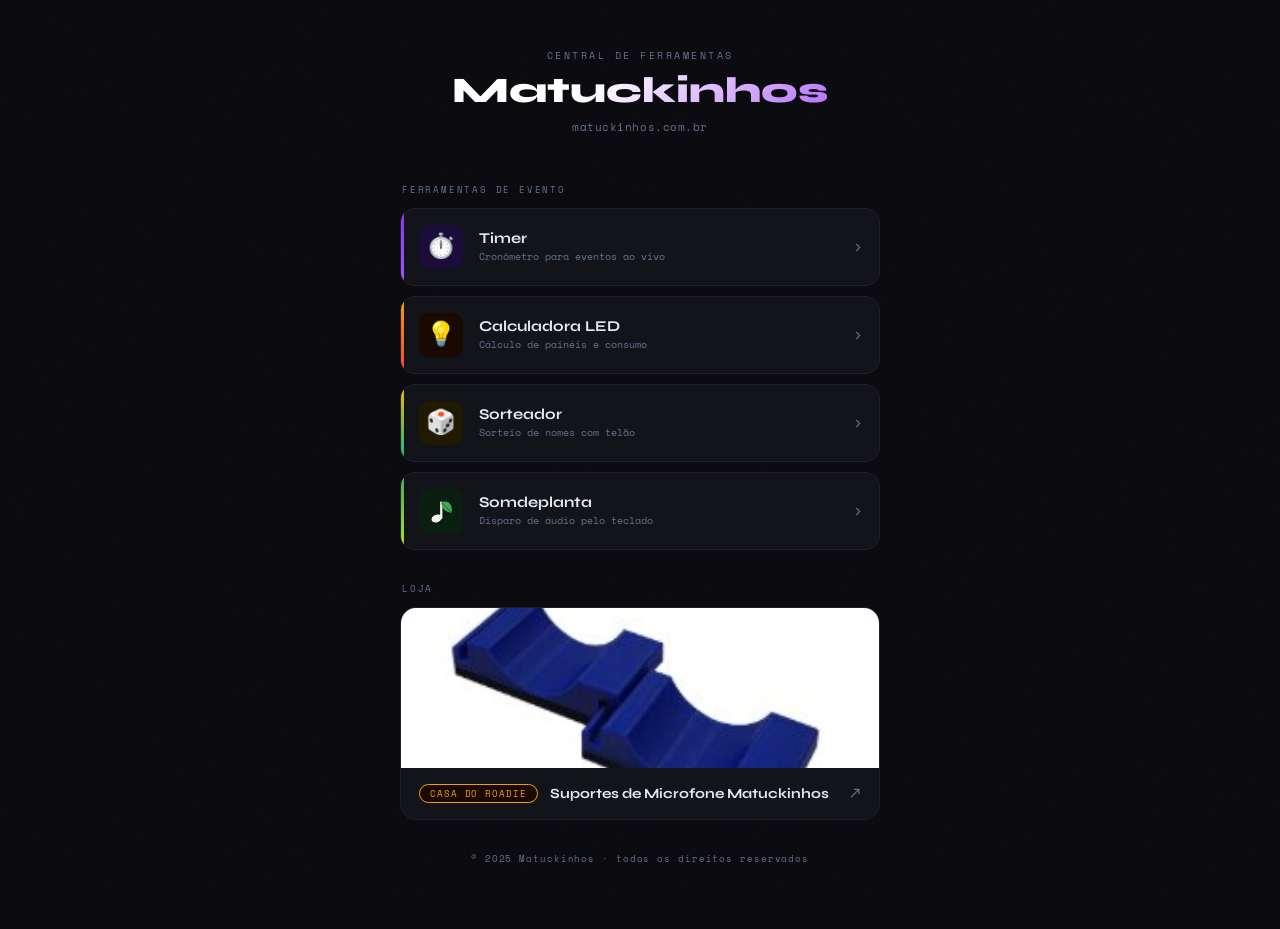
<file: index.html>
<!DOCTYPE html>
<html lang="pt-BR">
<head>
<meta charset="UTF-8">
<meta name="viewport" content="width=device-width, initial-scale=1.0">
<title>Matuckinhos</title>
<link href="https://fonts.googleapis.com/css2?family=Space+Mono:wght@400;700&family=Syne:wght@400;700;800&display=swap" rel="stylesheet">
<style>
  :root {
    --bg:#0a0a0f; --surface:#13131a; --border:#1e1e2e;
    --accent:#7c3aed; --accent2:#a855f7;
    --teal:#0d9488; --teal2:#2dd4bf;
    --text:#e2e8f0; --muted:#64748b;
  }
  *{box-sizing:border-box;margin:0;padding:0;}
  body{background:var(--bg);color:var(--text);font-family:'Syne',sans-serif;min-height:100vh;display:flex;flex-direction:column;align-items:center;padding:48px 20px 64px;}
  .noise{position:fixed;inset:0;pointer-events:none;z-index:0;opacity:.4;background-image:url("data:image/svg+xml,%3Csvg viewBox='0 0 256 256' xmlns='http://www.w3.org/2000/svg'%3E%3Cfilter id='noise'%3E%3CfeTurbulence type='fractalNoise' baseFrequency='0.9' numOctaves='4' stitchTiles='stitch'/%3E%3C/filter%3E%3Crect width='100%25' height='100%25' filter='url(%23noise)' opacity='0.04'/%3E%3C/svg%3E");}
  .wrap{width:100%;max-width:480px;position:relative;z-index:1;}

  /* HEADER */
  .header{margin-bottom:48px;text-align:center;}
  .header-label{font-family:'Space Mono',monospace;font-size:10px;letter-spacing:.25em;color:var(--muted);text-transform:uppercase;margin-bottom:8px;}
  .header-title{font-size:36px;font-weight:800;background:linear-gradient(135deg,#fff 40%,var(--accent2));-webkit-background-clip:text;-webkit-text-fill-color:transparent;line-height:1.1;cursor:default;user-select:none;}
  .header-sub{font-family:'Space Mono',monospace;font-size:11px;color:var(--muted);margin-top:8px;letter-spacing:.05em;}

  /* SECTION LABEL */
  .section-label{font-family:'Space Mono',monospace;font-size:9px;letter-spacing:.2em;color:var(--muted);text-transform:uppercase;margin-bottom:12px;padding-left:2px;}

  /* CARDS */
  .cards{display:flex;flex-direction:column;gap:10px;margin-bottom:32px;}
  .card{display:flex;align-items:center;gap:16px;background:var(--surface);border:1px solid var(--border);border-radius:14px;padding:16px 18px;text-decoration:none;color:var(--text);transition:all .2s;position:relative;overflow:hidden;}
  .card::before{content:'';position:absolute;top:0;left:0;bottom:0;width:3px;}
  .card.timer::before{background:linear-gradient(180deg,var(--accent),var(--accent2));}
  .card.timer:hover{border-color:var(--accent);transform:translateX(3px);}
  .card.led::before{background:linear-gradient(180deg,#f59e0b,#ef4444);}
  .card.led:hover{border-color:#f59e0b;transform:translateX(3px);}
  .card.sorteio::before{background:linear-gradient(180deg,#f5b700,#10b981);}
  .card.sorteio:hover{border-color:#f5b700;transform:translateX(3px);}
  .card.somdeplanta::before{background:linear-gradient(180deg,#46a758,#a3e635);}
  .card.somdeplanta:hover{border-color:#46a758;transform:translateX(3px);}
  .card.remedios::before{background:linear-gradient(180deg,var(--teal),var(--teal2));}
  .card.remedios:hover{border-color:var(--teal);transform:translateX(3px);}
  .card-icon{font-size:24px;flex-shrink:0;width:44px;height:44px;border-radius:10px;display:flex;align-items:center;justify-content:center;}
  .icon-timer{background:#1a0d3a;}
  .icon-led{background:#1a0900;}
  .icon-remedios{background:#042f2e;}
  .icon-sorteio{background:#1f1a00;}
  .icon-somdeplanta{background:#0b1f10;}
  .card-body{flex:1;}
  .card-title{font-size:15px;font-weight:700;margin-bottom:2px;}
  .card-sub{font-family:'Space Mono',monospace;font-size:10px;color:var(--muted);}
  .card-arrow{font-size:16px;color:var(--muted);flex-shrink:0;}

  /* SUPORTE CARD */
  .card-suporte{display:flex;flex-direction:column;background:var(--surface);border:1px solid var(--border);border-radius:16px;text-decoration:none;color:var(--text);transition:all .2s;overflow:hidden;}
  .card-suporte:hover{border-color:#f59e0b;transform:translateY(-2px);box-shadow:0 8px 32px rgba(245,158,11,.15);}
  .suporte-img{width:100%;height:160px;object-fit:cover;object-position:center;display:block;background:#111;}
  .suporte-body{padding:16px 18px;display:flex;align-items:center;gap:12px;}
  .suporte-badge{background:#1a0900;border:1px solid #f59e0b;border-radius:99px;padding:2px 10px;font-family:'Space Mono',monospace;font-size:9px;color:#f59e0b;letter-spacing:.1em;text-transform:uppercase;flex-shrink:0;}
  .suporte-title{font-size:14px;font-weight:700;flex:1;}
  .suporte-arrow{font-size:16px;color:var(--muted);}

  /* SEÇÃO PESSOAL — escondida por padrão */
  .section-pessoal{display:none;margin-bottom:32px;}
  .section-pessoal.visible{display:block;}

  /* LOCK OVERLAY */
  .lock-overlay{display:none;position:fixed;inset:0;z-index:500;background:rgba(0,0,0,.85);backdrop-filter:blur(8px);align-items:center;justify-content:center;padding:32px;}
  .lock-overlay.visible{display:flex;}
  .lock-box{background:var(--surface);border:1px solid var(--border);border-radius:20px;padding:32px 24px;width:100%;max-width:300px;text-align:center;}
  .lock-icon{font-size:32px;margin-bottom:12px;}
  .lock-title{font-size:16px;font-weight:800;margin-bottom:4px;}
  .lock-sub{font-family:'Space Mono',monospace;font-size:9px;color:var(--muted);letter-spacing:.15em;text-transform:uppercase;margin-bottom:24px;}
  .lock-input{background:var(--bg);border:1px solid var(--border);border-radius:10px;padding:12px 16px;font-family:'Space Mono',monospace;font-size:20px;color:var(--text);width:100%;text-align:center;letter-spacing:.3em;outline:none;transition:border-color .2s;margin-bottom:8px;}
  .lock-input:focus{border-color:var(--accent);}
  .lock-input.shake{border-color:#ef4444;animation:shake .3s ease;}
  @keyframes shake{0%,100%{transform:translateX(0)}25%{transform:translateX(-8px)}75%{transform:translateX(8px)}}
  .lock-error{font-family:'Space Mono',monospace;font-size:10px;color:#ef4444;min-height:14px;margin-bottom:16px;}
  .lock-cancel{background:none;border:1px solid var(--border);border-radius:8px;padding:8px 20px;color:var(--muted);font-family:'Syne',sans-serif;font-size:12px;font-weight:700;cursor:pointer;}
  .lock-cancel:hover{border-color:var(--accent);color:var(--text);}

  .footer{font-family:'Space Mono',monospace;font-size:9px;color:var(--muted);text-align:center;margin-top:8px;letter-spacing:.1em;}
</style>
</head>
<body>
<div class="noise"></div>

<!-- LOCK OVERLAY -->
<div class="lock-overlay" id="lockOverlay">
  <div class="lock-box">
    <div class="lock-icon">🔐</div>
    <div class="lock-title">Área pessoal</div>
    <div class="lock-sub">Acesso restrito</div>
    <input class="lock-input" id="lockInput" type="password" placeholder="••••••" maxlength="10">
    <div class="lock-error" id="lockError"></div>
    <button class="lock-cancel" onclick="closeLock()">Cancelar</button>
  </div>
</div>

<div class="wrap">
  <div class="header">
    <div class="header-label">Central de ferramentas</div>
    <div class="header-title" id="mainTitle">Matuckinhos</div>
    <div class="header-sub">matuckinhos.com.br</div>
  </div>

  <div class="section-label">Ferramentas de evento</div>
  <div class="cards">
    <a class="card timer" href="/timer">
      <div class="card-icon icon-timer">⏱️</div>
      <div class="card-body">
        <div class="card-title">Timer</div>
        <div class="card-sub">Cronômetro para eventos ao vivo</div>
      </div>
      <div class="card-arrow">›</div>
    </a>
    <a class="card led" href="/ledcalc">
      <div class="card-icon icon-led">💡</div>
      <div class="card-body">
        <div class="card-title">Calculadora LED</div>
        <div class="card-sub">Cálculo de painéis e consumo</div>
      </div>
      <div class="card-arrow">›</div>
    </a>
    <a class="card sorteio" href="/sorteio">
      <div class="card-icon icon-sorteio">🎲</div>
      <div class="card-body">
        <div class="card-title">Sorteador</div>
        <div class="card-sub">Sorteio de nomes com telão</div>
      </div>
      <div class="card-arrow">›</div>
    </a>
    <a class="card somdeplanta" href="/somdeplanta/">
      <div class="card-icon icon-somdeplanta">
        <svg width="28" height="28" viewBox="0 0 32 32" aria-hidden="true">
          <ellipse cx="11" cy="24.5" rx="6" ry="4.3" transform="rotate(-22 11 24.5)" fill="#f2f2f2"/>
          <rect x="15" y="5" width="2.6" height="20" rx="1.3" fill="#f2f2f2"/>
          <path d="M16.3 6 C 24 3, 30 9, 28 18 C 21.5 17.5, 16.5 13, 16.3 6 Z" fill="#46a758"/>
          <path d="M17.5 7.5 Q 22 11, 27 17" stroke="#0b1f10" stroke-width="1.1" fill="none" stroke-linecap="round" opacity=".55"/>
        </svg>
      </div>
      <div class="card-body">
        <div class="card-title">Somdeplanta</div>
        <div class="card-sub">Disparo de áudio pelo teclado</div>
      </div>
      <div class="card-arrow">›</div>
    </a>
  </div>

  <!-- SEÇÃO PESSOAL — revelada após senha -->
  <div class="section-pessoal" id="secaoPessoal">
    <div class="section-label">Pessoal</div>
    <div class="cards">
      <a class="card remedios" href="/remedios">
        <div class="card-icon icon-remedios">💊</div>
        <div class="card-body">
          <div class="card-title">Tracker de Remédios</div>
          <div class="card-sub">Attenta · Desvenlafaxina · aderência</div>
        </div>
        <div class="card-arrow">›</div>
      </a>
    </div>
  </div>

  <div class="section-label">Loja</div>
  <a class="card-suporte" href="https://www.casadoroadie.com.br/busca?q=matuckinhos" target="_blank" rel="noopener">
    <img class="suporte-img" src="[data-uri]" alt="Suportes de Microfone Matuckinhos">
    <div class="suporte-body">
      <span class="suporte-badge">Casa do Roadie</span>
      <span class="suporte-title">Suportes de Microfone Matuckinhos</span>
      <span class="suporte-arrow">↗</span>
    </div>
  </a>

  <div class="footer" style="margin-top:32px">© 2025 Matuckinhos · todos os direitos reservados</div>
</div>

<script>
const SENHA = '134679';
let clickCount = 0;
let clickTimer = null;

// Triplo clique no título
document.getElementById('mainTitle').addEventListener('click', function() {
  clickCount++;
  clearTimeout(clickTimer);
  clickTimer = setTimeout(function() { clickCount = 0; }, 500);
  if (clickCount >= 3) {
    clickCount = 0;
    clearTimeout(clickTimer);
    openLock();
  }
});

function openLock() {
  document.getElementById('lockOverlay').classList.add('visible');
  setTimeout(function() { document.getElementById('lockInput').focus(); }, 100);
}

function closeLock() {
  document.getElementById('lockOverlay').classList.remove('visible');
  document.getElementById('lockInput').value = '';
  document.getElementById('lockError').textContent = '';
}

document.getElementById('lockInput').addEventListener('keydown', function(e) {
  if (e.key === 'Enter') tryUnlock();
});

function tryUnlock() {
  var input = document.getElementById('lockInput');
  var err = document.getElementById('lockError');
  if (input.value === SENHA) {
    sessionStorage.setItem('pessoal_auth', '1');
    closeLock();
    document.getElementById('secaoPessoal').classList.add('visible');
  } else {
    input.classList.add('shake');
    err.textContent = 'senha incorreta';
    input.value = '';
    setTimeout(function() {
      input.classList.remove('shake');
      err.textContent = '';
    }, 800);
  }
}

// Se já autenticado nesta sessão, mostrar seção pessoal direto
if (sessionStorage.getItem('pessoal_auth') === '1') {
  document.getElementById('secaoPessoal').classList.add('visible');
}
</script>
</body>
</html>
</file>
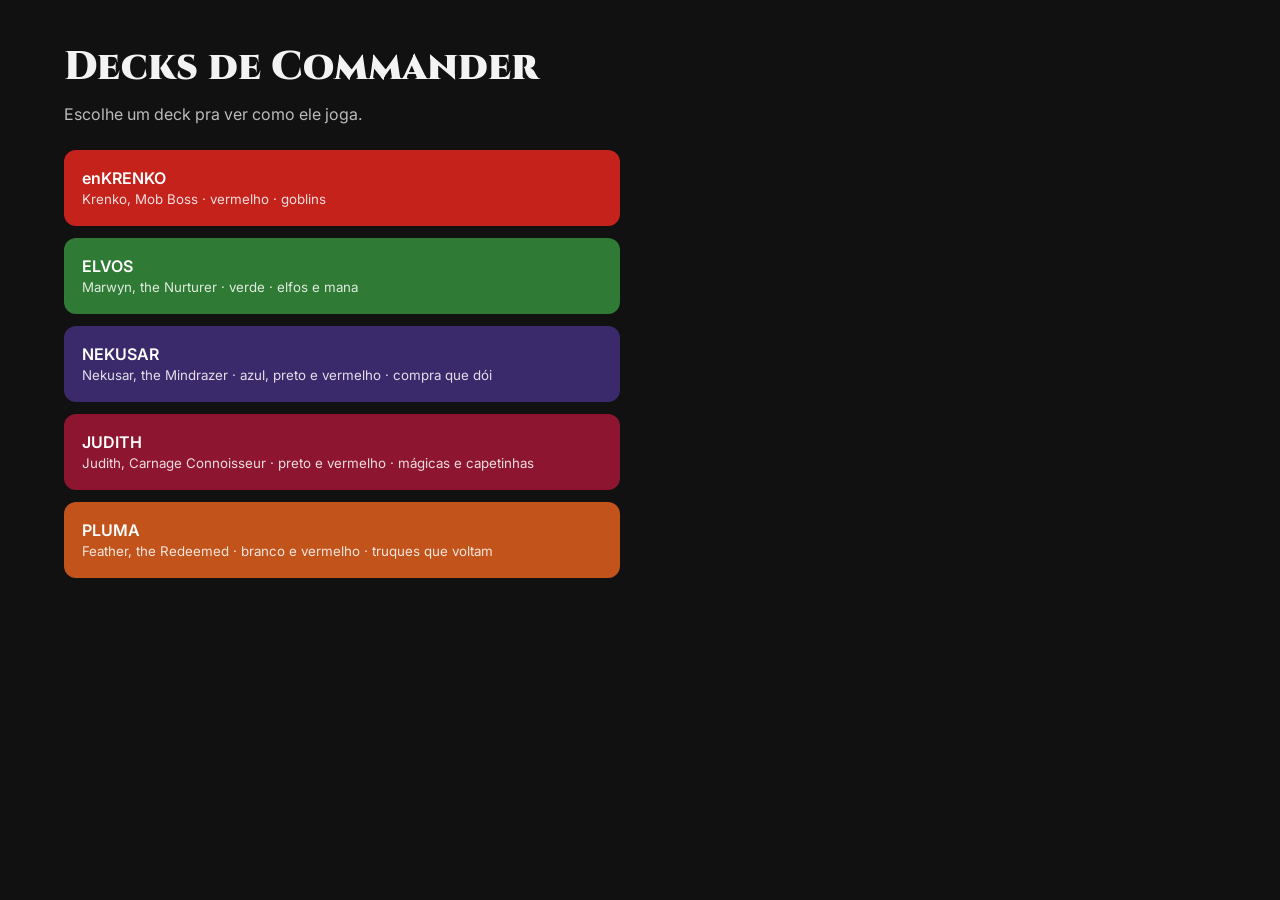
<file: decks/index.html>
<!DOCTYPE html><html lang="pt-BR"><head><meta charset="utf-8"><meta name="viewport" content="width=device-width, initial-scale=1"><title>Decks do João</title>
<link href="https://fonts.googleapis.com/css2?family=Cinzel:wght@900&family=Inter:wght@400;600&display=swap" rel="stylesheet">
<style>body{margin:0;font:16px/1.5 Inter,sans-serif;background:#111;color:#f3f3f3;padding:40px max(5vw,18px)}h1{font:900 40px Cinzel,serif;margin:0 0 8px}p{color:#bbb;margin:0 0 24px}a{display:block;color:#fff;text-decoration:none;font-weight:600;padding:16px 18px;border-radius:12px;margin-bottom:12px;max-width:520px}a small{display:block;font-weight:400;opacity:.85}</style></head>
<body><h1>Decks de Commander</h1><p>Escolhe um deck pra ver como ele joga.</p>
<a href="krenko/" style="background:#c4221b">enKRENKO<small>Krenko, Mob Boss · vermelho · goblins</small></a>
<a href="elvos/" style="background:#2f7a34">ELVOS<small>Marwyn, the Nurturer · verde · elfos e mana</small></a>
<a href="nekusar/" style="background:#3b2a6b">NEKUSAR<small>Nekusar, the Mindrazer · azul, preto e vermelho · compra que dói</small></a>
<a href="judith/" style="background:#8e1530">JUDITH<small>Judith, Carnage Connoisseur · preto e vermelho · mágicas e capetinhas</small></a>
<a href="pluma/" style="background:#c2541b">PLUMA<small>Feather, the Redeemed · branco e vermelho · truques que voltam</small></a>
</body></html>
</file>
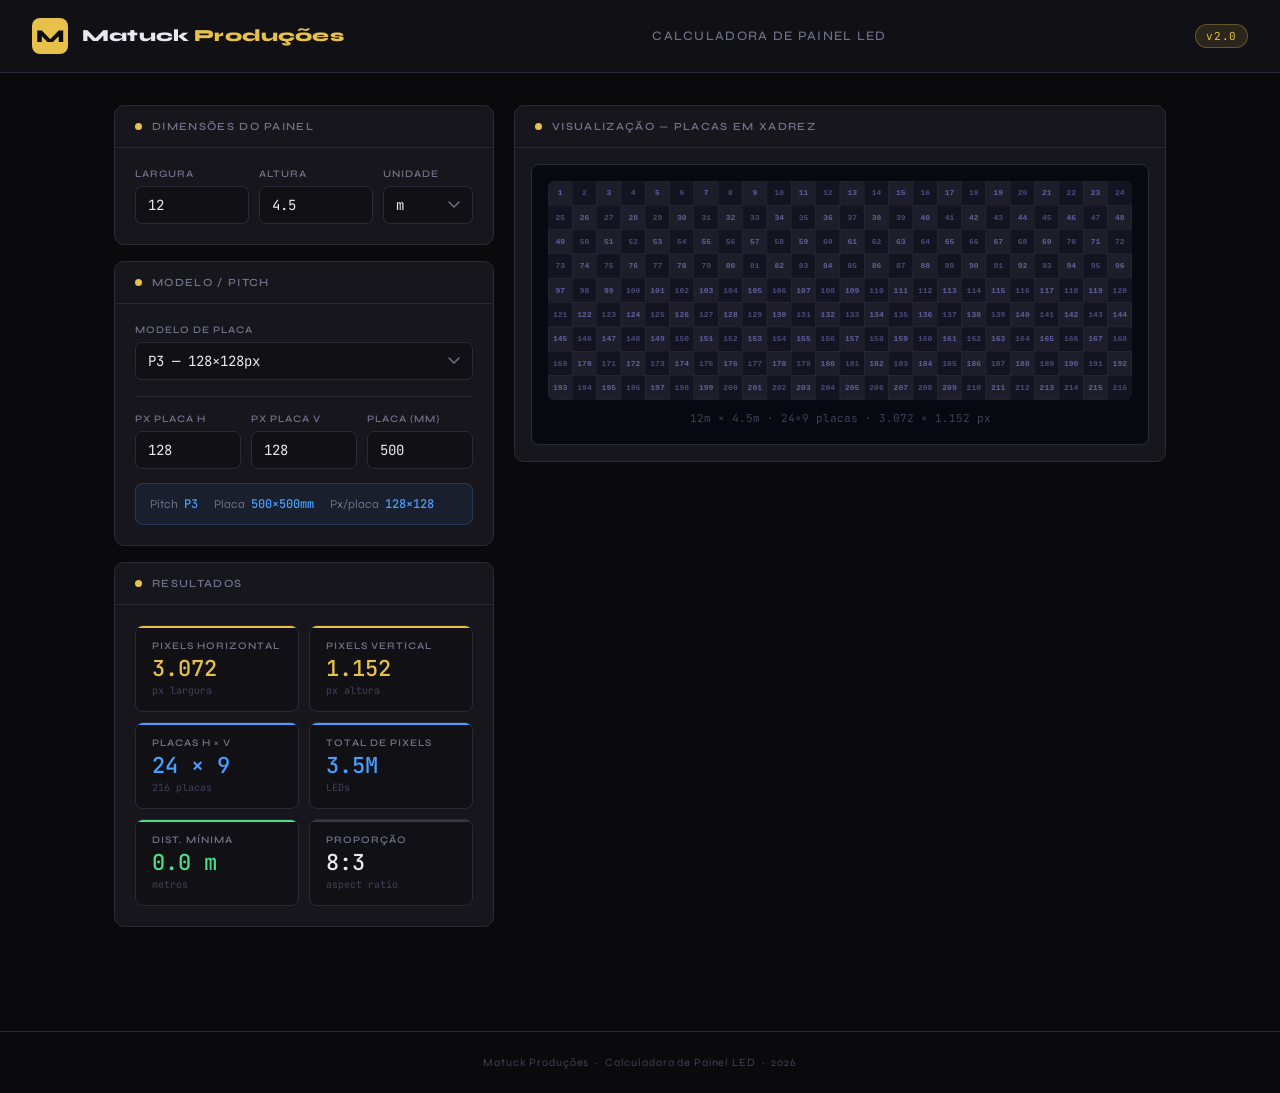
<file: ledcalc/index.html>
<!DOCTYPE html>
<html lang="pt-BR">
<head>
<meta charset="UTF-8"/>
<meta name="viewport" content="width=device-width, initial-scale=1.0"/>
<title>Calculadora de Painel LED — Matuck Produções</title>
<link href="https://fonts.googleapis.com/css2?family=Syne:wght@400;500;600;700;800&family=JetBrains+Mono:wght@400;500&display=swap" rel="stylesheet"/>
<style>
  :root {
    --bg:       #0a0a0c;
    --surface:  #111115;
    --panel:    #16161c;
    --border:   #2a2a35;
    --border2:  #3a3a48;
    --accent:   #e8c14a;
    --accent2:  #f5d76e;
    --text:     #e8e8f0;
    --muted:    #7070888;
    --muted:    #707088;
    --dim:      #404058;
    --info:     #4a9eff;
    --success:  #4adf8a;
    --radius:   10px;
    --mono:     'JetBrains Mono', monospace;
    --sans:     'Syne', sans-serif;
  }

  *, *::before, *::after { box-sizing: border-box; margin: 0; padding: 0; }

  body {
    background: var(--bg);
    color: var(--text);
    font-family: var(--sans);
    min-height: 100vh;
    padding: 0;
  }

  /* ── HEADER ── */
  header {
    display: flex;
    align-items: center;
    justify-content: space-between;
    padding: 18px 32px;
    border-bottom: 1px solid var(--border);
    background: var(--surface);
    position: sticky;
    top: 0;
    z-index: 100;
  }

  .logo-wrap {
    display: flex;
    align-items: center;
    gap: 14px;
  }

  .logo-mark {
    width: 36px;
    height: 36px;
    border-radius: 8px;
    background: var(--accent);
    display: flex;
    align-items: center;
    justify-content: center;
    font-size: 18px;
    font-weight: 800;
    color: #0a0a0c;
    flex-shrink: 0;
  }

  .logo-text {
    display: flex;
    flex-direction: column;
    line-height: 1.15;
  }

  .logo-text strong {
    font-size: 17px;
    font-weight: 800;
    color: var(--text);
    letter-spacing: 0.01em;
  }

  .logo-text strong em {
    font-style: normal;
    color: var(--accent);
  }

  .logo-text span {
    font-size: 10px;
    color: var(--muted);
    font-weight: 500;
    letter-spacing: 0.18em;
    text-transform: uppercase;
  }

  .header-title {
    font-size: 13px;
    font-weight: 500;
    color: var(--muted);
    letter-spacing: 0.1em;
    text-transform: uppercase;
  }

  .header-badge {
    font-family: var(--mono);
    font-size: 11px;
    padding: 4px 10px;
    background: rgba(232,193,74,0.12);
    border: 1px solid rgba(232,193,74,0.3);
    border-radius: 20px;
    color: var(--accent);
    letter-spacing: 0.06em;
  }

  /* ── LAYOUT ── */
  .container {
    max-width: 1100px;
    margin: 0 auto;
    padding: 32px 24px 64px;
  }

  .grid-2 {
    display: grid;
    grid-template-columns: 380px 1fr;
    gap: 20px;
    align-items: start;
  }

  .col-left { display: flex; flex-direction: column; gap: 16px; }
  .col-right { display: flex; flex-direction: column; gap: 16px; }

  /* ── CARDS ── */
  .card {
    background: var(--panel);
    border: 1px solid var(--border);
    border-radius: var(--radius);
    overflow: hidden;
  }

  .card-head {
    padding: 14px 20px;
    border-bottom: 1px solid var(--border);
    display: flex;
    align-items: center;
    gap: 10px;
  }

  .card-head-dot {
    width: 7px; height: 7px;
    border-radius: 50%;
    background: var(--accent);
    flex-shrink: 0;
  }

  .card-head h2 {
    font-size: 11px;
    font-weight: 600;
    letter-spacing: 0.12em;
    text-transform: uppercase;
    color: var(--muted);
  }

  .card-body { padding: 20px; }

  /* ── FORM FIELDS ── */
  .field-group {
    display: flex;
    gap: 10px;
    margin-bottom: 14px;
  }

  .field-group:last-child { margin-bottom: 0; }

  .field {
    display: flex;
    flex-direction: column;
    gap: 6px;
    flex: 1;
  }

  .field label {
    font-size: 10px;
    font-weight: 600;
    letter-spacing: 0.1em;
    text-transform: uppercase;
    color: var(--muted);
  }

  .field input,
  .field select {
    background: var(--surface);
    border: 1px solid var(--border);
    border-radius: 7px;
    color: var(--text);
    font-family: var(--mono);
    font-size: 14px;
    padding: 9px 12px;
    width: 100%;
    transition: border-color 0.15s;
    outline: none;
    -webkit-appearance: none;
    appearance: none;
  }

  .field select {
    background-image: url("data:image/svg+xml,%3Csvg xmlns='http://www.w3.org/2000/svg' width='12' height='8' fill='none'%3E%3Cpath d='M1 1l5 5 5-5' stroke='%23707088' stroke-width='1.5' stroke-linecap='round'/%3E%3C/svg%3E");
    background-repeat: no-repeat;
    background-position: right 12px center;
    padding-right: 32px;
    cursor: pointer;
  }

  .field input:focus,
  .field select:focus {
    border-color: var(--accent);
    box-shadow: 0 0 0 3px rgba(232,193,74,0.1);
  }

  .field select option {
    background: #1a1a22;
    color: var(--text);
  }

  .divider {
    border: none;
    border-top: 1px solid var(--border);
    margin: 16px 0;
  }

  /* ── INFO BAND ── */
  .info-band {
    background: rgba(74,158,255,0.07);
    border: 1px solid rgba(74,158,255,0.2);
    border-radius: 8px;
    padding: 12px 14px;
    display: flex;
    flex-wrap: wrap;
    gap: 8px 16px;
    margin-top: 14px;
  }

  .info-band-item {
    display: flex;
    align-items: center;
    gap: 6px;
    font-size: 12px;
  }

  .info-band-label { color: var(--muted); }
  .info-band-val { font-family: var(--mono); color: var(--info); font-weight: 500; }

  /* ── METRICS ── */
  .metrics-grid {
    display: grid;
    grid-template-columns: 1fr 1fr;
    gap: 10px;
  }

  .metric {
    background: var(--surface);
    border: 1px solid var(--border);
    border-radius: 8px;
    padding: 14px 16px;
    position: relative;
    overflow: hidden;
  }

  .metric::before {
    content: '';
    position: absolute;
    top: 0; left: 0; right: 0;
    height: 2px;
    background: var(--border2);
  }

  .metric.hi::before { background: var(--accent); }
  .metric.info-m::before { background: var(--info); }
  .metric.green::before { background: var(--success); }

  .metric-label {
    font-size: 10px;
    font-weight: 600;
    letter-spacing: 0.1em;
    text-transform: uppercase;
    color: var(--muted);
    margin-bottom: 6px;
  }

  .metric-value {
    font-family: var(--mono);
    font-size: 22px;
    font-weight: 500;
    color: var(--text);
    line-height: 1;
  }

  .metric.hi .metric-value { color: var(--accent); }
  .metric.info-m .metric-value { color: var(--info); }
  .metric.green .metric-value { color: var(--success); }

  .metric-sub {
    font-size: 10px;
    color: var(--dim);
    margin-top: 4px;
    font-family: var(--mono);
  }

  /* ── PREVIEW ── */
  .preview-shell {
    background: #080810;
    border: 1px solid var(--border);
    border-radius: 8px;
    padding: 16px;
    display: flex;
    flex-direction: column;
    align-items: center;
    gap: 10px;
    min-height: 200px;
  }

  #preview-svg-wrap {
    display: flex;
    align-items: center;
    justify-content: center;
    width: 100%;
  }

  .preview-legend {
    font-family: var(--mono);
    font-size: 11px;
    color: var(--dim);
    text-align: center;
    line-height: 1.6;
  }

  /* ── WARNING ── */
  .warn-box {
    background: rgba(255,160,50,0.08);
    border: 1px solid rgba(255,160,50,0.25);
    border-radius: 7px;
    padding: 10px 14px;
    font-size: 12px;
    color: #f5a040;
    margin-top: 12px;
    display: none;
  }

  /* ── FOOTER ── */
  footer {
    text-align: center;
    padding: 24px;
    color: var(--dim);
    font-size: 11px;
    letter-spacing: 0.08em;
    border-top: 1px solid var(--border);
    margin-top: 40px;
  }

  /* ── SCROLLBAR ── */
  ::-webkit-scrollbar { width: 6px; }
  ::-webkit-scrollbar-track { background: var(--bg); }
  ::-webkit-scrollbar-thumb { background: var(--border2); border-radius: 3px; }

  @media (max-width: 780px) {
    .grid-2 { grid-template-columns: 1fr; }
    header { padding: 14px 18px; }
    .container { padding: 20px 14px 48px; }
    .metrics-grid { grid-template-columns: 1fr 1fr; }
    .header-title { display: none; }
  }
</style>
</head>
<body>

<header>
  <div class="logo-wrap">
    <div class="logo-mark">M</div>
    <div class="logo-text">
      <strong>Matuck <em>Produções</em></strong>
    </div>
  </div>

  <span class="header-title">Calculadora de Painel LED</span>
  <span class="header-badge">v2.0</span>
</header>

<div class="container">
  <div class="grid-2">

    <!-- COL ESQUERDA: inputs -->
    <div class="col-left">

      <div class="card">
        <div class="card-head">
          <div class="card-head-dot"></div>
          <h2>Dimensões do painel</h2>
        </div>
        <div class="card-body">
          <div class="field-group">
            <div class="field">
              <label>Largura</label>
              <input type="number" id="w" value="12" min="0.1" step="0.1"/>
            </div>
            <div class="field">
              <label>Altura</label>
              <input type="number" id="h" value="4.5" min="0.1" step="0.1"/>
            </div>
            <div class="field" style="max-width:90px">
              <label>Unidade</label>
              <select id="unit">
                <option value="m">m</option>
                <option value="cm">cm</option>
                <option value="mm">mm</option>
              </select>
            </div>
          </div>
        </div>
      </div>

      <div class="card">
        <div class="card-head">
          <div class="card-head-dot"></div>
          <h2>Modelo / Pitch</h2>
        </div>
        <div class="card-body">
          <div class="field-group">
            <div class="field">
              <label>Modelo de placa</label>
              <select id="pitch-preset">
                <option value="1.25:500:400:400">P1.25 — 400×400px</option>
                <option value="1.5:500:333:333">P1.5 — 333×333px</option>
                <option value="1.9:500:256:256">P1.9 — 256×256px</option>
                <option value="2.5:500:200:200">P2.5 — 200×200px</option>
                <option value="2.6:500:192:192">P2.6 — 192×192px</option>
                <option value="2.9:500:168:168">P2.9 — 168×168px</option>
                <option value="3:500:128:128" selected>P3 — 128×128px</option>
                <option value="3.91:500:128:128">P3.91 — 128×128px</option>
                <option value="4:500:125:125">P4 — 125×125px</option>
                <option value="4.81:500:104:104">P4.81 — 104×104px</option>
                <option value="5:500:100:100">P5 — 100×100px</option>
                <option value="6:500:84:84">P6 — 84×84px</option>
                <option value="8:500:62:62">P8 — 62×62px</option>
                <option value="10:500:50:50">P10 — 50×50px</option>
                <option value="custom:500:0:0">— personalizado —</option>
              </select>
            </div>
          </div>
          <hr class="divider"/>
          <div class="field-group">
            <div class="field">
              <label>Px placa H</label>
              <input type="number" id="ppw" value="128" min="1"/>
            </div>
            <div class="field">
              <label>Px placa V</label>
              <input type="number" id="pph" value="128" min="1"/>
            </div>
            <div class="field">
              <label>Placa (mm)</label>
              <input type="number" id="pmm" value="500" min="1"/>
            </div>
          </div>

          <div class="info-band">
            <div class="info-band-item">
              <span class="info-band-label">Pitch</span>
              <span class="info-band-val" id="ii-pitch">P3</span>
            </div>
            <div class="info-band-item">
              <span class="info-band-label">Placa</span>
              <span class="info-band-val" id="ii-mm">500×500mm</span>
            </div>
            <div class="info-band-item">
              <span class="info-band-label">Px/placa</span>
              <span class="info-band-val" id="ii-px">128×128</span>
            </div>
          </div>

          <div class="warn-box" id="warn"></div>
        </div>
      </div>

      <!-- Resultados numéricos -->
      <div class="card">
        <div class="card-head">
          <div class="card-head-dot"></div>
          <h2>Resultados</h2>
        </div>
        <div class="card-body">
          <div class="metrics-grid">
            <div class="metric hi">
              <div class="metric-label">Pixels horizontal</div>
              <div class="metric-value" id="r-pxw">—</div>
              <div class="metric-sub">px largura</div>
            </div>
            <div class="metric hi">
              <div class="metric-label">Pixels vertical</div>
              <div class="metric-value" id="r-pxh">—</div>
              <div class="metric-sub">px altura</div>
            </div>
            <div class="metric info-m">
              <div class="metric-label">Placas H × V</div>
              <div class="metric-value" id="r-phv">—</div>
              <div class="metric-sub" id="r-ptot">— placas</div>
            </div>
            <div class="metric info-m">
              <div class="metric-label">Total de pixels</div>
              <div class="metric-value" id="r-total">—</div>
              <div class="metric-sub">LEDs</div>
            </div>
            <div class="metric green">
              <div class="metric-label">Dist. mínima</div>
              <div class="metric-value" id="r-dist">—</div>
              <div class="metric-sub">metros</div>
            </div>
            <div class="metric">
              <div class="metric-label">Proporção</div>
              <div class="metric-value" id="r-ratio">—</div>
              <div class="metric-sub">aspect ratio</div>
            </div>
          </div>
        </div>
      </div>

    </div><!-- /col-left -->

    <!-- COL DIREITA: preview -->
    <div class="col-right">
      <div class="card" style="height:100%">
        <div class="card-head">
          <div class="card-head-dot"></div>
          <h2>Visualização — placas em xadrez</h2>
        </div>
        <div class="card-body" style="padding:16px">
          <div class="preview-shell">
            <div id="preview-svg-wrap"></div>
            <div class="preview-legend" id="preview-legend">—</div>
          </div>
        </div>
      </div>
    </div>

  </div><!-- /grid-2 -->
</div>

<footer>
  Matuck Produções &nbsp;·&nbsp; Calculadora de Painel LED &nbsp;·&nbsp; <span id="yr"></span>
</footer>

<script>
document.getElementById('yr').textContent = new Date().getFullYear();

const toMM = { m:1000, cm:10, mm:1 };

function gcd(a,b){ return b===0?a:gcd(b,a%b); }

function fmtN(n){
  if(n>=1000000) return (n/1000000).toFixed(1)+'M';
  if(n>=10000) return Math.round(n/1000)+'k';
  return Math.round(n).toLocaleString('pt-BR');
}

function getPitch(){
  return document.getElementById('pitch-preset').value.split(':')[0];
}

function calc(){
  const wVal = parseFloat(document.getElementById('w').value)||0;
  const hVal = parseFloat(document.getElementById('h').value)||0;
  const unit = document.getElementById('unit').value;
  const ppw  = parseInt(document.getElementById('ppw').value)||1;
  const pph  = parseInt(document.getElementById('pph').value)||1;
  const pmm  = parseInt(document.getElementById('pmm').value)||500;
  const pitch = getPitch();

  const wMM = wVal * toMM[unit];
  const hMM = hVal * toMM[unit];

  const plH = Math.round(wMM / pmm);
  const plV = Math.round(hMM / pmm);
  const pxW = plH * ppw;
  const pxH = plV * pph;
  const tot = pxW * pxH;
  const totPl = plH * plV;
  const dist = (parseFloat(pitch) * 3 / 1000).toFixed(1);

  const g = gcd(pxW, pxH);
  const rW = g ? pxW/g : pxW;
  const rH = g ? pxH/g : pxH;
  const ratio = rW > 30 ? `${pxW}:${pxH}` : `${rW}:${rH}`;

  document.getElementById('r-pxw').textContent   = pxW.toLocaleString('pt-BR');
  document.getElementById('r-pxh').textContent   = pxH.toLocaleString('pt-BR');
  document.getElementById('r-phv').textContent   = `${plH} × ${plV}`;
  document.getElementById('r-ptot').textContent  = totPl + ' placas';
  document.getElementById('r-total').textContent = fmtN(tot);
  document.getElementById('r-dist').textContent  = dist + ' m';
  document.getElementById('r-ratio').textContent = ratio;
  document.getElementById('ii-pitch').textContent = 'P' + pitch;
  document.getElementById('ii-mm').textContent   = `${pmm}×${pmm}mm`;
  document.getElementById('ii-px').textContent   = `${ppw}×${pph}`;

  const unitL = { m:'m', cm:'cm', mm:'mm' };
  document.getElementById('preview-legend').textContent =
    `${wVal}${unitL[unit]} × ${hVal}${unitL[unit]}  ·  ${plH}×${plV} placas  ·  ${pxW.toLocaleString('pt-BR')} × ${pxH.toLocaleString('pt-BR')} px`;

  const warn = document.getElementById('warn');
  if(plH<1||plV<1){ warn.style.display='block'; warn.textContent='⚠ Painel menor que uma placa. Verifique as dimensões.'; }
  else if(totPl>800){ warn.style.display='block'; warn.textContent='⚠ Número muito alto de placas — confira os valores.'; }
  else { warn.style.display='none'; }

  drawGrid(plH, plV, ppw, pph);
}

function drawGrid(cols, rows, ppw, pph){
  const wrap = document.getElementById('preview-svg-wrap');
  if(cols<1||rows<1){ wrap.innerHTML=''; return; }

  const MAX_W = (wrap.offsetWidth||600);
  const MAX_H = 480;
  const aspect = cols/rows;
  let sW, sH;
  if(aspect > MAX_W/MAX_H){ sW=MAX_W; sH=Math.round(MAX_W/aspect); }
  else { sH=MAX_H; sW=Math.round(MAX_H*aspect); }
  sW=Math.max(sW,60); sH=Math.max(sH,40);

  const cW = sW/cols;
  const cH = sH/rows;
  const fills = ['#1e1e2a','#141420'];
  const strokes = ['#2e2e42','#22222e'];
  const numC = ['#6060a0','#4a4a7a'];
  const subC = ['#404060','#363650'];

  const showNum = cW>22 && cH>14;
  const showPx  = cW>54 && cH>30;
  const nFs = Math.max(8, Math.min(13, cW*0.18));
  const sFs = Math.max(7, Math.min(10, cW*0.13));

  let s = `<svg width="${sW}" height="${sH}" xmlns="http://www.w3.org/2000/svg" style="display:block;border-radius:6px;">`;
  let n=1;
  for(let r=0;r<rows;r++){
    for(let c=0;c<cols;c++){
      const x=(c*cW).toFixed(2), y=(r*cH).toFixed(2);
      const ci=(r+c)%2;
      s+=`<rect x="${x}" y="${y}" width="${cW.toFixed(2)}" height="${cH.toFixed(2)}" fill="${fills[ci]}" stroke="${strokes[ci]}" stroke-width="0.5"/>`;
      const cx=(c*cW+cW/2).toFixed(1);
      if(showNum && showPx){
        const ny=(r*cH+cH/2-sFs*0.9).toFixed(1);
        const sy=(r*cH+cH/2+nFs*0.55).toFixed(1);
        s+=`<text x="${cx}" y="${ny}" text-anchor="middle" dominant-baseline="middle" font-size="${nFs}" fill="${numC[ci]}" font-family="monospace" font-weight="600">${n}</text>`;
        s+=`<text x="${cx}" y="${sy}" text-anchor="middle" dominant-baseline="middle" font-size="${sFs}" fill="${subC[ci]}" font-family="monospace">${ppw}×${pph}</text>`;
      } else if(showNum){
        const ny=(r*cH+cH/2).toFixed(1);
        s+=`<text x="${cx}" y="${ny}" text-anchor="middle" dominant-baseline="middle" font-size="${nFs}" fill="${numC[ci]}" font-family="monospace" font-weight="600">${n}</text>`;
      }
      n++;
    }
  }
  s+='</svg>';
  wrap.innerHTML=s;
}

document.getElementById('pitch-preset').addEventListener('change', function(){
  const p = this.value.split(':');
  if(p[0]==='custom') return;
  document.getElementById('pmm').value = p[1];
  document.getElementById('ppw').value = p[2];
  document.getElementById('pph').value = p[3];
  calc();
});

['w','h','unit','ppw','pph','pmm'].forEach(id=>{
  document.getElementById(id).addEventListener('input', calc);
});

window.addEventListener('resize', ()=>{ calc(); });
calc();
</script>
</body>
</html>
</file>
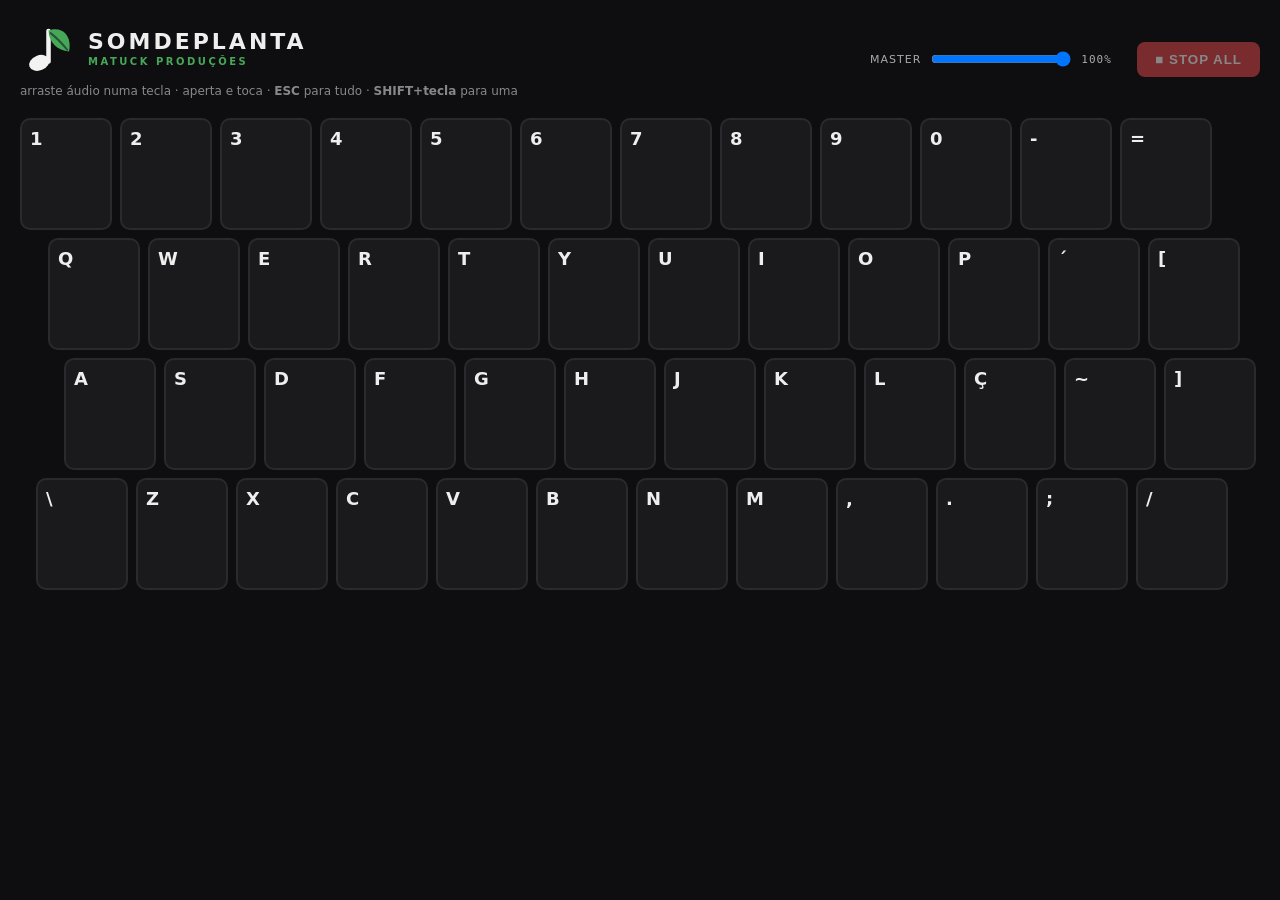
<file: somdeplanta/index.html>
<!doctype html><html lang="pt-BR"><head><meta charset="utf-8"><meta name="viewport" content="width=device-width,initial-scale=1"><title>Somdeplanta · Matuckinhos</title><link rel="icon" type="image/svg+xml" href="data:image/svg+xml,%3Csvg%20xmlns%3D%22http%3A//www.w3.org/2000/svg%22%20viewBox%3D%220%200%2032%2032%22%3E%20%20%3Cellipse%20cx%3D%2211%22%20cy%3D%2224.5%22%20rx%3D%226%22%20ry%3D%224.3%22%20transform%3D%22rotate%28-22%2011%2024.5%29%22%20fill%3D%22%23f2f2f2%22/%3E%20%20%3Crect%20x%3D%2215%22%20y%3D%225%22%20width%3D%222.6%22%20height%3D%2220%22%20rx%3D%221.3%22%20fill%3D%22%23f2f2f2%22/%3E%20%20%3Cpath%20d%3D%22M16.3%206%20C%2024%203%2C%2030%209%2C%2028%2018%20C%2021.5%2017.5%2C%2016.5%2013%2C%2016.3%206%20Z%22%20fill%3D%22%2346a758%22/%3E%20%20%3Cpath%20d%3D%22M17.5%207.5%20Q%2022%2011%2C%2027%2017%22%20stroke%3D%22%230e0e10%22%20stroke-width%3D%221.1%22%20fill%3D%22none%22%20stroke-linecap%3D%22round%22%20opacity%3D%22.55%22/%3E%3C/svg%3E"><style>body{margin:0;background:#0e0e10}</style></head><body><div id="root"></div><script>
(()=>{var df=Object.create;var ku=Object.defineProperty;var pf=Object.getOwnPropertyDescriptor;var mf=Object.getOwnPropertyNames;var hf=Object.getPrototypeOf,vf=Object.prototype.hasOwnProperty;var Je=(e,t)=>()=>{try{return t||e((t={exports:{}}).exports,t),t.exports}catch(n){throw t=0,n}};var yf=(e,t,n,r)=>{if(t&&typeof t=="object"||typeof t=="function")for(let l of mf(t))!vf.call(e,l)&&l!==n&&ku(e,l,{get:()=>t[l],enumerable:!(r=pf(t,l))||r.enumerable});return e};var Rt=(e,t,n)=>(n=e!=null?df(hf(e)):{},yf(t||!e||!e.__esModule?ku(n,"default",{value:e,enumerable:!0}):n,e));var Mu=Je(F=>{"use strict";var Pn=Symbol.for("react.element"),gf=Symbol.for("react.portal"),wf=Symbol.for("react.fragment"),kf=Symbol.for("react.strict_mode"),Sf=Symbol.for("react.profiler"),xf=Symbol.for("react.provider"),Ef=Symbol.for("react.context"),Cf=Symbol.for("react.forward_ref"),_f=Symbol.for("react.suspense"),Pf=Symbol.for("react.memo"),Nf=Symbol.for("react.lazy"),Su=Symbol.iterator;function Tf(e){return e===null||typeof e!="object"?null:(e=Su&&e[Su]||e["@@iterator"],typeof e=="function"?e:null)}var Cu={isMounted:function(){return!1},enqueueForceUpdate:function(){},enqueueReplaceState:function(){},enqueueSetState:function(){}},_u=Object.assign,Pu={};function Gt(e,t,n){this.props=e,this.context=t,this.refs=Pu,this.updater=n||Cu}Gt.prototype.isReactComponent={};Gt.prototype.setState=function(e,t){if(typeof e!="object"&&typeof e!="function"&&e!=null)throw Error("setState(...): takes an object of state variables to update or a function which returns an object of state variables.");this.updater.enqueueSetState(this,e,t,"setState")};Gt.prototype.forceUpdate=function(e){this.updater.enqueueForceUpdate(this,e,"forceUpdate")};function Nu(){}Nu.prototype=Gt.prototype;function Gl(e,t,n){this.props=e,this.context=t,this.refs=Pu,this.updater=n||Cu}var Zl=Gl.prototype=new Nu;Zl.constructor=Gl;_u(Zl,Gt.prototype);Zl.isPureReactComponent=!0;var xu=Array.isArray,Tu=Object.prototype.hasOwnProperty,Jl={current:null},zu={key:!0,ref:!0,__self:!0,__source:!0};function Lu(e,t,n){var r,l={},o=null,i=null;if(t!=null)for(r in t.ref!==void 0&&(i=t.ref),t.key!==void 0&&(o=""+t.key),t)Tu.call(t,r)&&!zu.hasOwnProperty(r)&&(l[r]=t[r]);var u=arguments.length-2;if(u===1)l.children=n;else if(1<u){for(var s=Array(u),c=0;c<u;c++)s[c]=arguments[c+2];l.children=s}if(e&&e.defaultProps)for(r in u=e.defaultProps,u)l[r]===void 0&&(l[r]=u[r]);return{$$typeof:Pn,type:e,key:o,ref:i,props:l,_owner:Jl.current}}function zf(e,t){return{$$typeof:Pn,type:e.type,key:t,ref:e.ref,props:e.props,_owner:e._owner}}function ql(e){return typeof e=="object"&&e!==null&&e.$$typeof===Pn}function Lf(e){var t={"=":"=0",":":"=2"};return"$"+e.replace(/[=:]/g,function(n){return t[n]})}var Eu=/\/+/g;function Xl(e,t){return typeof e=="object"&&e!==null&&e.key!=null?Lf(""+e.key):t.toString(36)}function Sr(e,t,n,r,l){var o=typeof e;(o==="undefined"||o==="boolean")&&(e=null);var i=!1;if(e===null)i=!0;else switch(o){case"string":case"number":i=!0;break;case"object":switch(e.$$typeof){case Pn:case gf:i=!0}}if(i)return i=e,l=l(i),e=r===""?"."+Xl(i,0):r,xu(l)?(n="",e!=null&&(n=e.replace(Eu,"$&/")+"/"),Sr(l,t,n,"",function(c){return c})):l!=null&&(ql(l)&&(l=zf(l,n+(!l.key||i&&i.key===l.key?"":(""+l.key).replace(Eu,"$&/")+"/")+e)),t.push(l)),1;if(i=0,r=r===""?".":r+":",xu(e))for(var u=0;u<e.length;u++){o=e[u];var s=r+Xl(o,u);i+=Sr(o,t,n,s,l)}else if(s=Tf(e),typeof s=="function")for(e=s.call(e),u=0;!(o=e.next()).done;)o=o.value,s=r+Xl(o,u++),i+=Sr(o,t,n,s,l);else if(o==="object")throw t=String(e),Error("Objects are not valid as a React child (found: "+(t==="[object Object]"?"object with keys {"+Object.keys(e).join(", ")+"}":t)+"). If you meant to render a collection of children, use an array instead.");return i}function kr(e,t,n){if(e==null)return e;var r=[],l=0;return Sr(e,r,"","",function(o){return t.call(n,o,l++)}),r}function Rf(e){if(e._status===-1){var t=e._result;t=t(),t.then(function(n){(e._status===0||e._status===-1)&&(e._status=1,e._result=n)},function(n){(e._status===0||e._status===-1)&&(e._status=2,e._result=n)}),e._status===-1&&(e._status=0,e._result=t)}if(e._status===1)return e._result.default;throw e._result}var pe={current:null},xr={transition:null},Mf={ReactCurrentDispatcher:pe,ReactCurrentBatchConfig:xr,ReactCurrentOwner:Jl};function Ru(){throw Error("act(...) is not supported in production builds of React.")}F.Children={map:kr,forEach:function(e,t,n){kr(e,function(){t.apply(this,arguments)},n)},count:function(e){var t=0;return kr(e,function(){t++}),t},toArray:function(e){return kr(e,function(t){return t})||[]},only:function(e){if(!ql(e))throw Error("React.Children.only expected to receive a single React element child.");return e}};F.Component=Gt;F.Fragment=wf;F.Profiler=Sf;F.PureComponent=Gl;F.StrictMode=kf;F.Suspense=_f;F.__SECRET_INTERNALS_DO_NOT_USE_OR_YOU_WILL_BE_FIRED=Mf;F.act=Ru;F.cloneElement=function(e,t,n){if(e==null)throw Error("React.cloneElement(...): The argument must be a React element, but you passed "+e+".");var r=_u({},e.props),l=e.key,o=e.ref,i=e._owner;if(t!=null){if(t.ref!==void 0&&(o=t.ref,i=Jl.current),t.key!==void 0&&(l=""+t.key),e.type&&e.type.defaultProps)var u=e.type.defaultProps;for(s in t)Tu.call(t,s)&&!zu.hasOwnProperty(s)&&(r[s]=t[s]===void 0&&u!==void 0?u[s]:t[s])}var s=arguments.length-2;if(s===1)r.children=n;else if(1<s){u=Array(s);for(var c=0;c<s;c++)u[c]=arguments[c+2];r.children=u}return{$$typeof:Pn,type:e.type,key:l,ref:o,props:r,_owner:i}};F.createContext=function(e){return e={$$typeof:Ef,_currentValue:e,_currentValue2:e,_threadCount:0,Provider:null,Consumer:null,_defaultValue:null,_globalName:null},e.Provider={$$typeof:xf,_context:e},e.Consumer=e};F.createElement=Lu;F.createFactory=function(e){var t=Lu.bind(null,e);return t.type=e,t};F.createRef=function(){return{current:null}};F.forwardRef=function(e){return{$$typeof:Cf,render:e}};F.isValidElement=ql;F.lazy=function(e){return{$$typeof:Nf,_payload:{_status:-1,_result:e},_init:Rf}};F.memo=function(e,t){return{$$typeof:Pf,type:e,compare:t===void 0?null:t}};F.startTransition=function(e){var t=xr.transition;xr.transition={};try{e()}finally{xr.transition=t}};F.unstable_act=Ru;F.useCallback=function(e,t){return pe.current.useCallback(e,t)};F.useContext=function(e){return pe.current.useContext(e)};F.useDebugValue=function(){};F.useDeferredValue=function(e){return pe.current.useDeferredValue(e)};F.useEffect=function(e,t){return pe.current.useEffect(e,t)};F.useId=function(){return pe.current.useId()};F.useImperativeHandle=function(e,t,n){return pe.current.useImperativeHandle(e,t,n)};F.useInsertionEffect=function(e,t){return pe.current.useInsertionEffect(e,t)};F.useLayoutEffect=function(e,t){return pe.current.useLayoutEffect(e,t)};F.useMemo=function(e,t){return pe.current.useMemo(e,t)};F.useReducer=function(e,t,n){return pe.current.useReducer(e,t,n)};F.useRef=function(e){return pe.current.useRef(e)};F.useState=function(e){return pe.current.useState(e)};F.useSyncExternalStore=function(e,t,n){return pe.current.useSyncExternalStore(e,t,n)};F.useTransition=function(){return pe.current.useTransition()};F.version="18.3.1"});var Nn=Je((bp,Ou)=>{"use strict";Ou.exports=Mu()});var Wu=Je(W=>{"use strict";function no(e,t){var n=e.length;e.push(t);e:for(;0<n;){var r=n-1>>>1,l=e[r];if(0<Er(l,t))e[r]=t,e[n]=l,n=r;else break e}}function je(e){return e.length===0?null:e[0]}function _r(e){if(e.length===0)return null;var t=e[0],n=e.pop();if(n!==t){e[0]=n;e:for(var r=0,l=e.length,o=l>>>1;r<o;){var i=2*(r+1)-1,u=e[i],s=i+1,c=e[s];if(0>Er(u,n))s<l&&0>Er(c,u)?(e[r]=c,e[s]=n,r=s):(e[r]=u,e[i]=n,r=i);else if(s<l&&0>Er(c,n))e[r]=c,e[s]=n,r=s;else break e}}return t}function Er(e,t){var n=e.sortIndex-t.sortIndex;return n!==0?n:e.id-t.id}typeof performance=="object"&&typeof performance.now=="function"?(Du=performance,W.unstable_now=function(){return Du.now()}):(bl=Date,Iu=bl.now(),W.unstable_now=function(){return bl.now()-Iu});var Du,bl,Iu,Ke=[],at=[],Of=1,Le=null,se=3,Pr=!1,Mt=!1,zn=!1,Uu=typeof setTimeout=="function"?setTimeout:null,Au=typeof clearTimeout=="function"?clearTimeout:null,Fu=typeof setImmediate<"u"?setImmediate:null;typeof navigator<"u"&&navigator.scheduling!==void 0&&navigator.scheduling.isInputPending!==void 0&&navigator.scheduling.isInputPending.bind(navigator.scheduling);function ro(e){for(var t=je(at);t!==null;){if(t.callback===null)_r(at);else if(t.startTime<=e)_r(at),t.sortIndex=t.expirationTime,no(Ke,t);else break;t=je(at)}}function lo(e){if(zn=!1,ro(e),!Mt)if(je(Ke)!==null)Mt=!0,io(oo);else{var t=je(at);t!==null&&uo(lo,t.startTime-e)}}function oo(e,t){Mt=!1,zn&&(zn=!1,Au(Ln),Ln=-1),Pr=!0;var n=se;try{for(ro(t),Le=je(Ke);Le!==null&&(!(Le.expirationTime>t)||e&&!Vu());){var r=Le.callback;if(typeof r=="function"){Le.callback=null,se=Le.priorityLevel;var l=r(Le.expirationTime<=t);t=W.unstable_now(),typeof l=="function"?Le.callback=l:Le===je(Ke)&&_r(Ke),ro(t)}else _r(Ke);Le=je(Ke)}if(Le!==null)var o=!0;else{var i=je(at);i!==null&&uo(lo,i.startTime-t),o=!1}return o}finally{Le=null,se=n,Pr=!1}}var Nr=!1,Cr=null,Ln=-1,Bu=5,$u=-1;function Vu(){return!(W.unstable_now()-$u<Bu)}function eo(){if(Cr!==null){var e=W.unstable_now();$u=e;var t=!0;try{t=Cr(!0,e)}finally{t?Tn():(Nr=!1,Cr=null)}}else Nr=!1}var Tn;typeof Fu=="function"?Tn=function(){Fu(eo)}:typeof MessageChannel<"u"?(to=new MessageChannel,ju=to.port2,to.port1.onmessage=eo,Tn=function(){ju.postMessage(null)}):Tn=function(){Uu(eo,0)};var to,ju;function io(e){Cr=e,Nr||(Nr=!0,Tn())}function uo(e,t){Ln=Uu(function(){e(W.unstable_now())},t)}W.unstable_IdlePriority=5;W.unstable_ImmediatePriority=1;W.unstable_LowPriority=4;W.unstable_NormalPriority=3;W.unstable_Profiling=null;W.unstable_UserBlockingPriority=2;W.unstable_cancelCallback=function(e){e.callback=null};W.unstable_continueExecution=function(){Mt||Pr||(Mt=!0,io(oo))};W.unstable_forceFrameRate=function(e){0>e||125<e?console.error("forceFrameRate takes a positive int between 0 and 125, forcing frame rates higher than 125 fps is not supported"):Bu=0<e?Math.floor(1e3/e):5};W.unstable_getCurrentPriorityLevel=function(){return se};W.unstable_getFirstCallbackNode=function(){return je(Ke)};W.unstable_next=function(e){switch(se){case 1:case 2:case 3:var t=3;break;default:t=se}var n=se;se=t;try{return e()}finally{se=n}};W.unstable_pauseExecution=function(){};W.unstable_requestPaint=function(){};W.unstable_runWithPriority=function(e,t){switch(e){case 1:case 2:case 3:case 4:case 5:break;default:e=3}var n=se;se=e;try{return t()}finally{se=n}};W.unstable_scheduleCallback=function(e,t,n){var r=W.unstable_now();switch(typeof n=="object"&&n!==null?(n=n.delay,n=typeof n=="number"&&0<n?r+n:r):n=r,e){case 1:var l=-1;break;case 2:l=250;break;case 5:l=1073741823;break;case 4:l=1e4;break;default:l=5e3}return l=n+l,e={id:Of++,callback:t,priorityLevel:e,startTime:n,expirationTime:l,sortIndex:-1},n>r?(e.sortIndex=n,no(at,e),je(Ke)===null&&e===je(at)&&(zn?(Au(Ln),Ln=-1):zn=!0,uo(lo,n-r))):(e.sortIndex=l,no(Ke,e),Mt||Pr||(Mt=!0,io(oo))),e};W.unstable_shouldYield=Vu;W.unstable_wrapCallback=function(e){var t=se;return function(){var n=se;se=t;try{return e.apply(this,arguments)}finally{se=n}}}});var Ku=Je((tm,Hu)=>{"use strict";Hu.exports=Wu()});var Gc=Je(Te=>{"use strict";var Df=Nn(),Pe=Ku();function w(e){for(var t="https://reactjs.org/docs/error-decoder.html?invariant="+e,n=1;n<arguments.length;n++)t+="&args[]="+encodeURIComponent(arguments[n]);return"Minified React error #"+e+"; visit "+t+" for the full message or use the non-minified dev environment for full errors and additional helpful warnings."}var qs=new Set,qn={};function Kt(e,t){yn(e,t),yn(e+"Capture",t)}function yn(e,t){for(qn[e]=t,e=0;e<t.length;e++)qs.add(t[e])}var rt=!(typeof window>"u"||typeof window.document>"u"||typeof window.document.createElement>"u"),Ro=Object.prototype.hasOwnProperty,If=/^[:A-Z_a-z\u00C0-\u00D6\u00D8-\u00F6\u00F8-\u02FF\u0370-\u037D\u037F-\u1FFF\u200C-\u200D\u2070-\u218F\u2C00-\u2FEF\u3001-\uD7FF\uF900-\uFDCF\uFDF0-\uFFFD][:A-Z_a-z\u00C0-\u00D6\u00D8-\u00F6\u00F8-\u02FF\u0370-\u037D\u037F-\u1FFF\u200C-\u200D\u2070-\u218F\u2C00-\u2FEF\u3001-\uD7FF\uF900-\uFDCF\uFDF0-\uFFFD\-.0-9\u00B7\u0300-\u036F\u203F-\u2040]*$/,Qu={},Yu={};function Ff(e){return Ro.call(Yu,e)?!0:Ro.call(Qu,e)?!1:If.test(e)?Yu[e]=!0:(Qu[e]=!0,!1)}function jf(e,t,n,r){if(n!==null&&n.type===0)return!1;switch(typeof t){case"function":case"symbol":return!0;case"boolean":return r?!1:n!==null?!n.acceptsBooleans:(e=e.toLowerCase().slice(0,5),e!=="data-"&&e!=="aria-");default:return!1}}function Uf(e,t,n,r){if(t===null||typeof t>"u"||jf(e,t,n,r))return!0;if(r)return!1;if(n!==null)switch(n.type){case 3:return!t;case 4:return t===!1;case 5:return isNaN(t);case 6:return isNaN(t)||1>t}return!1}function ve(e,t,n,r,l,o,i){this.acceptsBooleans=t===2||t===3||t===4,this.attributeName=r,this.attributeNamespace=l,this.mustUseProperty=n,this.propertyName=e,this.type=t,this.sanitizeURL=o,this.removeEmptyString=i}var ue={};"children dangerouslySetInnerHTML defaultValue defaultChecked innerHTML suppressContentEditableWarning suppressHydrationWarning style".split(" ").forEach(function(e){ue[e]=new ve(e,0,!1,e,null,!1,!1)});[["acceptCharset","accept-charset"],["className","class"],["htmlFor","for"],["httpEquiv","http-equiv"]].forEach(function(e){var t=e[0];ue[t]=new ve(t,1,!1,e[1],null,!1,!1)});["contentEditable","draggable","spellCheck","value"].forEach(function(e){ue[e]=new ve(e,2,!1,e.toLowerCase(),null,!1,!1)});["autoReverse","externalResourcesRequired","focusable","preserveAlpha"].forEach(function(e){ue[e]=new ve(e,2,!1,e,null,!1,!1)});"allowFullScreen async autoFocus autoPlay controls default defer disabled disablePictureInPicture disableRemotePlayback formNoValidate hidden loop noModule noValidate open playsInline readOnly required reversed scoped seamless itemScope".split(" ").forEach(function(e){ue[e]=new ve(e,3,!1,e.toLowerCase(),null,!1,!1)});["checked","multiple","muted","selected"].forEach(function(e){ue[e]=new ve(e,3,!0,e,null,!1,!1)});["capture","download"].forEach(function(e){ue[e]=new ve(e,4,!1,e,null,!1,!1)});["cols","rows","size","span"].forEach(function(e){ue[e]=new ve(e,6,!1,e,null,!1,!1)});["rowSpan","start"].forEach(function(e){ue[e]=new ve(e,5,!1,e.toLowerCase(),null,!1,!1)});var Ei=/[\-:]([a-z])/g;function Ci(e){return e[1].toUpperCase()}"accent-height alignment-baseline arabic-form baseline-shift cap-height clip-path clip-rule color-interpolation color-interpolation-filters color-profile color-rendering dominant-baseline enable-background fill-opacity fill-rule flood-color flood-opacity font-family font-size font-size-adjust font-stretch font-style font-variant font-weight glyph-name glyph-orientation-horizontal glyph-orientation-vertical horiz-adv-x horiz-origin-x image-rendering letter-spacing lighting-color marker-end marker-mid marker-start overline-position overline-thickness paint-order panose-1 pointer-events rendering-intent shape-rendering stop-color stop-opacity strikethrough-position strikethrough-thickness stroke-dasharray stroke-dashoffset stroke-linecap stroke-linejoin stroke-miterlimit stroke-opacity stroke-width text-anchor text-decoration text-rendering underline-position underline-thickness unicode-bidi unicode-range units-per-em v-alphabetic v-hanging v-ideographic v-mathematical vector-effect vert-adv-y vert-origin-x vert-origin-y word-spacing writing-mode xmlns:xlink x-height".split(" ").forEach(function(e){var t=e.replace(Ei,Ci);ue[t]=new ve(t,1,!1,e,null,!1,!1)});"xlink:actuate xlink:arcrole xlink:role xlink:show xlink:title xlink:type".split(" ").forEach(function(e){var t=e.replace(Ei,Ci);ue[t]=new ve(t,1,!1,e,"http://www.w3.org/1999/xlink",!1,!1)});["xml:base","xml:lang","xml:space"].forEach(function(e){var t=e.replace(Ei,Ci);ue[t]=new ve(t,1,!1,e,"http://www.w3.org/XML/1998/namespace",!1,!1)});["tabIndex","crossOrigin"].forEach(function(e){ue[e]=new ve(e,1,!1,e.toLowerCase(),null,!1,!1)});ue.xlinkHref=new ve("xlinkHref",1,!1,"xlink:href","http://www.w3.org/1999/xlink",!0,!1);["src","href","action","formAction"].forEach(function(e){ue[e]=new ve(e,1,!1,e.toLowerCase(),null,!0,!0)});function _i(e,t,n,r){var l=ue.hasOwnProperty(t)?ue[t]:null;(l!==null?l.type!==0:r||!(2<t.length)||t[0]!=="o"&&t[0]!=="O"||t[1]!=="n"&&t[1]!=="N")&&(Uf(t,n,l,r)&&(n=null),r||l===null?Ff(t)&&(n===null?e.removeAttribute(t):e.setAttribute(t,""+n)):l.mustUseProperty?e[l.propertyName]=n===null?l.type===3?!1:"":n:(t=l.attributeName,r=l.attributeNamespace,n===null?e.removeAttribute(t):(l=l.type,n=l===3||l===4&&n===!0?"":""+n,r?e.setAttributeNS(r,t,n):e.setAttribute(t,n))))}var ut=Df.__SECRET_INTERNALS_DO_NOT_USE_OR_YOU_WILL_BE_FIRED,Tr=Symbol.for("react.element"),qt=Symbol.for("react.portal"),bt=Symbol.for("react.fragment"),Pi=Symbol.for("react.strict_mode"),Mo=Symbol.for("react.profiler"),bs=Symbol.for("react.provider"),ea=Symbol.for("react.context"),Ni=Symbol.for("react.forward_ref"),Oo=Symbol.for("react.suspense"),Do=Symbol.for("react.suspense_list"),Ti=Symbol.for("react.memo"),ft=Symbol.for("react.lazy"),ta=Symbol.for("react.offscreen"),Xu=Symbol.iterator;function Rn(e){return e===null||typeof e!="object"?null:(e=Xu&&e[Xu]||e["@@iterator"],typeof e=="function"?e:null)}var Z=Object.assign,so;function An(e){if(so===void 0)try{throw Error()}catch(n){var t=n.stack.trim().match(/\n( *(at )?)/);so=t&&t[1]||""}return`
`+so+e}var ao=!1;function co(e,t){if(!e||ao)return"";ao=!0;var n=Error.prepareStackTrace;Error.prepareStackTrace=void 0;try{if(t)if(t=function(){throw Error()},Object.defineProperty(t.prototype,"props",{set:function(){throw Error()}}),typeof Reflect=="object"&&Reflect.construct){try{Reflect.construct(t,[])}catch(c){var r=c}Reflect.construct(e,[],t)}else{try{t.call()}catch(c){r=c}e.call(t.prototype)}else{try{throw Error()}catch(c){r=c}e()}}catch(c){if(c&&r&&typeof c.stack=="string"){for(var l=c.stack.split(`
`),o=r.stack.split(`
`),i=l.length-1,u=o.length-1;1<=i&&0<=u&&l[i]!==o[u];)u--;for(;1<=i&&0<=u;i--,u--)if(l[i]!==o[u]){if(i!==1||u!==1)do if(i--,u--,0>u||l[i]!==o[u]){var s=`
`+l[i].replace(" at new "," at ");return e.displayName&&s.includes("<anonymous>")&&(s=s.replace("<anonymous>",e.displayName)),s}while(1<=i&&0<=u);break}}}finally{ao=!1,Error.prepareStackTrace=n}return(e=e?e.displayName||e.name:"")?An(e):""}function Af(e){switch(e.tag){case 5:return An(e.type);case 16:return An("Lazy");case 13:return An("Suspense");case 19:return An("SuspenseList");case 0:case 2:case 15:return e=co(e.type,!1),e;case 11:return e=co(e.type.render,!1),e;case 1:return e=co(e.type,!0),e;default:return""}}function Io(e){if(e==null)return null;if(typeof e=="function")return e.displayName||e.name||null;if(typeof e=="string")return e;switch(e){case bt:return"Fragment";case qt:return"Portal";case Mo:return"Profiler";case Pi:return"StrictMode";case Oo:return"Suspense";case Do:return"SuspenseList"}if(typeof e=="object")switch(e.$$typeof){case ea:return(e.displayName||"Context")+".Consumer";case bs:return(e._context.displayName||"Context")+".Provider";case Ni:var t=e.render;return e=e.displayName,e||(e=t.displayName||t.name||"",e=e!==""?"ForwardRef("+e+")":"ForwardRef"),e;case Ti:return t=e.displayName||null,t!==null?t:Io(e.type)||"Memo";case ft:t=e._payload,e=e._init;try{return Io(e(t))}catch{}}return null}function Bf(e){var t=e.type;switch(e.tag){case 24:return"Cache";case 9:return(t.displayName||"Context")+".Consumer";case 10:return(t._context.displayName||"Context")+".Provider";case 18:return"DehydratedFragment";case 11:return e=t.render,e=e.displayName||e.name||"",t.displayName||(e!==""?"ForwardRef("+e+")":"ForwardRef");case 7:return"Fragment";case 5:return t;case 4:return"Portal";case 3:return"Root";case 6:return"Text";case 16:return Io(t);case 8:return t===Pi?"StrictMode":"Mode";case 22:return"Offscreen";case 12:return"Profiler";case 21:return"Scope";case 13:return"Suspense";case 19:return"SuspenseList";case 25:return"TracingMarker";case 1:case 0:case 17:case 2:case 14:case 15:if(typeof t=="function")return t.displayName||t.name||null;if(typeof t=="string")return t}return null}function _t(e){switch(typeof e){case"boolean":case"number":case"string":case"undefined":return e;case"object":return e;default:return""}}function na(e){var t=e.type;return(e=e.nodeName)&&e.toLowerCase()==="input"&&(t==="checkbox"||t==="radio")}function $f(e){var t=na(e)?"checked":"value",n=Object.getOwnPropertyDescriptor(e.constructor.prototype,t),r=""+e[t];if(!e.hasOwnProperty(t)&&typeof n<"u"&&typeof n.get=="function"&&typeof n.set=="function"){var l=n.get,o=n.set;return Object.defineProperty(e,t,{configurable:!0,get:function(){return l.call(this)},set:function(i){r=""+i,o.call(this,i)}}),Object.defineProperty(e,t,{enumerable:n.enumerable}),{getValue:function(){return r},setValue:function(i){r=""+i},stopTracking:function(){e._valueTracker=null,delete e[t]}}}}function zr(e){e._valueTracker||(e._valueTracker=$f(e))}function ra(e){if(!e)return!1;var t=e._valueTracker;if(!t)return!0;var n=t.getValue(),r="";return e&&(r=na(e)?e.checked?"true":"false":e.value),e=r,e!==n?(t.setValue(e),!0):!1}function rl(e){if(e=e||(typeof document<"u"?document:void 0),typeof e>"u")return null;try{return e.activeElement||e.body}catch{return e.body}}function Fo(e,t){var n=t.checked;return Z({},t,{defaultChecked:void 0,defaultValue:void 0,value:void 0,checked:n??e._wrapperState.initialChecked})}function Gu(e,t){var n=t.defaultValue==null?"":t.defaultValue,r=t.checked!=null?t.checked:t.defaultChecked;n=_t(t.value!=null?t.value:n),e._wrapperState={initialChecked:r,initialValue:n,controlled:t.type==="checkbox"||t.type==="radio"?t.checked!=null:t.value!=null}}function la(e,t){t=t.checked,t!=null&&_i(e,"checked",t,!1)}function jo(e,t){la(e,t);var n=_t(t.value),r=t.type;if(n!=null)r==="number"?(n===0&&e.value===""||e.value!=n)&&(e.value=""+n):e.value!==""+n&&(e.value=""+n);else if(r==="submit"||r==="reset"){e.removeAttribute("value");return}t.hasOwnProperty("value")?Uo(e,t.type,n):t.hasOwnProperty("defaultValue")&&Uo(e,t.type,_t(t.defaultValue)),t.checked==null&&t.defaultChecked!=null&&(e.defaultChecked=!!t.defaultChecked)}function Zu(e,t,n){if(t.hasOwnProperty("value")||t.hasOwnProperty("defaultValue")){var r=t.type;if(!(r!=="submit"&&r!=="reset"||t.value!==void 0&&t.value!==null))return;t=""+e._wrapperState.initialValue,n||t===e.value||(e.value=t),e.defaultValue=t}n=e.name,n!==""&&(e.name=""),e.defaultChecked=!!e._wrapperState.initialChecked,n!==""&&(e.name=n)}function Uo(e,t,n){(t!=="number"||rl(e.ownerDocument)!==e)&&(n==null?e.defaultValue=""+e._wrapperState.initialValue:e.defaultValue!==""+n&&(e.defaultValue=""+n))}var Bn=Array.isArray;function fn(e,t,n,r){if(e=e.options,t){t={};for(var l=0;l<n.length;l++)t["$"+n[l]]=!0;for(n=0;n<e.length;n++)l=t.hasOwnProperty("$"+e[n].value),e[n].selected!==l&&(e[n].selected=l),l&&r&&(e[n].defaultSelected=!0)}else{for(n=""+_t(n),t=null,l=0;l<e.length;l++){if(e[l].value===n){e[l].selected=!0,r&&(e[l].defaultSelected=!0);return}t!==null||e[l].disabled||(t=e[l])}t!==null&&(t.selected=!0)}}function Ao(e,t){if(t.dangerouslySetInnerHTML!=null)throw Error(w(91));return Z({},t,{value:void 0,defaultValue:void 0,children:""+e._wrapperState.initialValue})}function Ju(e,t){var n=t.value;if(n==null){if(n=t.children,t=t.defaultValue,n!=null){if(t!=null)throw Error(w(92));if(Bn(n)){if(1<n.length)throw Error(w(93));n=n[0]}t=n}t==null&&(t=""),n=t}e._wrapperState={initialValue:_t(n)}}function oa(e,t){var n=_t(t.value),r=_t(t.defaultValue);n!=null&&(n=""+n,n!==e.value&&(e.value=n),t.defaultValue==null&&e.defaultValue!==n&&(e.defaultValue=n)),r!=null&&(e.defaultValue=""+r)}function qu(e){var t=e.textContent;t===e._wrapperState.initialValue&&t!==""&&t!==null&&(e.value=t)}function ia(e){switch(e){case"svg":return"http://www.w3.org/2000/svg";case"math":return"http://www.w3.org/1998/Math/MathML";default:return"http://www.w3.org/1999/xhtml"}}function Bo(e,t){return e==null||e==="http://www.w3.org/1999/xhtml"?ia(t):e==="http://www.w3.org/2000/svg"&&t==="foreignObject"?"http://www.w3.org/1999/xhtml":e}var Lr,ua=(function(e){return typeof MSApp<"u"&&MSApp.execUnsafeLocalFunction?function(t,n,r,l){MSApp.execUnsafeLocalFunction(function(){return e(t,n,r,l)})}:e})(function(e,t){if(e.namespaceURI!=="http://www.w3.org/2000/svg"||"innerHTML"in e)e.innerHTML=t;else{for(Lr=Lr||document.createElement("div"),Lr.innerHTML="<svg>"+t.valueOf().toString()+"</svg>",t=Lr.firstChild;e.firstChild;)e.removeChild(e.firstChild);for(;t.firstChild;)e.appendChild(t.firstChild)}});function bn(e,t){if(t){var n=e.firstChild;if(n&&n===e.lastChild&&n.nodeType===3){n.nodeValue=t;return}}e.textContent=t}var Wn={animationIterationCount:!0,aspectRatio:!0,borderImageOutset:!0,borderImageSlice:!0,borderImageWidth:!0,boxFlex:!0,boxFlexGroup:!0,boxOrdinalGroup:!0,columnCount:!0,columns:!0,flex:!0,flexGrow:!0,flexPositive:!0,flexShrink:!0,flexNegative:!0,flexOrder:!0,gridArea:!0,gridRow:!0,gridRowEnd:!0,gridRowSpan:!0,gridRowStart:!0,gridColumn:!0,gridColumnEnd:!0,gridColumnSpan:!0,gridColumnStart:!0,fontWeight:!0,lineClamp:!0,lineHeight:!0,opacity:!0,order:!0,orphans:!0,tabSize:!0,widows:!0,zIndex:!0,zoom:!0,fillOpacity:!0,floodOpacity:!0,stopOpacity:!0,strokeDasharray:!0,strokeDashoffset:!0,strokeMiterlimit:!0,strokeOpacity:!0,strokeWidth:!0},Vf=["Webkit","ms","Moz","O"];Object.keys(Wn).forEach(function(e){Vf.forEach(function(t){t=t+e.charAt(0).toUpperCase()+e.substring(1),Wn[t]=Wn[e]})});function sa(e,t,n){return t==null||typeof t=="boolean"||t===""?"":n||typeof t!="number"||t===0||Wn.hasOwnProperty(e)&&Wn[e]?(""+t).trim():t+"px"}function aa(e,t){e=e.style;for(var n in t)if(t.hasOwnProperty(n)){var r=n.indexOf("--")===0,l=sa(n,t[n],r);n==="float"&&(n="cssFloat"),r?e.setProperty(n,l):e[n]=l}}var Wf=Z({menuitem:!0},{area:!0,base:!0,br:!0,col:!0,embed:!0,hr:!0,img:!0,input:!0,keygen:!0,link:!0,meta:!0,param:!0,source:!0,track:!0,wbr:!0});function $o(e,t){if(t){if(Wf[e]&&(t.children!=null||t.dangerouslySetInnerHTML!=null))throw Error(w(137,e));if(t.dangerouslySetInnerHTML!=null){if(t.children!=null)throw Error(w(60));if(typeof t.dangerouslySetInnerHTML!="object"||!("__html"in t.dangerouslySetInnerHTML))throw Error(w(61))}if(t.style!=null&&typeof t.style!="object")throw Error(w(62))}}function Vo(e,t){if(e.indexOf("-")===-1)return typeof t.is=="string";switch(e){case"annotation-xml":case"color-profile":case"font-face":case"font-face-src":case"font-face-uri":case"font-face-format":case"font-face-name":case"missing-glyph":return!1;default:return!0}}var Wo=null;function zi(e){return e=e.target||e.srcElement||window,e.correspondingUseElement&&(e=e.correspondingUseElement),e.nodeType===3?e.parentNode:e}var Ho=null,dn=null,pn=null;function bu(e){if(e=yr(e)){if(typeof Ho!="function")throw Error(w(280));var t=e.stateNode;t&&(t=Rl(t),Ho(e.stateNode,e.type,t))}}function ca(e){dn?pn?pn.push(e):pn=[e]:dn=e}function fa(){if(dn){var e=dn,t=pn;if(pn=dn=null,bu(e),t)for(e=0;e<t.length;e++)bu(t[e])}}function da(e,t){return e(t)}function pa(){}var fo=!1;function ma(e,t,n){if(fo)return e(t,n);fo=!0;try{return da(e,t,n)}finally{fo=!1,(dn!==null||pn!==null)&&(pa(),fa())}}function er(e,t){var n=e.stateNode;if(n===null)return null;var r=Rl(n);if(r===null)return null;n=r[t];e:switch(t){case"onClick":case"onClickCapture":case"onDoubleClick":case"onDoubleClickCapture":case"onMouseDown":case"onMouseDownCapture":case"onMouseMove":case"onMouseMoveCapture":case"onMouseUp":case"onMouseUpCapture":case"onMouseEnter":(r=!r.disabled)||(e=e.type,r=!(e==="button"||e==="input"||e==="select"||e==="textarea")),e=!r;break e;default:e=!1}if(e)return null;if(n&&typeof n!="function")throw Error(w(231,t,typeof n));return n}var Ko=!1;if(rt)try{Zt={},Object.defineProperty(Zt,"passive",{get:function(){Ko=!0}}),window.addEventListener("test",Zt,Zt),window.removeEventListener("test",Zt,Zt)}catch{Ko=!1}var Zt;function Hf(e,t,n,r,l,o,i,u,s){var c=Array.prototype.slice.call(arguments,3);try{t.apply(n,c)}catch(p){this.onError(p)}}var Hn=!1,ll=null,ol=!1,Qo=null,Kf={onError:function(e){Hn=!0,ll=e}};function Qf(e,t,n,r,l,o,i,u,s){Hn=!1,ll=null,Hf.apply(Kf,arguments)}function Yf(e,t,n,r,l,o,i,u,s){if(Qf.apply(this,arguments),Hn){if(Hn){var c=ll;Hn=!1,ll=null}else throw Error(w(198));ol||(ol=!0,Qo=c)}}function Qt(e){var t=e,n=e;if(e.alternate)for(;t.return;)t=t.return;else{e=t;do t=e,(t.flags&4098)!==0&&(n=t.return),e=t.return;while(e)}return t.tag===3?n:null}function ha(e){if(e.tag===13){var t=e.memoizedState;if(t===null&&(e=e.alternate,e!==null&&(t=e.memoizedState)),t!==null)return t.dehydrated}return null}function es(e){if(Qt(e)!==e)throw Error(w(188))}function Xf(e){var t=e.alternate;if(!t){if(t=Qt(e),t===null)throw Error(w(188));return t!==e?null:e}for(var n=e,r=t;;){var l=n.return;if(l===null)break;var o=l.alternate;if(o===null){if(r=l.return,r!==null){n=r;continue}break}if(l.child===o.child){for(o=l.child;o;){if(o===n)return es(l),e;if(o===r)return es(l),t;o=o.sibling}throw Error(w(188))}if(n.return!==r.return)n=l,r=o;else{for(var i=!1,u=l.child;u;){if(u===n){i=!0,n=l,r=o;break}if(u===r){i=!0,r=l,n=o;break}u=u.sibling}if(!i){for(u=o.child;u;){if(u===n){i=!0,n=o,r=l;break}if(u===r){i=!0,r=o,n=l;break}u=u.sibling}if(!i)throw Error(w(189))}}if(n.alternate!==r)throw Error(w(190))}if(n.tag!==3)throw Error(w(188));return n.stateNode.current===n?e:t}function va(e){return e=Xf(e),e!==null?ya(e):null}function ya(e){if(e.tag===5||e.tag===6)return e;for(e=e.child;e!==null;){var t=ya(e);if(t!==null)return t;e=e.sibling}return null}var ga=Pe.unstable_scheduleCallback,ts=Pe.unstable_cancelCallback,Gf=Pe.unstable_shouldYield,Zf=Pe.unstable_requestPaint,q=Pe.unstable_now,Jf=Pe.unstable_getCurrentPriorityLevel,Li=Pe.unstable_ImmediatePriority,wa=Pe.unstable_UserBlockingPriority,il=Pe.unstable_NormalPriority,qf=Pe.unstable_LowPriority,ka=Pe.unstable_IdlePriority,Nl=null,Ge=null;function bf(e){if(Ge&&typeof Ge.onCommitFiberRoot=="function")try{Ge.onCommitFiberRoot(Nl,e,void 0,(e.current.flags&128)===128)}catch{}}var Ve=Math.clz32?Math.clz32:nd,ed=Math.log,td=Math.LN2;function nd(e){return e>>>=0,e===0?32:31-(ed(e)/td|0)|0}var Rr=64,Mr=4194304;function $n(e){switch(e&-e){case 1:return 1;case 2:return 2;case 4:return 4;case 8:return 8;case 16:return 16;case 32:return 32;case 64:case 128:case 256:case 512:case 1024:case 2048:case 4096:case 8192:case 16384:case 32768:case 65536:case 131072:case 262144:case 524288:case 1048576:case 2097152:return e&4194240;case 4194304:case 8388608:case 16777216:case 33554432:case 67108864:return e&130023424;case 134217728:return 134217728;case 268435456:return 268435456;case 536870912:return 536870912;case 1073741824:return 1073741824;default:return e}}function ul(e,t){var n=e.pendingLanes;if(n===0)return 0;var r=0,l=e.suspendedLanes,o=e.pingedLanes,i=n&268435455;if(i!==0){var u=i&~l;u!==0?r=$n(u):(o&=i,o!==0&&(r=$n(o)))}else i=n&~l,i!==0?r=$n(i):o!==0&&(r=$n(o));if(r===0)return 0;if(t!==0&&t!==r&&(t&l)===0&&(l=r&-r,o=t&-t,l>=o||l===16&&(o&4194240)!==0))return t;if((r&4)!==0&&(r|=n&16),t=e.entangledLanes,t!==0)for(e=e.entanglements,t&=r;0<t;)n=31-Ve(t),l=1<<n,r|=e[n],t&=~l;return r}function rd(e,t){switch(e){case 1:case 2:case 4:return t+250;case 8:case 16:case 32:case 64:case 128:case 256:case 512:case 1024:case 2048:case 4096:case 8192:case 16384:case 32768:case 65536:case 131072:case 262144:case 524288:case 1048576:case 2097152:return t+5e3;case 4194304:case 8388608:case 16777216:case 33554432:case 67108864:return-1;case 134217728:case 268435456:case 536870912:case 1073741824:return-1;default:return-1}}function ld(e,t){for(var n=e.suspendedLanes,r=e.pingedLanes,l=e.expirationTimes,o=e.pendingLanes;0<o;){var i=31-Ve(o),u=1<<i,s=l[i];s===-1?((u&n)===0||(u&r)!==0)&&(l[i]=rd(u,t)):s<=t&&(e.expiredLanes|=u),o&=~u}}function Yo(e){return e=e.pendingLanes&-1073741825,e!==0?e:e&1073741824?1073741824:0}function Sa(){var e=Rr;return Rr<<=1,(Rr&4194240)===0&&(Rr=64),e}function po(e){for(var t=[],n=0;31>n;n++)t.push(e);return t}function hr(e,t,n){e.pendingLanes|=t,t!==536870912&&(e.suspendedLanes=0,e.pingedLanes=0),e=e.eventTimes,t=31-Ve(t),e[t]=n}function od(e,t){var n=e.pendingLanes&~t;e.pendingLanes=t,e.suspendedLanes=0,e.pingedLanes=0,e.expiredLanes&=t,e.mutableReadLanes&=t,e.entangledLanes&=t,t=e.entanglements;var r=e.eventTimes;for(e=e.expirationTimes;0<n;){var l=31-Ve(n),o=1<<l;t[l]=0,r[l]=-1,e[l]=-1,n&=~o}}function Ri(e,t){var n=e.entangledLanes|=t;for(e=e.entanglements;n;){var r=31-Ve(n),l=1<<r;l&t|e[r]&t&&(e[r]|=t),n&=~l}}var B=0;function xa(e){return e&=-e,1<e?4<e?(e&268435455)!==0?16:536870912:4:1}var Ea,Mi,Ca,_a,Pa,Xo=!1,Or=[],yt=null,gt=null,wt=null,tr=new Map,nr=new Map,pt=[],id="mousedown mouseup touchcancel touchend touchstart auxclick dblclick pointercancel pointerdown pointerup dragend dragstart drop compositionend compositionstart keydown keypress keyup input textInput copy cut paste click change contextmenu reset submit".split(" ");function ns(e,t){switch(e){case"focusin":case"focusout":yt=null;break;case"dragenter":case"dragleave":gt=null;break;case"mouseover":case"mouseout":wt=null;break;case"pointerover":case"pointerout":tr.delete(t.pointerId);break;case"gotpointercapture":case"lostpointercapture":nr.delete(t.pointerId)}}function Mn(e,t,n,r,l,o){return e===null||e.nativeEvent!==o?(e={blockedOn:t,domEventName:n,eventSystemFlags:r,nativeEvent:o,targetContainers:[l]},t!==null&&(t=yr(t),t!==null&&Mi(t)),e):(e.eventSystemFlags|=r,t=e.targetContainers,l!==null&&t.indexOf(l)===-1&&t.push(l),e)}function ud(e,t,n,r,l){switch(t){case"focusin":return yt=Mn(yt,e,t,n,r,l),!0;case"dragenter":return gt=Mn(gt,e,t,n,r,l),!0;case"mouseover":return wt=Mn(wt,e,t,n,r,l),!0;case"pointerover":var o=l.pointerId;return tr.set(o,Mn(tr.get(o)||null,e,t,n,r,l)),!0;case"gotpointercapture":return o=l.pointerId,nr.set(o,Mn(nr.get(o)||null,e,t,n,r,l)),!0}return!1}function Na(e){var t=It(e.target);if(t!==null){var n=Qt(t);if(n!==null){if(t=n.tag,t===13){if(t=ha(n),t!==null){e.blockedOn=t,Pa(e.priority,function(){Ca(n)});return}}else if(t===3&&n.stateNode.current.memoizedState.isDehydrated){e.blockedOn=n.tag===3?n.stateNode.containerInfo:null;return}}}e.blockedOn=null}function Yr(e){if(e.blockedOn!==null)return!1;for(var t=e.targetContainers;0<t.length;){var n=Go(e.domEventName,e.eventSystemFlags,t[0],e.nativeEvent);if(n===null){n=e.nativeEvent;var r=new n.constructor(n.type,n);Wo=r,n.target.dispatchEvent(r),Wo=null}else return t=yr(n),t!==null&&Mi(t),e.blockedOn=n,!1;t.shift()}return!0}function rs(e,t,n){Yr(e)&&n.delete(t)}function sd(){Xo=!1,yt!==null&&Yr(yt)&&(yt=null),gt!==null&&Yr(gt)&&(gt=null),wt!==null&&Yr(wt)&&(wt=null),tr.forEach(rs),nr.forEach(rs)}function On(e,t){e.blockedOn===t&&(e.blockedOn=null,Xo||(Xo=!0,Pe.unstable_scheduleCallback(Pe.unstable_NormalPriority,sd)))}function rr(e){function t(l){return On(l,e)}if(0<Or.length){On(Or[0],e);for(var n=1;n<Or.length;n++){var r=Or[n];r.blockedOn===e&&(r.blockedOn=null)}}for(yt!==null&&On(yt,e),gt!==null&&On(gt,e),wt!==null&&On(wt,e),tr.forEach(t),nr.forEach(t),n=0;n<pt.length;n++)r=pt[n],r.blockedOn===e&&(r.blockedOn=null);for(;0<pt.length&&(n=pt[0],n.blockedOn===null);)Na(n),n.blockedOn===null&&pt.shift()}var mn=ut.ReactCurrentBatchConfig,sl=!0;function ad(e,t,n,r){var l=B,o=mn.transition;mn.transition=null;try{B=1,Oi(e,t,n,r)}finally{B=l,mn.transition=o}}function cd(e,t,n,r){var l=B,o=mn.transition;mn.transition=null;try{B=4,Oi(e,t,n,r)}finally{B=l,mn.transition=o}}function Oi(e,t,n,r){if(sl){var l=Go(e,t,n,r);if(l===null)ko(e,t,r,al,n),ns(e,r);else if(ud(l,e,t,n,r))r.stopPropagation();else if(ns(e,r),t&4&&-1<id.indexOf(e)){for(;l!==null;){var o=yr(l);if(o!==null&&Ea(o),o=Go(e,t,n,r),o===null&&ko(e,t,r,al,n),o===l)break;l=o}l!==null&&r.stopPropagation()}else ko(e,t,r,null,n)}}var al=null;function Go(e,t,n,r){if(al=null,e=zi(r),e=It(e),e!==null)if(t=Qt(e),t===null)e=null;else if(n=t.tag,n===13){if(e=ha(t),e!==null)return e;e=null}else if(n===3){if(t.stateNode.current.memoizedState.isDehydrated)return t.tag===3?t.stateNode.containerInfo:null;e=null}else t!==e&&(e=null);return al=e,null}function Ta(e){switch(e){case"cancel":case"click":case"close":case"contextmenu":case"copy":case"cut":case"auxclick":case"dblclick":case"dragend":case"dragstart":case"drop":case"focusin":case"focusout":case"input":case"invalid":case"keydown":case"keypress":case"keyup":case"mousedown":case"mouseup":case"paste":case"pause":case"play":case"pointercancel":case"pointerdown":case"pointerup":case"ratechange":case"reset":case"resize":case"seeked":case"submit":case"touchcancel":case"touchend":case"touchstart":case"volumechange":case"change":case"selectionchange":case"textInput":case"compositionstart":case"compositionend":case"compositionupdate":case"beforeblur":case"afterblur":case"beforeinput":case"blur":case"fullscreenchange":case"focus":case"hashchange":case"popstate":case"select":case"selectstart":return 1;case"drag":case"dragenter":case"dragexit":case"dragleave":case"dragover":case"mousemove":case"mouseout":case"mouseover":case"pointermove":case"pointerout":case"pointerover":case"scroll":case"toggle":case"touchmove":case"wheel":case"mouseenter":case"mouseleave":case"pointerenter":case"pointerleave":return 4;case"message":switch(Jf()){case Li:return 1;case wa:return 4;case il:case qf:return 16;case ka:return 536870912;default:return 16}default:return 16}}var ht=null,Di=null,Xr=null;function za(){if(Xr)return Xr;var e,t=Di,n=t.length,r,l="value"in ht?ht.value:ht.textContent,o=l.length;for(e=0;e<n&&t[e]===l[e];e++);var i=n-e;for(r=1;r<=i&&t[n-r]===l[o-r];r++);return Xr=l.slice(e,1<r?1-r:void 0)}function Gr(e){var t=e.keyCode;return"charCode"in e?(e=e.charCode,e===0&&t===13&&(e=13)):e=t,e===10&&(e=13),32<=e||e===13?e:0}function Dr(){return!0}function ls(){return!1}function Ne(e){function t(n,r,l,o,i){this._reactName=n,this._targetInst=l,this.type=r,this.nativeEvent=o,this.target=i,this.currentTarget=null;for(var u in e)e.hasOwnProperty(u)&&(n=e[u],this[u]=n?n(o):o[u]);return this.isDefaultPrevented=(o.defaultPrevented!=null?o.defaultPrevented:o.returnValue===!1)?Dr:ls,this.isPropagationStopped=ls,this}return Z(t.prototype,{preventDefault:function(){this.defaultPrevented=!0;var n=this.nativeEvent;n&&(n.preventDefault?n.preventDefault():typeof n.returnValue!="unknown"&&(n.returnValue=!1),this.isDefaultPrevented=Dr)},stopPropagation:function(){var n=this.nativeEvent;n&&(n.stopPropagation?n.stopPropagation():typeof n.cancelBubble!="unknown"&&(n.cancelBubble=!0),this.isPropagationStopped=Dr)},persist:function(){},isPersistent:Dr}),t}var Cn={eventPhase:0,bubbles:0,cancelable:0,timeStamp:function(e){return e.timeStamp||Date.now()},defaultPrevented:0,isTrusted:0},Ii=Ne(Cn),vr=Z({},Cn,{view:0,detail:0}),fd=Ne(vr),mo,ho,Dn,Tl=Z({},vr,{screenX:0,screenY:0,clientX:0,clientY:0,pageX:0,pageY:0,ctrlKey:0,shiftKey:0,altKey:0,metaKey:0,getModifierState:Fi,button:0,buttons:0,relatedTarget:function(e){return e.relatedTarget===void 0?e.fromElement===e.srcElement?e.toElement:e.fromElement:e.relatedTarget},movementX:function(e){return"movementX"in e?e.movementX:(e!==Dn&&(Dn&&e.type==="mousemove"?(mo=e.screenX-Dn.screenX,ho=e.screenY-Dn.screenY):ho=mo=0,Dn=e),mo)},movementY:function(e){return"movementY"in e?e.movementY:ho}}),os=Ne(Tl),dd=Z({},Tl,{dataTransfer:0}),pd=Ne(dd),md=Z({},vr,{relatedTarget:0}),vo=Ne(md),hd=Z({},Cn,{animationName:0,elapsedTime:0,pseudoElement:0}),vd=Ne(hd),yd=Z({},Cn,{clipboardData:function(e){return"clipboardData"in e?e.clipboardData:window.clipboardData}}),gd=Ne(yd),wd=Z({},Cn,{data:0}),is=Ne(wd),kd={Esc:"Escape",Spacebar:" ",Left:"ArrowLeft",Up:"ArrowUp",Right:"ArrowRight",Down:"ArrowDown",Del:"Delete",Win:"OS",Menu:"ContextMenu",Apps:"ContextMenu",Scroll:"ScrollLock",MozPrintableKey:"Unidentified"},Sd={8:"Backspace",9:"Tab",12:"Clear",13:"Enter",16:"Shift",17:"Control",18:"Alt",19:"Pause",20:"CapsLock",27:"Escape",32:" ",33:"PageUp",34:"PageDown",35:"End",36:"Home",37:"ArrowLeft",38:"ArrowUp",39:"ArrowRight",40:"ArrowDown",45:"Insert",46:"Delete",112:"F1",113:"F2",114:"F3",115:"F4",116:"F5",117:"F6",118:"F7",119:"F8",120:"F9",121:"F10",122:"F11",123:"F12",144:"NumLock",145:"ScrollLock",224:"Meta"},xd={Alt:"altKey",Control:"ctrlKey",Meta:"metaKey",Shift:"shiftKey"};function Ed(e){var t=this.nativeEvent;return t.getModifierState?t.getModifierState(e):(e=xd[e])?!!t[e]:!1}function Fi(){return Ed}var Cd=Z({},vr,{key:function(e){if(e.key){var t=kd[e.key]||e.key;if(t!=="Unidentified")return t}return e.type==="keypress"?(e=Gr(e),e===13?"Enter":String.fromCharCode(e)):e.type==="keydown"||e.type==="keyup"?Sd[e.keyCode]||"Unidentified":""},code:0,location:0,ctrlKey:0,shiftKey:0,altKey:0,metaKey:0,repeat:0,locale:0,getModifierState:Fi,charCode:function(e){return e.type==="keypress"?Gr(e):0},keyCode:function(e){return e.type==="keydown"||e.type==="keyup"?e.keyCode:0},which:function(e){return e.type==="keypress"?Gr(e):e.type==="keydown"||e.type==="keyup"?e.keyCode:0}}),_d=Ne(Cd),Pd=Z({},Tl,{pointerId:0,width:0,height:0,pressure:0,tangentialPressure:0,tiltX:0,tiltY:0,twist:0,pointerType:0,isPrimary:0}),us=Ne(Pd),Nd=Z({},vr,{touches:0,targetTouches:0,changedTouches:0,altKey:0,metaKey:0,ctrlKey:0,shiftKey:0,getModifierState:Fi}),Td=Ne(Nd),zd=Z({},Cn,{propertyName:0,elapsedTime:0,pseudoElement:0}),Ld=Ne(zd),Rd=Z({},Tl,{deltaX:function(e){return"deltaX"in e?e.deltaX:"wheelDeltaX"in e?-e.wheelDeltaX:0},deltaY:function(e){return"deltaY"in e?e.deltaY:"wheelDeltaY"in e?-e.wheelDeltaY:"wheelDelta"in e?-e.wheelDelta:0},deltaZ:0,deltaMode:0}),Md=Ne(Rd),Od=[9,13,27,32],ji=rt&&"CompositionEvent"in window,Kn=null;rt&&"documentMode"in document&&(Kn=document.documentMode);var Dd=rt&&"TextEvent"in window&&!Kn,La=rt&&(!ji||Kn&&8<Kn&&11>=Kn),ss=" ",as=!1;function Ra(e,t){switch(e){case"keyup":return Od.indexOf(t.keyCode)!==-1;case"keydown":return t.keyCode!==229;case"keypress":case"mousedown":case"focusout":return!0;default:return!1}}function Ma(e){return e=e.detail,typeof e=="object"&&"data"in e?e.data:null}var en=!1;function Id(e,t){switch(e){case"compositionend":return Ma(t);case"keypress":return t.which!==32?null:(as=!0,ss);case"textInput":return e=t.data,e===ss&&as?null:e;default:return null}}function Fd(e,t){if(en)return e==="compositionend"||!ji&&Ra(e,t)?(e=za(),Xr=Di=ht=null,en=!1,e):null;switch(e){case"paste":return null;case"keypress":if(!(t.ctrlKey||t.altKey||t.metaKey)||t.ctrlKey&&t.altKey){if(t.char&&1<t.char.length)return t.char;if(t.which)return String.fromCharCode(t.which)}return null;case"compositionend":return La&&t.locale!=="ko"?null:t.data;default:return null}}var jd={color:!0,date:!0,datetime:!0,"datetime-local":!0,email:!0,month:!0,number:!0,password:!0,range:!0,search:!0,tel:!0,text:!0,time:!0,url:!0,week:!0};function cs(e){var t=e&&e.nodeName&&e.nodeName.toLowerCase();return t==="input"?!!jd[e.type]:t==="textarea"}function Oa(e,t,n,r){ca(r),t=cl(t,"onChange"),0<t.length&&(n=new Ii("onChange","change",null,n,r),e.push({event:n,listeners:t}))}var Qn=null,lr=null;function Ud(e){Ha(e,0)}function zl(e){var t=rn(e);if(ra(t))return e}function Ad(e,t){if(e==="change")return t}var Da=!1;rt&&(rt?(Fr="oninput"in document,Fr||(yo=document.createElement("div"),yo.setAttribute("oninput","return;"),Fr=typeof yo.oninput=="function"),Ir=Fr):Ir=!1,Da=Ir&&(!document.documentMode||9<document.documentMode));var Ir,Fr,yo;function fs(){Qn&&(Qn.detachEvent("onpropertychange",Ia),lr=Qn=null)}function Ia(e){if(e.propertyName==="value"&&zl(lr)){var t=[];Oa(t,lr,e,zi(e)),ma(Ud,t)}}function Bd(e,t,n){e==="focusin"?(fs(),Qn=t,lr=n,Qn.attachEvent("onpropertychange",Ia)):e==="focusout"&&fs()}function $d(e){if(e==="selectionchange"||e==="keyup"||e==="keydown")return zl(lr)}function Vd(e,t){if(e==="click")return zl(t)}function Wd(e,t){if(e==="input"||e==="change")return zl(t)}function Hd(e,t){return e===t&&(e!==0||1/e===1/t)||e!==e&&t!==t}var He=typeof Object.is=="function"?Object.is:Hd;function or(e,t){if(He(e,t))return!0;if(typeof e!="object"||e===null||typeof t!="object"||t===null)return!1;var n=Object.keys(e),r=Object.keys(t);if(n.length!==r.length)return!1;for(r=0;r<n.length;r++){var l=n[r];if(!Ro.call(t,l)||!He(e[l],t[l]))return!1}return!0}function ds(e){for(;e&&e.firstChild;)e=e.firstChild;return e}function ps(e,t){var n=ds(e);e=0;for(var r;n;){if(n.nodeType===3){if(r=e+n.textContent.length,e<=t&&r>=t)return{node:n,offset:t-e};e=r}e:{for(;n;){if(n.nextSibling){n=n.nextSibling;break e}n=n.parentNode}n=void 0}n=ds(n)}}function Fa(e,t){return e&&t?e===t?!0:e&&e.nodeType===3?!1:t&&t.nodeType===3?Fa(e,t.parentNode):"contains"in e?e.contains(t):e.compareDocumentPosition?!!(e.compareDocumentPosition(t)&16):!1:!1}function ja(){for(var e=window,t=rl();t instanceof e.HTMLIFrameElement;){try{var n=typeof t.contentWindow.location.href=="string"}catch{n=!1}if(n)e=t.contentWindow;else break;t=rl(e.document)}return t}function Ui(e){var t=e&&e.nodeName&&e.nodeName.toLowerCase();return t&&(t==="input"&&(e.type==="text"||e.type==="search"||e.type==="tel"||e.type==="url"||e.type==="password")||t==="textarea"||e.contentEditable==="true")}function Kd(e){var t=ja(),n=e.focusedElem,r=e.selectionRange;if(t!==n&&n&&n.ownerDocument&&Fa(n.ownerDocument.documentElement,n)){if(r!==null&&Ui(n)){if(t=r.start,e=r.end,e===void 0&&(e=t),"selectionStart"in n)n.selectionStart=t,n.selectionEnd=Math.min(e,n.value.length);else if(e=(t=n.ownerDocument||document)&&t.defaultView||window,e.getSelection){e=e.getSelection();var l=n.textContent.length,o=Math.min(r.start,l);r=r.end===void 0?o:Math.min(r.end,l),!e.extend&&o>r&&(l=r,r=o,o=l),l=ps(n,o);var i=ps(n,r);l&&i&&(e.rangeCount!==1||e.anchorNode!==l.node||e.anchorOffset!==l.offset||e.focusNode!==i.node||e.focusOffset!==i.offset)&&(t=t.createRange(),t.setStart(l.node,l.offset),e.removeAllRanges(),o>r?(e.addRange(t),e.extend(i.node,i.offset)):(t.setEnd(i.node,i.offset),e.addRange(t)))}}for(t=[],e=n;e=e.parentNode;)e.nodeType===1&&t.push({element:e,left:e.scrollLeft,top:e.scrollTop});for(typeof n.focus=="function"&&n.focus(),n=0;n<t.length;n++)e=t[n],e.element.scrollLeft=e.left,e.element.scrollTop=e.top}}var Qd=rt&&"documentMode"in document&&11>=document.documentMode,tn=null,Zo=null,Yn=null,Jo=!1;function ms(e,t,n){var r=n.window===n?n.document:n.nodeType===9?n:n.ownerDocument;Jo||tn==null||tn!==rl(r)||(r=tn,"selectionStart"in r&&Ui(r)?r={start:r.selectionStart,end:r.selectionEnd}:(r=(r.ownerDocument&&r.ownerDocument.defaultView||window).getSelection(),r={anchorNode:r.anchorNode,anchorOffset:r.anchorOffset,focusNode:r.focusNode,focusOffset:r.focusOffset}),Yn&&or(Yn,r)||(Yn=r,r=cl(Zo,"onSelect"),0<r.length&&(t=new Ii("onSelect","select",null,t,n),e.push({event:t,listeners:r}),t.target=tn)))}function jr(e,t){var n={};return n[e.toLowerCase()]=t.toLowerCase(),n["Webkit"+e]="webkit"+t,n["Moz"+e]="moz"+t,n}var nn={animationend:jr("Animation","AnimationEnd"),animationiteration:jr("Animation","AnimationIteration"),animationstart:jr("Animation","AnimationStart"),transitionend:jr("Transition","TransitionEnd")},go={},Ua={};rt&&(Ua=document.createElement("div").style,"AnimationEvent"in window||(delete nn.animationend.animation,delete nn.animationiteration.animation,delete nn.animationstart.animation),"TransitionEvent"in window||delete nn.transitionend.transition);function Ll(e){if(go[e])return go[e];if(!nn[e])return e;var t=nn[e],n;for(n in t)if(t.hasOwnProperty(n)&&n in Ua)return go[e]=t[n];return e}var Aa=Ll("animationend"),Ba=Ll("animationiteration"),$a=Ll("animationstart"),Va=Ll("transitionend"),Wa=new Map,hs="abort auxClick cancel canPlay canPlayThrough click close contextMenu copy cut drag dragEnd dragEnter dragExit dragLeave dragOver dragStart drop durationChange emptied encrypted ended error gotPointerCapture input invalid keyDown keyPress keyUp load loadedData loadedMetadata loadStart lostPointerCapture mouseDown mouseMove mouseOut mouseOver mouseUp paste pause play playing pointerCancel pointerDown pointerMove pointerOut pointerOver pointerUp progress rateChange reset resize seeked seeking stalled submit suspend timeUpdate touchCancel touchEnd touchStart volumeChange scroll toggle touchMove waiting wheel".split(" ");function Nt(e,t){Wa.set(e,t),Kt(t,[e])}for(Ur=0;Ur<hs.length;Ur++)Ar=hs[Ur],vs=Ar.toLowerCase(),ys=Ar[0].toUpperCase()+Ar.slice(1),Nt(vs,"on"+ys);var Ar,vs,ys,Ur;Nt(Aa,"onAnimationEnd");Nt(Ba,"onAnimationIteration");Nt($a,"onAnimationStart");Nt("dblclick","onDoubleClick");Nt("focusin","onFocus");Nt("focusout","onBlur");Nt(Va,"onTransitionEnd");yn("onMouseEnter",["mouseout","mouseover"]);yn("onMouseLeave",["mouseout","mouseover"]);yn("onPointerEnter",["pointerout","pointerover"]);yn("onPointerLeave",["pointerout","pointerover"]);Kt("onChange","change click focusin focusout input keydown keyup selectionchange".split(" "));Kt("onSelect","focusout contextmenu dragend focusin keydown keyup mousedown mouseup selectionchange".split(" "));Kt("onBeforeInput",["compositionend","keypress","textInput","paste"]);Kt("onCompositionEnd","compositionend focusout keydown keypress keyup mousedown".split(" "));Kt("onCompositionStart","compositionstart focusout keydown keypress keyup mousedown".split(" "));Kt("onCompositionUpdate","compositionupdate focusout keydown keypress keyup mousedown".split(" "));var Vn="abort canplay canplaythrough durationchange emptied encrypted ended error loadeddata loadedmetadata loadstart pause play playing progress ratechange resize seeked seeking stalled suspend timeupdate volumechange waiting".split(" "),Yd=new Set("cancel close invalid load scroll toggle".split(" ").concat(Vn));function gs(e,t,n){var r=e.type||"unknown-event";e.currentTarget=n,Yf(r,t,void 0,e),e.currentTarget=null}function Ha(e,t){t=(t&4)!==0;for(var n=0;n<e.length;n++){var r=e[n],l=r.event;r=r.listeners;e:{var o=void 0;if(t)for(var i=r.length-1;0<=i;i--){var u=r[i],s=u.instance,c=u.currentTarget;if(u=u.listener,s!==o&&l.isPropagationStopped())break e;gs(l,u,c),o=s}else for(i=0;i<r.length;i++){if(u=r[i],s=u.instance,c=u.currentTarget,u=u.listener,s!==o&&l.isPropagationStopped())break e;gs(l,u,c),o=s}}}if(ol)throw e=Qo,ol=!1,Qo=null,e}function K(e,t){var n=t[ni];n===void 0&&(n=t[ni]=new Set);var r=e+"__bubble";n.has(r)||(Ka(t,e,2,!1),n.add(r))}function wo(e,t,n){var r=0;t&&(r|=4),Ka(n,e,r,t)}var Br="_reactListening"+Math.random().toString(36).slice(2);function ir(e){if(!e[Br]){e[Br]=!0,qs.forEach(function(n){n!=="selectionchange"&&(Yd.has(n)||wo(n,!1,e),wo(n,!0,e))});var t=e.nodeType===9?e:e.ownerDocument;t===null||t[Br]||(t[Br]=!0,wo("selectionchange",!1,t))}}function Ka(e,t,n,r){switch(Ta(t)){case 1:var l=ad;break;case 4:l=cd;break;default:l=Oi}n=l.bind(null,t,n,e),l=void 0,!Ko||t!=="touchstart"&&t!=="touchmove"&&t!=="wheel"||(l=!0),r?l!==void 0?e.addEventListener(t,n,{capture:!0,passive:l}):e.addEventListener(t,n,!0):l!==void 0?e.addEventListener(t,n,{passive:l}):e.addEventListener(t,n,!1)}function ko(e,t,n,r,l){var o=r;if((t&1)===0&&(t&2)===0&&r!==null)e:for(;;){if(r===null)return;var i=r.tag;if(i===3||i===4){var u=r.stateNode.containerInfo;if(u===l||u.nodeType===8&&u.parentNode===l)break;if(i===4)for(i=r.return;i!==null;){var s=i.tag;if((s===3||s===4)&&(s=i.stateNode.containerInfo,s===l||s.nodeType===8&&s.parentNode===l))return;i=i.return}for(;u!==null;){if(i=It(u),i===null)return;if(s=i.tag,s===5||s===6){r=o=i;continue e}u=u.parentNode}}r=r.return}ma(function(){var c=o,p=zi(n),h=[];e:{var m=Wa.get(e);if(m!==void 0){var k=Ii,x=e;switch(e){case"keypress":if(Gr(n)===0)break e;case"keydown":case"keyup":k=_d;break;case"focusin":x="focus",k=vo;break;case"focusout":x="blur",k=vo;break;case"beforeblur":case"afterblur":k=vo;break;case"click":if(n.button===2)break e;case"auxclick":case"dblclick":case"mousedown":case"mousemove":case"mouseup":case"mouseout":case"mouseover":case"contextmenu":k=os;break;case"drag":case"dragend":case"dragenter":case"dragexit":case"dragleave":case"dragover":case"dragstart":case"drop":k=pd;break;case"touchcancel":case"touchend":case"touchmove":case"touchstart":k=Td;break;case Aa:case Ba:case $a:k=vd;break;case Va:k=Ld;break;case"scroll":k=fd;break;case"wheel":k=Md;break;case"copy":case"cut":case"paste":k=gd;break;case"gotpointercapture":case"lostpointercapture":case"pointercancel":case"pointerdown":case"pointermove":case"pointerout":case"pointerover":case"pointerup":k=us}var E=(t&4)!==0,V=!E&&e==="scroll",f=E?m!==null?m+"Capture":null:m;E=[];for(var a=c,d;a!==null;){d=a;var y=d.stateNode;if(d.tag===5&&y!==null&&(d=y,f!==null&&(y=er(a,f),y!=null&&E.push(ur(a,y,d)))),V)break;a=a.return}0<E.length&&(m=new k(m,x,null,n,p),h.push({event:m,listeners:E}))}}if((t&7)===0){e:{if(m=e==="mouseover"||e==="pointerover",k=e==="mouseout"||e==="pointerout",m&&n!==Wo&&(x=n.relatedTarget||n.fromElement)&&(It(x)||x[lt]))break e;if((k||m)&&(m=p.window===p?p:(m=p.ownerDocument)?m.defaultView||m.parentWindow:window,k?(x=n.relatedTarget||n.toElement,k=c,x=x?It(x):null,x!==null&&(V=Qt(x),x!==V||x.tag!==5&&x.tag!==6)&&(x=null)):(k=null,x=c),k!==x)){if(E=os,y="onMouseLeave",f="onMouseEnter",a="mouse",(e==="pointerout"||e==="pointerover")&&(E=us,y="onPointerLeave",f="onPointerEnter",a="pointer"),V=k==null?m:rn(k),d=x==null?m:rn(x),m=new E(y,a+"leave",k,n,p),m.target=V,m.relatedTarget=d,y=null,It(p)===c&&(E=new E(f,a+"enter",x,n,p),E.target=d,E.relatedTarget=V,y=E),V=y,k&&x)t:{for(E=k,f=x,a=0,d=E;d;d=Jt(d))a++;for(d=0,y=f;y;y=Jt(y))d++;for(;0<a-d;)E=Jt(E),a--;for(;0<d-a;)f=Jt(f),d--;for(;a--;){if(E===f||f!==null&&E===f.alternate)break t;E=Jt(E),f=Jt(f)}E=null}else E=null;k!==null&&ws(h,m,k,E,!1),x!==null&&V!==null&&ws(h,V,x,E,!0)}}e:{if(m=c?rn(c):window,k=m.nodeName&&m.nodeName.toLowerCase(),k==="select"||k==="input"&&m.type==="file")var S=Ad;else if(cs(m))if(Da)S=Wd;else{S=$d;var N=Bd}else(k=m.nodeName)&&k.toLowerCase()==="input"&&(m.type==="checkbox"||m.type==="radio")&&(S=Vd);if(S&&(S=S(e,c))){Oa(h,S,n,p);break e}N&&N(e,m,c),e==="focusout"&&(N=m._wrapperState)&&N.controlled&&m.type==="number"&&Uo(m,"number",m.value)}switch(N=c?rn(c):window,e){case"focusin":(cs(N)||N.contentEditable==="true")&&(tn=N,Zo=c,Yn=null);break;case"focusout":Yn=Zo=tn=null;break;case"mousedown":Jo=!0;break;case"contextmenu":case"mouseup":case"dragend":Jo=!1,ms(h,n,p);break;case"selectionchange":if(Qd)break;case"keydown":case"keyup":ms(h,n,p)}var T;if(ji)e:{switch(e){case"compositionstart":var _="onCompositionStart";break e;case"compositionend":_="onCompositionEnd";break e;case"compositionupdate":_="onCompositionUpdate";break e}_=void 0}else en?Ra(e,n)&&(_="onCompositionEnd"):e==="keydown"&&n.keyCode===229&&(_="onCompositionStart");_&&(La&&n.locale!=="ko"&&(en||_!=="onCompositionStart"?_==="onCompositionEnd"&&en&&(T=za()):(ht=p,Di="value"in ht?ht.value:ht.textContent,en=!0)),N=cl(c,_),0<N.length&&(_=new is(_,e,null,n,p),h.push({event:_,listeners:N}),T?_.data=T:(T=Ma(n),T!==null&&(_.data=T)))),(T=Dd?Id(e,n):Fd(e,n))&&(c=cl(c,"onBeforeInput"),0<c.length&&(p=new is("onBeforeInput","beforeinput",null,n,p),h.push({event:p,listeners:c}),p.data=T))}Ha(h,t)})}function ur(e,t,n){return{instance:e,listener:t,currentTarget:n}}function cl(e,t){for(var n=t+"Capture",r=[];e!==null;){var l=e,o=l.stateNode;l.tag===5&&o!==null&&(l=o,o=er(e,n),o!=null&&r.unshift(ur(e,o,l)),o=er(e,t),o!=null&&r.push(ur(e,o,l))),e=e.return}return r}function Jt(e){if(e===null)return null;do e=e.return;while(e&&e.tag!==5);return e||null}function ws(e,t,n,r,l){for(var o=t._reactName,i=[];n!==null&&n!==r;){var u=n,s=u.alternate,c=u.stateNode;if(s!==null&&s===r)break;u.tag===5&&c!==null&&(u=c,l?(s=er(n,o),s!=null&&i.unshift(ur(n,s,u))):l||(s=er(n,o),s!=null&&i.push(ur(n,s,u)))),n=n.return}i.length!==0&&e.push({event:t,listeners:i})}var Xd=/\r\n?/g,Gd=/\u0000|\uFFFD/g;function ks(e){return(typeof e=="string"?e:""+e).replace(Xd,`
`).replace(Gd,"")}function $r(e,t,n){if(t=ks(t),ks(e)!==t&&n)throw Error(w(425))}function fl(){}var qo=null,bo=null;function ei(e,t){return e==="textarea"||e==="noscript"||typeof t.children=="string"||typeof t.children=="number"||typeof t.dangerouslySetInnerHTML=="object"&&t.dangerouslySetInnerHTML!==null&&t.dangerouslySetInnerHTML.__html!=null}var ti=typeof setTimeout=="function"?setTimeout:void 0,Zd=typeof clearTimeout=="function"?clearTimeout:void 0,Ss=typeof Promise=="function"?Promise:void 0,Jd=typeof queueMicrotask=="function"?queueMicrotask:typeof Ss<"u"?function(e){return Ss.resolve(null).then(e).catch(qd)}:ti;function qd(e){setTimeout(function(){throw e})}function So(e,t){var n=t,r=0;do{var l=n.nextSibling;if(e.removeChild(n),l&&l.nodeType===8)if(n=l.data,n==="/$"){if(r===0){e.removeChild(l),rr(t);return}r--}else n!=="$"&&n!=="$?"&&n!=="$!"||r++;n=l}while(n);rr(t)}function kt(e){for(;e!=null;e=e.nextSibling){var t=e.nodeType;if(t===1||t===3)break;if(t===8){if(t=e.data,t==="$"||t==="$!"||t==="$?")break;if(t==="/$")return null}}return e}function xs(e){e=e.previousSibling;for(var t=0;e;){if(e.nodeType===8){var n=e.data;if(n==="$"||n==="$!"||n==="$?"){if(t===0)return e;t--}else n==="/$"&&t++}e=e.previousSibling}return null}var _n=Math.random().toString(36).slice(2),Xe="__reactFiber$"+_n,sr="__reactProps$"+_n,lt="__reactContainer$"+_n,ni="__reactEvents$"+_n,bd="__reactListeners$"+_n,ep="__reactHandles$"+_n;function It(e){var t=e[Xe];if(t)return t;for(var n=e.parentNode;n;){if(t=n[lt]||n[Xe]){if(n=t.alternate,t.child!==null||n!==null&&n.child!==null)for(e=xs(e);e!==null;){if(n=e[Xe])return n;e=xs(e)}return t}e=n,n=e.parentNode}return null}function yr(e){return e=e[Xe]||e[lt],!e||e.tag!==5&&e.tag!==6&&e.tag!==13&&e.tag!==3?null:e}function rn(e){if(e.tag===5||e.tag===6)return e.stateNode;throw Error(w(33))}function Rl(e){return e[sr]||null}var ri=[],ln=-1;function Tt(e){return{current:e}}function Q(e){0>ln||(e.current=ri[ln],ri[ln]=null,ln--)}function H(e,t){ln++,ri[ln]=e.current,e.current=t}var Pt={},de=Tt(Pt),ke=Tt(!1),Bt=Pt;function gn(e,t){var n=e.type.contextTypes;if(!n)return Pt;var r=e.stateNode;if(r&&r.__reactInternalMemoizedUnmaskedChildContext===t)return r.__reactInternalMemoizedMaskedChildContext;var l={},o;for(o in n)l[o]=t[o];return r&&(e=e.stateNode,e.__reactInternalMemoizedUnmaskedChildContext=t,e.__reactInternalMemoizedMaskedChildContext=l),l}function Se(e){return e=e.childContextTypes,e!=null}function dl(){Q(ke),Q(de)}function Es(e,t,n){if(de.current!==Pt)throw Error(w(168));H(de,t),H(ke,n)}function Qa(e,t,n){var r=e.stateNode;if(t=t.childContextTypes,typeof r.getChildContext!="function")return n;r=r.getChildContext();for(var l in r)if(!(l in t))throw Error(w(108,Bf(e)||"Unknown",l));return Z({},n,r)}function pl(e){return e=(e=e.stateNode)&&e.__reactInternalMemoizedMergedChildContext||Pt,Bt=de.current,H(de,e),H(ke,ke.current),!0}function Cs(e,t,n){var r=e.stateNode;if(!r)throw Error(w(169));n?(e=Qa(e,t,Bt),r.__reactInternalMemoizedMergedChildContext=e,Q(ke),Q(de),H(de,e)):Q(ke),H(ke,n)}var be=null,Ml=!1,xo=!1;function Ya(e){be===null?be=[e]:be.push(e)}function tp(e){Ml=!0,Ya(e)}function zt(){if(!xo&&be!==null){xo=!0;var e=0,t=B;try{var n=be;for(B=1;e<n.length;e++){var r=n[e];do r=r(!0);while(r!==null)}be=null,Ml=!1}catch(l){throw be!==null&&(be=be.slice(e+1)),ga(Li,zt),l}finally{B=t,xo=!1}}return null}var on=[],un=0,ml=null,hl=0,Re=[],Me=0,$t=null,et=1,tt="";function Ot(e,t){on[un++]=hl,on[un++]=ml,ml=e,hl=t}function Xa(e,t,n){Re[Me++]=et,Re[Me++]=tt,Re[Me++]=$t,$t=e;var r=et;e=tt;var l=32-Ve(r)-1;r&=~(1<<l),n+=1;var o=32-Ve(t)+l;if(30<o){var i=l-l%5;o=(r&(1<<i)-1).toString(32),r>>=i,l-=i,et=1<<32-Ve(t)+l|n<<l|r,tt=o+e}else et=1<<o|n<<l|r,tt=e}function Ai(e){e.return!==null&&(Ot(e,1),Xa(e,1,0))}function Bi(e){for(;e===ml;)ml=on[--un],on[un]=null,hl=on[--un],on[un]=null;for(;e===$t;)$t=Re[--Me],Re[Me]=null,tt=Re[--Me],Re[Me]=null,et=Re[--Me],Re[Me]=null}var _e=null,Ce=null,Y=!1,$e=null;function Ga(e,t){var n=Oe(5,null,null,0);n.elementType="DELETED",n.stateNode=t,n.return=e,t=e.deletions,t===null?(e.deletions=[n],e.flags|=16):t.push(n)}function _s(e,t){switch(e.tag){case 5:var n=e.type;return t=t.nodeType!==1||n.toLowerCase()!==t.nodeName.toLowerCase()?null:t,t!==null?(e.stateNode=t,_e=e,Ce=kt(t.firstChild),!0):!1;case 6:return t=e.pendingProps===""||t.nodeType!==3?null:t,t!==null?(e.stateNode=t,_e=e,Ce=null,!0):!1;case 13:return t=t.nodeType!==8?null:t,t!==null?(n=$t!==null?{id:et,overflow:tt}:null,e.memoizedState={dehydrated:t,treeContext:n,retryLane:1073741824},n=Oe(18,null,null,0),n.stateNode=t,n.return=e,e.child=n,_e=e,Ce=null,!0):!1;default:return!1}}function li(e){return(e.mode&1)!==0&&(e.flags&128)===0}function oi(e){if(Y){var t=Ce;if(t){var n=t;if(!_s(e,t)){if(li(e))throw Error(w(418));t=kt(n.nextSibling);var r=_e;t&&_s(e,t)?Ga(r,n):(e.flags=e.flags&-4097|2,Y=!1,_e=e)}}else{if(li(e))throw Error(w(418));e.flags=e.flags&-4097|2,Y=!1,_e=e}}}function Ps(e){for(e=e.return;e!==null&&e.tag!==5&&e.tag!==3&&e.tag!==13;)e=e.return;_e=e}function Vr(e){if(e!==_e)return!1;if(!Y)return Ps(e),Y=!0,!1;var t;if((t=e.tag!==3)&&!(t=e.tag!==5)&&(t=e.type,t=t!=="head"&&t!=="body"&&!ei(e.type,e.memoizedProps)),t&&(t=Ce)){if(li(e))throw Za(),Error(w(418));for(;t;)Ga(e,t),t=kt(t.nextSibling)}if(Ps(e),e.tag===13){if(e=e.memoizedState,e=e!==null?e.dehydrated:null,!e)throw Error(w(317));e:{for(e=e.nextSibling,t=0;e;){if(e.nodeType===8){var n=e.data;if(n==="/$"){if(t===0){Ce=kt(e.nextSibling);break e}t--}else n!=="$"&&n!=="$!"&&n!=="$?"||t++}e=e.nextSibling}Ce=null}}else Ce=_e?kt(e.stateNode.nextSibling):null;return!0}function Za(){for(var e=Ce;e;)e=kt(e.nextSibling)}function wn(){Ce=_e=null,Y=!1}function $i(e){$e===null?$e=[e]:$e.push(e)}var np=ut.ReactCurrentBatchConfig;function In(e,t,n){if(e=n.ref,e!==null&&typeof e!="function"&&typeof e!="object"){if(n._owner){if(n=n._owner,n){if(n.tag!==1)throw Error(w(309));var r=n.stateNode}if(!r)throw Error(w(147,e));var l=r,o=""+e;return t!==null&&t.ref!==null&&typeof t.ref=="function"&&t.ref._stringRef===o?t.ref:(t=function(i){var u=l.refs;i===null?delete u[o]:u[o]=i},t._stringRef=o,t)}if(typeof e!="string")throw Error(w(284));if(!n._owner)throw Error(w(290,e))}return e}function Wr(e,t){throw e=Object.prototype.toString.call(t),Error(w(31,e==="[object Object]"?"object with keys {"+Object.keys(t).join(", ")+"}":e))}function Ns(e){var t=e._init;return t(e._payload)}function Ja(e){function t(f,a){if(e){var d=f.deletions;d===null?(f.deletions=[a],f.flags|=16):d.push(a)}}function n(f,a){if(!e)return null;for(;a!==null;)t(f,a),a=a.sibling;return null}function r(f,a){for(f=new Map;a!==null;)a.key!==null?f.set(a.key,a):f.set(a.index,a),a=a.sibling;return f}function l(f,a){return f=Ct(f,a),f.index=0,f.sibling=null,f}function o(f,a,d){return f.index=d,e?(d=f.alternate,d!==null?(d=d.index,d<a?(f.flags|=2,a):d):(f.flags|=2,a)):(f.flags|=1048576,a)}function i(f){return e&&f.alternate===null&&(f.flags|=2),f}function u(f,a,d,y){return a===null||a.tag!==6?(a=zo(d,f.mode,y),a.return=f,a):(a=l(a,d),a.return=f,a)}function s(f,a,d,y){var S=d.type;return S===bt?p(f,a,d.props.children,y,d.key):a!==null&&(a.elementType===S||typeof S=="object"&&S!==null&&S.$$typeof===ft&&Ns(S)===a.type)?(y=l(a,d.props),y.ref=In(f,a,d),y.return=f,y):(y=nl(d.type,d.key,d.props,null,f.mode,y),y.ref=In(f,a,d),y.return=f,y)}function c(f,a,d,y){return a===null||a.tag!==4||a.stateNode.containerInfo!==d.containerInfo||a.stateNode.implementation!==d.implementation?(a=Lo(d,f.mode,y),a.return=f,a):(a=l(a,d.children||[]),a.return=f,a)}function p(f,a,d,y,S){return a===null||a.tag!==7?(a=At(d,f.mode,y,S),a.return=f,a):(a=l(a,d),a.return=f,a)}function h(f,a,d){if(typeof a=="string"&&a!==""||typeof a=="number")return a=zo(""+a,f.mode,d),a.return=f,a;if(typeof a=="object"&&a!==null){switch(a.$$typeof){case Tr:return d=nl(a.type,a.key,a.props,null,f.mode,d),d.ref=In(f,null,a),d.return=f,d;case qt:return a=Lo(a,f.mode,d),a.return=f,a;case ft:var y=a._init;return h(f,y(a._payload),d)}if(Bn(a)||Rn(a))return a=At(a,f.mode,d,null),a.return=f,a;Wr(f,a)}return null}function m(f,a,d,y){var S=a!==null?a.key:null;if(typeof d=="string"&&d!==""||typeof d=="number")return S!==null?null:u(f,a,""+d,y);if(typeof d=="object"&&d!==null){switch(d.$$typeof){case Tr:return d.key===S?s(f,a,d,y):null;case qt:return d.key===S?c(f,a,d,y):null;case ft:return S=d._init,m(f,a,S(d._payload),y)}if(Bn(d)||Rn(d))return S!==null?null:p(f,a,d,y,null);Wr(f,d)}return null}function k(f,a,d,y,S){if(typeof y=="string"&&y!==""||typeof y=="number")return f=f.get(d)||null,u(a,f,""+y,S);if(typeof y=="object"&&y!==null){switch(y.$$typeof){case Tr:return f=f.get(y.key===null?d:y.key)||null,s(a,f,y,S);case qt:return f=f.get(y.key===null?d:y.key)||null,c(a,f,y,S);case ft:var N=y._init;return k(f,a,d,N(y._payload),S)}if(Bn(y)||Rn(y))return f=f.get(d)||null,p(a,f,y,S,null);Wr(a,y)}return null}function x(f,a,d,y){for(var S=null,N=null,T=a,_=a=0,L=null;T!==null&&_<d.length;_++){T.index>_?(L=T,T=null):L=T.sibling;var R=m(f,T,d[_],y);if(R===null){T===null&&(T=L);break}e&&T&&R.alternate===null&&t(f,T),a=o(R,a,_),N===null?S=R:N.sibling=R,N=R,T=L}if(_===d.length)return n(f,T),Y&&Ot(f,_),S;if(T===null){for(;_<d.length;_++)T=h(f,d[_],y),T!==null&&(a=o(T,a,_),N===null?S=T:N.sibling=T,N=T);return Y&&Ot(f,_),S}for(T=r(f,T);_<d.length;_++)L=k(T,f,_,d[_],y),L!==null&&(e&&L.alternate!==null&&T.delete(L.key===null?_:L.key),a=o(L,a,_),N===null?S=L:N.sibling=L,N=L);return e&&T.forEach(function(le){return t(f,le)}),Y&&Ot(f,_),S}function E(f,a,d,y){var S=Rn(d);if(typeof S!="function")throw Error(w(150));if(d=S.call(d),d==null)throw Error(w(151));for(var N=S=null,T=a,_=a=0,L=null,R=d.next();T!==null&&!R.done;_++,R=d.next()){T.index>_?(L=T,T=null):L=T.sibling;var le=m(f,T,R.value,y);if(le===null){T===null&&(T=L);break}e&&T&&le.alternate===null&&t(f,T),a=o(le,a,_),N===null?S=le:N.sibling=le,N=le,T=L}if(R.done)return n(f,T),Y&&Ot(f,_),S;if(T===null){for(;!R.done;_++,R=d.next())R=h(f,R.value,y),R!==null&&(a=o(R,a,_),N===null?S=R:N.sibling=R,N=R);return Y&&Ot(f,_),S}for(T=r(f,T);!R.done;_++,R=d.next())R=k(T,f,_,R.value,y),R!==null&&(e&&R.alternate!==null&&T.delete(R.key===null?_:R.key),a=o(R,a,_),N===null?S=R:N.sibling=R,N=R);return e&&T.forEach(function(Xt){return t(f,Xt)}),Y&&Ot(f,_),S}function V(f,a,d,y){if(typeof d=="object"&&d!==null&&d.type===bt&&d.key===null&&(d=d.props.children),typeof d=="object"&&d!==null){switch(d.$$typeof){case Tr:e:{for(var S=d.key,N=a;N!==null;){if(N.key===S){if(S=d.type,S===bt){if(N.tag===7){n(f,N.sibling),a=l(N,d.props.children),a.return=f,f=a;break e}}else if(N.elementType===S||typeof S=="object"&&S!==null&&S.$$typeof===ft&&Ns(S)===N.type){n(f,N.sibling),a=l(N,d.props),a.ref=In(f,N,d),a.return=f,f=a;break e}n(f,N);break}else t(f,N);N=N.sibling}d.type===bt?(a=At(d.props.children,f.mode,y,d.key),a.return=f,f=a):(y=nl(d.type,d.key,d.props,null,f.mode,y),y.ref=In(f,a,d),y.return=f,f=y)}return i(f);case qt:e:{for(N=d.key;a!==null;){if(a.key===N)if(a.tag===4&&a.stateNode.containerInfo===d.containerInfo&&a.stateNode.implementation===d.implementation){n(f,a.sibling),a=l(a,d.children||[]),a.return=f,f=a;break e}else{n(f,a);break}else t(f,a);a=a.sibling}a=Lo(d,f.mode,y),a.return=f,f=a}return i(f);case ft:return N=d._init,V(f,a,N(d._payload),y)}if(Bn(d))return x(f,a,d,y);if(Rn(d))return E(f,a,d,y);Wr(f,d)}return typeof d=="string"&&d!==""||typeof d=="number"?(d=""+d,a!==null&&a.tag===6?(n(f,a.sibling),a=l(a,d),a.return=f,f=a):(n(f,a),a=zo(d,f.mode,y),a.return=f,f=a),i(f)):n(f,a)}return V}var kn=Ja(!0),qa=Ja(!1),vl=Tt(null),yl=null,sn=null,Vi=null;function Wi(){Vi=sn=yl=null}function Hi(e){var t=vl.current;Q(vl),e._currentValue=t}function ii(e,t,n){for(;e!==null;){var r=e.alternate;if((e.childLanes&t)!==t?(e.childLanes|=t,r!==null&&(r.childLanes|=t)):r!==null&&(r.childLanes&t)!==t&&(r.childLanes|=t),e===n)break;e=e.return}}function hn(e,t){yl=e,Vi=sn=null,e=e.dependencies,e!==null&&e.firstContext!==null&&((e.lanes&t)!==0&&(we=!0),e.firstContext=null)}function Ie(e){var t=e._currentValue;if(Vi!==e)if(e={context:e,memoizedValue:t,next:null},sn===null){if(yl===null)throw Error(w(308));sn=e,yl.dependencies={lanes:0,firstContext:e}}else sn=sn.next=e;return t}var Ft=null;function Ki(e){Ft===null?Ft=[e]:Ft.push(e)}function ba(e,t,n,r){var l=t.interleaved;return l===null?(n.next=n,Ki(t)):(n.next=l.next,l.next=n),t.interleaved=n,ot(e,r)}function ot(e,t){e.lanes|=t;var n=e.alternate;for(n!==null&&(n.lanes|=t),n=e,e=e.return;e!==null;)e.childLanes|=t,n=e.alternate,n!==null&&(n.childLanes|=t),n=e,e=e.return;return n.tag===3?n.stateNode:null}var dt=!1;function Qi(e){e.updateQueue={baseState:e.memoizedState,firstBaseUpdate:null,lastBaseUpdate:null,shared:{pending:null,interleaved:null,lanes:0},effects:null}}function ec(e,t){e=e.updateQueue,t.updateQueue===e&&(t.updateQueue={baseState:e.baseState,firstBaseUpdate:e.firstBaseUpdate,lastBaseUpdate:e.lastBaseUpdate,shared:e.shared,effects:e.effects})}function nt(e,t){return{eventTime:e,lane:t,tag:0,payload:null,callback:null,next:null}}function St(e,t,n){var r=e.updateQueue;if(r===null)return null;if(r=r.shared,(A&2)!==0){var l=r.pending;return l===null?t.next=t:(t.next=l.next,l.next=t),r.pending=t,ot(e,n)}return l=r.interleaved,l===null?(t.next=t,Ki(r)):(t.next=l.next,l.next=t),r.interleaved=t,ot(e,n)}function Zr(e,t,n){if(t=t.updateQueue,t!==null&&(t=t.shared,(n&4194240)!==0)){var r=t.lanes;r&=e.pendingLanes,n|=r,t.lanes=n,Ri(e,n)}}function Ts(e,t){var n=e.updateQueue,r=e.alternate;if(r!==null&&(r=r.updateQueue,n===r)){var l=null,o=null;if(n=n.firstBaseUpdate,n!==null){do{var i={eventTime:n.eventTime,lane:n.lane,tag:n.tag,payload:n.payload,callback:n.callback,next:null};o===null?l=o=i:o=o.next=i,n=n.next}while(n!==null);o===null?l=o=t:o=o.next=t}else l=o=t;n={baseState:r.baseState,firstBaseUpdate:l,lastBaseUpdate:o,shared:r.shared,effects:r.effects},e.updateQueue=n;return}e=n.lastBaseUpdate,e===null?n.firstBaseUpdate=t:e.next=t,n.lastBaseUpdate=t}function gl(e,t,n,r){var l=e.updateQueue;dt=!1;var o=l.firstBaseUpdate,i=l.lastBaseUpdate,u=l.shared.pending;if(u!==null){l.shared.pending=null;var s=u,c=s.next;s.next=null,i===null?o=c:i.next=c,i=s;var p=e.alternate;p!==null&&(p=p.updateQueue,u=p.lastBaseUpdate,u!==i&&(u===null?p.firstBaseUpdate=c:u.next=c,p.lastBaseUpdate=s))}if(o!==null){var h=l.baseState;i=0,p=c=s=null,u=o;do{var m=u.lane,k=u.eventTime;if((r&m)===m){p!==null&&(p=p.next={eventTime:k,lane:0,tag:u.tag,payload:u.payload,callback:u.callback,next:null});e:{var x=e,E=u;switch(m=t,k=n,E.tag){case 1:if(x=E.payload,typeof x=="function"){h=x.call(k,h,m);break e}h=x;break e;case 3:x.flags=x.flags&-65537|128;case 0:if(x=E.payload,m=typeof x=="function"?x.call(k,h,m):x,m==null)break e;h=Z({},h,m);break e;case 2:dt=!0}}u.callback!==null&&u.lane!==0&&(e.flags|=64,m=l.effects,m===null?l.effects=[u]:m.push(u))}else k={eventTime:k,lane:m,tag:u.tag,payload:u.payload,callback:u.callback,next:null},p===null?(c=p=k,s=h):p=p.next=k,i|=m;if(u=u.next,u===null){if(u=l.shared.pending,u===null)break;m=u,u=m.next,m.next=null,l.lastBaseUpdate=m,l.shared.pending=null}}while(!0);if(p===null&&(s=h),l.baseState=s,l.firstBaseUpdate=c,l.lastBaseUpdate=p,t=l.shared.interleaved,t!==null){l=t;do i|=l.lane,l=l.next;while(l!==t)}else o===null&&(l.shared.lanes=0);Wt|=i,e.lanes=i,e.memoizedState=h}}function zs(e,t,n){if(e=t.effects,t.effects=null,e!==null)for(t=0;t<e.length;t++){var r=e[t],l=r.callback;if(l!==null){if(r.callback=null,r=n,typeof l!="function")throw Error(w(191,l));l.call(r)}}}var gr={},Ze=Tt(gr),ar=Tt(gr),cr=Tt(gr);function jt(e){if(e===gr)throw Error(w(174));return e}function Yi(e,t){switch(H(cr,t),H(ar,e),H(Ze,gr),e=t.nodeType,e){case 9:case 11:t=(t=t.documentElement)?t.namespaceURI:Bo(null,"");break;default:e=e===8?t.parentNode:t,t=e.namespaceURI||null,e=e.tagName,t=Bo(t,e)}Q(Ze),H(Ze,t)}function Sn(){Q(Ze),Q(ar),Q(cr)}function tc(e){jt(cr.current);var t=jt(Ze.current),n=Bo(t,e.type);t!==n&&(H(ar,e),H(Ze,n))}function Xi(e){ar.current===e&&(Q(Ze),Q(ar))}var X=Tt(0);function wl(e){for(var t=e;t!==null;){if(t.tag===13){var n=t.memoizedState;if(n!==null&&(n=n.dehydrated,n===null||n.data==="$?"||n.data==="$!"))return t}else if(t.tag===19&&t.memoizedProps.revealOrder!==void 0){if((t.flags&128)!==0)return t}else if(t.child!==null){t.child.return=t,t=t.child;continue}if(t===e)break;for(;t.sibling===null;){if(t.return===null||t.return===e)return null;t=t.return}t.sibling.return=t.return,t=t.sibling}return null}var Eo=[];function Gi(){for(var e=0;e<Eo.length;e++)Eo[e]._workInProgressVersionPrimary=null;Eo.length=0}var Jr=ut.ReactCurrentDispatcher,Co=ut.ReactCurrentBatchConfig,Vt=0,G=null,ee=null,ne=null,kl=!1,Xn=!1,fr=0,rp=0;function ae(){throw Error(w(321))}function Zi(e,t){if(t===null)return!1;for(var n=0;n<t.length&&n<e.length;n++)if(!He(e[n],t[n]))return!1;return!0}function Ji(e,t,n,r,l,o){if(Vt=o,G=t,t.memoizedState=null,t.updateQueue=null,t.lanes=0,Jr.current=e===null||e.memoizedState===null?up:sp,e=n(r,l),Xn){o=0;do{if(Xn=!1,fr=0,25<=o)throw Error(w(301));o+=1,ne=ee=null,t.updateQueue=null,Jr.current=ap,e=n(r,l)}while(Xn)}if(Jr.current=Sl,t=ee!==null&&ee.next!==null,Vt=0,ne=ee=G=null,kl=!1,t)throw Error(w(300));return e}function qi(){var e=fr!==0;return fr=0,e}function Ye(){var e={memoizedState:null,baseState:null,baseQueue:null,queue:null,next:null};return ne===null?G.memoizedState=ne=e:ne=ne.next=e,ne}function Fe(){if(ee===null){var e=G.alternate;e=e!==null?e.memoizedState:null}else e=ee.next;var t=ne===null?G.memoizedState:ne.next;if(t!==null)ne=t,ee=e;else{if(e===null)throw Error(w(310));ee=e,e={memoizedState:ee.memoizedState,baseState:ee.baseState,baseQueue:ee.baseQueue,queue:ee.queue,next:null},ne===null?G.memoizedState=ne=e:ne=ne.next=e}return ne}function dr(e,t){return typeof t=="function"?t(e):t}function _o(e){var t=Fe(),n=t.queue;if(n===null)throw Error(w(311));n.lastRenderedReducer=e;var r=ee,l=r.baseQueue,o=n.pending;if(o!==null){if(l!==null){var i=l.next;l.next=o.next,o.next=i}r.baseQueue=l=o,n.pending=null}if(l!==null){o=l.next,r=r.baseState;var u=i=null,s=null,c=o;do{var p=c.lane;if((Vt&p)===p)s!==null&&(s=s.next={lane:0,action:c.action,hasEagerState:c.hasEagerState,eagerState:c.eagerState,next:null}),r=c.hasEagerState?c.eagerState:e(r,c.action);else{var h={lane:p,action:c.action,hasEagerState:c.hasEagerState,eagerState:c.eagerState,next:null};s===null?(u=s=h,i=r):s=s.next=h,G.lanes|=p,Wt|=p}c=c.next}while(c!==null&&c!==o);s===null?i=r:s.next=u,He(r,t.memoizedState)||(we=!0),t.memoizedState=r,t.baseState=i,t.baseQueue=s,n.lastRenderedState=r}if(e=n.interleaved,e!==null){l=e;do o=l.lane,G.lanes|=o,Wt|=o,l=l.next;while(l!==e)}else l===null&&(n.lanes=0);return[t.memoizedState,n.dispatch]}function Po(e){var t=Fe(),n=t.queue;if(n===null)throw Error(w(311));n.lastRenderedReducer=e;var r=n.dispatch,l=n.pending,o=t.memoizedState;if(l!==null){n.pending=null;var i=l=l.next;do o=e(o,i.action),i=i.next;while(i!==l);He(o,t.memoizedState)||(we=!0),t.memoizedState=o,t.baseQueue===null&&(t.baseState=o),n.lastRenderedState=o}return[o,r]}function nc(){}function rc(e,t){var n=G,r=Fe(),l=t(),o=!He(r.memoizedState,l);if(o&&(r.memoizedState=l,we=!0),r=r.queue,bi(ic.bind(null,n,r,e),[e]),r.getSnapshot!==t||o||ne!==null&&ne.memoizedState.tag&1){if(n.flags|=2048,pr(9,oc.bind(null,n,r,l,t),void 0,null),re===null)throw Error(w(349));(Vt&30)!==0||lc(n,t,l)}return l}function lc(e,t,n){e.flags|=16384,e={getSnapshot:t,value:n},t=G.updateQueue,t===null?(t={lastEffect:null,stores:null},G.updateQueue=t,t.stores=[e]):(n=t.stores,n===null?t.stores=[e]:n.push(e))}function oc(e,t,n,r){t.value=n,t.getSnapshot=r,uc(t)&&sc(e)}function ic(e,t,n){return n(function(){uc(t)&&sc(e)})}function uc(e){var t=e.getSnapshot;e=e.value;try{var n=t();return!He(e,n)}catch{return!0}}function sc(e){var t=ot(e,1);t!==null&&We(t,e,1,-1)}function Ls(e){var t=Ye();return typeof e=="function"&&(e=e()),t.memoizedState=t.baseState=e,e={pending:null,interleaved:null,lanes:0,dispatch:null,lastRenderedReducer:dr,lastRenderedState:e},t.queue=e,e=e.dispatch=ip.bind(null,G,e),[t.memoizedState,e]}function pr(e,t,n,r){return e={tag:e,create:t,destroy:n,deps:r,next:null},t=G.updateQueue,t===null?(t={lastEffect:null,stores:null},G.updateQueue=t,t.lastEffect=e.next=e):(n=t.lastEffect,n===null?t.lastEffect=e.next=e:(r=n.next,n.next=e,e.next=r,t.lastEffect=e)),e}function ac(){return Fe().memoizedState}function qr(e,t,n,r){var l=Ye();G.flags|=e,l.memoizedState=pr(1|t,n,void 0,r===void 0?null:r)}function Ol(e,t,n,r){var l=Fe();r=r===void 0?null:r;var o=void 0;if(ee!==null){var i=ee.memoizedState;if(o=i.destroy,r!==null&&Zi(r,i.deps)){l.memoizedState=pr(t,n,o,r);return}}G.flags|=e,l.memoizedState=pr(1|t,n,o,r)}function Rs(e,t){return qr(8390656,8,e,t)}function bi(e,t){return Ol(2048,8,e,t)}function cc(e,t){return Ol(4,2,e,t)}function fc(e,t){return Ol(4,4,e,t)}function dc(e,t){if(typeof t=="function")return e=e(),t(e),function(){t(null)};if(t!=null)return e=e(),t.current=e,function(){t.current=null}}function pc(e,t,n){return n=n!=null?n.concat([e]):null,Ol(4,4,dc.bind(null,t,e),n)}function eu(){}function mc(e,t){var n=Fe();t=t===void 0?null:t;var r=n.memoizedState;return r!==null&&t!==null&&Zi(t,r[1])?r[0]:(n.memoizedState=[e,t],e)}function hc(e,t){var n=Fe();t=t===void 0?null:t;var r=n.memoizedState;return r!==null&&t!==null&&Zi(t,r[1])?r[0]:(e=e(),n.memoizedState=[e,t],e)}function vc(e,t,n){return(Vt&21)===0?(e.baseState&&(e.baseState=!1,we=!0),e.memoizedState=n):(He(n,t)||(n=Sa(),G.lanes|=n,Wt|=n,e.baseState=!0),t)}function lp(e,t){var n=B;B=n!==0&&4>n?n:4,e(!0);var r=Co.transition;Co.transition={};try{e(!1),t()}finally{B=n,Co.transition=r}}function yc(){return Fe().memoizedState}function op(e,t,n){var r=Et(e);if(n={lane:r,action:n,hasEagerState:!1,eagerState:null,next:null},gc(e))wc(t,n);else if(n=ba(e,t,n,r),n!==null){var l=he();We(n,e,r,l),kc(n,t,r)}}function ip(e,t,n){var r=Et(e),l={lane:r,action:n,hasEagerState:!1,eagerState:null,next:null};if(gc(e))wc(t,l);else{var o=e.alternate;if(e.lanes===0&&(o===null||o.lanes===0)&&(o=t.lastRenderedReducer,o!==null))try{var i=t.lastRenderedState,u=o(i,n);if(l.hasEagerState=!0,l.eagerState=u,He(u,i)){var s=t.interleaved;s===null?(l.next=l,Ki(t)):(l.next=s.next,s.next=l),t.interleaved=l;return}}catch{}n=ba(e,t,l,r),n!==null&&(l=he(),We(n,e,r,l),kc(n,t,r))}}function gc(e){var t=e.alternate;return e===G||t!==null&&t===G}function wc(e,t){Xn=kl=!0;var n=e.pending;n===null?t.next=t:(t.next=n.next,n.next=t),e.pending=t}function kc(e,t,n){if((n&4194240)!==0){var r=t.lanes;r&=e.pendingLanes,n|=r,t.lanes=n,Ri(e,n)}}var Sl={readContext:Ie,useCallback:ae,useContext:ae,useEffect:ae,useImperativeHandle:ae,useInsertionEffect:ae,useLayoutEffect:ae,useMemo:ae,useReducer:ae,useRef:ae,useState:ae,useDebugValue:ae,useDeferredValue:ae,useTransition:ae,useMutableSource:ae,useSyncExternalStore:ae,useId:ae,unstable_isNewReconciler:!1},up={readContext:Ie,useCallback:function(e,t){return Ye().memoizedState=[e,t===void 0?null:t],e},useContext:Ie,useEffect:Rs,useImperativeHandle:function(e,t,n){return n=n!=null?n.concat([e]):null,qr(4194308,4,dc.bind(null,t,e),n)},useLayoutEffect:function(e,t){return qr(4194308,4,e,t)},useInsertionEffect:function(e,t){return qr(4,2,e,t)},useMemo:function(e,t){var n=Ye();return t=t===void 0?null:t,e=e(),n.memoizedState=[e,t],e},useReducer:function(e,t,n){var r=Ye();return t=n!==void 0?n(t):t,r.memoizedState=r.baseState=t,e={pending:null,interleaved:null,lanes:0,dispatch:null,lastRenderedReducer:e,lastRenderedState:t},r.queue=e,e=e.dispatch=op.bind(null,G,e),[r.memoizedState,e]},useRef:function(e){var t=Ye();return e={current:e},t.memoizedState=e},useState:Ls,useDebugValue:eu,useDeferredValue:function(e){return Ye().memoizedState=e},useTransition:function(){var e=Ls(!1),t=e[0];return e=lp.bind(null,e[1]),Ye().memoizedState=e,[t,e]},useMutableSource:function(){},useSyncExternalStore:function(e,t,n){var r=G,l=Ye();if(Y){if(n===void 0)throw Error(w(407));n=n()}else{if(n=t(),re===null)throw Error(w(349));(Vt&30)!==0||lc(r,t,n)}l.memoizedState=n;var o={value:n,getSnapshot:t};return l.queue=o,Rs(ic.bind(null,r,o,e),[e]),r.flags|=2048,pr(9,oc.bind(null,r,o,n,t),void 0,null),n},useId:function(){var e=Ye(),t=re.identifierPrefix;if(Y){var n=tt,r=et;n=(r&~(1<<32-Ve(r)-1)).toString(32)+n,t=":"+t+"R"+n,n=fr++,0<n&&(t+="H"+n.toString(32)),t+=":"}else n=rp++,t=":"+t+"r"+n.toString(32)+":";return e.memoizedState=t},unstable_isNewReconciler:!1},sp={readContext:Ie,useCallback:mc,useContext:Ie,useEffect:bi,useImperativeHandle:pc,useInsertionEffect:cc,useLayoutEffect:fc,useMemo:hc,useReducer:_o,useRef:ac,useState:function(){return _o(dr)},useDebugValue:eu,useDeferredValue:function(e){var t=Fe();return vc(t,ee.memoizedState,e)},useTransition:function(){var e=_o(dr)[0],t=Fe().memoizedState;return[e,t]},useMutableSource:nc,useSyncExternalStore:rc,useId:yc,unstable_isNewReconciler:!1},ap={readContext:Ie,useCallback:mc,useContext:Ie,useEffect:bi,useImperativeHandle:pc,useInsertionEffect:cc,useLayoutEffect:fc,useMemo:hc,useReducer:Po,useRef:ac,useState:function(){return Po(dr)},useDebugValue:eu,useDeferredValue:function(e){var t=Fe();return ee===null?t.memoizedState=e:vc(t,ee.memoizedState,e)},useTransition:function(){var e=Po(dr)[0],t=Fe().memoizedState;return[e,t]},useMutableSource:nc,useSyncExternalStore:rc,useId:yc,unstable_isNewReconciler:!1};function Ae(e,t){if(e&&e.defaultProps){t=Z({},t),e=e.defaultProps;for(var n in e)t[n]===void 0&&(t[n]=e[n]);return t}return t}function ui(e,t,n,r){t=e.memoizedState,n=n(r,t),n=n==null?t:Z({},t,n),e.memoizedState=n,e.lanes===0&&(e.updateQueue.baseState=n)}var Dl={isMounted:function(e){return(e=e._reactInternals)?Qt(e)===e:!1},enqueueSetState:function(e,t,n){e=e._reactInternals;var r=he(),l=Et(e),o=nt(r,l);o.payload=t,n!=null&&(o.callback=n),t=St(e,o,l),t!==null&&(We(t,e,l,r),Zr(t,e,l))},enqueueReplaceState:function(e,t,n){e=e._reactInternals;var r=he(),l=Et(e),o=nt(r,l);o.tag=1,o.payload=t,n!=null&&(o.callback=n),t=St(e,o,l),t!==null&&(We(t,e,l,r),Zr(t,e,l))},enqueueForceUpdate:function(e,t){e=e._reactInternals;var n=he(),r=Et(e),l=nt(n,r);l.tag=2,t!=null&&(l.callback=t),t=St(e,l,r),t!==null&&(We(t,e,r,n),Zr(t,e,r))}};function Ms(e,t,n,r,l,o,i){return e=e.stateNode,typeof e.shouldComponentUpdate=="function"?e.shouldComponentUpdate(r,o,i):t.prototype&&t.prototype.isPureReactComponent?!or(n,r)||!or(l,o):!0}function Sc(e,t,n){var r=!1,l=Pt,o=t.contextType;return typeof o=="object"&&o!==null?o=Ie(o):(l=Se(t)?Bt:de.current,r=t.contextTypes,o=(r=r!=null)?gn(e,l):Pt),t=new t(n,o),e.memoizedState=t.state!==null&&t.state!==void 0?t.state:null,t.updater=Dl,e.stateNode=t,t._reactInternals=e,r&&(e=e.stateNode,e.__reactInternalMemoizedUnmaskedChildContext=l,e.__reactInternalMemoizedMaskedChildContext=o),t}function Os(e,t,n,r){e=t.state,typeof t.componentWillReceiveProps=="function"&&t.componentWillReceiveProps(n,r),typeof t.UNSAFE_componentWillReceiveProps=="function"&&t.UNSAFE_componentWillReceiveProps(n,r),t.state!==e&&Dl.enqueueReplaceState(t,t.state,null)}function si(e,t,n,r){var l=e.stateNode;l.props=n,l.state=e.memoizedState,l.refs={},Qi(e);var o=t.contextType;typeof o=="object"&&o!==null?l.context=Ie(o):(o=Se(t)?Bt:de.current,l.context=gn(e,o)),l.state=e.memoizedState,o=t.getDerivedStateFromProps,typeof o=="function"&&(ui(e,t,o,n),l.state=e.memoizedState),typeof t.getDerivedStateFromProps=="function"||typeof l.getSnapshotBeforeUpdate=="function"||typeof l.UNSAFE_componentWillMount!="function"&&typeof l.componentWillMount!="function"||(t=l.state,typeof l.componentWillMount=="function"&&l.componentWillMount(),typeof l.UNSAFE_componentWillMount=="function"&&l.UNSAFE_componentWillMount(),t!==l.state&&Dl.enqueueReplaceState(l,l.state,null),gl(e,n,l,r),l.state=e.memoizedState),typeof l.componentDidMount=="function"&&(e.flags|=4194308)}function xn(e,t){try{var n="",r=t;do n+=Af(r),r=r.return;while(r);var l=n}catch(o){l=`
Error generating stack: `+o.message+`
`+o.stack}return{value:e,source:t,stack:l,digest:null}}function No(e,t,n){return{value:e,source:null,stack:n??null,digest:t??null}}function ai(e,t){try{console.error(t.value)}catch(n){setTimeout(function(){throw n})}}var cp=typeof WeakMap=="function"?WeakMap:Map;function xc(e,t,n){n=nt(-1,n),n.tag=3,n.payload={element:null};var r=t.value;return n.callback=function(){El||(El=!0,wi=r),ai(e,t)},n}function Ec(e,t,n){n=nt(-1,n),n.tag=3;var r=e.type.getDerivedStateFromError;if(typeof r=="function"){var l=t.value;n.payload=function(){return r(l)},n.callback=function(){ai(e,t)}}var o=e.stateNode;return o!==null&&typeof o.componentDidCatch=="function"&&(n.callback=function(){ai(e,t),typeof r!="function"&&(xt===null?xt=new Set([this]):xt.add(this));var i=t.stack;this.componentDidCatch(t.value,{componentStack:i!==null?i:""})}),n}function Ds(e,t,n){var r=e.pingCache;if(r===null){r=e.pingCache=new cp;var l=new Set;r.set(t,l)}else l=r.get(t),l===void 0&&(l=new Set,r.set(t,l));l.has(n)||(l.add(n),e=Cp.bind(null,e,t,n),t.then(e,e))}function Is(e){do{var t;if((t=e.tag===13)&&(t=e.memoizedState,t=t!==null?t.dehydrated!==null:!0),t)return e;e=e.return}while(e!==null);return null}function Fs(e,t,n,r,l){return(e.mode&1)===0?(e===t?e.flags|=65536:(e.flags|=128,n.flags|=131072,n.flags&=-52805,n.tag===1&&(n.alternate===null?n.tag=17:(t=nt(-1,1),t.tag=2,St(n,t,1))),n.lanes|=1),e):(e.flags|=65536,e.lanes=l,e)}var fp=ut.ReactCurrentOwner,we=!1;function me(e,t,n,r){t.child=e===null?qa(t,null,n,r):kn(t,e.child,n,r)}function js(e,t,n,r,l){n=n.render;var o=t.ref;return hn(t,l),r=Ji(e,t,n,r,o,l),n=qi(),e!==null&&!we?(t.updateQueue=e.updateQueue,t.flags&=-2053,e.lanes&=~l,it(e,t,l)):(Y&&n&&Ai(t),t.flags|=1,me(e,t,r,l),t.child)}function Us(e,t,n,r,l){if(e===null){var o=n.type;return typeof o=="function"&&!su(o)&&o.defaultProps===void 0&&n.compare===null&&n.defaultProps===void 0?(t.tag=15,t.type=o,Cc(e,t,o,r,l)):(e=nl(n.type,null,r,t,t.mode,l),e.ref=t.ref,e.return=t,t.child=e)}if(o=e.child,(e.lanes&l)===0){var i=o.memoizedProps;if(n=n.compare,n=n!==null?n:or,n(i,r)&&e.ref===t.ref)return it(e,t,l)}return t.flags|=1,e=Ct(o,r),e.ref=t.ref,e.return=t,t.child=e}function Cc(e,t,n,r,l){if(e!==null){var o=e.memoizedProps;if(or(o,r)&&e.ref===t.ref)if(we=!1,t.pendingProps=r=o,(e.lanes&l)!==0)(e.flags&131072)!==0&&(we=!0);else return t.lanes=e.lanes,it(e,t,l)}return ci(e,t,n,r,l)}function _c(e,t,n){var r=t.pendingProps,l=r.children,o=e!==null?e.memoizedState:null;if(r.mode==="hidden")if((t.mode&1)===0)t.memoizedState={baseLanes:0,cachePool:null,transitions:null},H(cn,Ee),Ee|=n;else{if((n&1073741824)===0)return e=o!==null?o.baseLanes|n:n,t.lanes=t.childLanes=1073741824,t.memoizedState={baseLanes:e,cachePool:null,transitions:null},t.updateQueue=null,H(cn,Ee),Ee|=e,null;t.memoizedState={baseLanes:0,cachePool:null,transitions:null},r=o!==null?o.baseLanes:n,H(cn,Ee),Ee|=r}else o!==null?(r=o.baseLanes|n,t.memoizedState=null):r=n,H(cn,Ee),Ee|=r;return me(e,t,l,n),t.child}function Pc(e,t){var n=t.ref;(e===null&&n!==null||e!==null&&e.ref!==n)&&(t.flags|=512,t.flags|=2097152)}function ci(e,t,n,r,l){var o=Se(n)?Bt:de.current;return o=gn(t,o),hn(t,l),n=Ji(e,t,n,r,o,l),r=qi(),e!==null&&!we?(t.updateQueue=e.updateQueue,t.flags&=-2053,e.lanes&=~l,it(e,t,l)):(Y&&r&&Ai(t),t.flags|=1,me(e,t,n,l),t.child)}function As(e,t,n,r,l){if(Se(n)){var o=!0;pl(t)}else o=!1;if(hn(t,l),t.stateNode===null)br(e,t),Sc(t,n,r),si(t,n,r,l),r=!0;else if(e===null){var i=t.stateNode,u=t.memoizedProps;i.props=u;var s=i.context,c=n.contextType;typeof c=="object"&&c!==null?c=Ie(c):(c=Se(n)?Bt:de.current,c=gn(t,c));var p=n.getDerivedStateFromProps,h=typeof p=="function"||typeof i.getSnapshotBeforeUpdate=="function";h||typeof i.UNSAFE_componentWillReceiveProps!="function"&&typeof i.componentWillReceiveProps!="function"||(u!==r||s!==c)&&Os(t,i,r,c),dt=!1;var m=t.memoizedState;i.state=m,gl(t,r,i,l),s=t.memoizedState,u!==r||m!==s||ke.current||dt?(typeof p=="function"&&(ui(t,n,p,r),s=t.memoizedState),(u=dt||Ms(t,n,u,r,m,s,c))?(h||typeof i.UNSAFE_componentWillMount!="function"&&typeof i.componentWillMount!="function"||(typeof i.componentWillMount=="function"&&i.componentWillMount(),typeof i.UNSAFE_componentWillMount=="function"&&i.UNSAFE_componentWillMount()),typeof i.componentDidMount=="function"&&(t.flags|=4194308)):(typeof i.componentDidMount=="function"&&(t.flags|=4194308),t.memoizedProps=r,t.memoizedState=s),i.props=r,i.state=s,i.context=c,r=u):(typeof i.componentDidMount=="function"&&(t.flags|=4194308),r=!1)}else{i=t.stateNode,ec(e,t),u=t.memoizedProps,c=t.type===t.elementType?u:Ae(t.type,u),i.props=c,h=t.pendingProps,m=i.context,s=n.contextType,typeof s=="object"&&s!==null?s=Ie(s):(s=Se(n)?Bt:de.current,s=gn(t,s));var k=n.getDerivedStateFromProps;(p=typeof k=="function"||typeof i.getSnapshotBeforeUpdate=="function")||typeof i.UNSAFE_componentWillReceiveProps!="function"&&typeof i.componentWillReceiveProps!="function"||(u!==h||m!==s)&&Os(t,i,r,s),dt=!1,m=t.memoizedState,i.state=m,gl(t,r,i,l);var x=t.memoizedState;u!==h||m!==x||ke.current||dt?(typeof k=="function"&&(ui(t,n,k,r),x=t.memoizedState),(c=dt||Ms(t,n,c,r,m,x,s)||!1)?(p||typeof i.UNSAFE_componentWillUpdate!="function"&&typeof i.componentWillUpdate!="function"||(typeof i.componentWillUpdate=="function"&&i.componentWillUpdate(r,x,s),typeof i.UNSAFE_componentWillUpdate=="function"&&i.UNSAFE_componentWillUpdate(r,x,s)),typeof i.componentDidUpdate=="function"&&(t.flags|=4),typeof i.getSnapshotBeforeUpdate=="function"&&(t.flags|=1024)):(typeof i.componentDidUpdate!="function"||u===e.memoizedProps&&m===e.memoizedState||(t.flags|=4),typeof i.getSnapshotBeforeUpdate!="function"||u===e.memoizedProps&&m===e.memoizedState||(t.flags|=1024),t.memoizedProps=r,t.memoizedState=x),i.props=r,i.state=x,i.context=s,r=c):(typeof i.componentDidUpdate!="function"||u===e.memoizedProps&&m===e.memoizedState||(t.flags|=4),typeof i.getSnapshotBeforeUpdate!="function"||u===e.memoizedProps&&m===e.memoizedState||(t.flags|=1024),r=!1)}return fi(e,t,n,r,o,l)}function fi(e,t,n,r,l,o){Pc(e,t);var i=(t.flags&128)!==0;if(!r&&!i)return l&&Cs(t,n,!1),it(e,t,o);r=t.stateNode,fp.current=t;var u=i&&typeof n.getDerivedStateFromError!="function"?null:r.render();return t.flags|=1,e!==null&&i?(t.child=kn(t,e.child,null,o),t.child=kn(t,null,u,o)):me(e,t,u,o),t.memoizedState=r.state,l&&Cs(t,n,!0),t.child}function Nc(e){var t=e.stateNode;t.pendingContext?Es(e,t.pendingContext,t.pendingContext!==t.context):t.context&&Es(e,t.context,!1),Yi(e,t.containerInfo)}function Bs(e,t,n,r,l){return wn(),$i(l),t.flags|=256,me(e,t,n,r),t.child}var di={dehydrated:null,treeContext:null,retryLane:0};function pi(e){return{baseLanes:e,cachePool:null,transitions:null}}function Tc(e,t,n){var r=t.pendingProps,l=X.current,o=!1,i=(t.flags&128)!==0,u;if((u=i)||(u=e!==null&&e.memoizedState===null?!1:(l&2)!==0),u?(o=!0,t.flags&=-129):(e===null||e.memoizedState!==null)&&(l|=1),H(X,l&1),e===null)return oi(t),e=t.memoizedState,e!==null&&(e=e.dehydrated,e!==null)?((t.mode&1)===0?t.lanes=1:e.data==="$!"?t.lanes=8:t.lanes=1073741824,null):(i=r.children,e=r.fallback,o?(r=t.mode,o=t.child,i={mode:"hidden",children:i},(r&1)===0&&o!==null?(o.childLanes=0,o.pendingProps=i):o=jl(i,r,0,null),e=At(e,r,n,null),o.return=t,e.return=t,o.sibling=e,t.child=o,t.child.memoizedState=pi(n),t.memoizedState=di,e):tu(t,i));if(l=e.memoizedState,l!==null&&(u=l.dehydrated,u!==null))return dp(e,t,i,r,u,l,n);if(o){o=r.fallback,i=t.mode,l=e.child,u=l.sibling;var s={mode:"hidden",children:r.children};return(i&1)===0&&t.child!==l?(r=t.child,r.childLanes=0,r.pendingProps=s,t.deletions=null):(r=Ct(l,s),r.subtreeFlags=l.subtreeFlags&14680064),u!==null?o=Ct(u,o):(o=At(o,i,n,null),o.flags|=2),o.return=t,r.return=t,r.sibling=o,t.child=r,r=o,o=t.child,i=e.child.memoizedState,i=i===null?pi(n):{baseLanes:i.baseLanes|n,cachePool:null,transitions:i.transitions},o.memoizedState=i,o.childLanes=e.childLanes&~n,t.memoizedState=di,r}return o=e.child,e=o.sibling,r=Ct(o,{mode:"visible",children:r.children}),(t.mode&1)===0&&(r.lanes=n),r.return=t,r.sibling=null,e!==null&&(n=t.deletions,n===null?(t.deletions=[e],t.flags|=16):n.push(e)),t.child=r,t.memoizedState=null,r}function tu(e,t){return t=jl({mode:"visible",children:t},e.mode,0,null),t.return=e,e.child=t}function Hr(e,t,n,r){return r!==null&&$i(r),kn(t,e.child,null,n),e=tu(t,t.pendingProps.children),e.flags|=2,t.memoizedState=null,e}function dp(e,t,n,r,l,o,i){if(n)return t.flags&256?(t.flags&=-257,r=No(Error(w(422))),Hr(e,t,i,r)):t.memoizedState!==null?(t.child=e.child,t.flags|=128,null):(o=r.fallback,l=t.mode,r=jl({mode:"visible",children:r.children},l,0,null),o=At(o,l,i,null),o.flags|=2,r.return=t,o.return=t,r.sibling=o,t.child=r,(t.mode&1)!==0&&kn(t,e.child,null,i),t.child.memoizedState=pi(i),t.memoizedState=di,o);if((t.mode&1)===0)return Hr(e,t,i,null);if(l.data==="$!"){if(r=l.nextSibling&&l.nextSibling.dataset,r)var u=r.dgst;return r=u,o=Error(w(419)),r=No(o,r,void 0),Hr(e,t,i,r)}if(u=(i&e.childLanes)!==0,we||u){if(r=re,r!==null){switch(i&-i){case 4:l=2;break;case 16:l=8;break;case 64:case 128:case 256:case 512:case 1024:case 2048:case 4096:case 8192:case 16384:case 32768:case 65536:case 131072:case 262144:case 524288:case 1048576:case 2097152:case 4194304:case 8388608:case 16777216:case 33554432:case 67108864:l=32;break;case 536870912:l=268435456;break;default:l=0}l=(l&(r.suspendedLanes|i))!==0?0:l,l!==0&&l!==o.retryLane&&(o.retryLane=l,ot(e,l),We(r,e,l,-1))}return uu(),r=No(Error(w(421))),Hr(e,t,i,r)}return l.data==="$?"?(t.flags|=128,t.child=e.child,t=_p.bind(null,e),l._reactRetry=t,null):(e=o.treeContext,Ce=kt(l.nextSibling),_e=t,Y=!0,$e=null,e!==null&&(Re[Me++]=et,Re[Me++]=tt,Re[Me++]=$t,et=e.id,tt=e.overflow,$t=t),t=tu(t,r.children),t.flags|=4096,t)}function $s(e,t,n){e.lanes|=t;var r=e.alternate;r!==null&&(r.lanes|=t),ii(e.return,t,n)}function To(e,t,n,r,l){var o=e.memoizedState;o===null?e.memoizedState={isBackwards:t,rendering:null,renderingStartTime:0,last:r,tail:n,tailMode:l}:(o.isBackwards=t,o.rendering=null,o.renderingStartTime=0,o.last=r,o.tail=n,o.tailMode=l)}function zc(e,t,n){var r=t.pendingProps,l=r.revealOrder,o=r.tail;if(me(e,t,r.children,n),r=X.current,(r&2)!==0)r=r&1|2,t.flags|=128;else{if(e!==null&&(e.flags&128)!==0)e:for(e=t.child;e!==null;){if(e.tag===13)e.memoizedState!==null&&$s(e,n,t);else if(e.tag===19)$s(e,n,t);else if(e.child!==null){e.child.return=e,e=e.child;continue}if(e===t)break e;for(;e.sibling===null;){if(e.return===null||e.return===t)break e;e=e.return}e.sibling.return=e.return,e=e.sibling}r&=1}if(H(X,r),(t.mode&1)===0)t.memoizedState=null;else switch(l){case"forwards":for(n=t.child,l=null;n!==null;)e=n.alternate,e!==null&&wl(e)===null&&(l=n),n=n.sibling;n=l,n===null?(l=t.child,t.child=null):(l=n.sibling,n.sibling=null),To(t,!1,l,n,o);break;case"backwards":for(n=null,l=t.child,t.child=null;l!==null;){if(e=l.alternate,e!==null&&wl(e)===null){t.child=l;break}e=l.sibling,l.sibling=n,n=l,l=e}To(t,!0,n,null,o);break;case"together":To(t,!1,null,null,void 0);break;default:t.memoizedState=null}return t.child}function br(e,t){(t.mode&1)===0&&e!==null&&(e.alternate=null,t.alternate=null,t.flags|=2)}function it(e,t,n){if(e!==null&&(t.dependencies=e.dependencies),Wt|=t.lanes,(n&t.childLanes)===0)return null;if(e!==null&&t.child!==e.child)throw Error(w(153));if(t.child!==null){for(e=t.child,n=Ct(e,e.pendingProps),t.child=n,n.return=t;e.sibling!==null;)e=e.sibling,n=n.sibling=Ct(e,e.pendingProps),n.return=t;n.sibling=null}return t.child}function pp(e,t,n){switch(t.tag){case 3:Nc(t),wn();break;case 5:tc(t);break;case 1:Se(t.type)&&pl(t);break;case 4:Yi(t,t.stateNode.containerInfo);break;case 10:var r=t.type._context,l=t.memoizedProps.value;H(vl,r._currentValue),r._currentValue=l;break;case 13:if(r=t.memoizedState,r!==null)return r.dehydrated!==null?(H(X,X.current&1),t.flags|=128,null):(n&t.child.childLanes)!==0?Tc(e,t,n):(H(X,X.current&1),e=it(e,t,n),e!==null?e.sibling:null);H(X,X.current&1);break;case 19:if(r=(n&t.childLanes)!==0,(e.flags&128)!==0){if(r)return zc(e,t,n);t.flags|=128}if(l=t.memoizedState,l!==null&&(l.rendering=null,l.tail=null,l.lastEffect=null),H(X,X.current),r)break;return null;case 22:case 23:return t.lanes=0,_c(e,t,n)}return it(e,t,n)}var Lc,mi,Rc,Mc;Lc=function(e,t){for(var n=t.child;n!==null;){if(n.tag===5||n.tag===6)e.appendChild(n.stateNode);else if(n.tag!==4&&n.child!==null){n.child.return=n,n=n.child;continue}if(n===t)break;for(;n.sibling===null;){if(n.return===null||n.return===t)return;n=n.return}n.sibling.return=n.return,n=n.sibling}};mi=function(){};Rc=function(e,t,n,r){var l=e.memoizedProps;if(l!==r){e=t.stateNode,jt(Ze.current);var o=null;switch(n){case"input":l=Fo(e,l),r=Fo(e,r),o=[];break;case"select":l=Z({},l,{value:void 0}),r=Z({},r,{value:void 0}),o=[];break;case"textarea":l=Ao(e,l),r=Ao(e,r),o=[];break;default:typeof l.onClick!="function"&&typeof r.onClick=="function"&&(e.onclick=fl)}$o(n,r);var i;n=null;for(c in l)if(!r.hasOwnProperty(c)&&l.hasOwnProperty(c)&&l[c]!=null)if(c==="style"){var u=l[c];for(i in u)u.hasOwnProperty(i)&&(n||(n={}),n[i]="")}else c!=="dangerouslySetInnerHTML"&&c!=="children"&&c!=="suppressContentEditableWarning"&&c!=="suppressHydrationWarning"&&c!=="autoFocus"&&(qn.hasOwnProperty(c)?o||(o=[]):(o=o||[]).push(c,null));for(c in r){var s=r[c];if(u=l?.[c],r.hasOwnProperty(c)&&s!==u&&(s!=null||u!=null))if(c==="style")if(u){for(i in u)!u.hasOwnProperty(i)||s&&s.hasOwnProperty(i)||(n||(n={}),n[i]="");for(i in s)s.hasOwnProperty(i)&&u[i]!==s[i]&&(n||(n={}),n[i]=s[i])}else n||(o||(o=[]),o.push(c,n)),n=s;else c==="dangerouslySetInnerHTML"?(s=s?s.__html:void 0,u=u?u.__html:void 0,s!=null&&u!==s&&(o=o||[]).push(c,s)):c==="children"?typeof s!="string"&&typeof s!="number"||(o=o||[]).push(c,""+s):c!=="suppressContentEditableWarning"&&c!=="suppressHydrationWarning"&&(qn.hasOwnProperty(c)?(s!=null&&c==="onScroll"&&K("scroll",e),o||u===s||(o=[])):(o=o||[]).push(c,s))}n&&(o=o||[]).push("style",n);var c=o;(t.updateQueue=c)&&(t.flags|=4)}};Mc=function(e,t,n,r){n!==r&&(t.flags|=4)};function Fn(e,t){if(!Y)switch(e.tailMode){case"hidden":t=e.tail;for(var n=null;t!==null;)t.alternate!==null&&(n=t),t=t.sibling;n===null?e.tail=null:n.sibling=null;break;case"collapsed":n=e.tail;for(var r=null;n!==null;)n.alternate!==null&&(r=n),n=n.sibling;r===null?t||e.tail===null?e.tail=null:e.tail.sibling=null:r.sibling=null}}function ce(e){var t=e.alternate!==null&&e.alternate.child===e.child,n=0,r=0;if(t)for(var l=e.child;l!==null;)n|=l.lanes|l.childLanes,r|=l.subtreeFlags&14680064,r|=l.flags&14680064,l.return=e,l=l.sibling;else for(l=e.child;l!==null;)n|=l.lanes|l.childLanes,r|=l.subtreeFlags,r|=l.flags,l.return=e,l=l.sibling;return e.subtreeFlags|=r,e.childLanes=n,t}function mp(e,t,n){var r=t.pendingProps;switch(Bi(t),t.tag){case 2:case 16:case 15:case 0:case 11:case 7:case 8:case 12:case 9:case 14:return ce(t),null;case 1:return Se(t.type)&&dl(),ce(t),null;case 3:return r=t.stateNode,Sn(),Q(ke),Q(de),Gi(),r.pendingContext&&(r.context=r.pendingContext,r.pendingContext=null),(e===null||e.child===null)&&(Vr(t)?t.flags|=4:e===null||e.memoizedState.isDehydrated&&(t.flags&256)===0||(t.flags|=1024,$e!==null&&(xi($e),$e=null))),mi(e,t),ce(t),null;case 5:Xi(t);var l=jt(cr.current);if(n=t.type,e!==null&&t.stateNode!=null)Rc(e,t,n,r,l),e.ref!==t.ref&&(t.flags|=512,t.flags|=2097152);else{if(!r){if(t.stateNode===null)throw Error(w(166));return ce(t),null}if(e=jt(Ze.current),Vr(t)){r=t.stateNode,n=t.type;var o=t.memoizedProps;switch(r[Xe]=t,r[sr]=o,e=(t.mode&1)!==0,n){case"dialog":K("cancel",r),K("close",r);break;case"iframe":case"object":case"embed":K("load",r);break;case"video":case"audio":for(l=0;l<Vn.length;l++)K(Vn[l],r);break;case"source":K("error",r);break;case"img":case"image":case"link":K("error",r),K("load",r);break;case"details":K("toggle",r);break;case"input":Gu(r,o),K("invalid",r);break;case"select":r._wrapperState={wasMultiple:!!o.multiple},K("invalid",r);break;case"textarea":Ju(r,o),K("invalid",r)}$o(n,o),l=null;for(var i in o)if(o.hasOwnProperty(i)){var u=o[i];i==="children"?typeof u=="string"?r.textContent!==u&&(o.suppressHydrationWarning!==!0&&$r(r.textContent,u,e),l=["children",u]):typeof u=="number"&&r.textContent!==""+u&&(o.suppressHydrationWarning!==!0&&$r(r.textContent,u,e),l=["children",""+u]):qn.hasOwnProperty(i)&&u!=null&&i==="onScroll"&&K("scroll",r)}switch(n){case"input":zr(r),Zu(r,o,!0);break;case"textarea":zr(r),qu(r);break;case"select":case"option":break;default:typeof o.onClick=="function"&&(r.onclick=fl)}r=l,t.updateQueue=r,r!==null&&(t.flags|=4)}else{i=l.nodeType===9?l:l.ownerDocument,e==="http://www.w3.org/1999/xhtml"&&(e=ia(n)),e==="http://www.w3.org/1999/xhtml"?n==="script"?(e=i.createElement("div"),e.innerHTML="<script><\/script>",e=e.removeChild(e.firstChild)):typeof r.is=="string"?e=i.createElement(n,{is:r.is}):(e=i.createElement(n),n==="select"&&(i=e,r.multiple?i.multiple=!0:r.size&&(i.size=r.size))):e=i.createElementNS(e,n),e[Xe]=t,e[sr]=r,Lc(e,t,!1,!1),t.stateNode=e;e:{switch(i=Vo(n,r),n){case"dialog":K("cancel",e),K("close",e),l=r;break;case"iframe":case"object":case"embed":K("load",e),l=r;break;case"video":case"audio":for(l=0;l<Vn.length;l++)K(Vn[l],e);l=r;break;case"source":K("error",e),l=r;break;case"img":case"image":case"link":K("error",e),K("load",e),l=r;break;case"details":K("toggle",e),l=r;break;case"input":Gu(e,r),l=Fo(e,r),K("invalid",e);break;case"option":l=r;break;case"select":e._wrapperState={wasMultiple:!!r.multiple},l=Z({},r,{value:void 0}),K("invalid",e);break;case"textarea":Ju(e,r),l=Ao(e,r),K("invalid",e);break;default:l=r}$o(n,l),u=l;for(o in u)if(u.hasOwnProperty(o)){var s=u[o];o==="style"?aa(e,s):o==="dangerouslySetInnerHTML"?(s=s?s.__html:void 0,s!=null&&ua(e,s)):o==="children"?typeof s=="string"?(n!=="textarea"||s!=="")&&bn(e,s):typeof s=="number"&&bn(e,""+s):o!=="suppressContentEditableWarning"&&o!=="suppressHydrationWarning"&&o!=="autoFocus"&&(qn.hasOwnProperty(o)?s!=null&&o==="onScroll"&&K("scroll",e):s!=null&&_i(e,o,s,i))}switch(n){case"input":zr(e),Zu(e,r,!1);break;case"textarea":zr(e),qu(e);break;case"option":r.value!=null&&e.setAttribute("value",""+_t(r.value));break;case"select":e.multiple=!!r.multiple,o=r.value,o!=null?fn(e,!!r.multiple,o,!1):r.defaultValue!=null&&fn(e,!!r.multiple,r.defaultValue,!0);break;default:typeof l.onClick=="function"&&(e.onclick=fl)}switch(n){case"button":case"input":case"select":case"textarea":r=!!r.autoFocus;break e;case"img":r=!0;break e;default:r=!1}}r&&(t.flags|=4)}t.ref!==null&&(t.flags|=512,t.flags|=2097152)}return ce(t),null;case 6:if(e&&t.stateNode!=null)Mc(e,t,e.memoizedProps,r);else{if(typeof r!="string"&&t.stateNode===null)throw Error(w(166));if(n=jt(cr.current),jt(Ze.current),Vr(t)){if(r=t.stateNode,n=t.memoizedProps,r[Xe]=t,(o=r.nodeValue!==n)&&(e=_e,e!==null))switch(e.tag){case 3:$r(r.nodeValue,n,(e.mode&1)!==0);break;case 5:e.memoizedProps.suppressHydrationWarning!==!0&&$r(r.nodeValue,n,(e.mode&1)!==0)}o&&(t.flags|=4)}else r=(n.nodeType===9?n:n.ownerDocument).createTextNode(r),r[Xe]=t,t.stateNode=r}return ce(t),null;case 13:if(Q(X),r=t.memoizedState,e===null||e.memoizedState!==null&&e.memoizedState.dehydrated!==null){if(Y&&Ce!==null&&(t.mode&1)!==0&&(t.flags&128)===0)Za(),wn(),t.flags|=98560,o=!1;else if(o=Vr(t),r!==null&&r.dehydrated!==null){if(e===null){if(!o)throw Error(w(318));if(o=t.memoizedState,o=o!==null?o.dehydrated:null,!o)throw Error(w(317));o[Xe]=t}else wn(),(t.flags&128)===0&&(t.memoizedState=null),t.flags|=4;ce(t),o=!1}else $e!==null&&(xi($e),$e=null),o=!0;if(!o)return t.flags&65536?t:null}return(t.flags&128)!==0?(t.lanes=n,t):(r=r!==null,r!==(e!==null&&e.memoizedState!==null)&&r&&(t.child.flags|=8192,(t.mode&1)!==0&&(e===null||(X.current&1)!==0?te===0&&(te=3):uu())),t.updateQueue!==null&&(t.flags|=4),ce(t),null);case 4:return Sn(),mi(e,t),e===null&&ir(t.stateNode.containerInfo),ce(t),null;case 10:return Hi(t.type._context),ce(t),null;case 17:return Se(t.type)&&dl(),ce(t),null;case 19:if(Q(X),o=t.memoizedState,o===null)return ce(t),null;if(r=(t.flags&128)!==0,i=o.rendering,i===null)if(r)Fn(o,!1);else{if(te!==0||e!==null&&(e.flags&128)!==0)for(e=t.child;e!==null;){if(i=wl(e),i!==null){for(t.flags|=128,Fn(o,!1),r=i.updateQueue,r!==null&&(t.updateQueue=r,t.flags|=4),t.subtreeFlags=0,r=n,n=t.child;n!==null;)o=n,e=r,o.flags&=14680066,i=o.alternate,i===null?(o.childLanes=0,o.lanes=e,o.child=null,o.subtreeFlags=0,o.memoizedProps=null,o.memoizedState=null,o.updateQueue=null,o.dependencies=null,o.stateNode=null):(o.childLanes=i.childLanes,o.lanes=i.lanes,o.child=i.child,o.subtreeFlags=0,o.deletions=null,o.memoizedProps=i.memoizedProps,o.memoizedState=i.memoizedState,o.updateQueue=i.updateQueue,o.type=i.type,e=i.dependencies,o.dependencies=e===null?null:{lanes:e.lanes,firstContext:e.firstContext}),n=n.sibling;return H(X,X.current&1|2),t.child}e=e.sibling}o.tail!==null&&q()>En&&(t.flags|=128,r=!0,Fn(o,!1),t.lanes=4194304)}else{if(!r)if(e=wl(i),e!==null){if(t.flags|=128,r=!0,n=e.updateQueue,n!==null&&(t.updateQueue=n,t.flags|=4),Fn(o,!0),o.tail===null&&o.tailMode==="hidden"&&!i.alternate&&!Y)return ce(t),null}else 2*q()-o.renderingStartTime>En&&n!==1073741824&&(t.flags|=128,r=!0,Fn(o,!1),t.lanes=4194304);o.isBackwards?(i.sibling=t.child,t.child=i):(n=o.last,n!==null?n.sibling=i:t.child=i,o.last=i)}return o.tail!==null?(t=o.tail,o.rendering=t,o.tail=t.sibling,o.renderingStartTime=q(),t.sibling=null,n=X.current,H(X,r?n&1|2:n&1),t):(ce(t),null);case 22:case 23:return iu(),r=t.memoizedState!==null,e!==null&&e.memoizedState!==null!==r&&(t.flags|=8192),r&&(t.mode&1)!==0?(Ee&1073741824)!==0&&(ce(t),t.subtreeFlags&6&&(t.flags|=8192)):ce(t),null;case 24:return null;case 25:return null}throw Error(w(156,t.tag))}function hp(e,t){switch(Bi(t),t.tag){case 1:return Se(t.type)&&dl(),e=t.flags,e&65536?(t.flags=e&-65537|128,t):null;case 3:return Sn(),Q(ke),Q(de),Gi(),e=t.flags,(e&65536)!==0&&(e&128)===0?(t.flags=e&-65537|128,t):null;case 5:return Xi(t),null;case 13:if(Q(X),e=t.memoizedState,e!==null&&e.dehydrated!==null){if(t.alternate===null)throw Error(w(340));wn()}return e=t.flags,e&65536?(t.flags=e&-65537|128,t):null;case 19:return Q(X),null;case 4:return Sn(),null;case 10:return Hi(t.type._context),null;case 22:case 23:return iu(),null;case 24:return null;default:return null}}var Kr=!1,fe=!1,vp=typeof WeakSet=="function"?WeakSet:Set,C=null;function an(e,t){var n=e.ref;if(n!==null)if(typeof n=="function")try{n(null)}catch(r){J(e,t,r)}else n.current=null}function hi(e,t,n){try{n()}catch(r){J(e,t,r)}}var Vs=!1;function yp(e,t){if(qo=sl,e=ja(),Ui(e)){if("selectionStart"in e)var n={start:e.selectionStart,end:e.selectionEnd};else e:{n=(n=e.ownerDocument)&&n.defaultView||window;var r=n.getSelection&&n.getSelection();if(r&&r.rangeCount!==0){n=r.anchorNode;var l=r.anchorOffset,o=r.focusNode;r=r.focusOffset;try{n.nodeType,o.nodeType}catch{n=null;break e}var i=0,u=-1,s=-1,c=0,p=0,h=e,m=null;t:for(;;){for(var k;h!==n||l!==0&&h.nodeType!==3||(u=i+l),h!==o||r!==0&&h.nodeType!==3||(s=i+r),h.nodeType===3&&(i+=h.nodeValue.length),(k=h.firstChild)!==null;)m=h,h=k;for(;;){if(h===e)break t;if(m===n&&++c===l&&(u=i),m===o&&++p===r&&(s=i),(k=h.nextSibling)!==null)break;h=m,m=h.parentNode}h=k}n=u===-1||s===-1?null:{start:u,end:s}}else n=null}n=n||{start:0,end:0}}else n=null;for(bo={focusedElem:e,selectionRange:n},sl=!1,C=t;C!==null;)if(t=C,e=t.child,(t.subtreeFlags&1028)!==0&&e!==null)e.return=t,C=e;else for(;C!==null;){t=C;try{var x=t.alternate;if((t.flags&1024)!==0)switch(t.tag){case 0:case 11:case 15:break;case 1:if(x!==null){var E=x.memoizedProps,V=x.memoizedState,f=t.stateNode,a=f.getSnapshotBeforeUpdate(t.elementType===t.type?E:Ae(t.type,E),V);f.__reactInternalSnapshotBeforeUpdate=a}break;case 3:var d=t.stateNode.containerInfo;d.nodeType===1?d.textContent="":d.nodeType===9&&d.documentElement&&d.removeChild(d.documentElement);break;case 5:case 6:case 4:case 17:break;default:throw Error(w(163))}}catch(y){J(t,t.return,y)}if(e=t.sibling,e!==null){e.return=t.return,C=e;break}C=t.return}return x=Vs,Vs=!1,x}function Gn(e,t,n){var r=t.updateQueue;if(r=r!==null?r.lastEffect:null,r!==null){var l=r=r.next;do{if((l.tag&e)===e){var o=l.destroy;l.destroy=void 0,o!==void 0&&hi(t,n,o)}l=l.next}while(l!==r)}}function Il(e,t){if(t=t.updateQueue,t=t!==null?t.lastEffect:null,t!==null){var n=t=t.next;do{if((n.tag&e)===e){var r=n.create;n.destroy=r()}n=n.next}while(n!==t)}}function vi(e){var t=e.ref;if(t!==null){var n=e.stateNode;e.tag,e=n,typeof t=="function"?t(e):t.current=e}}function Oc(e){var t=e.alternate;t!==null&&(e.alternate=null,Oc(t)),e.child=null,e.deletions=null,e.sibling=null,e.tag===5&&(t=e.stateNode,t!==null&&(delete t[Xe],delete t[sr],delete t[ni],delete t[bd],delete t[ep])),e.stateNode=null,e.return=null,e.dependencies=null,e.memoizedProps=null,e.memoizedState=null,e.pendingProps=null,e.stateNode=null,e.updateQueue=null}function Dc(e){return e.tag===5||e.tag===3||e.tag===4}function Ws(e){e:for(;;){for(;e.sibling===null;){if(e.return===null||Dc(e.return))return null;e=e.return}for(e.sibling.return=e.return,e=e.sibling;e.tag!==5&&e.tag!==6&&e.tag!==18;){if(e.flags&2||e.child===null||e.tag===4)continue e;e.child.return=e,e=e.child}if(!(e.flags&2))return e.stateNode}}function yi(e,t,n){var r=e.tag;if(r===5||r===6)e=e.stateNode,t?n.nodeType===8?n.parentNode.insertBefore(e,t):n.insertBefore(e,t):(n.nodeType===8?(t=n.parentNode,t.insertBefore(e,n)):(t=n,t.appendChild(e)),n=n._reactRootContainer,n!=null||t.onclick!==null||(t.onclick=fl));else if(r!==4&&(e=e.child,e!==null))for(yi(e,t,n),e=e.sibling;e!==null;)yi(e,t,n),e=e.sibling}function gi(e,t,n){var r=e.tag;if(r===5||r===6)e=e.stateNode,t?n.insertBefore(e,t):n.appendChild(e);else if(r!==4&&(e=e.child,e!==null))for(gi(e,t,n),e=e.sibling;e!==null;)gi(e,t,n),e=e.sibling}var oe=null,Be=!1;function ct(e,t,n){for(n=n.child;n!==null;)Ic(e,t,n),n=n.sibling}function Ic(e,t,n){if(Ge&&typeof Ge.onCommitFiberUnmount=="function")try{Ge.onCommitFiberUnmount(Nl,n)}catch{}switch(n.tag){case 5:fe||an(n,t);case 6:var r=oe,l=Be;oe=null,ct(e,t,n),oe=r,Be=l,oe!==null&&(Be?(e=oe,n=n.stateNode,e.nodeType===8?e.parentNode.removeChild(n):e.removeChild(n)):oe.removeChild(n.stateNode));break;case 18:oe!==null&&(Be?(e=oe,n=n.stateNode,e.nodeType===8?So(e.parentNode,n):e.nodeType===1&&So(e,n),rr(e)):So(oe,n.stateNode));break;case 4:r=oe,l=Be,oe=n.stateNode.containerInfo,Be=!0,ct(e,t,n),oe=r,Be=l;break;case 0:case 11:case 14:case 15:if(!fe&&(r=n.updateQueue,r!==null&&(r=r.lastEffect,r!==null))){l=r=r.next;do{var o=l,i=o.destroy;o=o.tag,i!==void 0&&((o&2)!==0||(o&4)!==0)&&hi(n,t,i),l=l.next}while(l!==r)}ct(e,t,n);break;case 1:if(!fe&&(an(n,t),r=n.stateNode,typeof r.componentWillUnmount=="function"))try{r.props=n.memoizedProps,r.state=n.memoizedState,r.componentWillUnmount()}catch(u){J(n,t,u)}ct(e,t,n);break;case 21:ct(e,t,n);break;case 22:n.mode&1?(fe=(r=fe)||n.memoizedState!==null,ct(e,t,n),fe=r):ct(e,t,n);break;default:ct(e,t,n)}}function Hs(e){var t=e.updateQueue;if(t!==null){e.updateQueue=null;var n=e.stateNode;n===null&&(n=e.stateNode=new vp),t.forEach(function(r){var l=Pp.bind(null,e,r);n.has(r)||(n.add(r),r.then(l,l))})}}function Ue(e,t){var n=t.deletions;if(n!==null)for(var r=0;r<n.length;r++){var l=n[r];try{var o=e,i=t,u=i;e:for(;u!==null;){switch(u.tag){case 5:oe=u.stateNode,Be=!1;break e;case 3:oe=u.stateNode.containerInfo,Be=!0;break e;case 4:oe=u.stateNode.containerInfo,Be=!0;break e}u=u.return}if(oe===null)throw Error(w(160));Ic(o,i,l),oe=null,Be=!1;var s=l.alternate;s!==null&&(s.return=null),l.return=null}catch(c){J(l,t,c)}}if(t.subtreeFlags&12854)for(t=t.child;t!==null;)Fc(t,e),t=t.sibling}function Fc(e,t){var n=e.alternate,r=e.flags;switch(e.tag){case 0:case 11:case 14:case 15:if(Ue(t,e),Qe(e),r&4){try{Gn(3,e,e.return),Il(3,e)}catch(E){J(e,e.return,E)}try{Gn(5,e,e.return)}catch(E){J(e,e.return,E)}}break;case 1:Ue(t,e),Qe(e),r&512&&n!==null&&an(n,n.return);break;case 5:if(Ue(t,e),Qe(e),r&512&&n!==null&&an(n,n.return),e.flags&32){var l=e.stateNode;try{bn(l,"")}catch(E){J(e,e.return,E)}}if(r&4&&(l=e.stateNode,l!=null)){var o=e.memoizedProps,i=n!==null?n.memoizedProps:o,u=e.type,s=e.updateQueue;if(e.updateQueue=null,s!==null)try{u==="input"&&o.type==="radio"&&o.name!=null&&la(l,o),Vo(u,i);var c=Vo(u,o);for(i=0;i<s.length;i+=2){var p=s[i],h=s[i+1];p==="style"?aa(l,h):p==="dangerouslySetInnerHTML"?ua(l,h):p==="children"?bn(l,h):_i(l,p,h,c)}switch(u){case"input":jo(l,o);break;case"textarea":oa(l,o);break;case"select":var m=l._wrapperState.wasMultiple;l._wrapperState.wasMultiple=!!o.multiple;var k=o.value;k!=null?fn(l,!!o.multiple,k,!1):m!==!!o.multiple&&(o.defaultValue!=null?fn(l,!!o.multiple,o.defaultValue,!0):fn(l,!!o.multiple,o.multiple?[]:"",!1))}l[sr]=o}catch(E){J(e,e.return,E)}}break;case 6:if(Ue(t,e),Qe(e),r&4){if(e.stateNode===null)throw Error(w(162));l=e.stateNode,o=e.memoizedProps;try{l.nodeValue=o}catch(E){J(e,e.return,E)}}break;case 3:if(Ue(t,e),Qe(e),r&4&&n!==null&&n.memoizedState.isDehydrated)try{rr(t.containerInfo)}catch(E){J(e,e.return,E)}break;case 4:Ue(t,e),Qe(e);break;case 13:Ue(t,e),Qe(e),l=e.child,l.flags&8192&&(o=l.memoizedState!==null,l.stateNode.isHidden=o,!o||l.alternate!==null&&l.alternate.memoizedState!==null||(lu=q())),r&4&&Hs(e);break;case 22:if(p=n!==null&&n.memoizedState!==null,e.mode&1?(fe=(c=fe)||p,Ue(t,e),fe=c):Ue(t,e),Qe(e),r&8192){if(c=e.memoizedState!==null,(e.stateNode.isHidden=c)&&!p&&(e.mode&1)!==0)for(C=e,p=e.child;p!==null;){for(h=C=p;C!==null;){switch(m=C,k=m.child,m.tag){case 0:case 11:case 14:case 15:Gn(4,m,m.return);break;case 1:an(m,m.return);var x=m.stateNode;if(typeof x.componentWillUnmount=="function"){r=m,n=m.return;try{t=r,x.props=t.memoizedProps,x.state=t.memoizedState,x.componentWillUnmount()}catch(E){J(r,n,E)}}break;case 5:an(m,m.return);break;case 22:if(m.memoizedState!==null){Qs(h);continue}}k!==null?(k.return=m,C=k):Qs(h)}p=p.sibling}e:for(p=null,h=e;;){if(h.tag===5){if(p===null){p=h;try{l=h.stateNode,c?(o=l.style,typeof o.setProperty=="function"?o.setProperty("display","none","important"):o.display="none"):(u=h.stateNode,s=h.memoizedProps.style,i=s!=null&&s.hasOwnProperty("display")?s.display:null,u.style.display=sa("display",i))}catch(E){J(e,e.return,E)}}}else if(h.tag===6){if(p===null)try{h.stateNode.nodeValue=c?"":h.memoizedProps}catch(E){J(e,e.return,E)}}else if((h.tag!==22&&h.tag!==23||h.memoizedState===null||h===e)&&h.child!==null){h.child.return=h,h=h.child;continue}if(h===e)break e;for(;h.sibling===null;){if(h.return===null||h.return===e)break e;p===h&&(p=null),h=h.return}p===h&&(p=null),h.sibling.return=h.return,h=h.sibling}}break;case 19:Ue(t,e),Qe(e),r&4&&Hs(e);break;case 21:break;default:Ue(t,e),Qe(e)}}function Qe(e){var t=e.flags;if(t&2){try{e:{for(var n=e.return;n!==null;){if(Dc(n)){var r=n;break e}n=n.return}throw Error(w(160))}switch(r.tag){case 5:var l=r.stateNode;r.flags&32&&(bn(l,""),r.flags&=-33);var o=Ws(e);gi(e,o,l);break;case 3:case 4:var i=r.stateNode.containerInfo,u=Ws(e);yi(e,u,i);break;default:throw Error(w(161))}}catch(s){J(e,e.return,s)}e.flags&=-3}t&4096&&(e.flags&=-4097)}function gp(e,t,n){C=e,jc(e,t,n)}function jc(e,t,n){for(var r=(e.mode&1)!==0;C!==null;){var l=C,o=l.child;if(l.tag===22&&r){var i=l.memoizedState!==null||Kr;if(!i){var u=l.alternate,s=u!==null&&u.memoizedState!==null||fe;u=Kr;var c=fe;if(Kr=i,(fe=s)&&!c)for(C=l;C!==null;)i=C,s=i.child,i.tag===22&&i.memoizedState!==null?Ys(l):s!==null?(s.return=i,C=s):Ys(l);for(;o!==null;)C=o,jc(o,t,n),o=o.sibling;C=l,Kr=u,fe=c}Ks(e,t,n)}else(l.subtreeFlags&8772)!==0&&o!==null?(o.return=l,C=o):Ks(e,t,n)}}function Ks(e){for(;C!==null;){var t=C;if((t.flags&8772)!==0){var n=t.alternate;try{if((t.flags&8772)!==0)switch(t.tag){case 0:case 11:case 15:fe||Il(5,t);break;case 1:var r=t.stateNode;if(t.flags&4&&!fe)if(n===null)r.componentDidMount();else{var l=t.elementType===t.type?n.memoizedProps:Ae(t.type,n.memoizedProps);r.componentDidUpdate(l,n.memoizedState,r.__reactInternalSnapshotBeforeUpdate)}var o=t.updateQueue;o!==null&&zs(t,o,r);break;case 3:var i=t.updateQueue;if(i!==null){if(n=null,t.child!==null)switch(t.child.tag){case 5:n=t.child.stateNode;break;case 1:n=t.child.stateNode}zs(t,i,n)}break;case 5:var u=t.stateNode;if(n===null&&t.flags&4){n=u;var s=t.memoizedProps;switch(t.type){case"button":case"input":case"select":case"textarea":s.autoFocus&&n.focus();break;case"img":s.src&&(n.src=s.src)}}break;case 6:break;case 4:break;case 12:break;case 13:if(t.memoizedState===null){var c=t.alternate;if(c!==null){var p=c.memoizedState;if(p!==null){var h=p.dehydrated;h!==null&&rr(h)}}}break;case 19:case 17:case 21:case 22:case 23:case 25:break;default:throw Error(w(163))}fe||t.flags&512&&vi(t)}catch(m){J(t,t.return,m)}}if(t===e){C=null;break}if(n=t.sibling,n!==null){n.return=t.return,C=n;break}C=t.return}}function Qs(e){for(;C!==null;){var t=C;if(t===e){C=null;break}var n=t.sibling;if(n!==null){n.return=t.return,C=n;break}C=t.return}}function Ys(e){for(;C!==null;){var t=C;try{switch(t.tag){case 0:case 11:case 15:var n=t.return;try{Il(4,t)}catch(s){J(t,n,s)}break;case 1:var r=t.stateNode;if(typeof r.componentDidMount=="function"){var l=t.return;try{r.componentDidMount()}catch(s){J(t,l,s)}}var o=t.return;try{vi(t)}catch(s){J(t,o,s)}break;case 5:var i=t.return;try{vi(t)}catch(s){J(t,i,s)}}}catch(s){J(t,t.return,s)}if(t===e){C=null;break}var u=t.sibling;if(u!==null){u.return=t.return,C=u;break}C=t.return}}var wp=Math.ceil,xl=ut.ReactCurrentDispatcher,nu=ut.ReactCurrentOwner,De=ut.ReactCurrentBatchConfig,A=0,re=null,b=null,ie=0,Ee=0,cn=Tt(0),te=0,mr=null,Wt=0,Fl=0,ru=0,Zn=null,ge=null,lu=0,En=1/0,qe=null,El=!1,wi=null,xt=null,Qr=!1,vt=null,Cl=0,Jn=0,ki=null,el=-1,tl=0;function he(){return(A&6)!==0?q():el!==-1?el:el=q()}function Et(e){return(e.mode&1)===0?1:(A&2)!==0&&ie!==0?ie&-ie:np.transition!==null?(tl===0&&(tl=Sa()),tl):(e=B,e!==0||(e=window.event,e=e===void 0?16:Ta(e.type)),e)}function We(e,t,n,r){if(50<Jn)throw Jn=0,ki=null,Error(w(185));hr(e,n,r),((A&2)===0||e!==re)&&(e===re&&((A&2)===0&&(Fl|=n),te===4&&mt(e,ie)),xe(e,r),n===1&&A===0&&(t.mode&1)===0&&(En=q()+500,Ml&&zt()))}function xe(e,t){var n=e.callbackNode;ld(e,t);var r=ul(e,e===re?ie:0);if(r===0)n!==null&&ts(n),e.callbackNode=null,e.callbackPriority=0;else if(t=r&-r,e.callbackPriority!==t){if(n!=null&&ts(n),t===1)e.tag===0?tp(Xs.bind(null,e)):Ya(Xs.bind(null,e)),Jd(function(){(A&6)===0&&zt()}),n=null;else{switch(xa(r)){case 1:n=Li;break;case 4:n=wa;break;case 16:n=il;break;case 536870912:n=ka;break;default:n=il}n=Kc(n,Uc.bind(null,e))}e.callbackPriority=t,e.callbackNode=n}}function Uc(e,t){if(el=-1,tl=0,(A&6)!==0)throw Error(w(327));var n=e.callbackNode;if(vn()&&e.callbackNode!==n)return null;var r=ul(e,e===re?ie:0);if(r===0)return null;if((r&30)!==0||(r&e.expiredLanes)!==0||t)t=_l(e,r);else{t=r;var l=A;A|=2;var o=Bc();(re!==e||ie!==t)&&(qe=null,En=q()+500,Ut(e,t));do try{xp();break}catch(u){Ac(e,u)}while(!0);Wi(),xl.current=o,A=l,b!==null?t=0:(re=null,ie=0,t=te)}if(t!==0){if(t===2&&(l=Yo(e),l!==0&&(r=l,t=Si(e,l))),t===1)throw n=mr,Ut(e,0),mt(e,r),xe(e,q()),n;if(t===6)mt(e,r);else{if(l=e.current.alternate,(r&30)===0&&!kp(l)&&(t=_l(e,r),t===2&&(o=Yo(e),o!==0&&(r=o,t=Si(e,o))),t===1))throw n=mr,Ut(e,0),mt(e,r),xe(e,q()),n;switch(e.finishedWork=l,e.finishedLanes=r,t){case 0:case 1:throw Error(w(345));case 2:Dt(e,ge,qe);break;case 3:if(mt(e,r),(r&130023424)===r&&(t=lu+500-q(),10<t)){if(ul(e,0)!==0)break;if(l=e.suspendedLanes,(l&r)!==r){he(),e.pingedLanes|=e.suspendedLanes&l;break}e.timeoutHandle=ti(Dt.bind(null,e,ge,qe),t);break}Dt(e,ge,qe);break;case 4:if(mt(e,r),(r&4194240)===r)break;for(t=e.eventTimes,l=-1;0<r;){var i=31-Ve(r);o=1<<i,i=t[i],i>l&&(l=i),r&=~o}if(r=l,r=q()-r,r=(120>r?120:480>r?480:1080>r?1080:1920>r?1920:3e3>r?3e3:4320>r?4320:1960*wp(r/1960))-r,10<r){e.timeoutHandle=ti(Dt.bind(null,e,ge,qe),r);break}Dt(e,ge,qe);break;case 5:Dt(e,ge,qe);break;default:throw Error(w(329))}}}return xe(e,q()),e.callbackNode===n?Uc.bind(null,e):null}function Si(e,t){var n=Zn;return e.current.memoizedState.isDehydrated&&(Ut(e,t).flags|=256),e=_l(e,t),e!==2&&(t=ge,ge=n,t!==null&&xi(t)),e}function xi(e){ge===null?ge=e:ge.push.apply(ge,e)}function kp(e){for(var t=e;;){if(t.flags&16384){var n=t.updateQueue;if(n!==null&&(n=n.stores,n!==null))for(var r=0;r<n.length;r++){var l=n[r],o=l.getSnapshot;l=l.value;try{if(!He(o(),l))return!1}catch{return!1}}}if(n=t.child,t.subtreeFlags&16384&&n!==null)n.return=t,t=n;else{if(t===e)break;for(;t.sibling===null;){if(t.return===null||t.return===e)return!0;t=t.return}t.sibling.return=t.return,t=t.sibling}}return!0}function mt(e,t){for(t&=~ru,t&=~Fl,e.suspendedLanes|=t,e.pingedLanes&=~t,e=e.expirationTimes;0<t;){var n=31-Ve(t),r=1<<n;e[n]=-1,t&=~r}}function Xs(e){if((A&6)!==0)throw Error(w(327));vn();var t=ul(e,0);if((t&1)===0)return xe(e,q()),null;var n=_l(e,t);if(e.tag!==0&&n===2){var r=Yo(e);r!==0&&(t=r,n=Si(e,r))}if(n===1)throw n=mr,Ut(e,0),mt(e,t),xe(e,q()),n;if(n===6)throw Error(w(345));return e.finishedWork=e.current.alternate,e.finishedLanes=t,Dt(e,ge,qe),xe(e,q()),null}function ou(e,t){var n=A;A|=1;try{return e(t)}finally{A=n,A===0&&(En=q()+500,Ml&&zt())}}function Ht(e){vt!==null&&vt.tag===0&&(A&6)===0&&vn();var t=A;A|=1;var n=De.transition,r=B;try{if(De.transition=null,B=1,e)return e()}finally{B=r,De.transition=n,A=t,(A&6)===0&&zt()}}function iu(){Ee=cn.current,Q(cn)}function Ut(e,t){e.finishedWork=null,e.finishedLanes=0;var n=e.timeoutHandle;if(n!==-1&&(e.timeoutHandle=-1,Zd(n)),b!==null)for(n=b.return;n!==null;){var r=n;switch(Bi(r),r.tag){case 1:r=r.type.childContextTypes,r!=null&&dl();break;case 3:Sn(),Q(ke),Q(de),Gi();break;case 5:Xi(r);break;case 4:Sn();break;case 13:Q(X);break;case 19:Q(X);break;case 10:Hi(r.type._context);break;case 22:case 23:iu()}n=n.return}if(re=e,b=e=Ct(e.current,null),ie=Ee=t,te=0,mr=null,ru=Fl=Wt=0,ge=Zn=null,Ft!==null){for(t=0;t<Ft.length;t++)if(n=Ft[t],r=n.interleaved,r!==null){n.interleaved=null;var l=r.next,o=n.pending;if(o!==null){var i=o.next;o.next=l,r.next=i}n.pending=r}Ft=null}return e}function Ac(e,t){do{var n=b;try{if(Wi(),Jr.current=Sl,kl){for(var r=G.memoizedState;r!==null;){var l=r.queue;l!==null&&(l.pending=null),r=r.next}kl=!1}if(Vt=0,ne=ee=G=null,Xn=!1,fr=0,nu.current=null,n===null||n.return===null){te=1,mr=t,b=null;break}e:{var o=e,i=n.return,u=n,s=t;if(t=ie,u.flags|=32768,s!==null&&typeof s=="object"&&typeof s.then=="function"){var c=s,p=u,h=p.tag;if((p.mode&1)===0&&(h===0||h===11||h===15)){var m=p.alternate;m?(p.updateQueue=m.updateQueue,p.memoizedState=m.memoizedState,p.lanes=m.lanes):(p.updateQueue=null,p.memoizedState=null)}var k=Is(i);if(k!==null){k.flags&=-257,Fs(k,i,u,o,t),k.mode&1&&Ds(o,c,t),t=k,s=c;var x=t.updateQueue;if(x===null){var E=new Set;E.add(s),t.updateQueue=E}else x.add(s);break e}else{if((t&1)===0){Ds(o,c,t),uu();break e}s=Error(w(426))}}else if(Y&&u.mode&1){var V=Is(i);if(V!==null){(V.flags&65536)===0&&(V.flags|=256),Fs(V,i,u,o,t),$i(xn(s,u));break e}}o=s=xn(s,u),te!==4&&(te=2),Zn===null?Zn=[o]:Zn.push(o),o=i;do{switch(o.tag){case 3:o.flags|=65536,t&=-t,o.lanes|=t;var f=xc(o,s,t);Ts(o,f);break e;case 1:u=s;var a=o.type,d=o.stateNode;if((o.flags&128)===0&&(typeof a.getDerivedStateFromError=="function"||d!==null&&typeof d.componentDidCatch=="function"&&(xt===null||!xt.has(d)))){o.flags|=65536,t&=-t,o.lanes|=t;var y=Ec(o,u,t);Ts(o,y);break e}}o=o.return}while(o!==null)}Vc(n)}catch(S){t=S,b===n&&n!==null&&(b=n=n.return);continue}break}while(!0)}function Bc(){var e=xl.current;return xl.current=Sl,e===null?Sl:e}function uu(){(te===0||te===3||te===2)&&(te=4),re===null||(Wt&268435455)===0&&(Fl&268435455)===0||mt(re,ie)}function _l(e,t){var n=A;A|=2;var r=Bc();(re!==e||ie!==t)&&(qe=null,Ut(e,t));do try{Sp();break}catch(l){Ac(e,l)}while(!0);if(Wi(),A=n,xl.current=r,b!==null)throw Error(w(261));return re=null,ie=0,te}function Sp(){for(;b!==null;)$c(b)}function xp(){for(;b!==null&&!Gf();)$c(b)}function $c(e){var t=Hc(e.alternate,e,Ee);e.memoizedProps=e.pendingProps,t===null?Vc(e):b=t,nu.current=null}function Vc(e){var t=e;do{var n=t.alternate;if(e=t.return,(t.flags&32768)===0){if(n=mp(n,t,Ee),n!==null){b=n;return}}else{if(n=hp(n,t),n!==null){n.flags&=32767,b=n;return}if(e!==null)e.flags|=32768,e.subtreeFlags=0,e.deletions=null;else{te=6,b=null;return}}if(t=t.sibling,t!==null){b=t;return}b=t=e}while(t!==null);te===0&&(te=5)}function Dt(e,t,n){var r=B,l=De.transition;try{De.transition=null,B=1,Ep(e,t,n,r)}finally{De.transition=l,B=r}return null}function Ep(e,t,n,r){do vn();while(vt!==null);if((A&6)!==0)throw Error(w(327));n=e.finishedWork;var l=e.finishedLanes;if(n===null)return null;if(e.finishedWork=null,e.finishedLanes=0,n===e.current)throw Error(w(177));e.callbackNode=null,e.callbackPriority=0;var o=n.lanes|n.childLanes;if(od(e,o),e===re&&(b=re=null,ie=0),(n.subtreeFlags&2064)===0&&(n.flags&2064)===0||Qr||(Qr=!0,Kc(il,function(){return vn(),null})),o=(n.flags&15990)!==0,(n.subtreeFlags&15990)!==0||o){o=De.transition,De.transition=null;var i=B;B=1;var u=A;A|=4,nu.current=null,yp(e,n),Fc(n,e),Kd(bo),sl=!!qo,bo=qo=null,e.current=n,gp(n,e,l),Zf(),A=u,B=i,De.transition=o}else e.current=n;if(Qr&&(Qr=!1,vt=e,Cl=l),o=e.pendingLanes,o===0&&(xt=null),bf(n.stateNode,r),xe(e,q()),t!==null)for(r=e.onRecoverableError,n=0;n<t.length;n++)l=t[n],r(l.value,{componentStack:l.stack,digest:l.digest});if(El)throw El=!1,e=wi,wi=null,e;return(Cl&1)!==0&&e.tag!==0&&vn(),o=e.pendingLanes,(o&1)!==0?e===ki?Jn++:(Jn=0,ki=e):Jn=0,zt(),null}function vn(){if(vt!==null){var e=xa(Cl),t=De.transition,n=B;try{if(De.transition=null,B=16>e?16:e,vt===null)var r=!1;else{if(e=vt,vt=null,Cl=0,(A&6)!==0)throw Error(w(331));var l=A;for(A|=4,C=e.current;C!==null;){var o=C,i=o.child;if((C.flags&16)!==0){var u=o.deletions;if(u!==null){for(var s=0;s<u.length;s++){var c=u[s];for(C=c;C!==null;){var p=C;switch(p.tag){case 0:case 11:case 15:Gn(8,p,o)}var h=p.child;if(h!==null)h.return=p,C=h;else for(;C!==null;){p=C;var m=p.sibling,k=p.return;if(Oc(p),p===c){C=null;break}if(m!==null){m.return=k,C=m;break}C=k}}}var x=o.alternate;if(x!==null){var E=x.child;if(E!==null){x.child=null;do{var V=E.sibling;E.sibling=null,E=V}while(E!==null)}}C=o}}if((o.subtreeFlags&2064)!==0&&i!==null)i.return=o,C=i;else e:for(;C!==null;){if(o=C,(o.flags&2048)!==0)switch(o.tag){case 0:case 11:case 15:Gn(9,o,o.return)}var f=o.sibling;if(f!==null){f.return=o.return,C=f;break e}C=o.return}}var a=e.current;for(C=a;C!==null;){i=C;var d=i.child;if((i.subtreeFlags&2064)!==0&&d!==null)d.return=i,C=d;else e:for(i=a;C!==null;){if(u=C,(u.flags&2048)!==0)try{switch(u.tag){case 0:case 11:case 15:Il(9,u)}}catch(S){J(u,u.return,S)}if(u===i){C=null;break e}var y=u.sibling;if(y!==null){y.return=u.return,C=y;break e}C=u.return}}if(A=l,zt(),Ge&&typeof Ge.onPostCommitFiberRoot=="function")try{Ge.onPostCommitFiberRoot(Nl,e)}catch{}r=!0}return r}finally{B=n,De.transition=t}}return!1}function Gs(e,t,n){t=xn(n,t),t=xc(e,t,1),e=St(e,t,1),t=he(),e!==null&&(hr(e,1,t),xe(e,t))}function J(e,t,n){if(e.tag===3)Gs(e,e,n);else for(;t!==null;){if(t.tag===3){Gs(t,e,n);break}else if(t.tag===1){var r=t.stateNode;if(typeof t.type.getDerivedStateFromError=="function"||typeof r.componentDidCatch=="function"&&(xt===null||!xt.has(r))){e=xn(n,e),e=Ec(t,e,1),t=St(t,e,1),e=he(),t!==null&&(hr(t,1,e),xe(t,e));break}}t=t.return}}function Cp(e,t,n){var r=e.pingCache;r!==null&&r.delete(t),t=he(),e.pingedLanes|=e.suspendedLanes&n,re===e&&(ie&n)===n&&(te===4||te===3&&(ie&130023424)===ie&&500>q()-lu?Ut(e,0):ru|=n),xe(e,t)}function Wc(e,t){t===0&&((e.mode&1)===0?t=1:(t=Mr,Mr<<=1,(Mr&130023424)===0&&(Mr=4194304)));var n=he();e=ot(e,t),e!==null&&(hr(e,t,n),xe(e,n))}function _p(e){var t=e.memoizedState,n=0;t!==null&&(n=t.retryLane),Wc(e,n)}function Pp(e,t){var n=0;switch(e.tag){case 13:var r=e.stateNode,l=e.memoizedState;l!==null&&(n=l.retryLane);break;case 19:r=e.stateNode;break;default:throw Error(w(314))}r!==null&&r.delete(t),Wc(e,n)}var Hc;Hc=function(e,t,n){if(e!==null)if(e.memoizedProps!==t.pendingProps||ke.current)we=!0;else{if((e.lanes&n)===0&&(t.flags&128)===0)return we=!1,pp(e,t,n);we=(e.flags&131072)!==0}else we=!1,Y&&(t.flags&1048576)!==0&&Xa(t,hl,t.index);switch(t.lanes=0,t.tag){case 2:var r=t.type;br(e,t),e=t.pendingProps;var l=gn(t,de.current);hn(t,n),l=Ji(null,t,r,e,l,n);var o=qi();return t.flags|=1,typeof l=="object"&&l!==null&&typeof l.render=="function"&&l.$$typeof===void 0?(t.tag=1,t.memoizedState=null,t.updateQueue=null,Se(r)?(o=!0,pl(t)):o=!1,t.memoizedState=l.state!==null&&l.state!==void 0?l.state:null,Qi(t),l.updater=Dl,t.stateNode=l,l._reactInternals=t,si(t,r,e,n),t=fi(null,t,r,!0,o,n)):(t.tag=0,Y&&o&&Ai(t),me(null,t,l,n),t=t.child),t;case 16:r=t.elementType;e:{switch(br(e,t),e=t.pendingProps,l=r._init,r=l(r._payload),t.type=r,l=t.tag=Tp(r),e=Ae(r,e),l){case 0:t=ci(null,t,r,e,n);break e;case 1:t=As(null,t,r,e,n);break e;case 11:t=js(null,t,r,e,n);break e;case 14:t=Us(null,t,r,Ae(r.type,e),n);break e}throw Error(w(306,r,""))}return t;case 0:return r=t.type,l=t.pendingProps,l=t.elementType===r?l:Ae(r,l),ci(e,t,r,l,n);case 1:return r=t.type,l=t.pendingProps,l=t.elementType===r?l:Ae(r,l),As(e,t,r,l,n);case 3:e:{if(Nc(t),e===null)throw Error(w(387));r=t.pendingProps,o=t.memoizedState,l=o.element,ec(e,t),gl(t,r,null,n);var i=t.memoizedState;if(r=i.element,o.isDehydrated)if(o={element:r,isDehydrated:!1,cache:i.cache,pendingSuspenseBoundaries:i.pendingSuspenseBoundaries,transitions:i.transitions},t.updateQueue.baseState=o,t.memoizedState=o,t.flags&256){l=xn(Error(w(423)),t),t=Bs(e,t,r,n,l);break e}else if(r!==l){l=xn(Error(w(424)),t),t=Bs(e,t,r,n,l);break e}else for(Ce=kt(t.stateNode.containerInfo.firstChild),_e=t,Y=!0,$e=null,n=qa(t,null,r,n),t.child=n;n;)n.flags=n.flags&-3|4096,n=n.sibling;else{if(wn(),r===l){t=it(e,t,n);break e}me(e,t,r,n)}t=t.child}return t;case 5:return tc(t),e===null&&oi(t),r=t.type,l=t.pendingProps,o=e!==null?e.memoizedProps:null,i=l.children,ei(r,l)?i=null:o!==null&&ei(r,o)&&(t.flags|=32),Pc(e,t),me(e,t,i,n),t.child;case 6:return e===null&&oi(t),null;case 13:return Tc(e,t,n);case 4:return Yi(t,t.stateNode.containerInfo),r=t.pendingProps,e===null?t.child=kn(t,null,r,n):me(e,t,r,n),t.child;case 11:return r=t.type,l=t.pendingProps,l=t.elementType===r?l:Ae(r,l),js(e,t,r,l,n);case 7:return me(e,t,t.pendingProps,n),t.child;case 8:return me(e,t,t.pendingProps.children,n),t.child;case 12:return me(e,t,t.pendingProps.children,n),t.child;case 10:e:{if(r=t.type._context,l=t.pendingProps,o=t.memoizedProps,i=l.value,H(vl,r._currentValue),r._currentValue=i,o!==null)if(He(o.value,i)){if(o.children===l.children&&!ke.current){t=it(e,t,n);break e}}else for(o=t.child,o!==null&&(o.return=t);o!==null;){var u=o.dependencies;if(u!==null){i=o.child;for(var s=u.firstContext;s!==null;){if(s.context===r){if(o.tag===1){s=nt(-1,n&-n),s.tag=2;var c=o.updateQueue;if(c!==null){c=c.shared;var p=c.pending;p===null?s.next=s:(s.next=p.next,p.next=s),c.pending=s}}o.lanes|=n,s=o.alternate,s!==null&&(s.lanes|=n),ii(o.return,n,t),u.lanes|=n;break}s=s.next}}else if(o.tag===10)i=o.type===t.type?null:o.child;else if(o.tag===18){if(i=o.return,i===null)throw Error(w(341));i.lanes|=n,u=i.alternate,u!==null&&(u.lanes|=n),ii(i,n,t),i=o.sibling}else i=o.child;if(i!==null)i.return=o;else for(i=o;i!==null;){if(i===t){i=null;break}if(o=i.sibling,o!==null){o.return=i.return,i=o;break}i=i.return}o=i}me(e,t,l.children,n),t=t.child}return t;case 9:return l=t.type,r=t.pendingProps.children,hn(t,n),l=Ie(l),r=r(l),t.flags|=1,me(e,t,r,n),t.child;case 14:return r=t.type,l=Ae(r,t.pendingProps),l=Ae(r.type,l),Us(e,t,r,l,n);case 15:return Cc(e,t,t.type,t.pendingProps,n);case 17:return r=t.type,l=t.pendingProps,l=t.elementType===r?l:Ae(r,l),br(e,t),t.tag=1,Se(r)?(e=!0,pl(t)):e=!1,hn(t,n),Sc(t,r,l),si(t,r,l,n),fi(null,t,r,!0,e,n);case 19:return zc(e,t,n);case 22:return _c(e,t,n)}throw Error(w(156,t.tag))};function Kc(e,t){return ga(e,t)}function Np(e,t,n,r){this.tag=e,this.key=n,this.sibling=this.child=this.return=this.stateNode=this.type=this.elementType=null,this.index=0,this.ref=null,this.pendingProps=t,this.dependencies=this.memoizedState=this.updateQueue=this.memoizedProps=null,this.mode=r,this.subtreeFlags=this.flags=0,this.deletions=null,this.childLanes=this.lanes=0,this.alternate=null}function Oe(e,t,n,r){return new Np(e,t,n,r)}function su(e){return e=e.prototype,!(!e||!e.isReactComponent)}function Tp(e){if(typeof e=="function")return su(e)?1:0;if(e!=null){if(e=e.$$typeof,e===Ni)return 11;if(e===Ti)return 14}return 2}function Ct(e,t){var n=e.alternate;return n===null?(n=Oe(e.tag,t,e.key,e.mode),n.elementType=e.elementType,n.type=e.type,n.stateNode=e.stateNode,n.alternate=e,e.alternate=n):(n.pendingProps=t,n.type=e.type,n.flags=0,n.subtreeFlags=0,n.deletions=null),n.flags=e.flags&14680064,n.childLanes=e.childLanes,n.lanes=e.lanes,n.child=e.child,n.memoizedProps=e.memoizedProps,n.memoizedState=e.memoizedState,n.updateQueue=e.updateQueue,t=e.dependencies,n.dependencies=t===null?null:{lanes:t.lanes,firstContext:t.firstContext},n.sibling=e.sibling,n.index=e.index,n.ref=e.ref,n}function nl(e,t,n,r,l,o){var i=2;if(r=e,typeof e=="function")su(e)&&(i=1);else if(typeof e=="string")i=5;else e:switch(e){case bt:return At(n.children,l,o,t);case Pi:i=8,l|=8;break;case Mo:return e=Oe(12,n,t,l|2),e.elementType=Mo,e.lanes=o,e;case Oo:return e=Oe(13,n,t,l),e.elementType=Oo,e.lanes=o,e;case Do:return e=Oe(19,n,t,l),e.elementType=Do,e.lanes=o,e;case ta:return jl(n,l,o,t);default:if(typeof e=="object"&&e!==null)switch(e.$$typeof){case bs:i=10;break e;case ea:i=9;break e;case Ni:i=11;break e;case Ti:i=14;break e;case ft:i=16,r=null;break e}throw Error(w(130,e==null?e:typeof e,""))}return t=Oe(i,n,t,l),t.elementType=e,t.type=r,t.lanes=o,t}function At(e,t,n,r){return e=Oe(7,e,r,t),e.lanes=n,e}function jl(e,t,n,r){return e=Oe(22,e,r,t),e.elementType=ta,e.lanes=n,e.stateNode={isHidden:!1},e}function zo(e,t,n){return e=Oe(6,e,null,t),e.lanes=n,e}function Lo(e,t,n){return t=Oe(4,e.children!==null?e.children:[],e.key,t),t.lanes=n,t.stateNode={containerInfo:e.containerInfo,pendingChildren:null,implementation:e.implementation},t}function zp(e,t,n,r,l){this.tag=t,this.containerInfo=e,this.finishedWork=this.pingCache=this.current=this.pendingChildren=null,this.timeoutHandle=-1,this.callbackNode=this.pendingContext=this.context=null,this.callbackPriority=0,this.eventTimes=po(0),this.expirationTimes=po(-1),this.entangledLanes=this.finishedLanes=this.mutableReadLanes=this.expiredLanes=this.pingedLanes=this.suspendedLanes=this.pendingLanes=0,this.entanglements=po(0),this.identifierPrefix=r,this.onRecoverableError=l,this.mutableSourceEagerHydrationData=null}function au(e,t,n,r,l,o,i,u,s){return e=new zp(e,t,n,u,s),t===1?(t=1,o===!0&&(t|=8)):t=0,o=Oe(3,null,null,t),e.current=o,o.stateNode=e,o.memoizedState={element:r,isDehydrated:n,cache:null,transitions:null,pendingSuspenseBoundaries:null},Qi(o),e}function Lp(e,t,n){var r=3<arguments.length&&arguments[3]!==void 0?arguments[3]:null;return{$$typeof:qt,key:r==null?null:""+r,children:e,containerInfo:t,implementation:n}}function Qc(e){if(!e)return Pt;e=e._reactInternals;e:{if(Qt(e)!==e||e.tag!==1)throw Error(w(170));var t=e;do{switch(t.tag){case 3:t=t.stateNode.context;break e;case 1:if(Se(t.type)){t=t.stateNode.__reactInternalMemoizedMergedChildContext;break e}}t=t.return}while(t!==null);throw Error(w(171))}if(e.tag===1){var n=e.type;if(Se(n))return Qa(e,n,t)}return t}function Yc(e,t,n,r,l,o,i,u,s){return e=au(n,r,!0,e,l,o,i,u,s),e.context=Qc(null),n=e.current,r=he(),l=Et(n),o=nt(r,l),o.callback=t??null,St(n,o,l),e.current.lanes=l,hr(e,l,r),xe(e,r),e}function Ul(e,t,n,r){var l=t.current,o=he(),i=Et(l);return n=Qc(n),t.context===null?t.context=n:t.pendingContext=n,t=nt(o,i),t.payload={element:e},r=r===void 0?null:r,r!==null&&(t.callback=r),e=St(l,t,i),e!==null&&(We(e,l,i,o),Zr(e,l,i)),i}function Pl(e){return e=e.current,e.child?(e.child.tag===5,e.child.stateNode):null}function Zs(e,t){if(e=e.memoizedState,e!==null&&e.dehydrated!==null){var n=e.retryLane;e.retryLane=n!==0&&n<t?n:t}}function cu(e,t){Zs(e,t),(e=e.alternate)&&Zs(e,t)}function Rp(){return null}var Xc=typeof reportError=="function"?reportError:function(e){console.error(e)};function fu(e){this._internalRoot=e}Al.prototype.render=fu.prototype.render=function(e){var t=this._internalRoot;if(t===null)throw Error(w(409));Ul(e,t,null,null)};Al.prototype.unmount=fu.prototype.unmount=function(){var e=this._internalRoot;if(e!==null){this._internalRoot=null;var t=e.containerInfo;Ht(function(){Ul(null,e,null,null)}),t[lt]=null}};function Al(e){this._internalRoot=e}Al.prototype.unstable_scheduleHydration=function(e){if(e){var t=_a();e={blockedOn:null,target:e,priority:t};for(var n=0;n<pt.length&&t!==0&&t<pt[n].priority;n++);pt.splice(n,0,e),n===0&&Na(e)}};function du(e){return!(!e||e.nodeType!==1&&e.nodeType!==9&&e.nodeType!==11)}function Bl(e){return!(!e||e.nodeType!==1&&e.nodeType!==9&&e.nodeType!==11&&(e.nodeType!==8||e.nodeValue!==" react-mount-point-unstable "))}function Js(){}function Mp(e,t,n,r,l){if(l){if(typeof r=="function"){var o=r;r=function(){var c=Pl(i);o.call(c)}}var i=Yc(t,r,e,0,null,!1,!1,"",Js);return e._reactRootContainer=i,e[lt]=i.current,ir(e.nodeType===8?e.parentNode:e),Ht(),i}for(;l=e.lastChild;)e.removeChild(l);if(typeof r=="function"){var u=r;r=function(){var c=Pl(s);u.call(c)}}var s=au(e,0,!1,null,null,!1,!1,"",Js);return e._reactRootContainer=s,e[lt]=s.current,ir(e.nodeType===8?e.parentNode:e),Ht(function(){Ul(t,s,n,r)}),s}function $l(e,t,n,r,l){var o=n._reactRootContainer;if(o){var i=o;if(typeof l=="function"){var u=l;l=function(){var s=Pl(i);u.call(s)}}Ul(t,i,e,l)}else i=Mp(n,t,e,l,r);return Pl(i)}Ea=function(e){switch(e.tag){case 3:var t=e.stateNode;if(t.current.memoizedState.isDehydrated){var n=$n(t.pendingLanes);n!==0&&(Ri(t,n|1),xe(t,q()),(A&6)===0&&(En=q()+500,zt()))}break;case 13:Ht(function(){var r=ot(e,1);if(r!==null){var l=he();We(r,e,1,l)}}),cu(e,1)}};Mi=function(e){if(e.tag===13){var t=ot(e,134217728);if(t!==null){var n=he();We(t,e,134217728,n)}cu(e,134217728)}};Ca=function(e){if(e.tag===13){var t=Et(e),n=ot(e,t);if(n!==null){var r=he();We(n,e,t,r)}cu(e,t)}};_a=function(){return B};Pa=function(e,t){var n=B;try{return B=e,t()}finally{B=n}};Ho=function(e,t,n){switch(t){case"input":if(jo(e,n),t=n.name,n.type==="radio"&&t!=null){for(n=e;n.parentNode;)n=n.parentNode;for(n=n.querySelectorAll("input[name="+JSON.stringify(""+t)+'][type="radio"]'),t=0;t<n.length;t++){var r=n[t];if(r!==e&&r.form===e.form){var l=Rl(r);if(!l)throw Error(w(90));ra(r),jo(r,l)}}}break;case"textarea":oa(e,n);break;case"select":t=n.value,t!=null&&fn(e,!!n.multiple,t,!1)}};da=ou;pa=Ht;var Op={usingClientEntryPoint:!1,Events:[yr,rn,Rl,ca,fa,ou]},jn={findFiberByHostInstance:It,bundleType:0,version:"18.3.1",rendererPackageName:"react-dom"},Dp={bundleType:jn.bundleType,version:jn.version,rendererPackageName:jn.rendererPackageName,rendererConfig:jn.rendererConfig,overrideHookState:null,overrideHookStateDeletePath:null,overrideHookStateRenamePath:null,overrideProps:null,overridePropsDeletePath:null,overridePropsRenamePath:null,setErrorHandler:null,setSuspenseHandler:null,scheduleUpdate:null,currentDispatcherRef:ut.ReactCurrentDispatcher,findHostInstanceByFiber:function(e){return e=va(e),e===null?null:e.stateNode},findFiberByHostInstance:jn.findFiberByHostInstance||Rp,findHostInstancesForRefresh:null,scheduleRefresh:null,scheduleRoot:null,setRefreshHandler:null,getCurrentFiber:null,reconcilerVersion:"18.3.1-next-f1338f8080-20240426"};if(typeof __REACT_DEVTOOLS_GLOBAL_HOOK__<"u"&&(Un=__REACT_DEVTOOLS_GLOBAL_HOOK__,!Un.isDisabled&&Un.supportsFiber))try{Nl=Un.inject(Dp),Ge=Un}catch{}var Un;Te.__SECRET_INTERNALS_DO_NOT_USE_OR_YOU_WILL_BE_FIRED=Op;Te.createPortal=function(e,t){var n=2<arguments.length&&arguments[2]!==void 0?arguments[2]:null;if(!du(t))throw Error(w(200));return Lp(e,t,null,n)};Te.createRoot=function(e,t){if(!du(e))throw Error(w(299));var n=!1,r="",l=Xc;return t!=null&&(t.unstable_strictMode===!0&&(n=!0),t.identifierPrefix!==void 0&&(r=t.identifierPrefix),t.onRecoverableError!==void 0&&(l=t.onRecoverableError)),t=au(e,1,!1,null,null,n,!1,r,l),e[lt]=t.current,ir(e.nodeType===8?e.parentNode:e),new fu(t)};Te.findDOMNode=function(e){if(e==null)return null;if(e.nodeType===1)return e;var t=e._reactInternals;if(t===void 0)throw typeof e.render=="function"?Error(w(188)):(e=Object.keys(e).join(","),Error(w(268,e)));return e=va(t),e=e===null?null:e.stateNode,e};Te.flushSync=function(e){return Ht(e)};Te.hydrate=function(e,t,n){if(!Bl(t))throw Error(w(200));return $l(null,e,t,!0,n)};Te.hydrateRoot=function(e,t,n){if(!du(e))throw Error(w(405));var r=n!=null&&n.hydratedSources||null,l=!1,o="",i=Xc;if(n!=null&&(n.unstable_strictMode===!0&&(l=!0),n.identifierPrefix!==void 0&&(o=n.identifierPrefix),n.onRecoverableError!==void 0&&(i=n.onRecoverableError)),t=Yc(t,null,e,1,n??null,l,!1,o,i),e[lt]=t.current,ir(e),r)for(e=0;e<r.length;e++)n=r[e],l=n._getVersion,l=l(n._source),t.mutableSourceEagerHydrationData==null?t.mutableSourceEagerHydrationData=[n,l]:t.mutableSourceEagerHydrationData.push(n,l);return new Al(t)};Te.render=function(e,t,n){if(!Bl(t))throw Error(w(200));return $l(null,e,t,!1,n)};Te.unmountComponentAtNode=function(e){if(!Bl(e))throw Error(w(40));return e._reactRootContainer?(Ht(function(){$l(null,null,e,!1,function(){e._reactRootContainer=null,e[lt]=null})}),!0):!1};Te.unstable_batchedUpdates=ou;Te.unstable_renderSubtreeIntoContainer=function(e,t,n,r){if(!Bl(n))throw Error(w(200));if(e==null||e._reactInternals===void 0)throw Error(w(38));return $l(e,t,n,!1,r)};Te.version="18.3.1-next-f1338f8080-20240426"});var qc=Je((rm,Jc)=>{"use strict";function Zc(){if(!(typeof __REACT_DEVTOOLS_GLOBAL_HOOK__>"u"||typeof __REACT_DEVTOOLS_GLOBAL_HOOK__.checkDCE!="function"))try{__REACT_DEVTOOLS_GLOBAL_HOOK__.checkDCE(Zc)}catch(e){console.error(e)}}Zc(),Jc.exports=Gc()});var ef=Je(pu=>{"use strict";var bc=qc();pu.createRoot=bc.createRoot,pu.hydrateRoot=bc.hydrateRoot;var lm});var nf=Je(Vl=>{"use strict";var Ip=Nn(),Fp=Symbol.for("react.element"),jp=Symbol.for("react.fragment"),Up=Object.prototype.hasOwnProperty,Ap=Ip.__SECRET_INTERNALS_DO_NOT_USE_OR_YOU_WILL_BE_FIRED.ReactCurrentOwner,Bp={key:!0,ref:!0,__self:!0,__source:!0};function tf(e,t,n){var r,l={},o=null,i=null;n!==void 0&&(o=""+n),t.key!==void 0&&(o=""+t.key),t.ref!==void 0&&(i=t.ref);for(r in t)Up.call(t,r)&&!Bp.hasOwnProperty(r)&&(l[r]=t[r]);if(e&&e.defaultProps)for(r in t=e.defaultProps,t)l[r]===void 0&&(l[r]=t[r]);return{$$typeof:Fp,type:e,key:o,ref:i,props:l,_owner:Ap.current}}Vl.Fragment=jp;Vl.jsx=tf;Vl.jsxs=tf});var wr=Je((um,rf)=>{"use strict";rf.exports=nf()});var cm=Rt(Nn()),sf=Rt(ef());var $=Rt(Nn()),v=Rt(wr()),vu=[[["Digit1","1"],["Digit2","2"],["Digit3","3"],["Digit4","4"],["Digit5","5"],["Digit6","6"],["Digit7","7"],["Digit8","8"],["Digit9","9"],["Digit0","0"],["Minus","-"],["Equal","="]],[["KeyQ","Q"],["KeyW","W"],["KeyE","E"],["KeyR","R"],["KeyT","T"],["KeyY","Y"],["KeyU","U"],["KeyI","I"],["KeyO","O"],["KeyP","P"],["BracketLeft","\xB4"],["BracketRight","["]],[["KeyA","A"],["KeyS","S"],["KeyD","D"],["KeyF","F"],["KeyG","G"],["KeyH","H"],["KeyJ","J"],["KeyK","K"],["KeyL","L"],["Semicolon","\xC7"],["Quote","~"],["Backslash","]"]],[["IntlBackslash","\\"],["KeyZ","Z"],["KeyX","X"],["KeyC","C"],["KeyV","V"],["KeyB","B"],["KeyN","N"],["KeyM","M"],["Comma",","],["Period","."],["Slash",";"],["IntlRo","/"]]],lf=new Set(vu.flat().map(([e])=>e)),$p=Object.fromEntries(vu.flat()),mu=["#e5484d","#f76b15","#ffc53d","#46a758","#12a594","#0090ff","#6e56cf","#d6409f","#8d8d8d"],of={name:"",volume:1,mode:"once",loop:!1,fadeIn:0,fadeOut:.05,color:"#0090ff",start:0,end:null},Vp="matuck-somdeplanta",st="keys";function Hl(){return new Promise((e,t)=>{let n=indexedDB.open(Vp,1);n.onupgradeneeded=()=>n.result.createObjectStore(st),n.onsuccess=()=>e(n.result),n.onerror=()=>t(n.error)})}async function Wp(){let e=await Hl();return new Promise(t=>{let n={},r=e.transaction(st).objectStore(st).openCursor();r.onsuccess=()=>{let l=r.result;l?(n[l.key]=l.value,l.continue()):t(n)}})}async function Hp(e,t){(await Hl()).transaction(st,"readwrite").objectStore(st).put(t,e)}async function Kp(e){(await Hl()).transaction(st,"readwrite").objectStore(st).delete(e)}function Qp(e,t){let n=Array.from({length:e.numberOfChannels},(u,s)=>e.getChannelData(s)),r=e.length,l=Math.max(1,Math.floor(r/t)),o=new Float32Array(t);for(let u=0;u<t;u++){let s=0,c=u*l,p=Math.min(r,c+l);for(let h of n)for(let m=c;m<p;m+=4){let k=Math.abs(h[m]);k>s&&(s=k)}o[u]=s}let i=Math.max(...o)||1;return Array.from(o,u=>u/i)}function Yp({peaks:e,progress:t=0,color:n,dim:r,height:l,onSeek:o,id:i}){if(!e)return null;let u=e.length,s=u*3,c=e.map((p,h)=>{let m=Math.max(1.5,p*l);return(0,v.jsx)("rect",{x:h*3,y:(l-m)/2,width:2,height:m,rx:1},h)});return(0,v.jsxs)("svg",{viewBox:`0 0 ${s} ${l}`,preserveAspectRatio:"none",style:{width:"100%",height:l,display:"block",cursor:o?"pointer":"inherit"},onClick:o?p=>{p.stopPropagation();let h=p.currentTarget.getBoundingClientRect();o((p.clientX-h.left)/h.width)}:void 0,children:[(0,v.jsx)("defs",{children:(0,v.jsx)("clipPath",{id:`clip-${i}`,children:(0,v.jsx)("rect",{x:0,y:0,width:s*t,height:l})})}),(0,v.jsx)("g",{fill:r,children:c}),(0,v.jsx)("g",{fill:n,clipPath:`url(#clip-${i})`,children:c}),t>0&&o&&(0,v.jsx)("rect",{x:s*t-1,y:0,width:2,height:l,fill:"#fff"})]})}function Xp(e,t,n,r){if(!e)return null;let l=Math.floor(t*e.length),o=Math.max(l+1,Math.ceil(n*e.length)),i=[];for(let s=0;s<r;s++){let c=l+Math.floor(s/r*(o-l)),p=Math.max(c+1,l+Math.floor((s+1)/r*(o-l))),h=0;for(let m=c;m<p;m++)h=Math.max(h,e[m]||0);i.push(h)}let u=Math.max(...i)||1;return i.map(s=>s/u)}function Gp({peaks:e,duration:t,start:n,end:r,pos:l,color:o,onChange:i,onSeek:u}){let s=(0,$.useRef)(null),[c,p]=(0,$.useState)(null),h=c?c.s:n,m=c?c.e:r;if(!e)return null;let k=110,x=e.length,E=x*3,V=_=>{let L=s.current.getBoundingClientRect();return Math.min(1,Math.max(0,(_-L.left)/L.width))},f=_=>L=>{L.stopPropagation(),L.currentTarget.setPointerCapture(L.pointerId),p({which:_,s:n,e:r})},a=_=>{if(!c)return;let L=V(_.clientX)*t;p(R=>R.which==="in"?{...R,s:Math.min(L,R.e-.05)}:{...R,e:Math.max(L,R.s+.05)})},d=()=>{c&&(i(c.s,c.e),p(null))},y=h/t,S=m/t,N=l!=null?l/t:null,T=e.map((_,L)=>{let R=Math.max(1.5,_*(k-8));return(0,v.jsx)("rect",{x:L*3,y:(k-R)/2,width:2,height:R,rx:1},L)});return(0,v.jsxs)("div",{ref:s,style:{position:"relative",height:k,touchAction:"none"},onPointerMove:a,onPointerUp:d,onClick:_=>{c||u(Math.min(m,Math.max(h,V(_.clientX)*t)))},children:[(0,v.jsxs)("svg",{viewBox:`0 0 ${E} ${k}`,preserveAspectRatio:"none",style:{width:"100%",height:k,display:"block",cursor:"pointer"},children:[(0,v.jsxs)("defs",{children:[(0,v.jsx)("clipPath",{id:"tw-reg",children:(0,v.jsx)("rect",{x:E*y,y:0,width:E*(S-y),height:k})}),(0,v.jsx)("clipPath",{id:"tw-play",children:(0,v.jsx)("rect",{x:E*y,y:0,width:N!=null?Math.max(0,E*(N-y)):0,height:k})})]}),(0,v.jsx)("g",{fill:"#2c2c31",children:T}),(0,v.jsx)("g",{fill:`${o}77`,clipPath:"url(#tw-reg)",children:T}),(0,v.jsx)("g",{fill:o,clipPath:"url(#tw-play)",children:T})]}),(0,v.jsx)("div",{style:{...O.shade,left:0,width:`${y*100}%`}}),(0,v.jsx)("div",{style:{...O.shade,left:`${S*100}%`,right:0}}),N!=null&&(0,v.jsx)("div",{style:{...O.playhead,left:`${N*100}%`}}),[["in",y,"IN"],["out",S,"OUT"]].map(([_,L,R])=>(0,v.jsx)("div",{onPointerDown:f(_),onClick:le=>le.stopPropagation(),style:{...O.handle,left:`${L*100}%`},children:(0,v.jsx)("div",{style:{...O.handleTab,[_==="in"?"left":"right"]:0,background:_==="in"?"#46a758":"#e5484d"},children:R})},_))]})}var Wl=e=>(e=Math.max(0,e||0),`${Math.floor(e/60)}:${String(Math.floor(e%60)).padStart(2,"0")}`),hu=e=>(e=Math.max(0,e||0),`${Math.floor(e/60)}:${(e%60).toFixed(2).padStart(5,"0")}`);function yu(){let e=(0,$.useRef)(null),t=(0,$.useRef)(null),n=(0,$.useRef)({}),[r,l]=(0,$.useState)({}),o=(g,M)=>l(z=>({...z,[g]:{big:Qp(M,400)}})),i=(0,$.useRef)({}),[u,s]=(0,$.useState)({}),c=(0,$.useRef)(u);c.current=u;let[p,h]=(0,$.useState)(null),[m,k]=(0,$.useState)({}),[x,E]=(0,$.useState)(1),[V,f]=(0,$.useState)(null),[a,d]=(0,$.useState)(!0),y=()=>{if(!e.current){let g=new(window.AudioContext||window.webkitAudioContext)({latencyHint:"interactive"}),M=g.createGain();M.connect(g.destination),e.current=g,t.current=M}return e.current.state==="suspended"&&e.current.resume(),e.current};(0,$.useEffect)(()=>{t.current&&(t.current.gain.value=x)},[x]),(0,$.useEffect)(()=>{(async()=>{let g=await Wp(),M=y(),z={};for(let[j,P]of Object.entries(g))try{n.current[j]=await M.decodeAudioData(P.data.slice(0)),o(j,n.current[j]),z[j]={...of,...P.settings,fileName:P.fileName,duration:n.current[j].duration}}catch{}s(z),d(!1)})()},[]);let S=(g,M)=>{s(z=>{let j={...z,[g]:{...z[g],...M}};return Hl().then(P=>{let I=P.transaction(st,"readwrite").objectStore(st),U=I.get(g);U.onsuccess=()=>{if(U.result){let{fileName:ye,duration:ze,...Lt}=j[g];I.put({...U.result,settings:Lt},g)}}}),j})},N=async(g,M)=>{if(!M)return;let z=await M.arrayBuffer(),j;try{j=await y().decodeAudioData(z.slice(0))}catch{alert(`N\xE3o consegui ler "${M.name}". Use mp3, wav, ogg, m4a ou flac.`);return}L(g,0),n.current[g]=j,o(g,j);let P=c.current[g],I=P?(({fileName:U,duration:ye,...ze})=>ze)(P):{...of,color:mu[Object.keys(c.current).length%mu.length]};(!P||!P.name)&&(I.name=M.name.replace(/\.[^.]+$/,"")),await Hp(g,{data:z,fileName:M.name,settings:I}),s(U=>({...U,[g]:{...I,fileName:M.name,duration:j.duration}}))},T=async g=>{L(g,0),delete n.current[g],l(M=>{let z={...M};return delete z[g],z}),await Kp(g),s(M=>{let z={...M};return delete z[g],z})},_=g=>{let M=n.current[g],z=c.current[g];if(!M||!z)return[0,0];let j=Math.min(M.duration,z.end??M.duration);return[Math.min(Math.max(0,z.start||0),j-.01),j]},L=(0,$.useCallback)((g,M)=>{let z=e.current,j=i.current[g];if(!z||!j)return;let P=M??c.current[g]?.fadeOut??.05;j.forEach(I=>{let U=z.currentTime;I.gain.gain.cancelScheduledValues(U),I.gain.gain.setValueAtTime(I.gain.gain.value,U),I.gain.gain.linearRampToValueAtTime(0,U+Math.max(P,.005));try{I.src.stop(U+Math.max(P,.005)+.01)}catch{}}),i.current[g]=[]},[]),R=(0,$.useCallback)((g=.3)=>{Object.keys(i.current).forEach(M=>L(M,g))},[L]),le=(0,$.useCallback)((g,M=null)=>{let z=n.current[g],j=c.current[g];if(!z||!j)return;let P=y(),[I,U]=_(g),ye=M==null?I:Math.min(Math.max(M,I),U-.01),ze=P.createBufferSource();ze.buffer=z,ze.loop=!!j.loop,j.loop&&(ze.loopStart=I,ze.loopEnd=U);let Lt=P.createGain(),Yl=P.currentTime;j.fadeIn>0?(Lt.gain.setValueAtTime(0,Yl),Lt.gain.linearRampToValueAtTime(j.volume,Yl+j.fadeIn)):Lt.gain.value=j.volume,ze.connect(Lt).connect(t.current);let wu={src:ze,gain:Lt,start:Yl,offset:ye,rs:I,re:U};ze.onended=()=>{i.current[g]=(i.current[g]||[]).filter(ff=>ff!==wu)},i.current[g]=[...i.current[g]||[],wu],j.loop?ze.start(0,ye):ze.start(0,ye,U-ye)},[]),Xt=(0,$.useCallback)(g=>{let M=c.current[g];if(!M)return;let z=(i.current[g]||[]).length>0;switch(M.mode){case"toggle":z?L(g):le(g);break;case"layer":le(g);break;case"hold":z||le(g);break;default:L(g,.01),le(g)}},[le,L]),cf=(g,M)=>{n.current[g]&&(L(g,.01),le(g,M))},gu=(0,$.useCallback)(g=>{c.current[g]?.mode==="hold"&&L(g)},[L]);(0,$.useEffect)(()=>{let g=P=>["INPUT","TEXTAREA","SELECT"].includes(P.target.tagName),M=P=>{if(!(g(P)||P.ctrlKey||P.metaKey||P.altKey)){if(P.code==="Escape"){P.preventDefault(),R();return}if(lf.has(P.code)&&(P.preventDefault(),!P.repeat)){if(P.shiftKey){L(P.code);return}Xt(P.code)}}},z=P=>{!g(P)&&lf.has(P.code)&&gu(P.code)},j=()=>Object.entries(c.current).forEach(([P,I])=>I.mode==="hold"&&L(P));return window.addEventListener("keydown",M),window.addEventListener("keyup",z),window.addEventListener("blur",j),()=>{window.removeEventListener("keydown",M),window.removeEventListener("keyup",z),window.removeEventListener("blur",j)}},[Xt,gu,R,L]),(0,$.useEffect)(()=>{let g,M=()=>{let z=e.current,j={};if(z)for(let[P,I]of Object.entries(i.current)){if(!I.length)continue;let U=I[I.length-1],ye=U.offset+(z.currentTime-U.start);U.src.loop&&ye>=U.re&&(ye=U.rs+(ye-U.rs)%(U.re-U.rs)),ye=Math.min(ye,U.re),j[P]={pos:ye,el:ye-U.rs,dur:U.re-U.rs,n:I.length}}k(j),g=requestAnimationFrame(M)};return g=requestAnimationFrame(M),()=>cancelAnimationFrame(g)},[]);let D=p&&u[p],Kl=(0,$.useRef)(null),Ql=Object.keys(m).length;return(0,v.jsxs)("div",{style:O.page,children:[(0,v.jsxs)("header",{style:O.header,children:[(0,v.jsxs)("div",{children:[(0,v.jsxs)("div",{style:{display:"flex",alignItems:"center",gap:12},children:[(0,v.jsx)(Zp,{size:56}),(0,v.jsxs)("div",{children:[(0,v.jsx)("div",{style:O.title,children:"SOMDEPLANTA"}),(0,v.jsx)("div",{style:O.brand,children:"MATUCK PRODU\xC7\xD5ES"})]})]}),(0,v.jsxs)("div",{style:{...O.sub,marginTop:8},children:["arraste \xE1udio numa tecla \xB7 aperta e toca \xB7 ",(0,v.jsx)("b",{children:"ESC"})," para tudo \xB7 ",(0,v.jsx)("b",{children:"SHIFT+tecla"})," para uma"]})]}),(0,v.jsxs)("div",{style:O.headRight,children:[(0,v.jsxs)("label",{style:O.masterLbl,children:["MASTER",(0,v.jsx)("input",{type:"range",min:0,max:1,step:.01,value:x,onChange:g=>E(+g.target.value),style:{width:140}}),(0,v.jsxs)("span",{style:O.mono,children:[Math.round(x*100),"%"]})]}),(0,v.jsxs)("button",{onClick:()=>R(),style:{...O.panic,opacity:Ql?1:.5},children:["\u25A0 STOP ALL",Ql?` (${Ql})`:""]})]})]}),a?(0,v.jsx)("div",{style:O.sub,children:"carregando sons\u2026"}):(0,v.jsx)("div",{style:O.board,children:vu.map((g,M)=>(0,v.jsx)("div",{style:{...O.row,paddingLeft:[0,28,44,16][M]},children:g.map(([z,j])=>{let P=u[z],I=m[z];return(0,v.jsxs)("div",{onClick:()=>h(z),onDoubleClick:()=>P?Xt(z):(h(z),Kl.current?.click()),onDragOver:U=>{U.preventDefault(),f(z)},onDragLeave:()=>f(null),onDrop:U=>{U.preventDefault(),f(null),h(z),N(z,U.dataTransfer.files[0])},style:{...O.key,background:P?I?P.color:`${P.color}33`:"#1a1a1d",borderColor:p===z?"#fff":V===z?"#ffc53d":P?P.color:"#2a2a2e",color:I?"#000":"#eee",transform:I?"translateY(1px)":"none"},children:[(0,v.jsxs)("div",{style:O.keyTop,children:[(0,v.jsx)("span",{style:O.keyLabel,children:j}),P&&(0,v.jsxs)("span",{style:O.badge,children:[{once:"",toggle:"\u23EF",hold:"\u270B",layer:"\u2261"}[P.mode],P.loop?"\u21BB":""]})]}),(0,v.jsx)("div",{style:O.keyName,children:P?.name||""}),P&&(0,v.jsx)(Yp,{id:z,height:22,peaks:Xp(r[z]?.big,(P.start||0)/P.duration,(P.end??P.duration)/P.duration,28),progress:I?I.el/I.dur:0,color:I?"#000":P.color,dim:I?"#0000004d":`${P.color}99`}),P&&(0,v.jsx)("div",{style:O.keyTime,children:I?`${Wl(I.el)} / ${Wl(I.dur)}${I.n>1?` \xD7${I.n}`:""}`:Wl((P.end??P.duration)-(P.start||0))})]},z)})},M))}),(0,v.jsx)("input",{ref:Kl,type:"file",accept:"audio/*",hidden:!0,onChange:g=>{p&&N(p,g.target.files[0]),g.target.value=""}}),p&&(0,v.jsxs)("div",{style:O.panel,children:[(0,v.jsxs)("div",{style:O.panelHead,children:[(0,v.jsx)("span",{style:O.bigKey,children:$p[p]}),D?(0,v.jsxs)("span",{style:O.sub,children:[D.fileName," \xB7 ",Wl(D.duration)]}):(0,v.jsx)("span",{style:O.sub,children:"tecla vazia"}),(0,v.jsx)("div",{style:{flex:1}}),(0,v.jsx)("button",{style:O.btn,onClick:()=>Kl.current?.click(),children:D?"Trocar \xE1udio":"Carregar \xE1udio"}),D&&(0,v.jsx)("button",{style:O.btn,onClick:()=>Xt(p),children:"\u25B6 Testar"}),D&&(0,v.jsx)("button",{style:{...O.btn,color:"#e5484d"},onClick:()=>T(p),children:"Remover"}),(0,v.jsx)("button",{style:O.btn,onClick:()=>h(null),children:"\u2715"})]}),D&&(0,v.jsxs)("div",{style:O.bigWave,children:[(0,v.jsx)(Gp,{peaks:r[p]?.big,duration:D.duration,start:D.start||0,end:D.end??D.duration,color:D.color,pos:m[p]?.pos??null,onChange:(g,M)=>S(p,{start:g,end:M>=D.duration-.005?null:M}),onSeek:g=>cf(p,g)}),(0,v.jsxs)("div",{style:O.trimBar,children:[(0,v.jsx)(uf,{label:"IN",color:"#46a758",value:D.start||0,onChange:g=>S(p,{start:Math.min(Math.max(0,g),(D.end??D.duration)-.05)}),onSet:m[p]&&(()=>S(p,{start:Math.min(m[p].pos,(D.end??D.duration)-.05)}))}),(0,v.jsxs)("span",{style:O.sub,children:["regi\xE3o: ",(0,v.jsx)("b",{style:{color:"#ddd"},children:hu((D.end??D.duration)-(D.start||0))})," de ",hu(D.duration)," \xB7 arrasta IN/OUT \xB7 clica na onda pra tocar dali"]}),(0,v.jsx)(uf,{label:"OUT",color:"#e5484d",value:D.end??D.duration,onChange:g=>S(p,{end:Math.max(Math.min(D.duration,g),(D.start||0)+.05)}),onSet:m[p]&&(()=>S(p,{end:Math.max(m[p].pos,(D.start||0)+.05)}))}),(D.start>0||D.end!=null)&&(0,v.jsx)("button",{style:O.btnSm,onClick:()=>S(p,{start:0,end:null}),children:"Resetar"})]})]}),D&&(0,v.jsxs)("div",{style:O.grid,children:[(0,v.jsx)(Yt,{label:"Nome",children:(0,v.jsx)("input",{style:O.input,value:D.name,onChange:g=>S(p,{name:g.target.value})})}),(0,v.jsx)(Yt,{label:"Modo",children:(0,v.jsxs)("select",{style:O.input,value:D.mode,onChange:g=>S(p,{mode:g.target.value}),children:[(0,v.jsx)("option",{value:"once",children:"Disparo (reinicia)"}),(0,v.jsx)("option",{value:"toggle",children:"Toggle (liga/desliga)"}),(0,v.jsx)("option",{value:"hold",children:"Segurar (gate)"}),(0,v.jsx)("option",{value:"layer",children:"Camadas (sobrep\xF5e)"})]})}),(0,v.jsx)(Yt,{label:`Volume ${Math.round(D.volume*100)}%`,children:(0,v.jsx)("input",{type:"range",min:0,max:1.5,step:.01,value:D.volume,onChange:g=>S(p,{volume:+g.target.value})})}),(0,v.jsx)(Yt,{label:`Fade in ${D.fadeIn.toFixed(1)}s`,children:(0,v.jsx)("input",{type:"range",min:0,max:10,step:.1,value:D.fadeIn,onChange:g=>S(p,{fadeIn:+g.target.value})})}),(0,v.jsx)(Yt,{label:`Fade out ${D.fadeOut.toFixed(1)}s`,children:(0,v.jsx)("input",{type:"range",min:0,max:10,step:.1,value:D.fadeOut,onChange:g=>S(p,{fadeOut:+g.target.value})})}),(0,v.jsx)(Yt,{label:"Loop",children:(0,v.jsxs)("label",{style:O.check,children:[(0,v.jsx)("input",{type:"checkbox",checked:D.loop,onChange:g=>S(p,{loop:g.target.checked})})," repetir"]})}),(0,v.jsx)(Yt,{label:"Cor",children:(0,v.jsx)("div",{style:{display:"flex",gap:6},children:mu.map(g=>(0,v.jsx)("div",{onClick:()=>S(p,{color:g}),style:{...O.swatch,background:g,outline:D.color===g?"2px solid #fff":"none"}},g))})})]})]})]})}function uf({label:e,color:t,value:n,onChange:r,onSet:l}){let[o,i]=(0,$.useState)(null),u=s=>{let c=s.trim().match(/^(?:(\d+):)?(\d+(?:[.,]\d+)?)$/);return c?+(c[1]||0)*60+parseFloat(c[2].replace(",",".")):null};return(0,v.jsxs)("div",{style:{display:"flex",alignItems:"center",gap:6},children:[(0,v.jsx)("span",{style:{...O.tag,background:t},children:e}),(0,v.jsx)("input",{style:{...O.input,width:78,fontFamily:"ui-monospace, monospace"},value:o??hu(n),onChange:s=>i(s.target.value),onBlur:()=>{let s=o!=null&&u(o);s!=null&&s!==!1&&r(s),i(null)},onKeyDown:s=>s.key==="Enter"&&s.currentTarget.blur()}),(0,v.jsx)("button",{style:{...O.btnSm,opacity:l?1:.4},disabled:!l,onClick:l||void 0,title:"Marca na posi\xE7\xE3o que t\xE1 tocando agora",children:"\u25C9 aqui"})]})}var Zp=({size:e=32})=>(0,v.jsxs)("svg",{width:e,height:e,viewBox:"0 0 32 32","aria-label":"Somdeplanta",children:[(0,v.jsx)("ellipse",{cx:"11",cy:"24.5",rx:"6",ry:"4.3",transform:"rotate(-22 11 24.5)",fill:"#f2f2f2"}),(0,v.jsx)("rect",{x:"15",y:"5",width:"2.6",height:"20",rx:"1.3",fill:"#f2f2f2"}),(0,v.jsx)("path",{d:"M16.3 6 C 24 3, 30 9, 28 18 C 21.5 17.5, 16.5 13, 16.3 6 Z",fill:"#46a758"}),(0,v.jsx)("path",{d:"M17.5 7.5 Q 22 11, 27 17",stroke:"#0e0e10",strokeWidth:"1.1",fill:"none",strokeLinecap:"round",opacity:".55"})]}),Yt=({label:e,children:t})=>(0,v.jsxs)("label",{style:O.field,children:[(0,v.jsx)("span",{style:O.fieldLbl,children:e}),t]}),O={page:{minHeight:"100vh",background:"#0e0e10",color:"#eee",fontFamily:"system-ui, -apple-system, Segoe UI, sans-serif",padding:20,boxSizing:"border-box",userSelect:"none"},header:{display:"flex",justifyContent:"space-between",alignItems:"center",flexWrap:"wrap",gap:12,marginBottom:20},title:{fontSize:22,fontWeight:800,letterSpacing:3},brand:{fontSize:10,fontWeight:600,letterSpacing:2.5,color:"#46a758",marginTop:2},sub:{fontSize:12,color:"#888"},headRight:{display:"flex",alignItems:"center",gap:16},masterLbl:{display:"flex",alignItems:"center",gap:8,fontSize:11,color:"#aaa",letterSpacing:1},mono:{fontFamily:"ui-monospace, monospace",width:40},panic:{background:"#e5484d",color:"#fff",border:0,borderRadius:8,padding:"10px 18px",fontWeight:800,cursor:"pointer",letterSpacing:1},board:{display:"flex",flexDirection:"column",gap:8,overflowX:"auto",paddingBottom:8},row:{display:"flex",gap:8},key:{position:"relative",width:92,minWidth:92,height:112,border:"2px solid",borderRadius:10,padding:8,boxSizing:"border-box",cursor:"pointer",overflow:"hidden",display:"flex",flexDirection:"column",transition:"background .08s"},keyTop:{display:"flex",justifyContent:"space-between",alignItems:"center"},keyLabel:{fontWeight:800,fontSize:18},badge:{fontSize:12,opacity:.8},keyName:{fontSize:11,lineHeight:1.2,marginTop:4,marginBottom:4,flex:1,overflow:"hidden",display:"-webkit-box",WebkitLineClamp:2,WebkitBoxOrient:"vertical",wordBreak:"break-word"},keyTime:{fontSize:10,marginTop:3,fontFamily:"ui-monospace, monospace",opacity:.8},bigWave:{background:"#0e0e10",border:"1px solid #2a2a2e",borderRadius:8,padding:"14px 12px 12px",marginBottom:16},trimBar:{display:"flex",alignItems:"center",justifyContent:"space-between",gap:12,flexWrap:"wrap",marginTop:10},shade:{position:"absolute",top:0,bottom:0,background:"#000a",pointerEvents:"none"},playhead:{position:"absolute",top:0,bottom:0,width:2,marginLeft:-1,background:"#fff",pointerEvents:"none"},handle:{position:"absolute",top:0,bottom:0,width:14,marginLeft:-7,cursor:"ew-resize",display:"flex",justifyContent:"center",zIndex:2,backgroundImage:"linear-gradient(#fff,#fff)",backgroundSize:"2px 100%",backgroundRepeat:"no-repeat",backgroundPosition:"center"},handleTab:{position:"absolute",top:-2,fontSize:9,fontWeight:800,color:"#fff",padding:"2px 5px",borderRadius:4,letterSpacing:1,pointerEvents:"none"},tag:{fontSize:10,fontWeight:800,color:"#fff",padding:"3px 6px",borderRadius:4,letterSpacing:1},btnSm:{background:"#26262b",color:"#eee",border:"1px solid #333",borderRadius:6,padding:"6px 9px",cursor:"pointer",fontSize:12},panel:{marginTop:20,background:"#17171a",border:"1px solid #2a2a2e",borderRadius:12,padding:16},panelHead:{display:"flex",alignItems:"center",gap:10,flexWrap:"wrap",marginBottom:14},bigKey:{fontSize:24,fontWeight:800,background:"#26262b",borderRadius:8,padding:"2px 12px"},btn:{background:"#26262b",color:"#eee",border:"1px solid #333",borderRadius:8,padding:"8px 12px",cursor:"pointer"},grid:{display:"grid",gridTemplateColumns:"repeat(auto-fill, minmax(200px, 1fr))",gap:14},field:{display:"flex",flexDirection:"column",gap:6},fieldLbl:{fontSize:11,color:"#999",letterSpacing:1,textTransform:"uppercase"},input:{background:"#0e0e10",color:"#eee",border:"1px solid #333",borderRadius:6,padding:"7px 9px"},check:{display:"flex",alignItems:"center",gap:6,fontSize:13},swatch:{width:22,height:22,borderRadius:6,cursor:"pointer"}};var af=Rt(wr());(0,sf.createRoot)(document.getElementById("root")).render((0,af.jsx)(yu,{}));})();
/*! Bundled license information:

react/cjs/react.production.min.js:
  (**
   * @license React
   * react.production.min.js
   *
   * Copyright (c) Facebook, Inc. and its affiliates.
   *
   * This source code is licensed under the MIT license found in the
   * LICENSE file in the root directory of this source tree.
   *)

scheduler/cjs/scheduler.production.min.js:
  (**
   * @license React
   * scheduler.production.min.js
   *
   * Copyright (c) Facebook, Inc. and its affiliates.
   *
   * This source code is licensed under the MIT license found in the
   * LICENSE file in the root directory of this source tree.
   *)

react-dom/cjs/react-dom.production.min.js:
  (**
   * @license React
   * react-dom.production.min.js
   *
   * Copyright (c) Facebook, Inc. and its affiliates.
   *
   * This source code is licensed under the MIT license found in the
   * LICENSE file in the root directory of this source tree.
   *)

react/cjs/react-jsx-runtime.production.min.js:
  (**
   * @license React
   * react-jsx-runtime.production.min.js
   *
   * Copyright (c) Facebook, Inc. and its affiliates.
   *
   * This source code is licensed under the MIT license found in the
   * LICENSE file in the root directory of this source tree.
   *)
*/
</script></body></html>
</file>
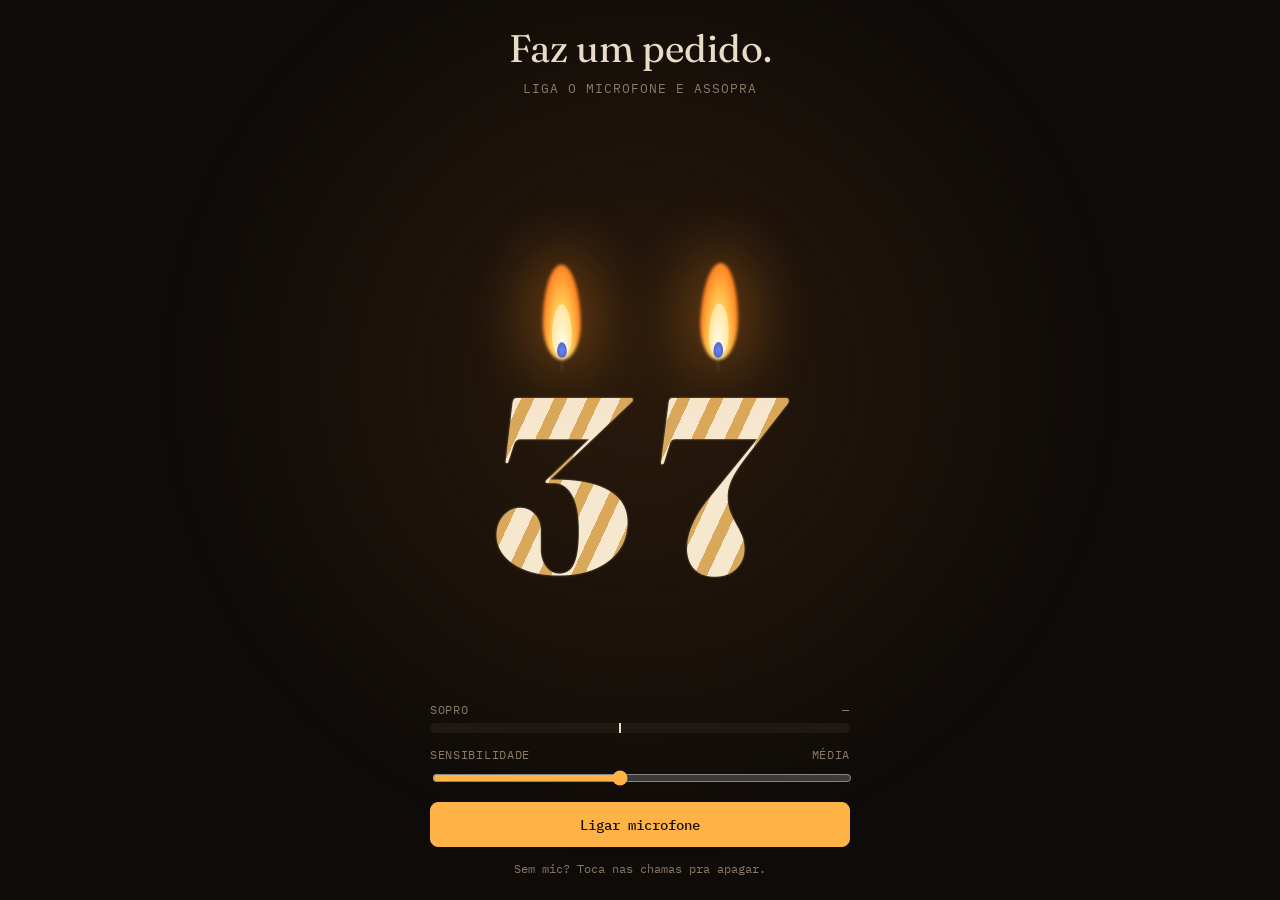
<file: vela/index.html>
<!doctype html>
<html lang="pt-BR">
<head>
<meta charset="utf-8">
<meta name="viewport" content="width=device-width,initial-scale=1,viewport-fit=cover">
<title>Velas 37</title>
<link rel="preconnect" href="https://fonts.googleapis.com">
<link rel="stylesheet" href="https://fonts.googleapis.com/css2?family=Fraunces:opsz,wght@9..144,400;9..144,900&family=IBM+Plex+Mono:wght@400;500&display=swap">
<style>
/* Layout: duas velas de número (3 e 7) num quarto escuro, painel de controle discreto embaixo */
:root{
  --room:#0e0b09; --room-glow:#2a1a0c; --wax-a:#f6e7cf; --wax-b:#d9a85a;
  --ink:#e9dcc6; --muted:#8a7a66; --accent:#ffb347;
  --display:"Fraunces",Georgia,serif; --mono:"IBM Plex Mono",ui-monospace,monospace;
  color-scheme:dark;
}
*{box-sizing:border-box}
html,body{height:100%;margin:0}
body{
  background:var(--room); color:var(--ink); font-family:var(--mono);
  display:flex; flex-direction:column; align-items:center; justify-content:space-between;
  padding-block:24px; padding-left:max(16px,env(safe-area-inset-left,0px)); padding-right:max(16px,env(safe-area-inset-right,0px));
  overflow:hidden; user-select:none;
}
#glow{position:fixed; inset:0; pointer-events:none;
  background:radial-gradient(circle at 50% 42%, var(--room-glow) 0%, transparent 58%);
  transition:opacity .6s ease}
body.allout #glow{opacity:0}
header{text-align:center; z-index:1}
h1{font-family:var(--display); font-weight:400; font-size:clamp(1.6rem,5vw,2.4rem); margin:0; text-wrap:balance}
#status{margin:.5rem 0 0; color:var(--muted); font-size:.8rem; letter-spacing:.08em; text-transform:uppercase; min-height:1.2em}

.stage{position:relative; display:flex; gap:6px; align-items:flex-end; height:380px; z-index:1}
.cand{position:relative; width:150px; height:380px}
.digit{position:absolute; bottom:-18px; left:0; right:0; text-align:center;
  font:900 250px/1 var(--display); font-variation-settings:"opsz" 144;
  background:repeating-linear-gradient(115deg,var(--wax-a) 0 18px,var(--wax-b) 18px 30px);
  -webkit-background-clip:text; background-clip:text; color:transparent;
  filter:drop-shadow(0 0 1px rgba(255,220,170,.4))}
.wick{position:absolute; bottom:218px; left:50%; width:4px; height:20px; margin-left:-2px; background:#2b2118; border-radius:2px}
.cand.out .wick{background:linear-gradient(#111 0 60%,#3a2a1c)}
.ember{position:absolute; bottom:234px; left:50%; width:6px; height:6px; margin-left:-3px; border-radius:50%;
  background:#ff5a1f; box-shadow:0 0 8px #ff5a1f; opacity:0; transition:opacity 2.5s ease}
.cand.fresh .ember{opacity:1; transition:none}

.flame{position:absolute; bottom:230px; left:50%; width:38px; height:96px; margin-left:-19px;
  transform-origin:50% 100%; transition:opacity .15s ease; cursor:pointer}
.flame .outer,.flame .inner,.flame .core{position:absolute; left:50%; bottom:0; border-radius:50% 50% 50% 50% / 62% 62% 38% 38%; transform:translateX(-50%)}
.flame .outer{width:38px; height:96px; background:radial-gradient(ellipse at 50% 80%, #fff3c4 0%, #ffc24d 40%, #ff7a1a 75%, rgba(255,80,0,0) 100%);
  filter:blur(1.5px); box-shadow:0 0 60px 18px rgba(255,150,40,.3)}
.flame .inner{width:20px; height:52px; bottom:4px; background:radial-gradient(ellipse at 50% 85%, #fffef5, #ffe7a0 70%, rgba(255,230,150,0))}
.flame .core{width:10px; height:16px; bottom:2px; background:radial-gradient(#3d6bff,#2b47c9 60%,rgba(40,60,200,0)); opacity:.8}
.cand.out .flame{opacity:0; pointer-events:none}
canvas.smoke{position:absolute; left:50%; bottom:226px; width:150px; height:260px; margin-left:-75px; pointer-events:none}

.panel{z-index:1; width:100%; max-width:420px; display:flex; flex-direction:column; gap:14px}
.meter{display:flex; flex-direction:column; gap:6px}
.meter-row{display:flex; justify-content:space-between; font-size:.72rem; color:var(--muted); letter-spacing:.06em; text-transform:uppercase}
.bar{position:relative; height:10px; background:#1f1813; border-radius:5px; overflow:hidden}
#lvl{position:absolute; inset:0 auto 0 0; width:0; background:linear-gradient(90deg,#6b4a22,var(--accent))}
#thr{position:absolute; top:-2px; bottom:-2px; width:2px; background:var(--ink)}
input[type=range]{width:100%; accent-color:var(--accent)}
.buttons{display:flex; gap:10px; flex-wrap:wrap}
button{flex:1 1 140px; font:500 .9rem var(--mono); padding:12px 14px; border-radius:8px; cursor:pointer;
  border:1px solid #4a3a2a; background:#1a1410; color:var(--ink)}
button.primary{background:var(--accent); color:#1a0f05; border-color:var(--accent)}
button:focus-visible{outline:2px solid var(--accent); outline-offset:2px}
.hint{font-size:.72rem; color:var(--muted); text-align:center; margin:0}

@media (max-width:420px){
  .stage{height:300px} .cand{width:120px; height:300px}
  .digit{font-size:200px}
  .wick{bottom:172px} .ember{bottom:188px} .flame{bottom:184px; transform:scale(.85)}
  canvas.smoke{bottom:180px}
}
</style>
</head>
<body>
<div id="glow"></div>
<header>
  <h1>Faz um pedido.</h1>
  <p id="status">Liga o microfone e assopra</p>
</header>

<div class="stage">
  <div class="cand" data-i="0">
    <canvas class="smoke" width="150" height="260"></canvas>
    <div class="digit">3</div>
    <div class="ember"></div><div class="wick"></div>
    <div class="flame"><div class="outer"></div><div class="inner"></div><div class="core"></div></div>
  </div>
  <div class="cand" data-i="1">
    <canvas class="smoke" width="150" height="260"></canvas>
    <div class="digit">7</div>
    <div class="ember"></div><div class="wick"></div>
    <div class="flame"><div class="outer"></div><div class="inner"></div><div class="core"></div></div>
  </div>
</div>

<div class="panel">
  <div class="meter">
    <div class="meter-row"><span>Sopro</span><span id="db">—</span></div>
    <div class="bar"><div id="lvl"></div><div id="thr"></div></div>
  </div>
  <div class="meter">
    <div class="meter-row"><span>Sensibilidade</span><span id="sensVal">média</span></div>
    <input id="sens" type="range" min="1" max="10" value="5" aria-label="Sensibilidade">
  </div>
  <div class="buttons">
    <button id="mic" class="primary">Ligar microfone</button>
    <button id="relight" hidden>Acender de novo</button>
  </div>
  <p class="hint">Sem mic? Toca nas chamas pra apagar.</p>
</div>

<script>
const $ = s => document.querySelector(s);
const status=$('#status'), lvlEl=$('#lvl'), thrEl=$('#thr'), sens=$('#sens'), sensVal=$('#sensVal'), dbEl=$('#db');

const cands=[...document.querySelectorAll('.cand')].map((el,i)=>({
  el, flame:el.querySelector('.flame'), cx:el.querySelector('.smoke').getContext('2d'),
  lit:true, wind:0, phase:i*1.7, smoke:[], resist:i?1.15:1 // cada uma apaga num tempo levemente diferente
}));

let analyser, data, blowMs=0, last=performance.now(), noiseFloor=0.01, t=0;

function threshold(){ const s=+sens.value; return Math.max(noiseFloor*2.5, 0.32 - s*0.028); }
function updateSensLabel(){ const s=+sens.value; sensVal.textContent = s<=3?'baixa':s<=7?'média':'alta'; }
sens.addEventListener('input', updateSensLabel);

async function startMic(){
  try{
    const stream=await navigator.mediaDevices.getUserMedia({audio:{echoCancellation:false,noiseSuppression:false,autoGainControl:false}});
    const ctx=new (window.AudioContext||window.webkitAudioContext)();
    const src=ctx.createMediaStreamSource(stream);
    const lp=ctx.createBiquadFilter(); lp.type='lowpass'; lp.frequency.value=500; // sopro é grave, voz passa menos
    analyser=ctx.createAnalyser(); analyser.fftSize=1024;
    src.connect(lp); lp.connect(analyser);
    data=new Float32Array(analyser.fftSize);
    $('#mic').hidden=true;
    status.textContent='Calibrando… fica quieto 1s';
    const t0=performance.now(); let acc=0,n=0;
    await new Promise(r=>{ const cal=()=>{acc+=rms();n++; performance.now()-t0<1000?requestAnimationFrame(cal):r();}; cal(); });
    noiseFloor=Math.max(0.003,acc/n);
    setStatus();
  }catch(e){ status.textContent='Microfone bloqueado. Toca nas chamas.'; }
}
function rms(){
  if(!analyser) return 0;
  analyser.getFloatTimeDomainData(data);
  let s=0; for(let i=0;i<data.length;i++) s+=data[i]*data[i];
  return Math.sqrt(s/data.length);
}
function litCount(){ return cands.filter(c=>c.lit).length; }
function setStatus(){
  const n=litCount();
  if(n===0){ status.textContent='Parabéns pelos 37! 🎉'; }
  else if(n===1){ status.textContent='Falta uma!'; }
  else status.textContent = analyser ? 'Agora assopra' : 'Liga o microfone e assopra';
}

function blowOut(c){
  if(!c.lit) return;
  c.lit=false; c.el.classList.add('out','fresh');
  setTimeout(()=>c.el.classList.remove('fresh'),60);
  for(let i=0;i<40;i++) c.smoke.push(puff(i*0.04));
  if(litCount()===0){ document.body.classList.add('allout'); $('#relight').hidden=false; }
  setStatus();
}
function relight(){
  cands.forEach(c=>{ c.lit=true; c.el.classList.remove('out'); });
  blowMs=0; document.body.classList.remove('allout'); $('#relight').hidden=true; setStatus();
}
function puff(delay){
  return {x:75+(Math.random()-.5)*4, y:256, vx:(Math.random()-.5)*.3, vy:-(.6+Math.random()*.6),
          r:3+Math.random()*3, life:0, delay, max:2.5+Math.random()*1.5};
}

$('#mic').addEventListener('click', startMic);
$('#relight').addEventListener('click', relight);
cands.forEach(c=>c.flame.addEventListener('click',()=>blowOut(c)));

function frame(now){
  const dt=Math.min(64,now-last); last=now; t+=dt/1000;
  const level=rms(), thr=threshold();
  lvlEl.style.width=Math.min(100,level/0.4*100)+'%';
  thrEl.style.left=Math.min(100,thr/0.4*100)+'%';
  dbEl.textContent = analyser ? (20*Math.log10(level+1e-6)).toFixed(0)+' dB' : '—';

  if(level>thr) blowMs+=dt; else blowMs=Math.max(0,blowMs-dt*0.5);

  for(const c of cands){
    if(c.lit){
      const target = analyser ? Math.min(1,Math.max(0,(level-noiseFloor*1.5)/thr)) : 0;
      c.wind += (target-c.wind)*0.25;
      if(blowMs > 220*c.resist) blowOut(c);
      const tt=t+c.phase;
      const flick=Math.sin(tt*9)*0.03+Math.sin(tt*23)*0.02+(Math.random()-.5)*0.03;
      const lean=c.wind*28+Math.sin(tt*3)*2;
      c.flame.style.transform=`rotate(${lean}deg) scale(${1-flick*0.6+c.wind*0.15},${1+flick-c.wind*0.35})`;
      c.flame.style.opacity=1-c.wind*0.25;
    }
    const cx=c.cx; cx.clearRect(0,0,150,260);
    c.smoke=c.smoke.filter(p=>p.life<p.max);
    for(const p of c.smoke){
      if(p.delay>0){ p.delay-=dt/1000; continue; }
      p.life+=dt/1000;
      p.vx+=Math.sin(t*2+p.y*0.05)*0.01;
      p.x+=p.vx*dt/16; p.y+=p.vy*dt/16; p.r+=0.06*dt/16;
      const k=p.life/p.max, a=(k<0.15?k/0.15:1-(k-0.15)/0.85)*0.22;
      cx.beginPath(); cx.fillStyle=`rgba(200,195,190,${a})`; cx.arc(p.x,p.y,p.r,0,Math.PI*2); cx.fill();
    }
  }
  requestAnimationFrame(frame);
}
updateSensLabel();
requestAnimationFrame(frame);
</script>
</body>
</html>
</file>
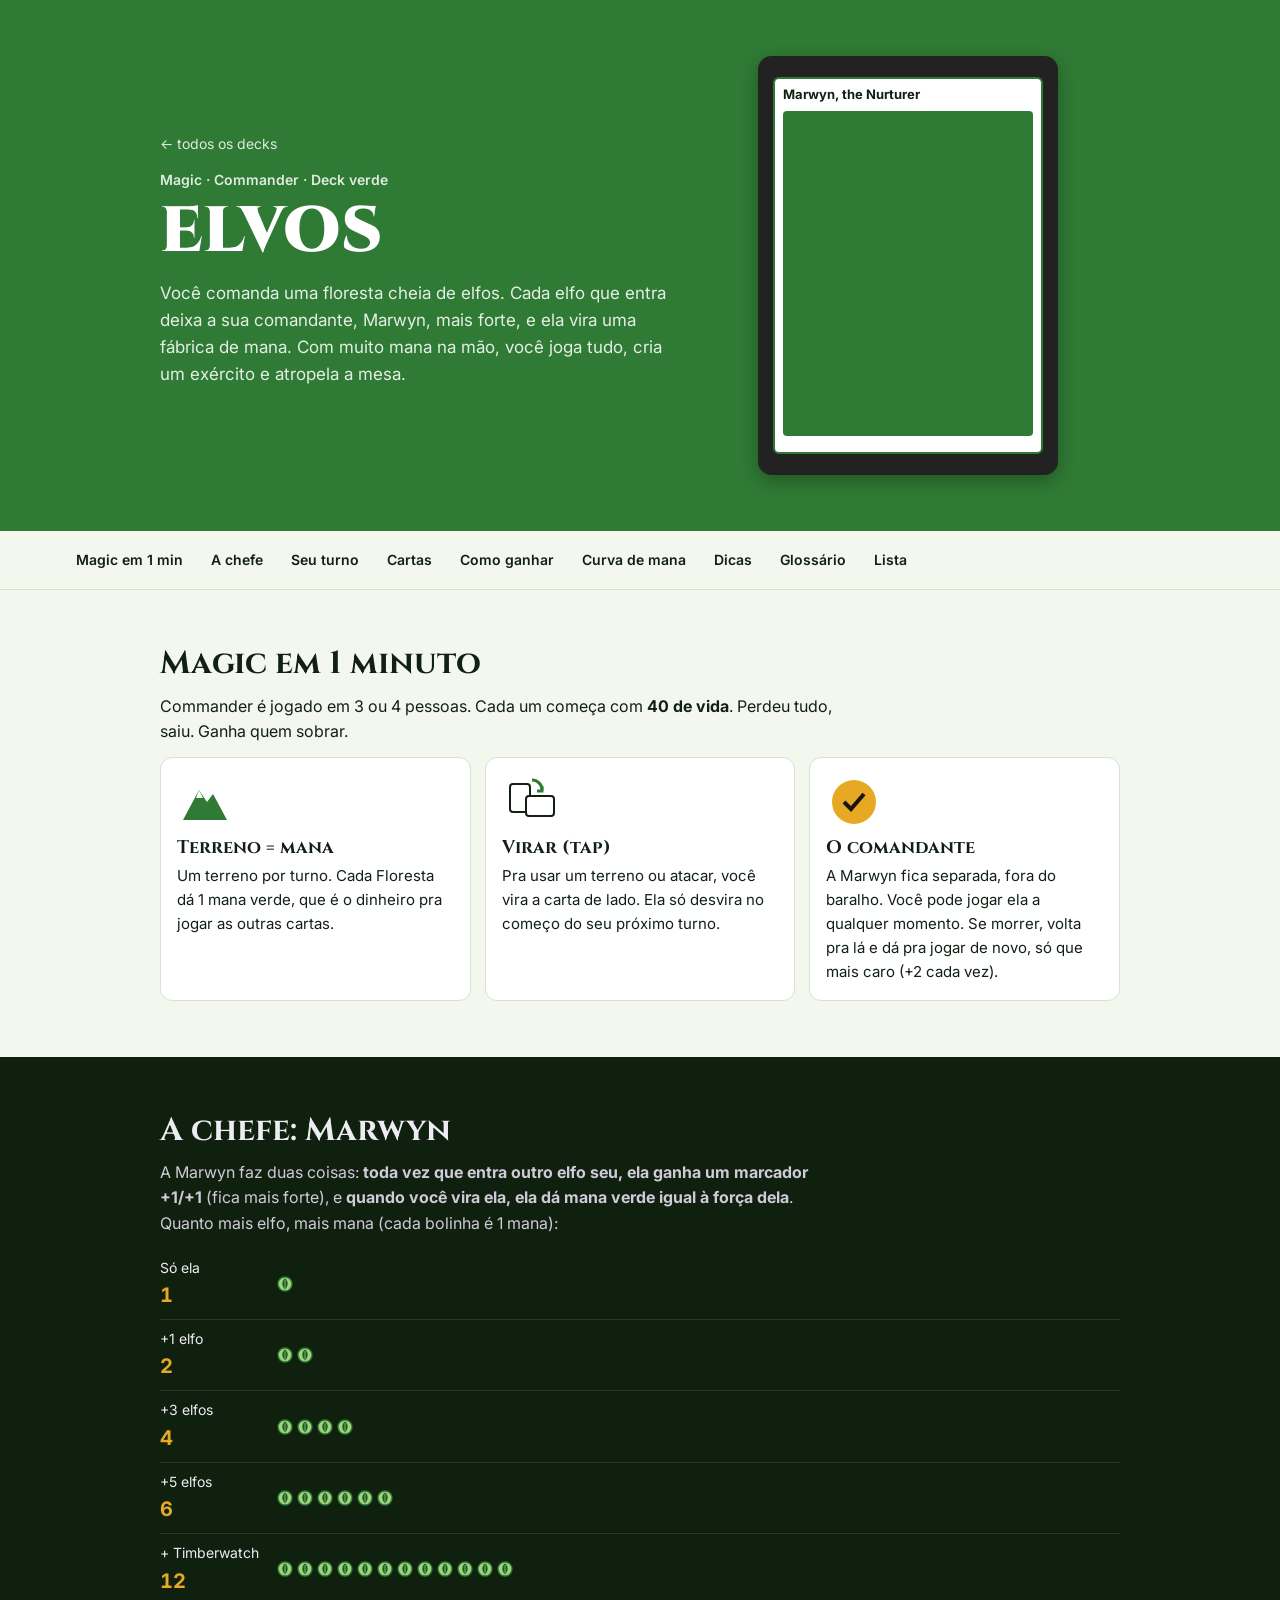
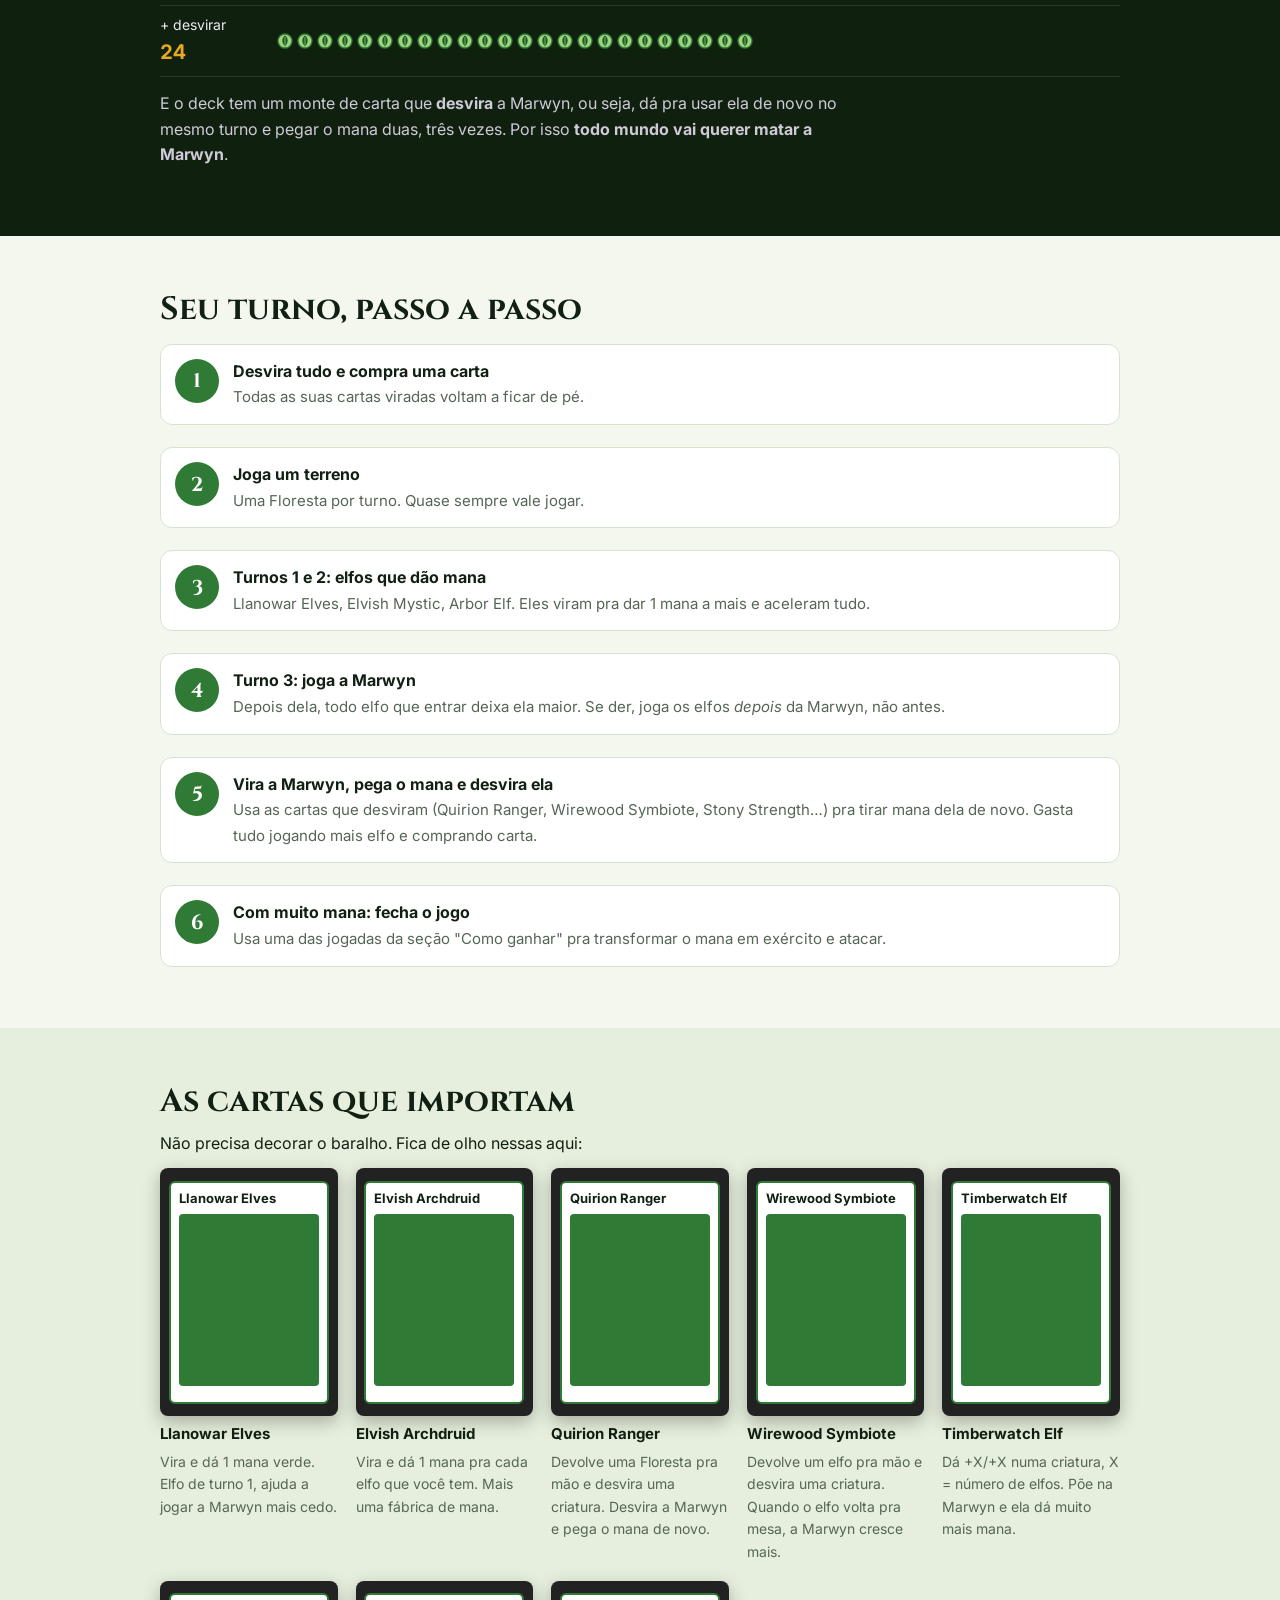
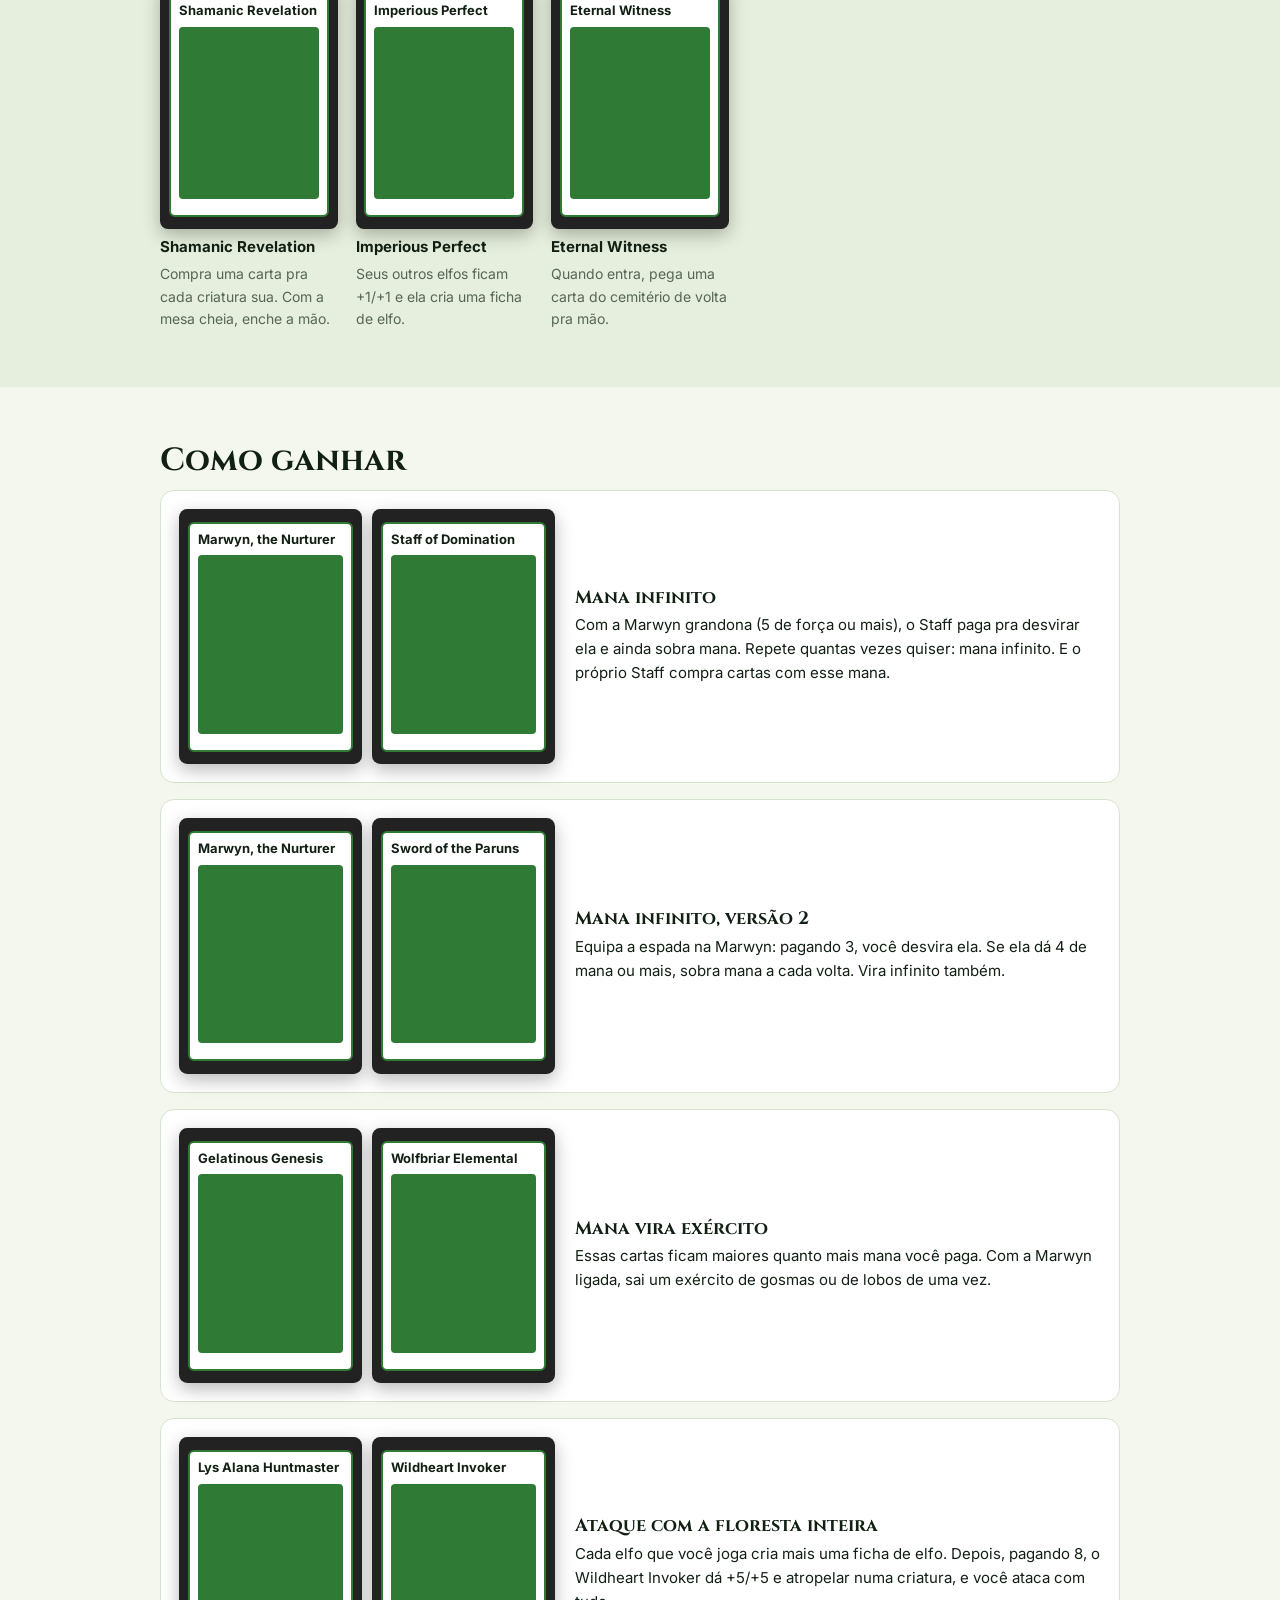
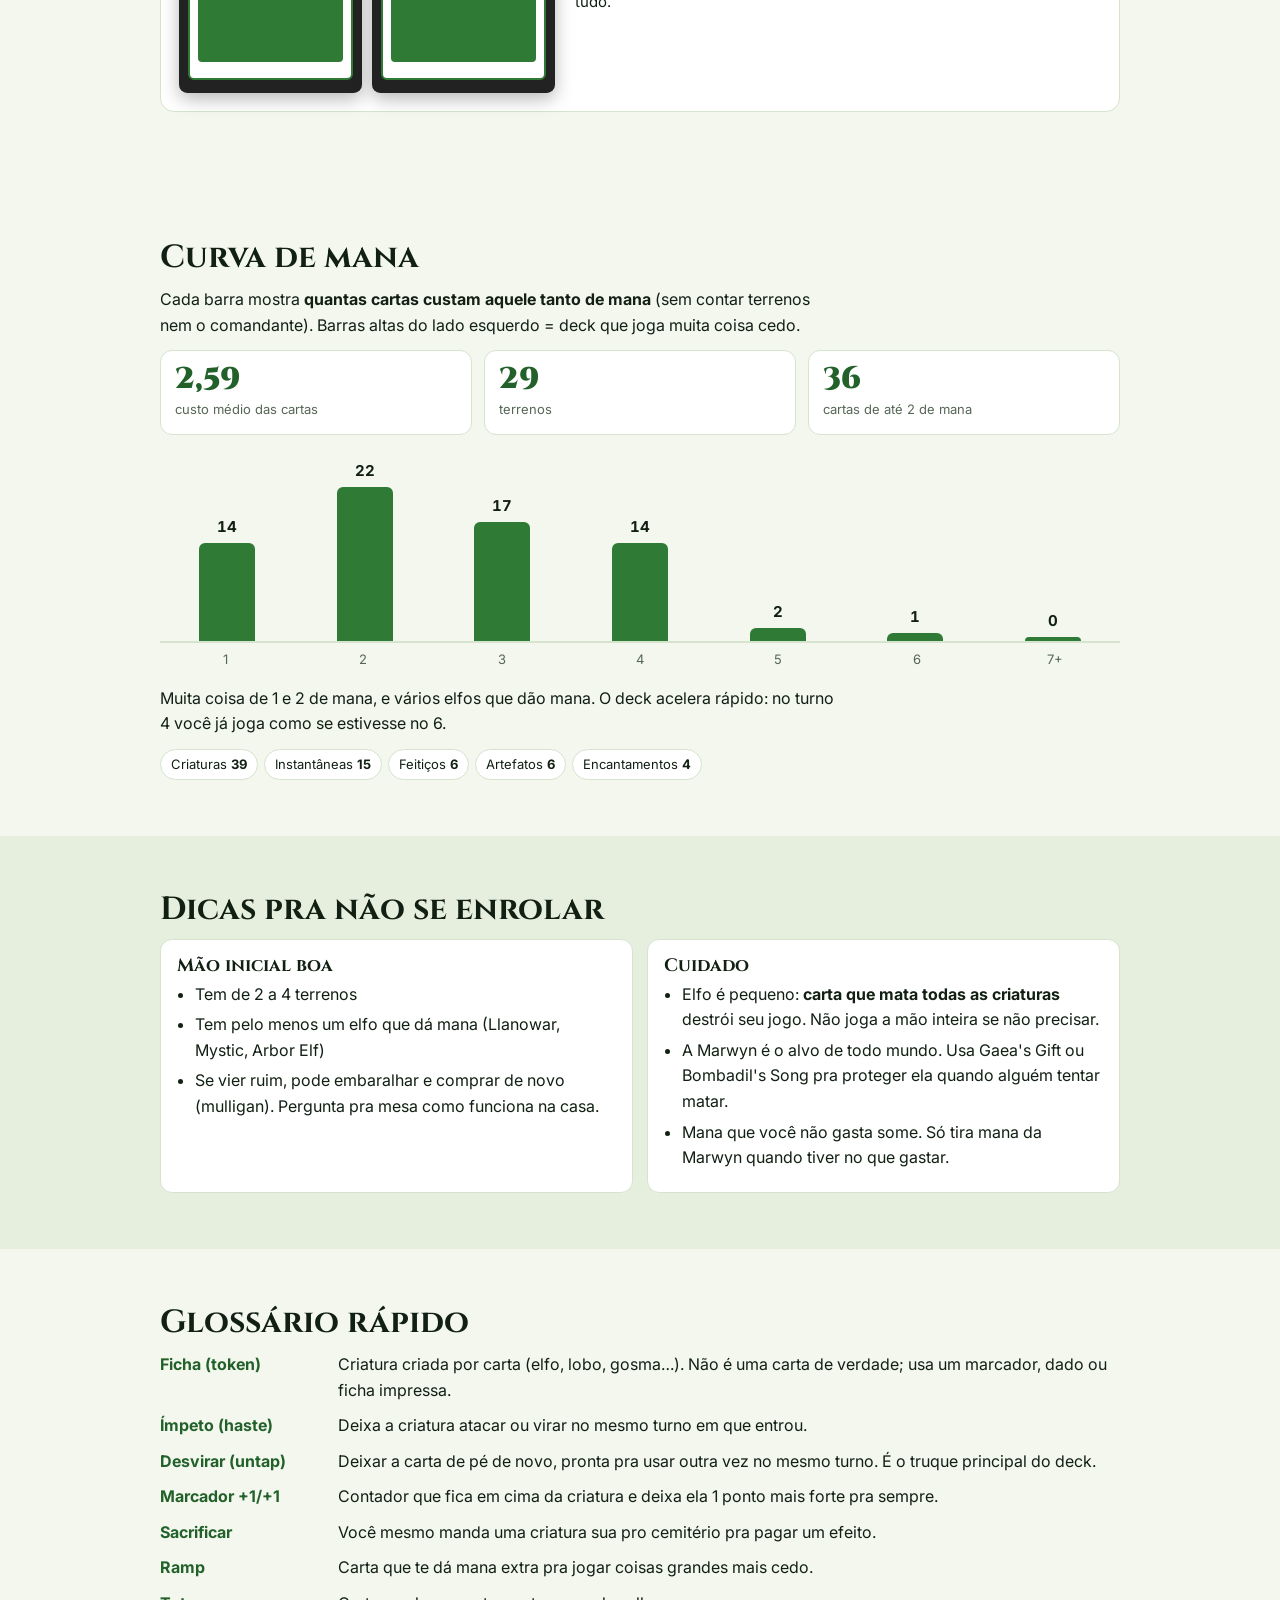
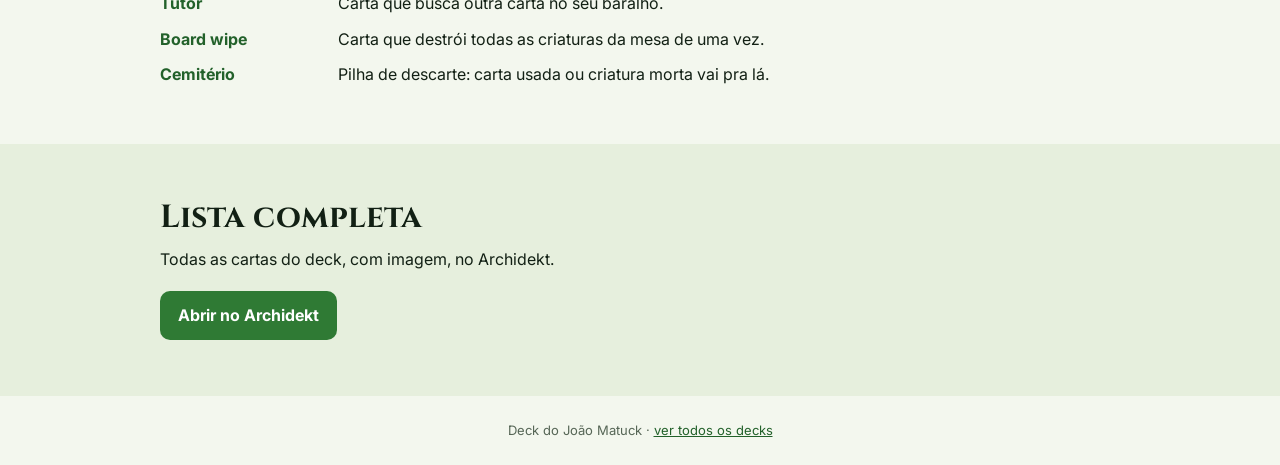
<file: decks/elvos/index.html>
<!DOCTYPE html>
<html lang="pt-BR">
<head>
<meta charset="utf-8">
<meta name="viewport" content="width=device-width, initial-scale=1">
<title>ELVOS — como o deck roda</title>
<link rel="preconnect" href="https://fonts.googleapis.com">
<link href="https://fonts.googleapis.com/css2?family=Cinzel:wght@700;900&family=Inter:wght@400;600;700&display=swap" rel="stylesheet">
<link rel="stylesheet" href="../deck.css">
</head>
<body>
<script src="data.js"></script>
<script src="../deck.js"></script>
</body>
</html>
</file>
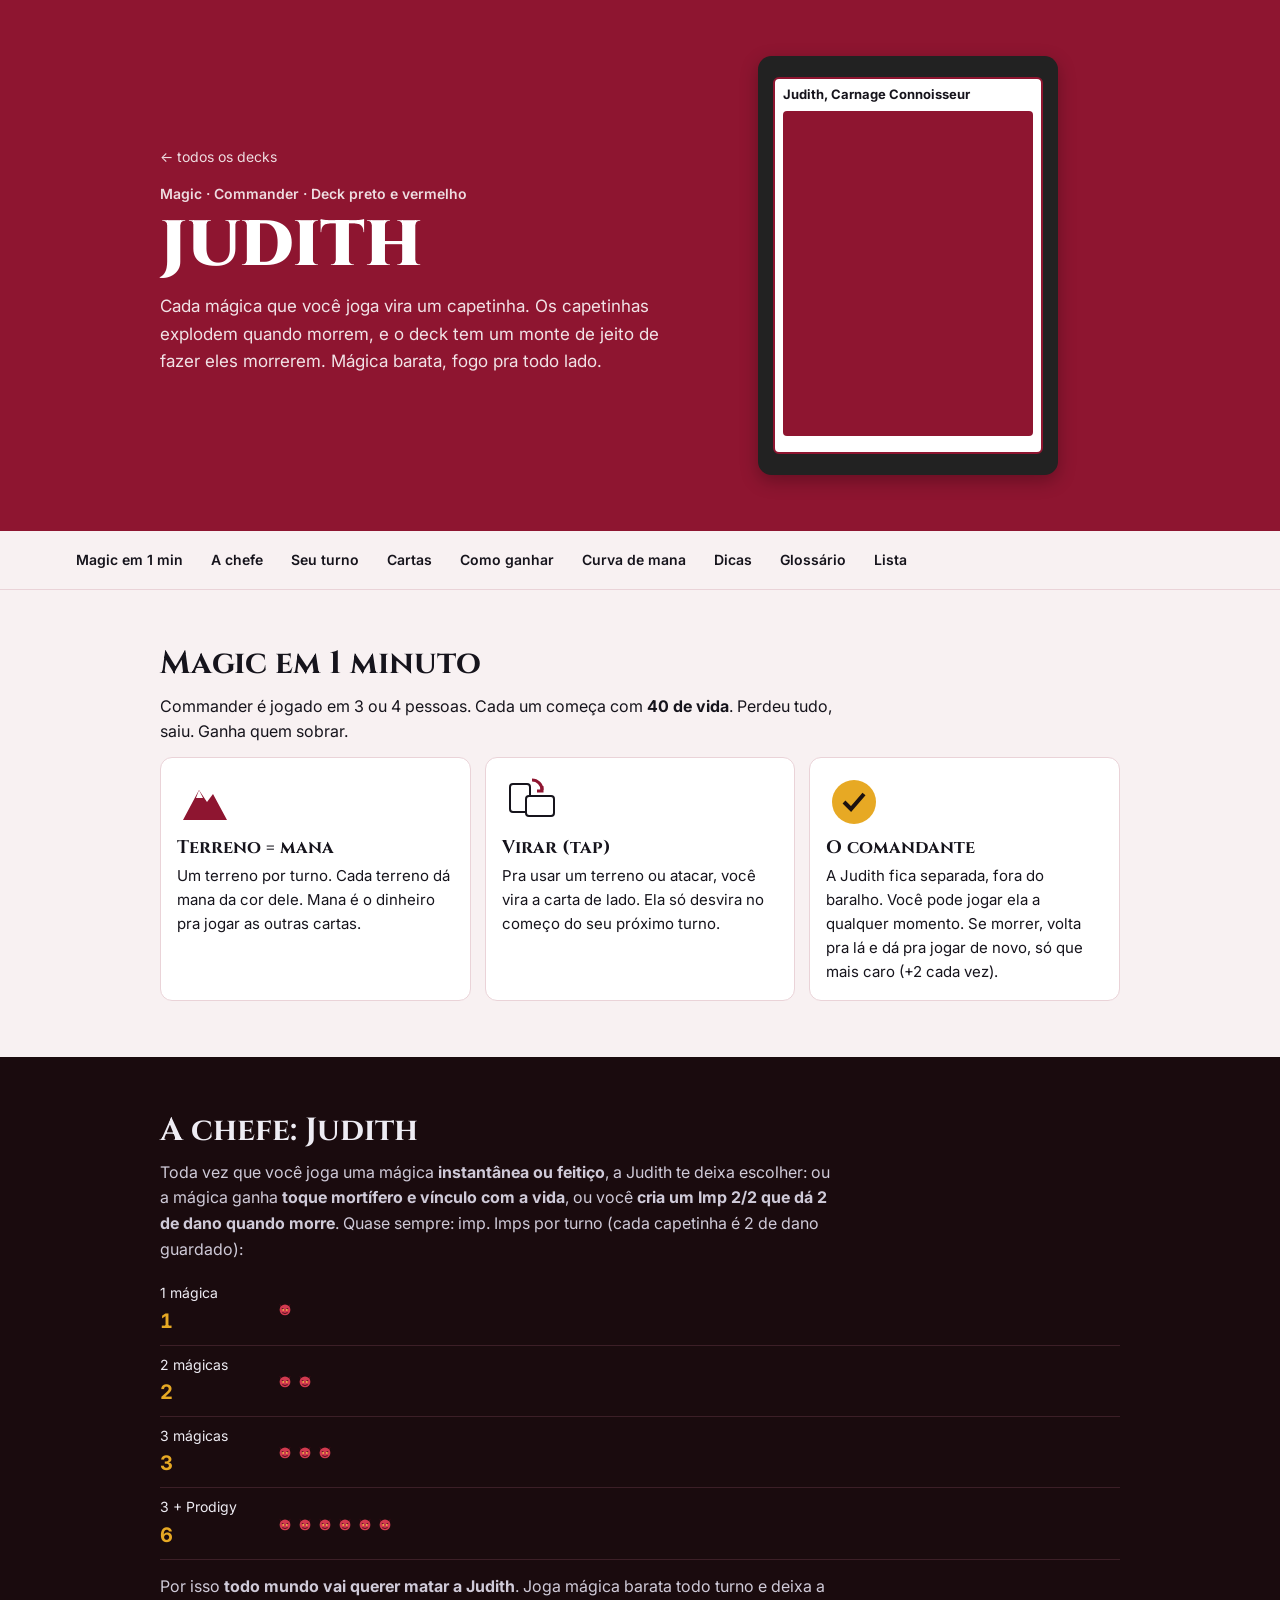
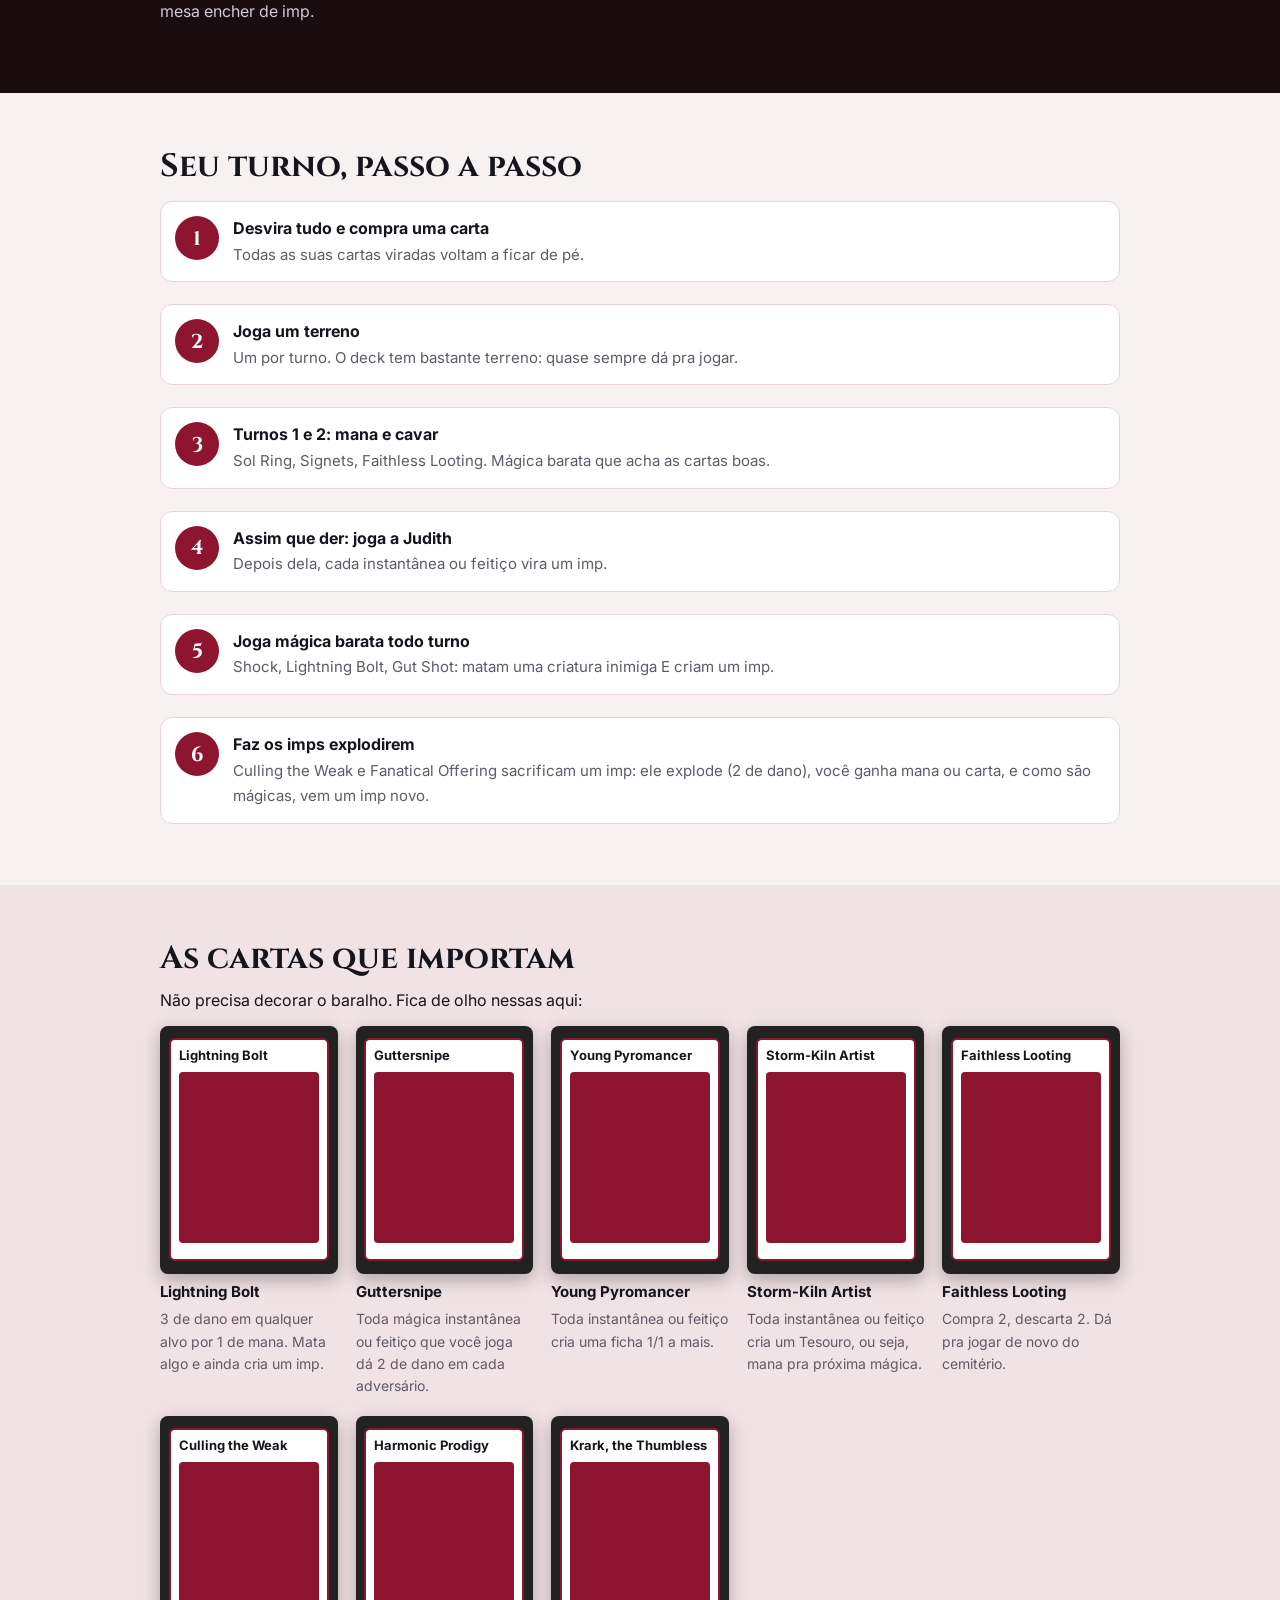
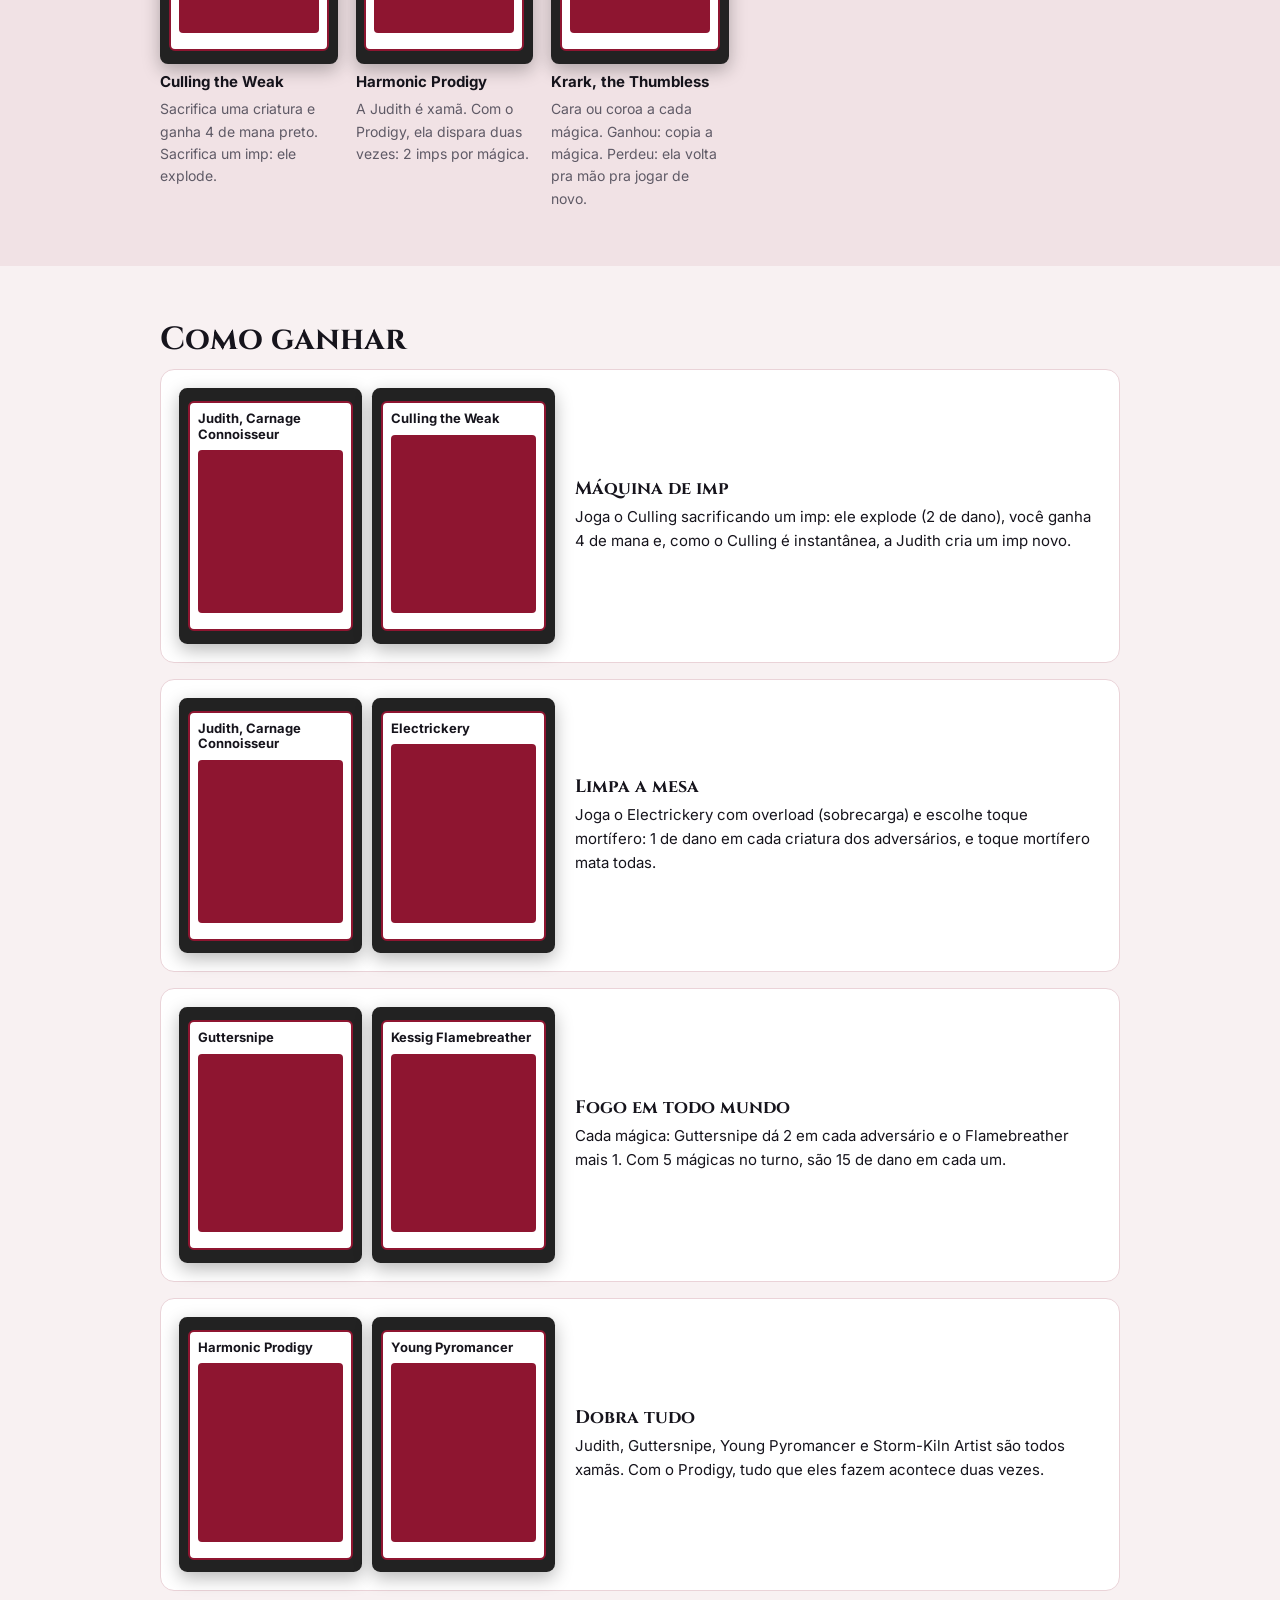
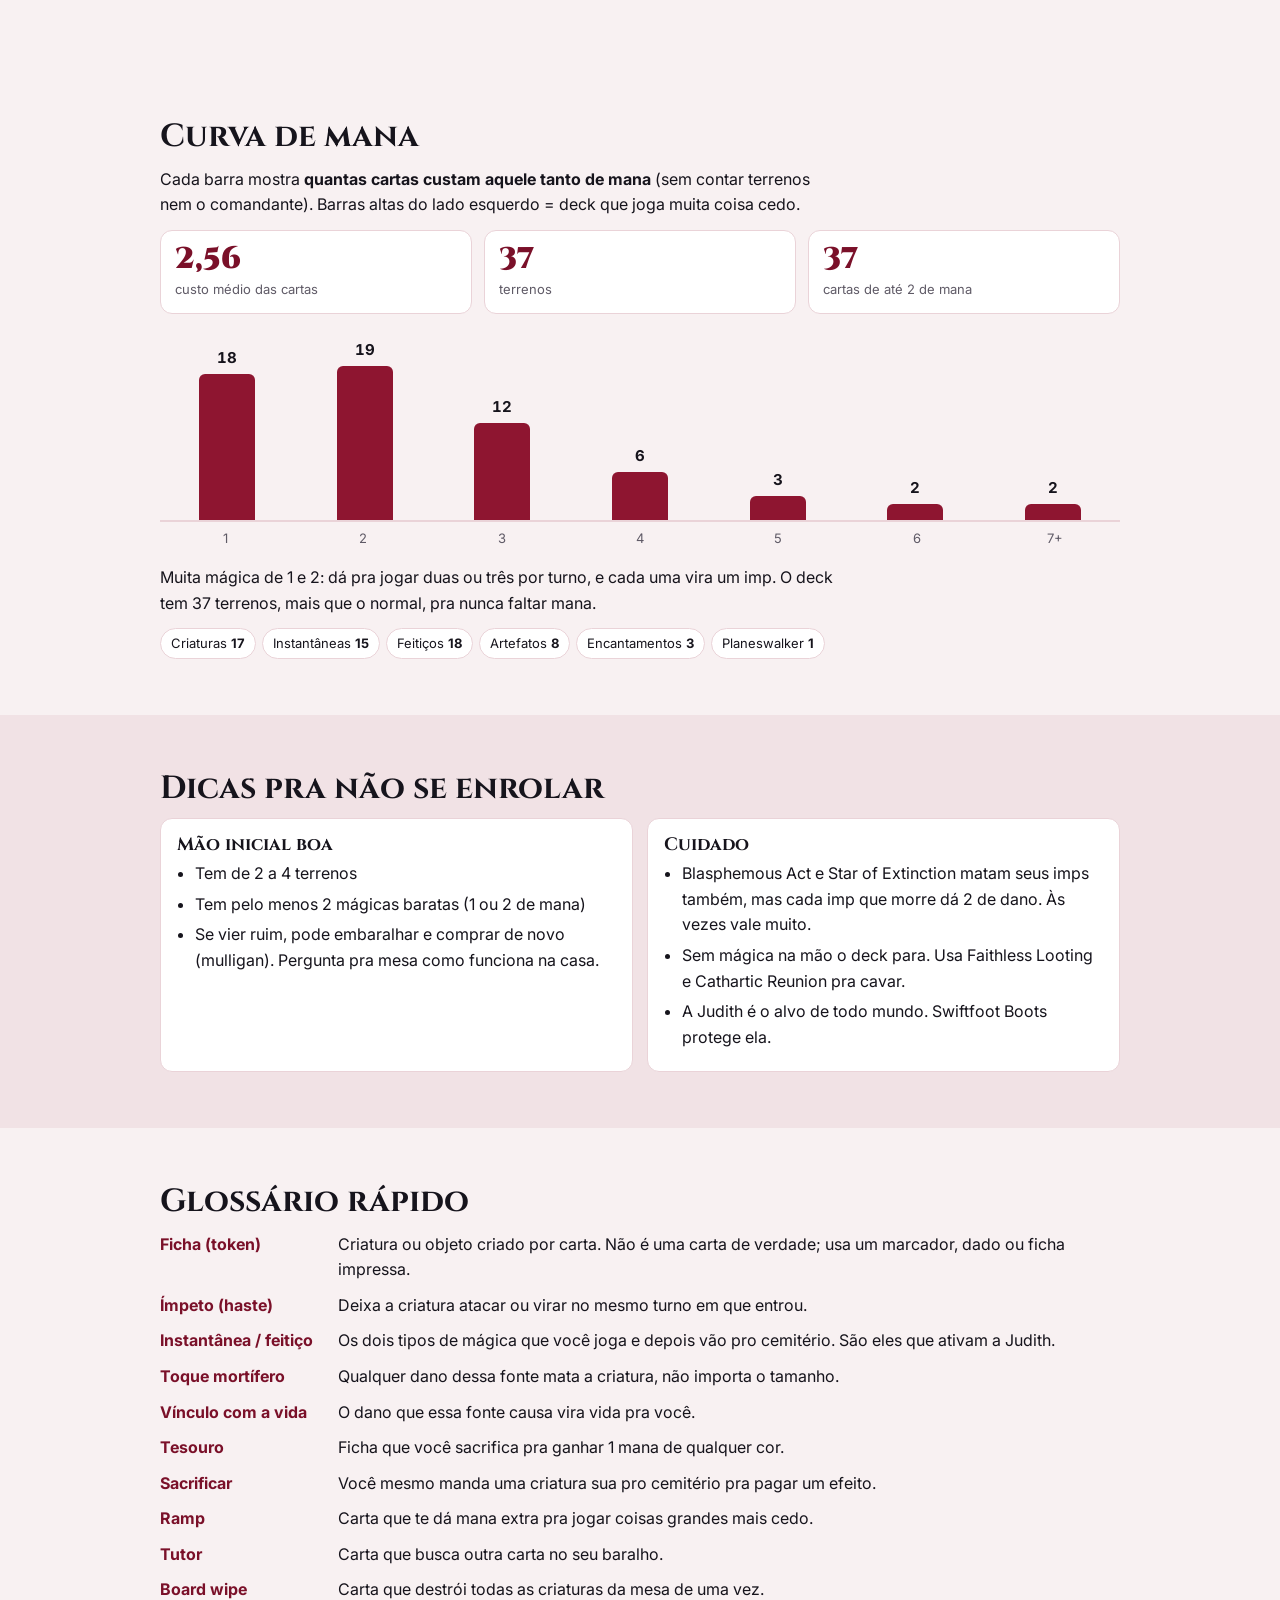
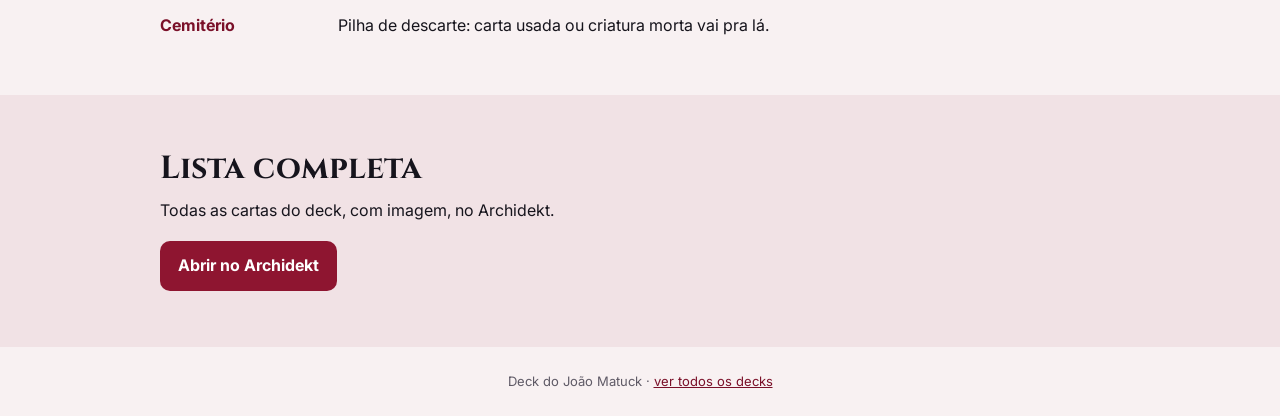
<file: decks/judith/index.html>
<!DOCTYPE html>
<html lang="pt-BR">
<head>
<meta charset="utf-8">
<meta name="viewport" content="width=device-width, initial-scale=1">
<title>JUDITH — como o deck roda</title>
<link rel="preconnect" href="https://fonts.googleapis.com">
<link href="https://fonts.googleapis.com/css2?family=Cinzel:wght@700;900&family=Inter:wght@400;600;700&display=swap" rel="stylesheet">
<link rel="stylesheet" href="../deck.css">
</head>
<body>
<script src="data.js"></script>
<script src="../deck.js"></script>
</body>
</html>
</file>
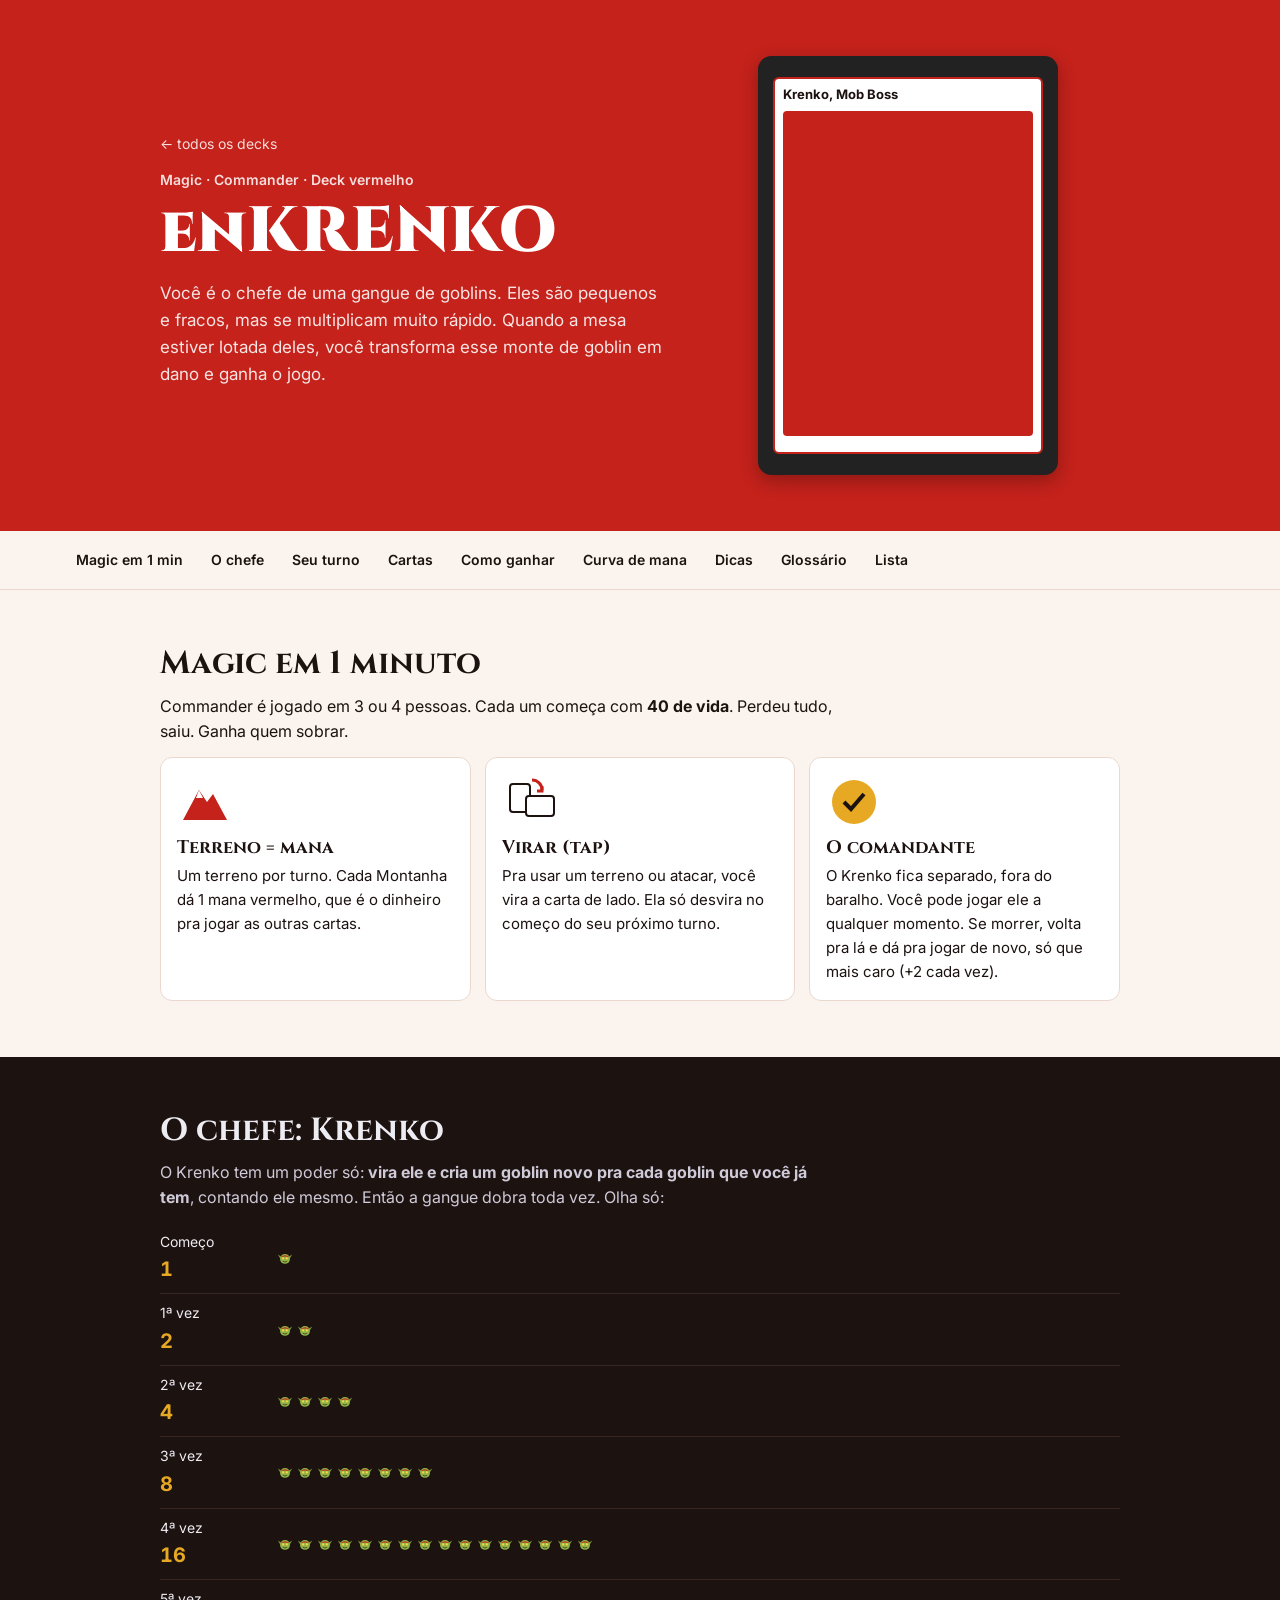
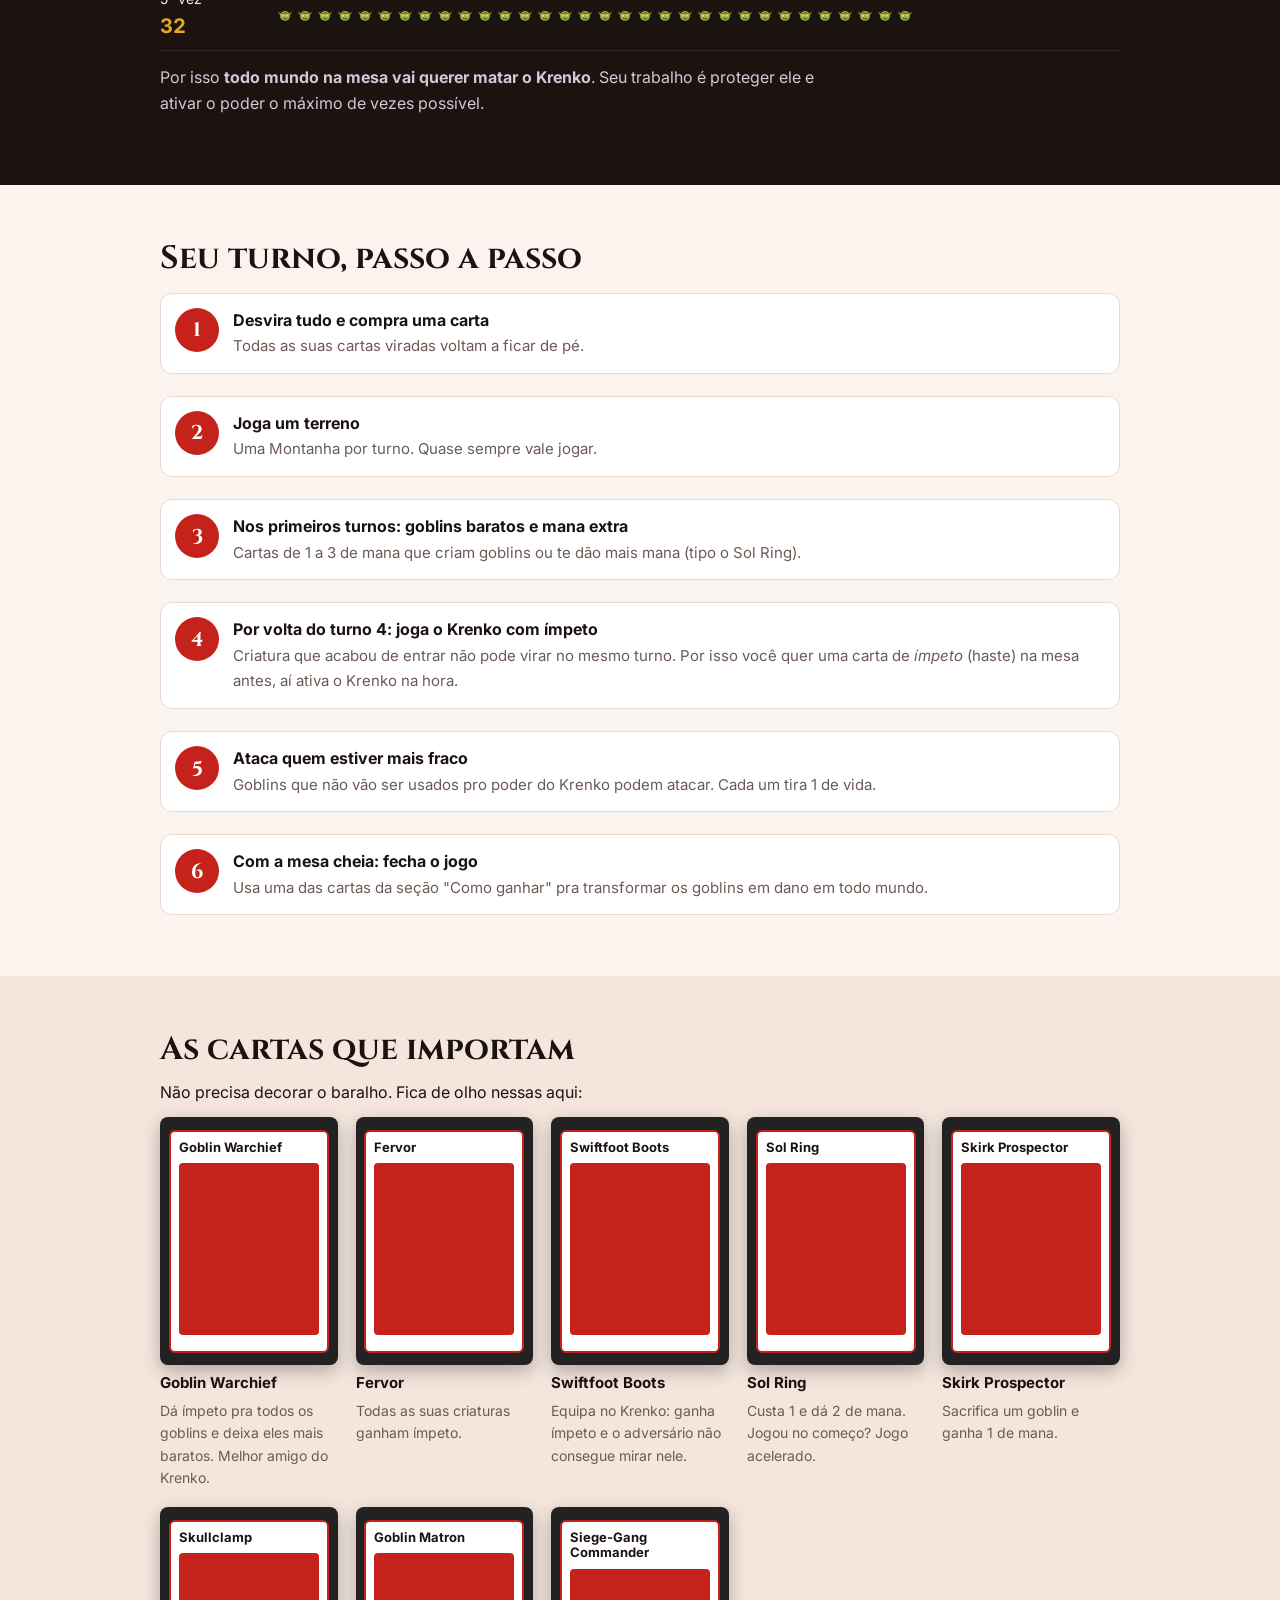
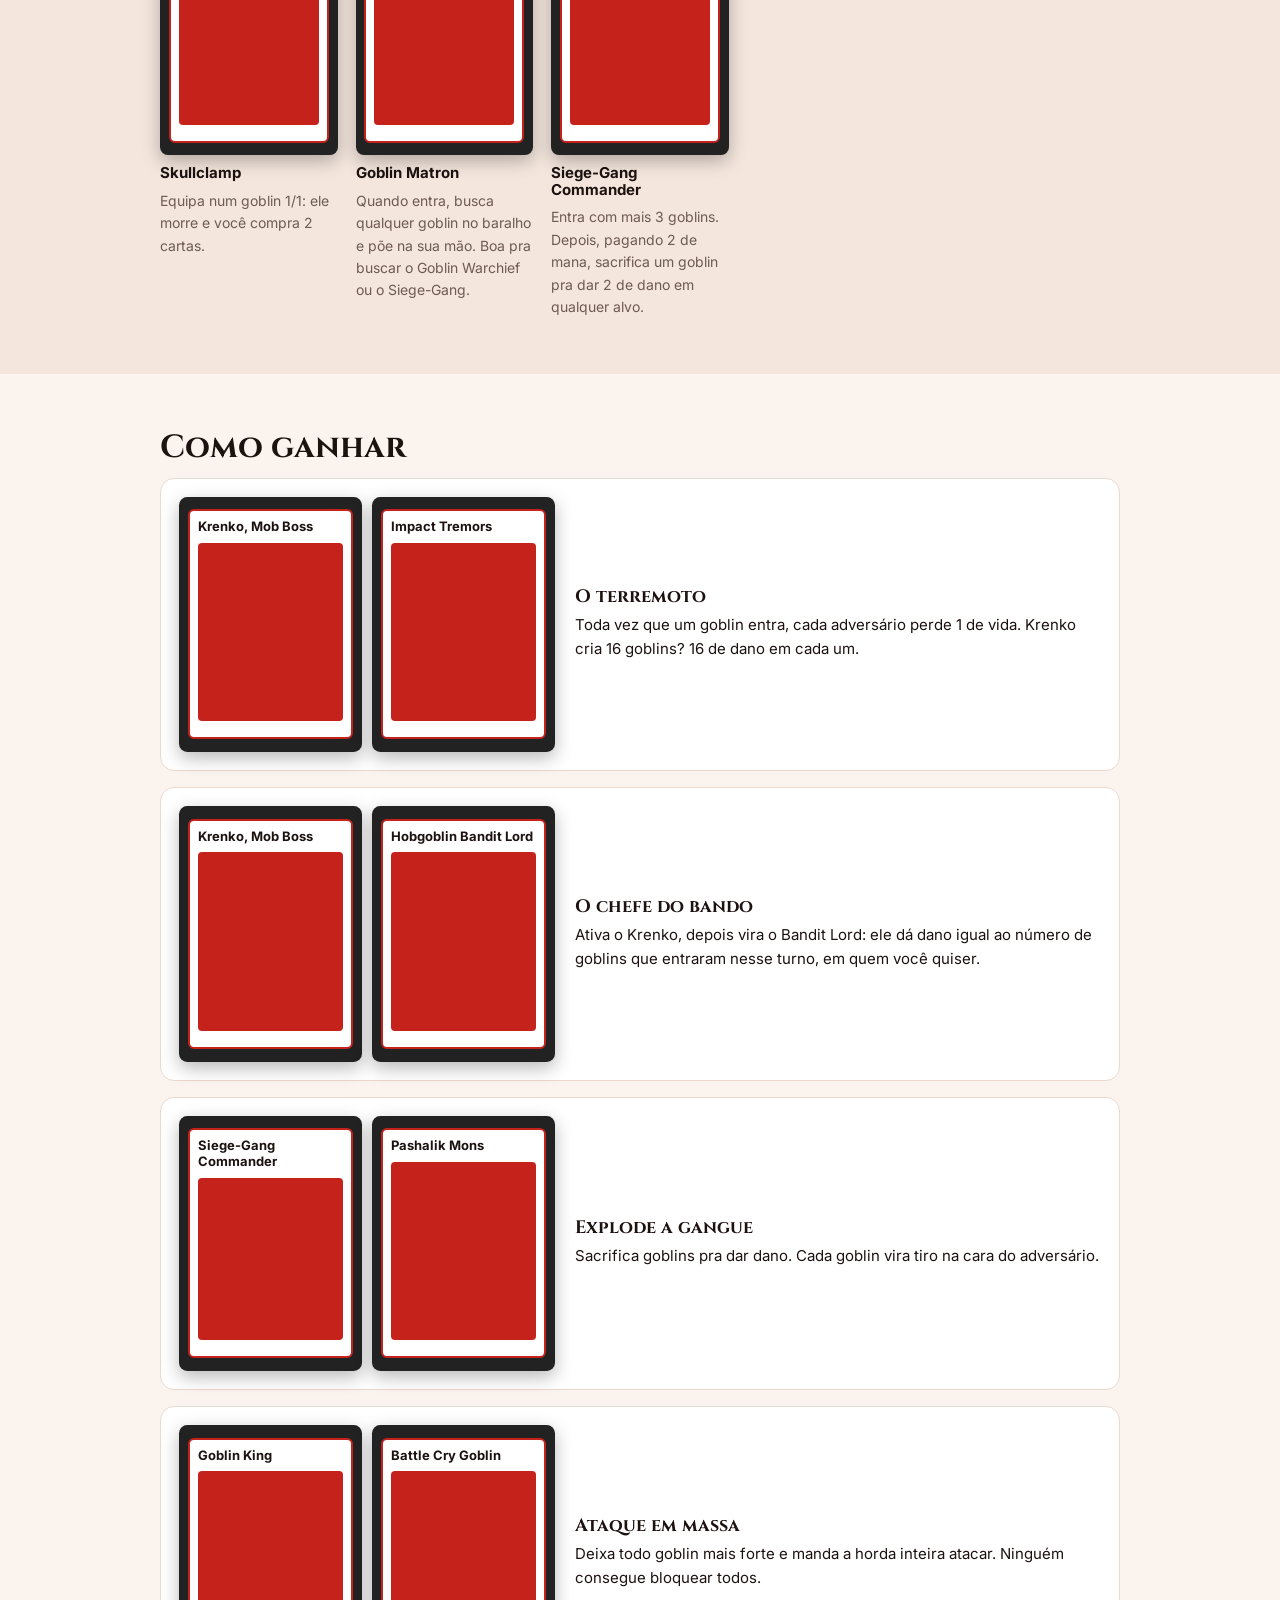
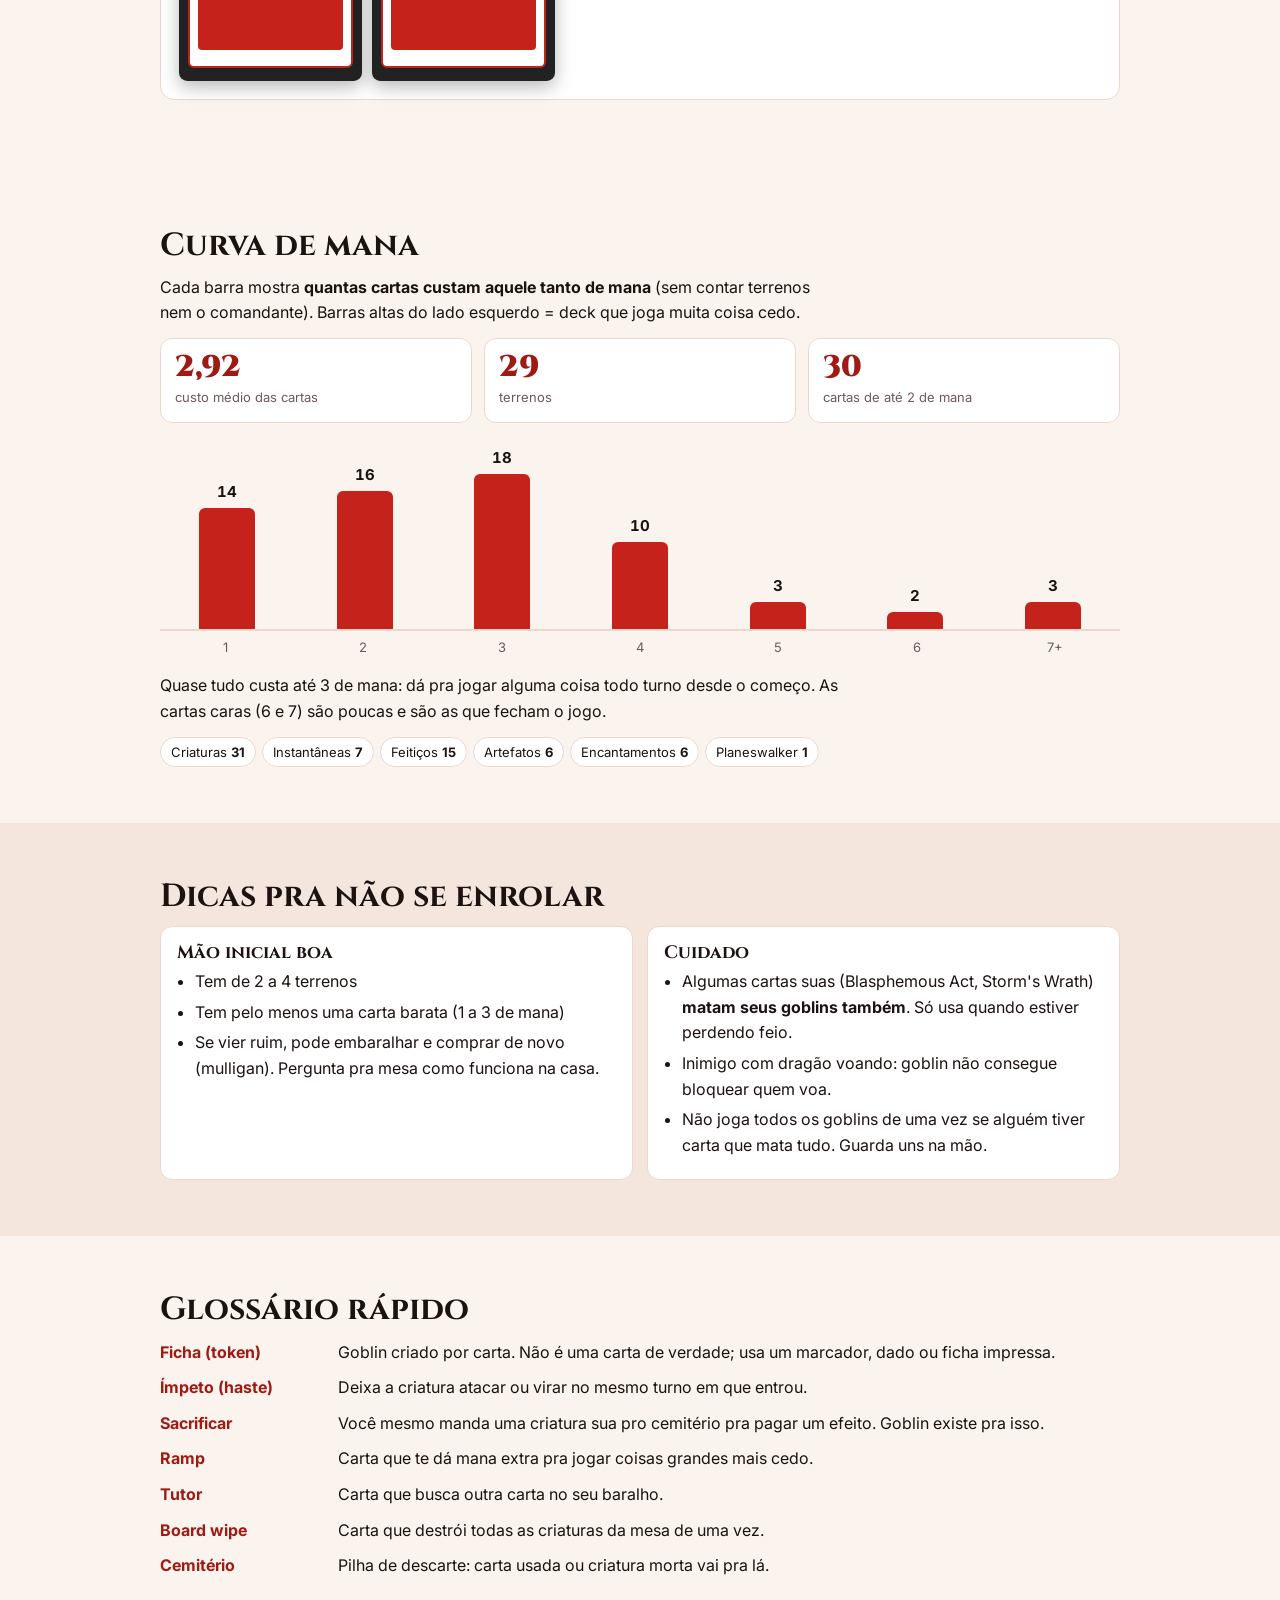
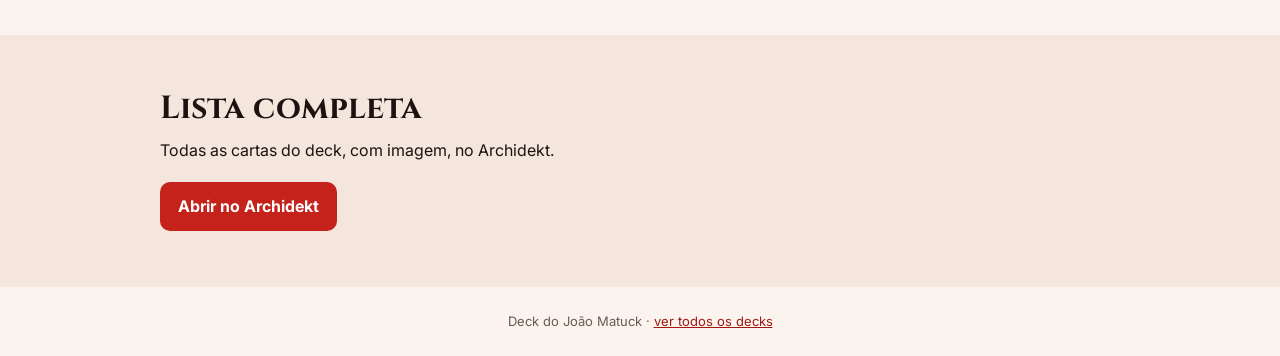
<file: decks/krenko/index.html>
<!DOCTYPE html>
<html lang="pt-BR">
<head>
<meta charset="utf-8">
<meta name="viewport" content="width=device-width, initial-scale=1">
<title>enKRENKO — como o deck roda</title>
<link rel="preconnect" href="https://fonts.googleapis.com">
<link href="https://fonts.googleapis.com/css2?family=Cinzel:wght@700;900&family=Inter:wght@400;600;700&display=swap" rel="stylesheet">
<link rel="stylesheet" href="../deck.css">
</head>
<body>
<script src="data.js"></script>
<script src="../deck.js"></script>
</body>
</html>
</file>
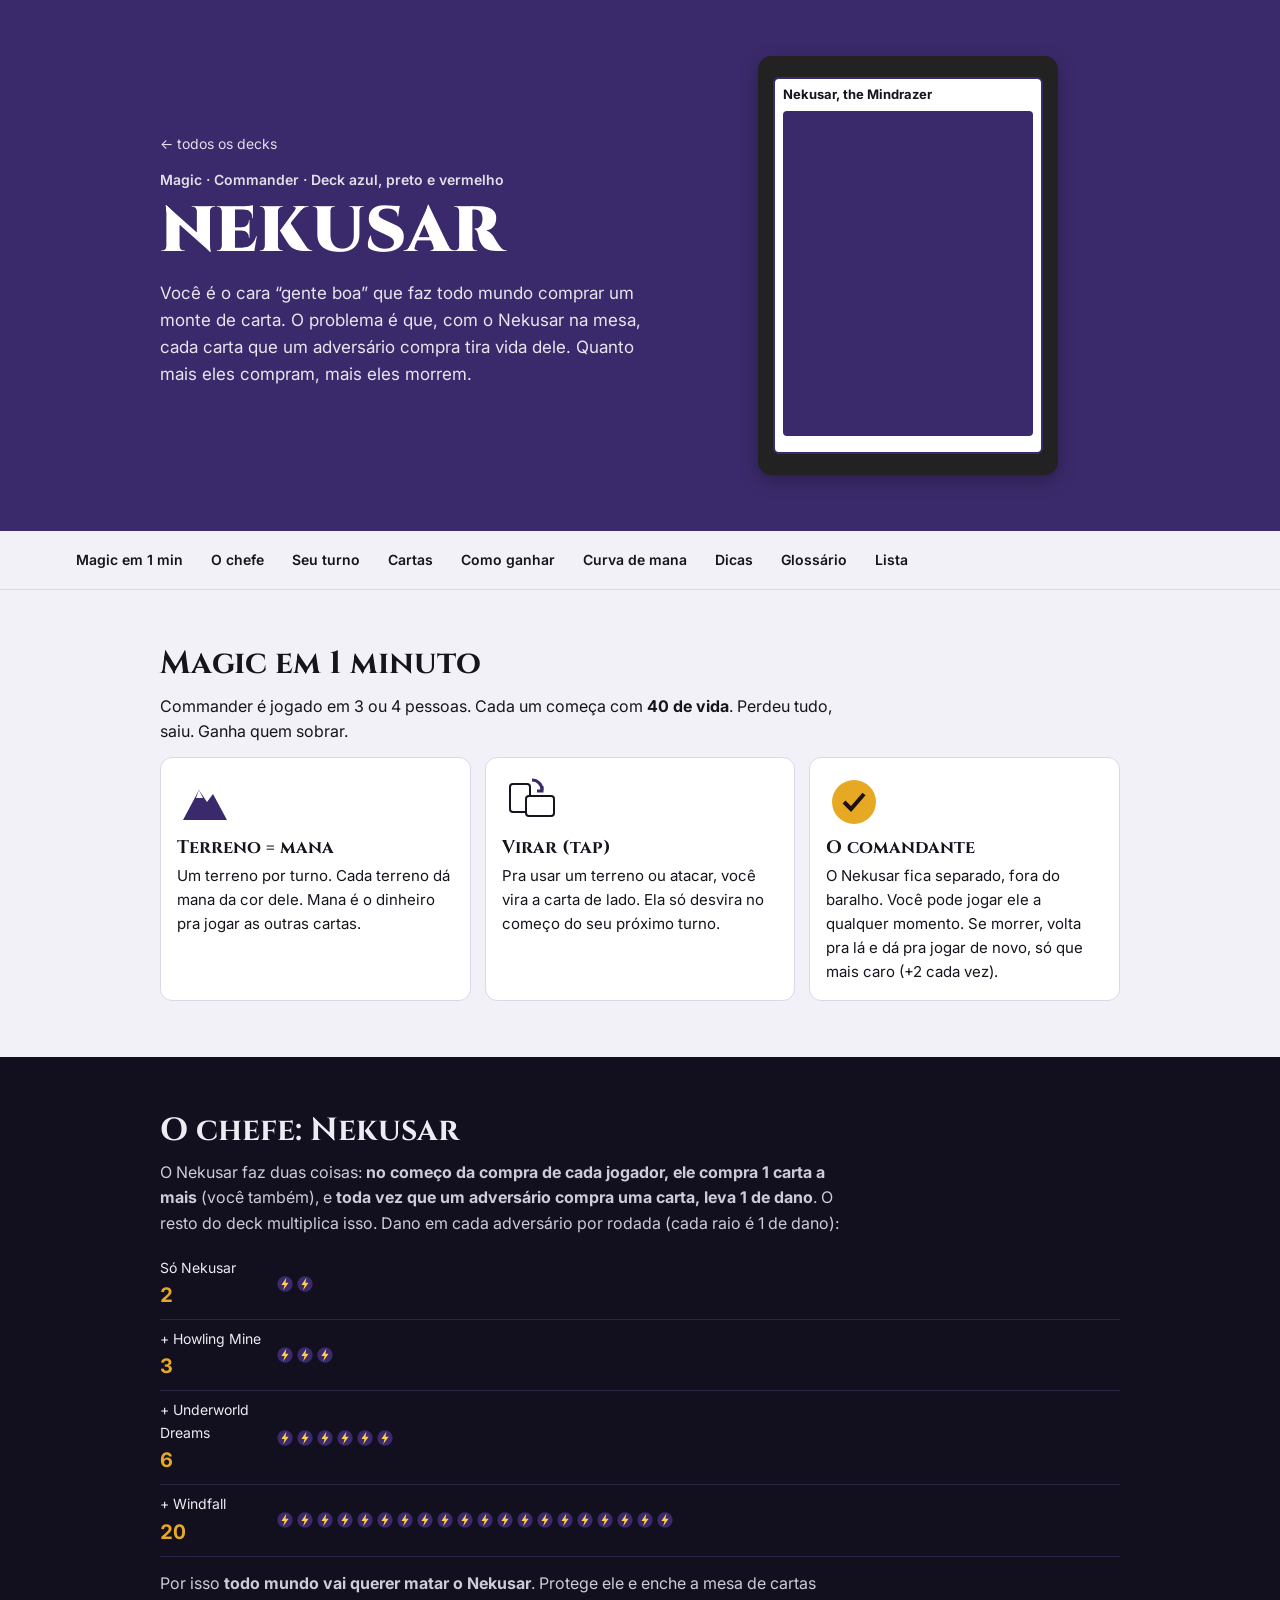
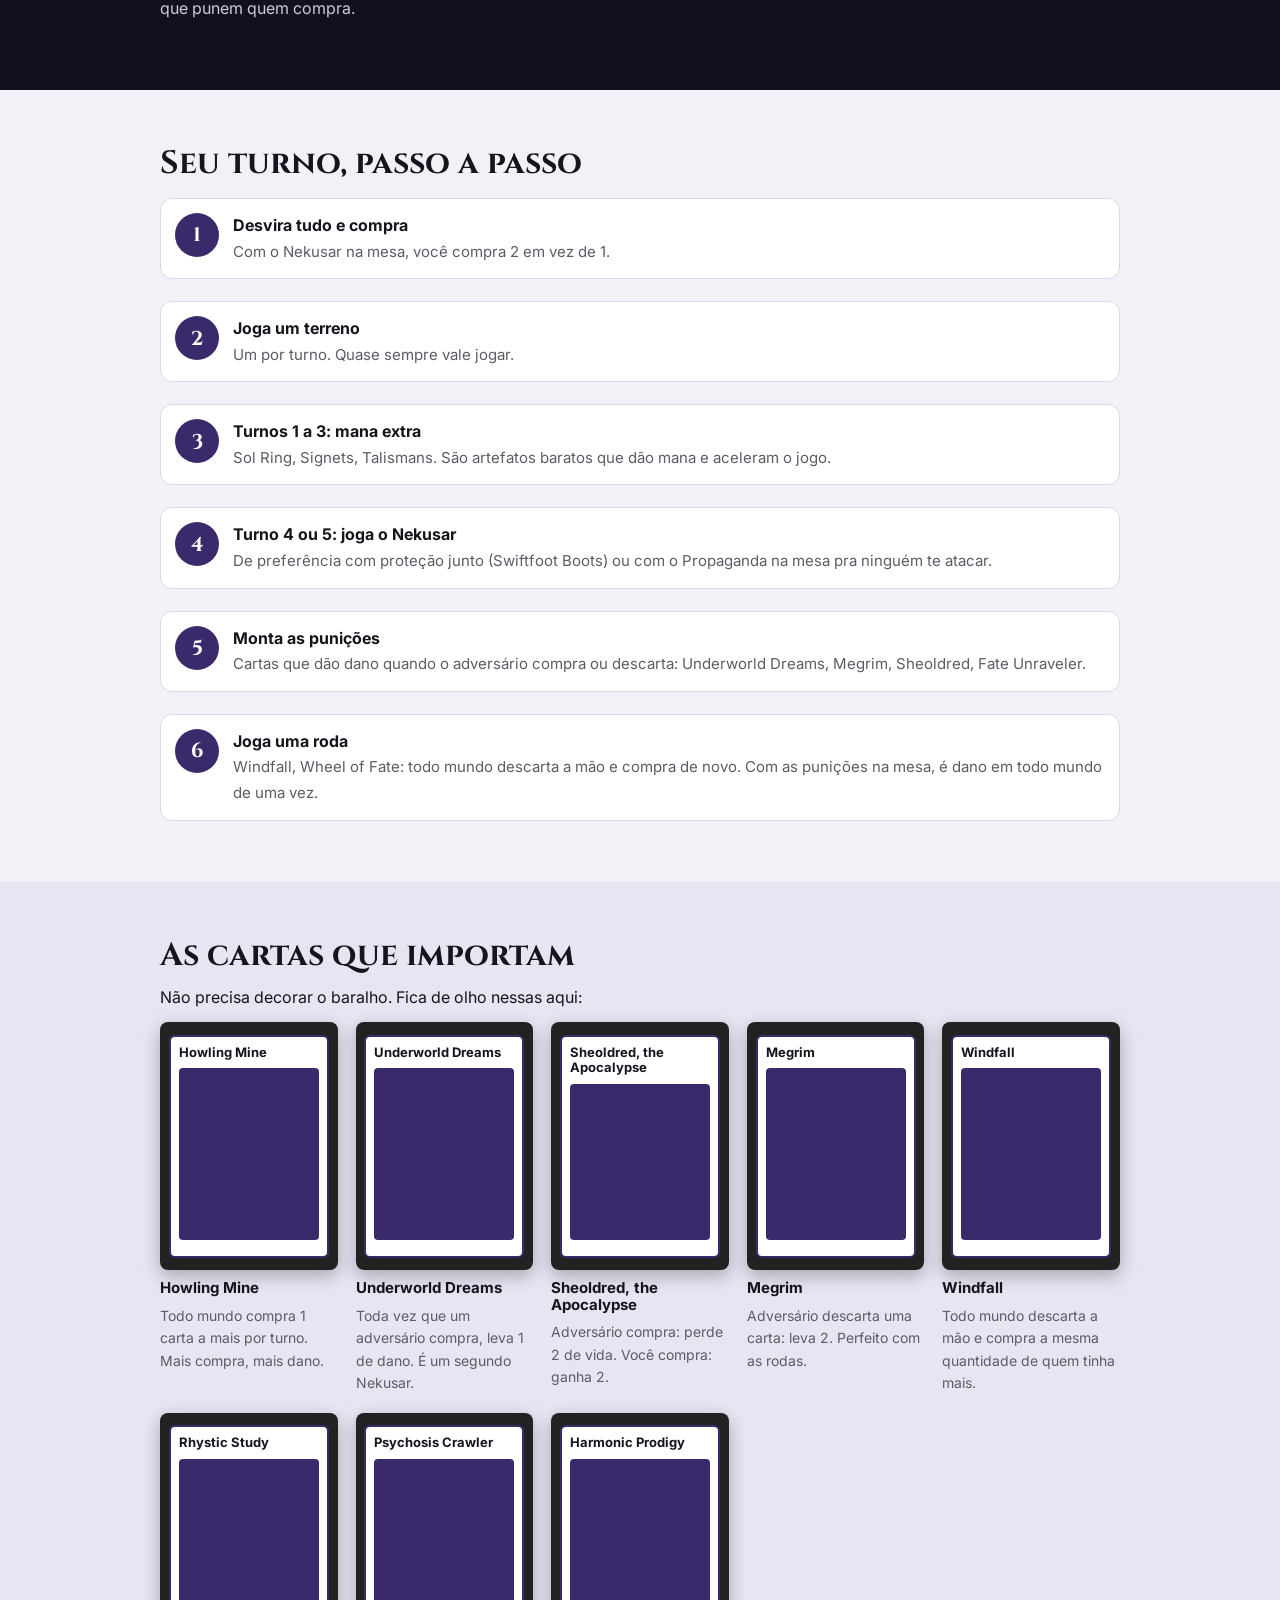
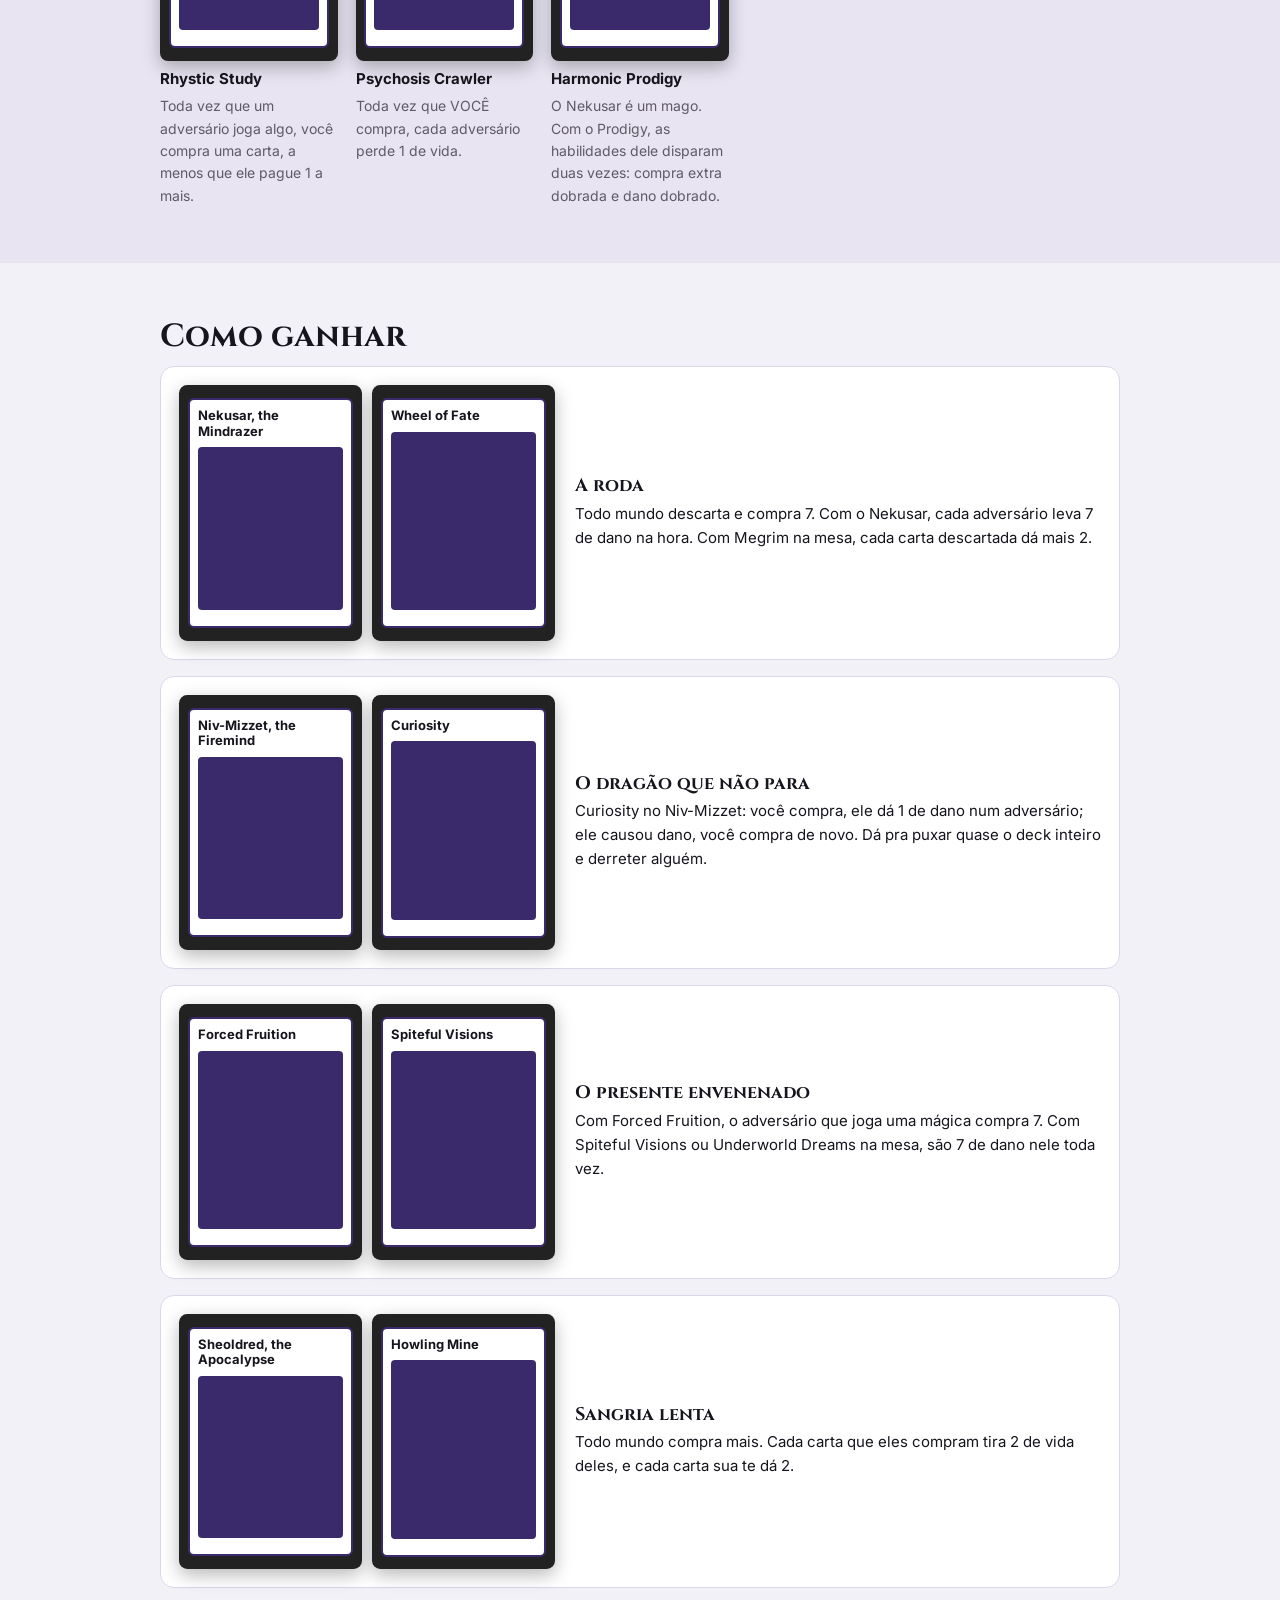
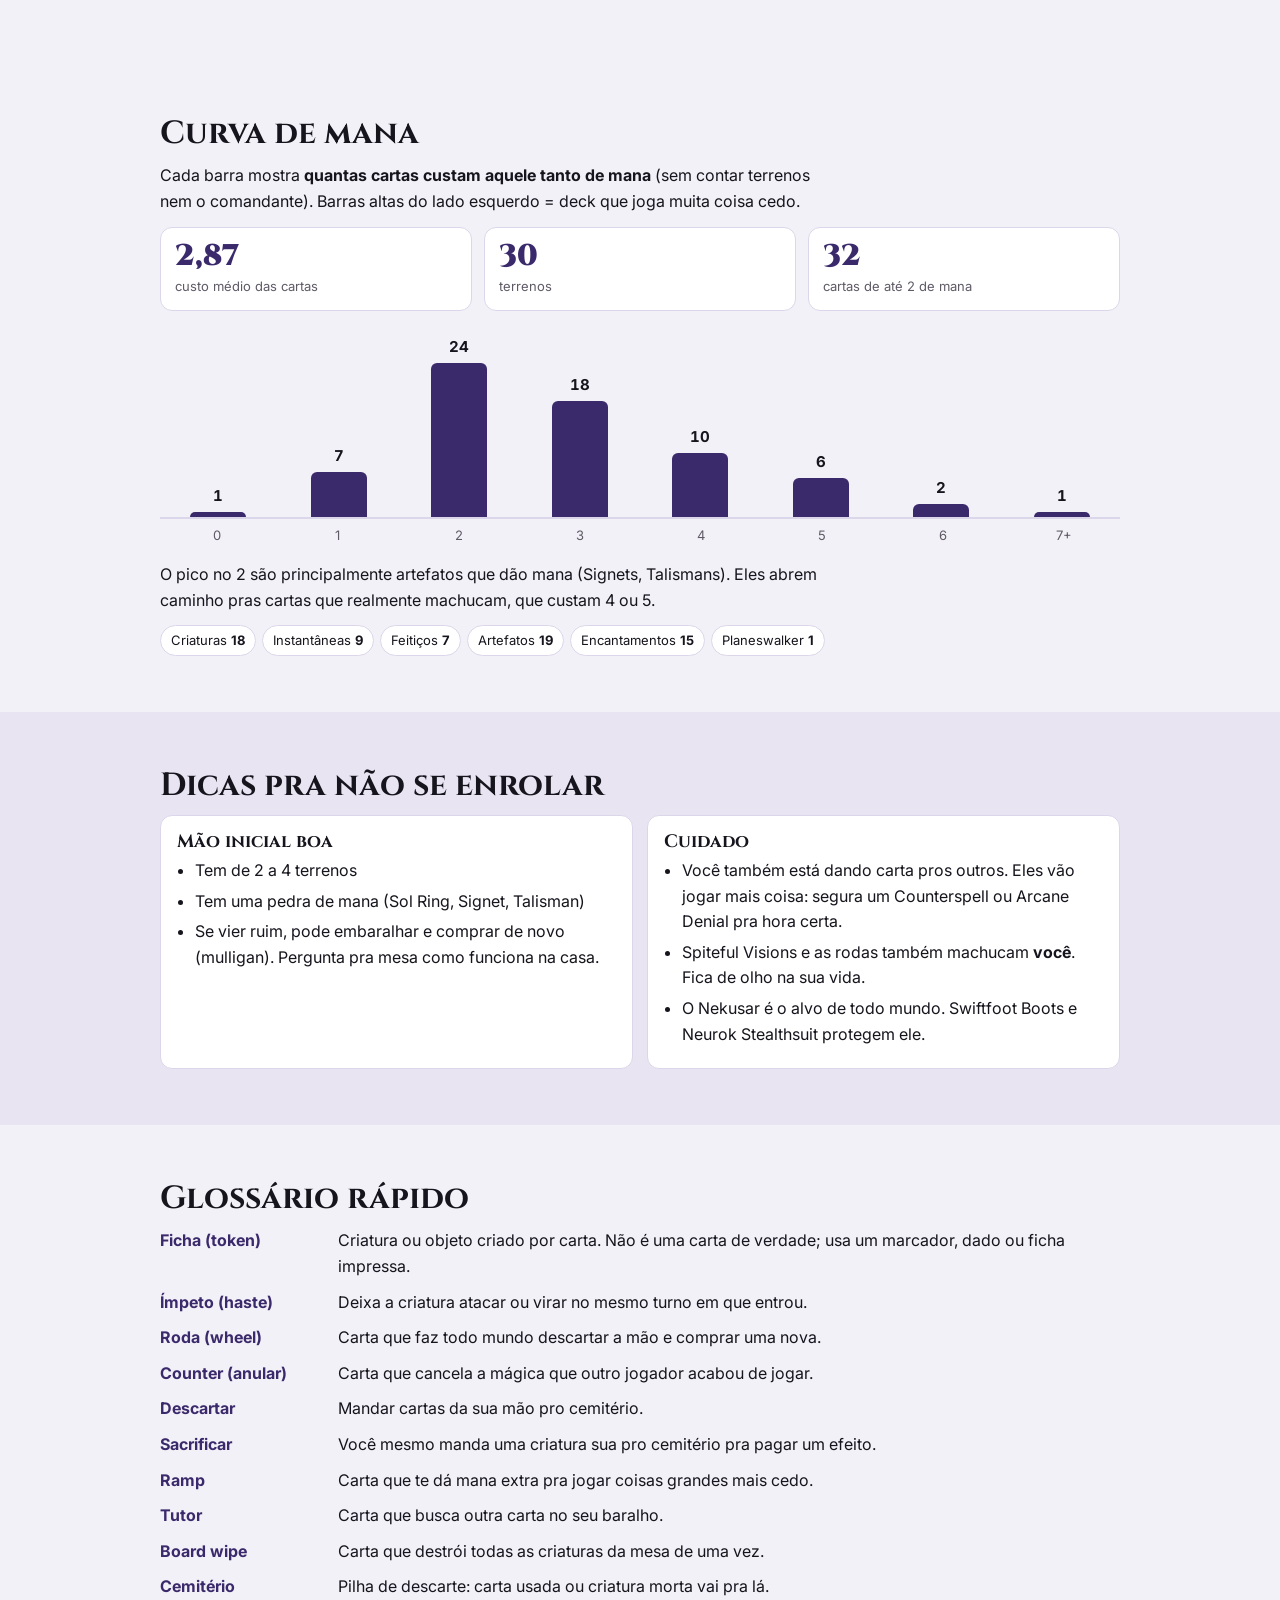
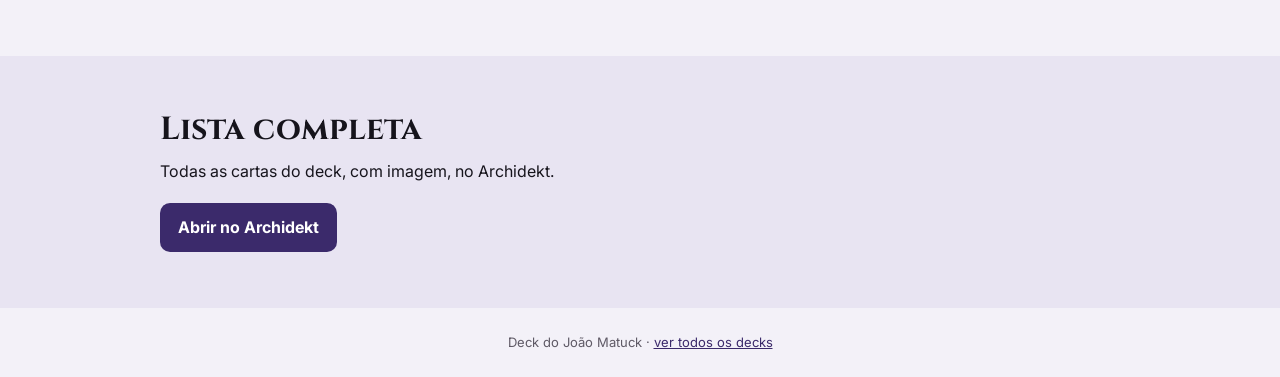
<file: decks/nekusar/index.html>
<!DOCTYPE html>
<html lang="pt-BR">
<head>
<meta charset="utf-8">
<meta name="viewport" content="width=device-width, initial-scale=1">
<title>NEKUSAR — como o deck roda</title>
<link rel="preconnect" href="https://fonts.googleapis.com">
<link href="https://fonts.googleapis.com/css2?family=Cinzel:wght@700;900&family=Inter:wght@400;600;700&display=swap" rel="stylesheet">
<link rel="stylesheet" href="../deck.css">
</head>
<body>
<script src="data.js"></script>
<script src="../deck.js"></script>
</body>
</html>
</file>
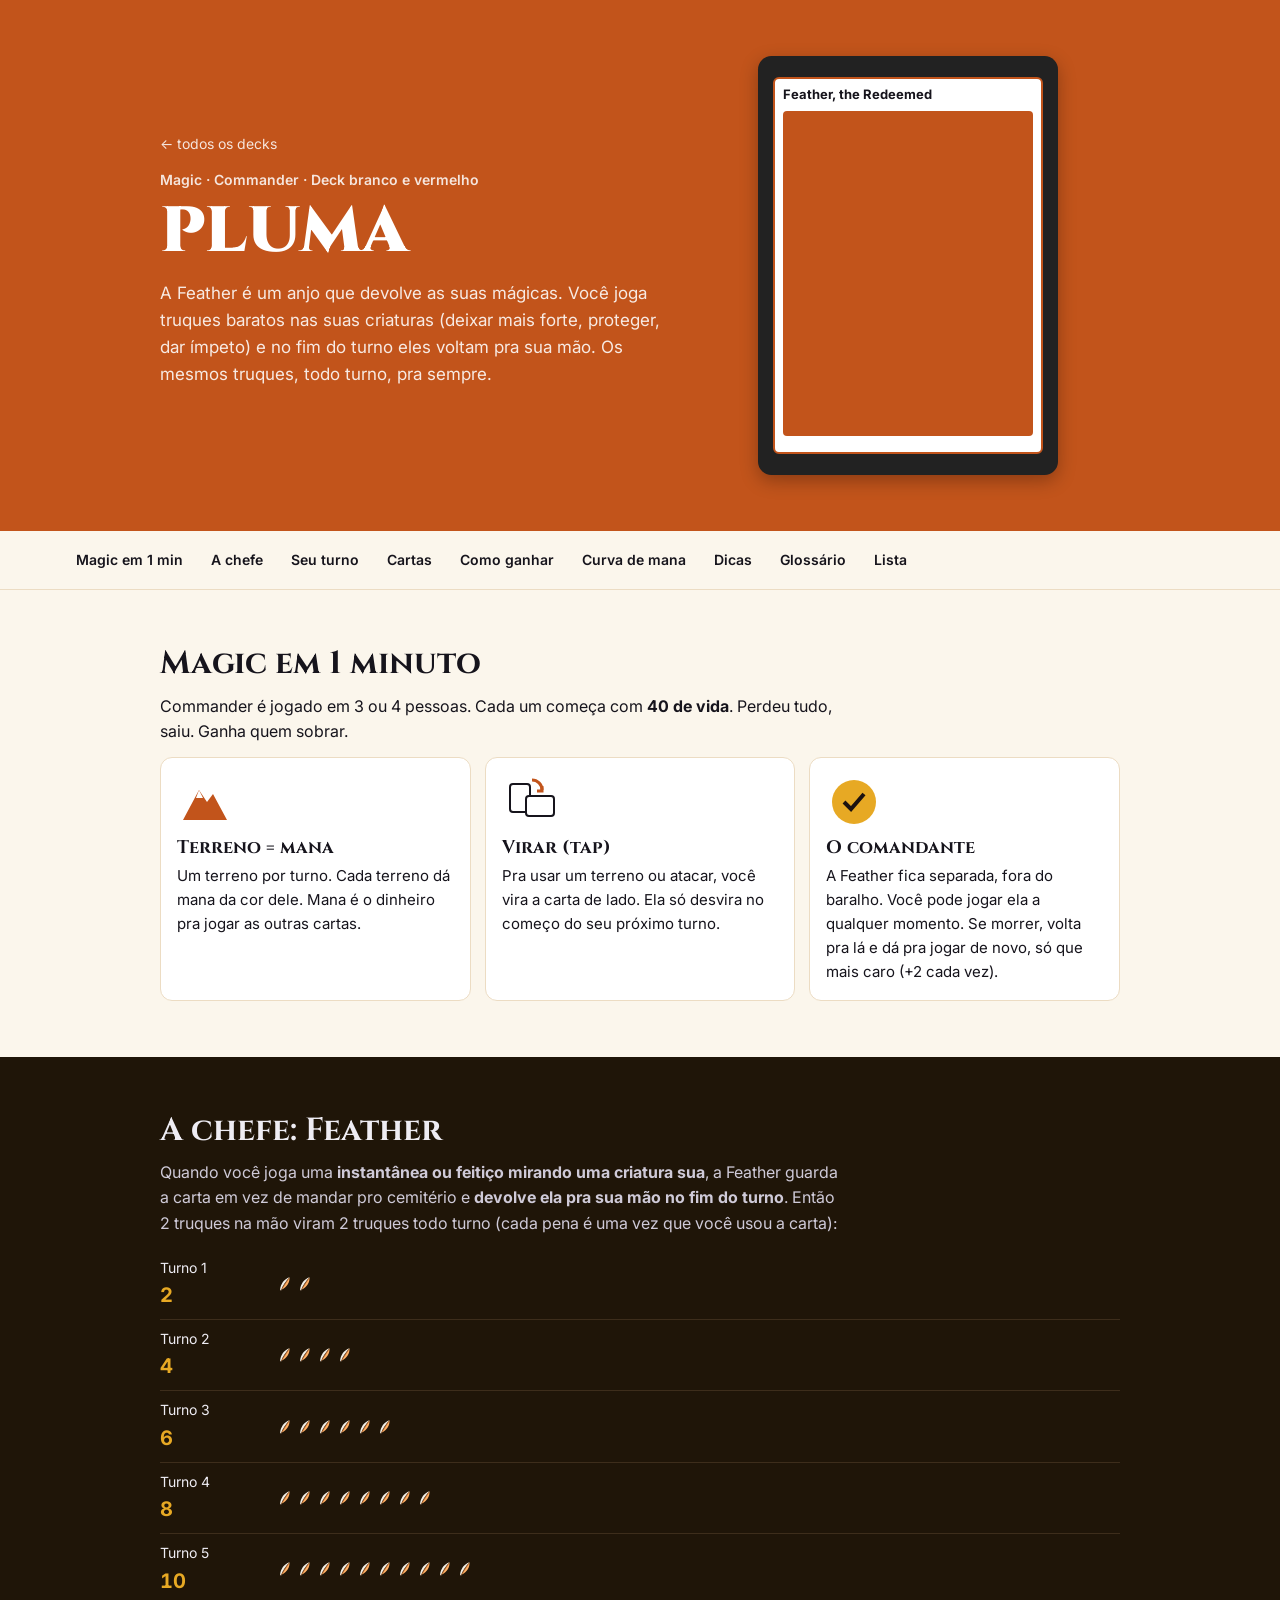
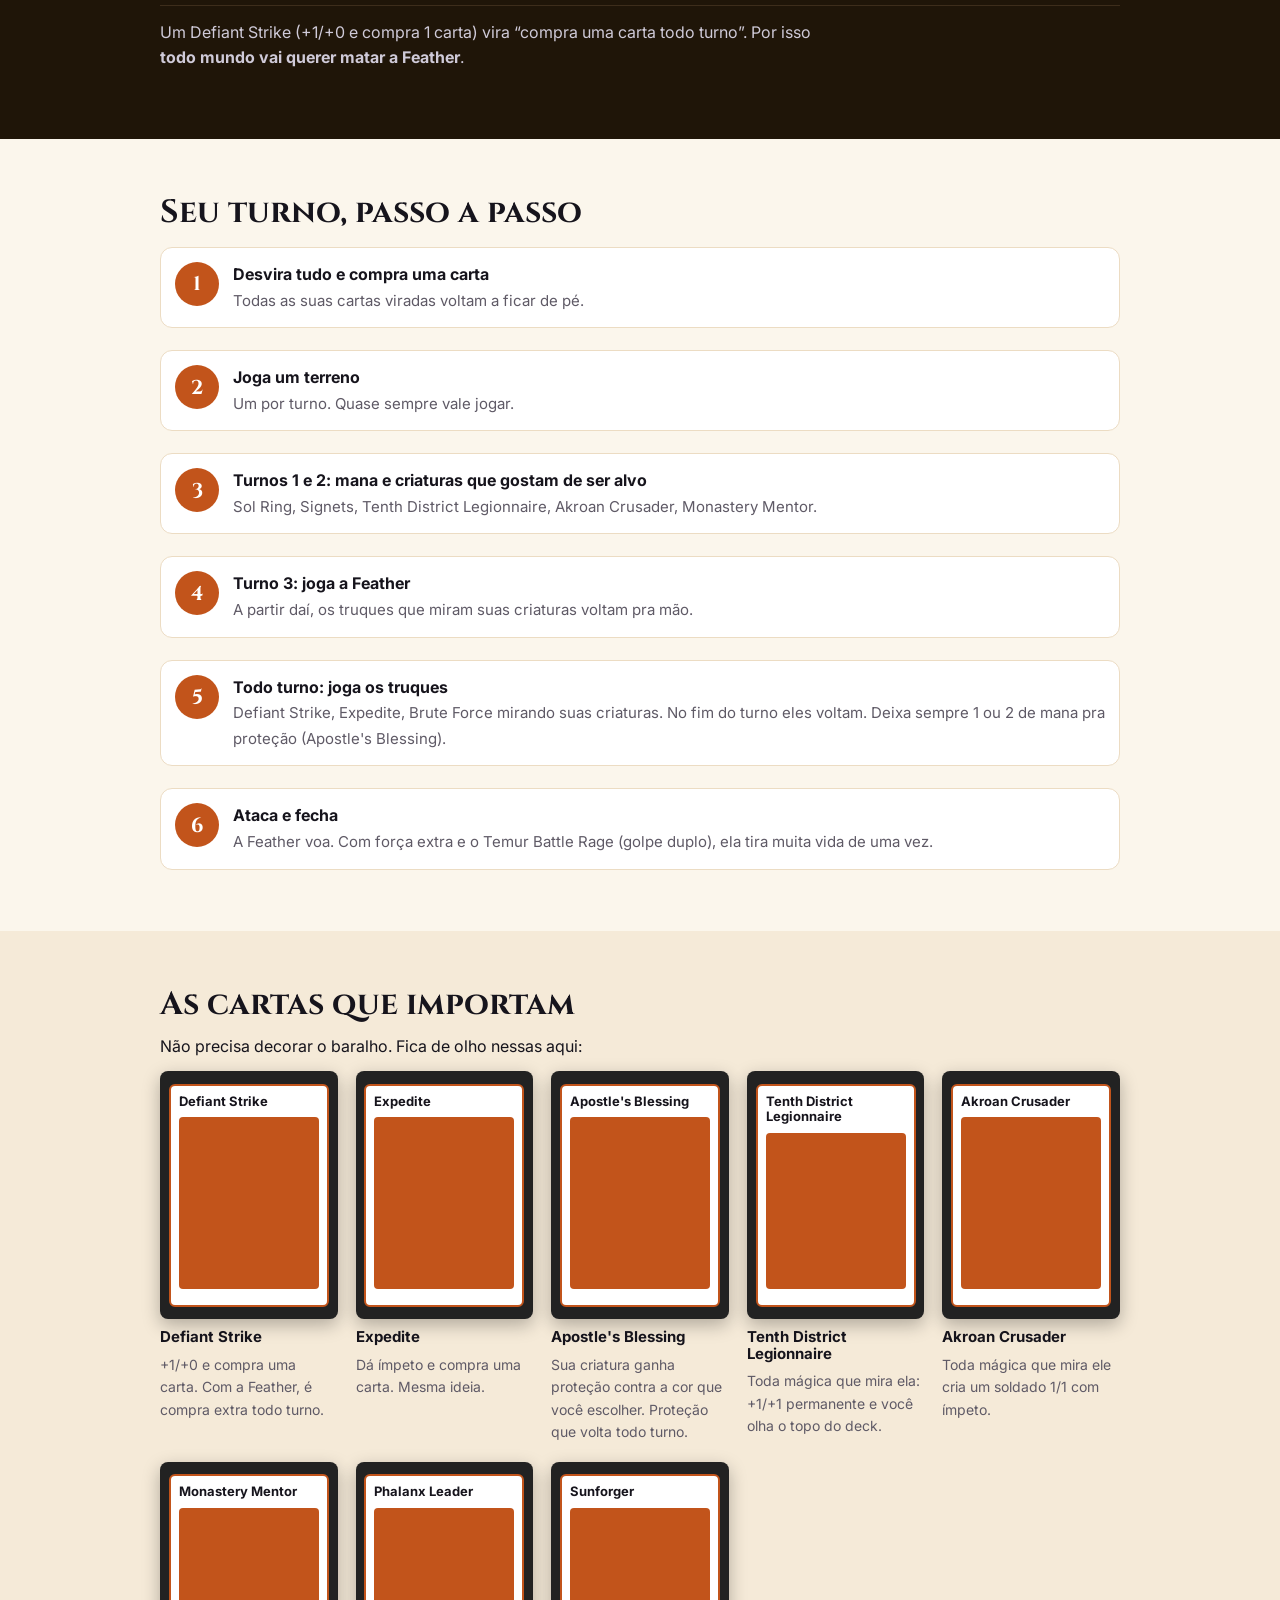
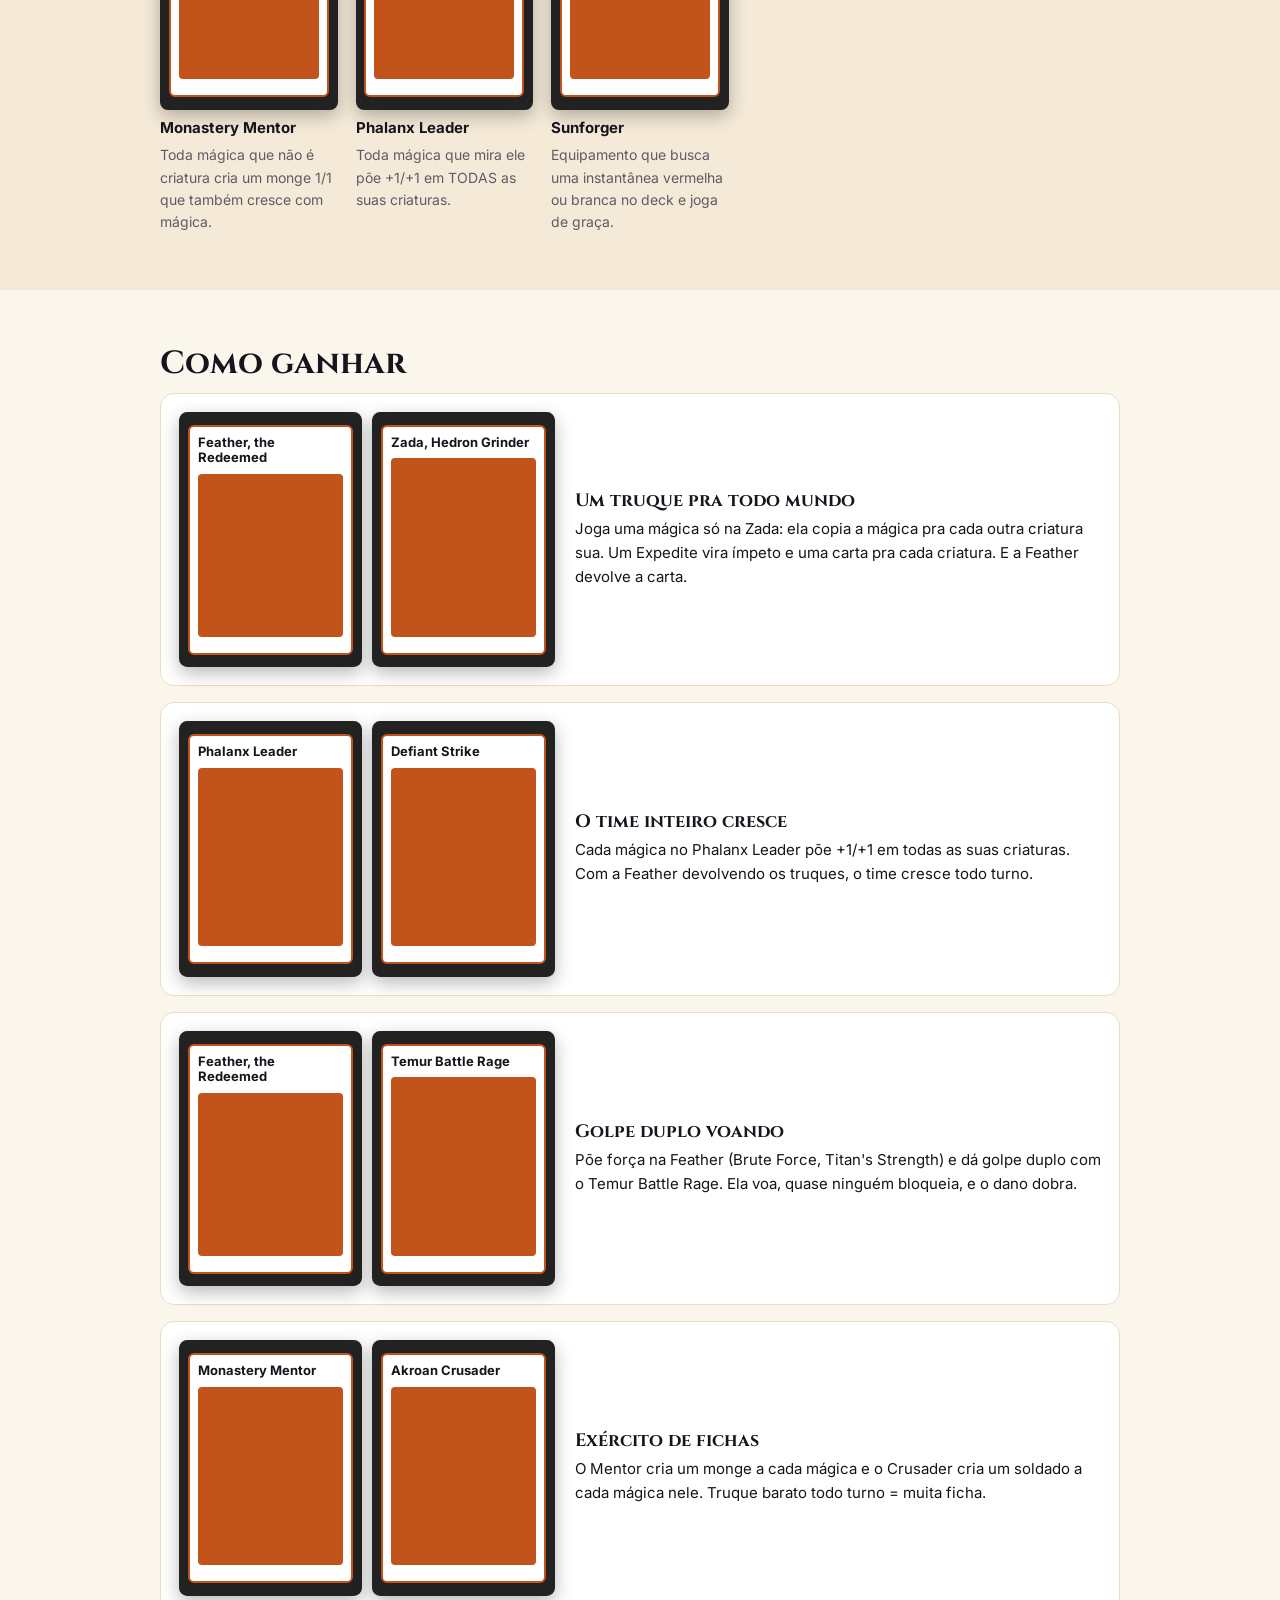
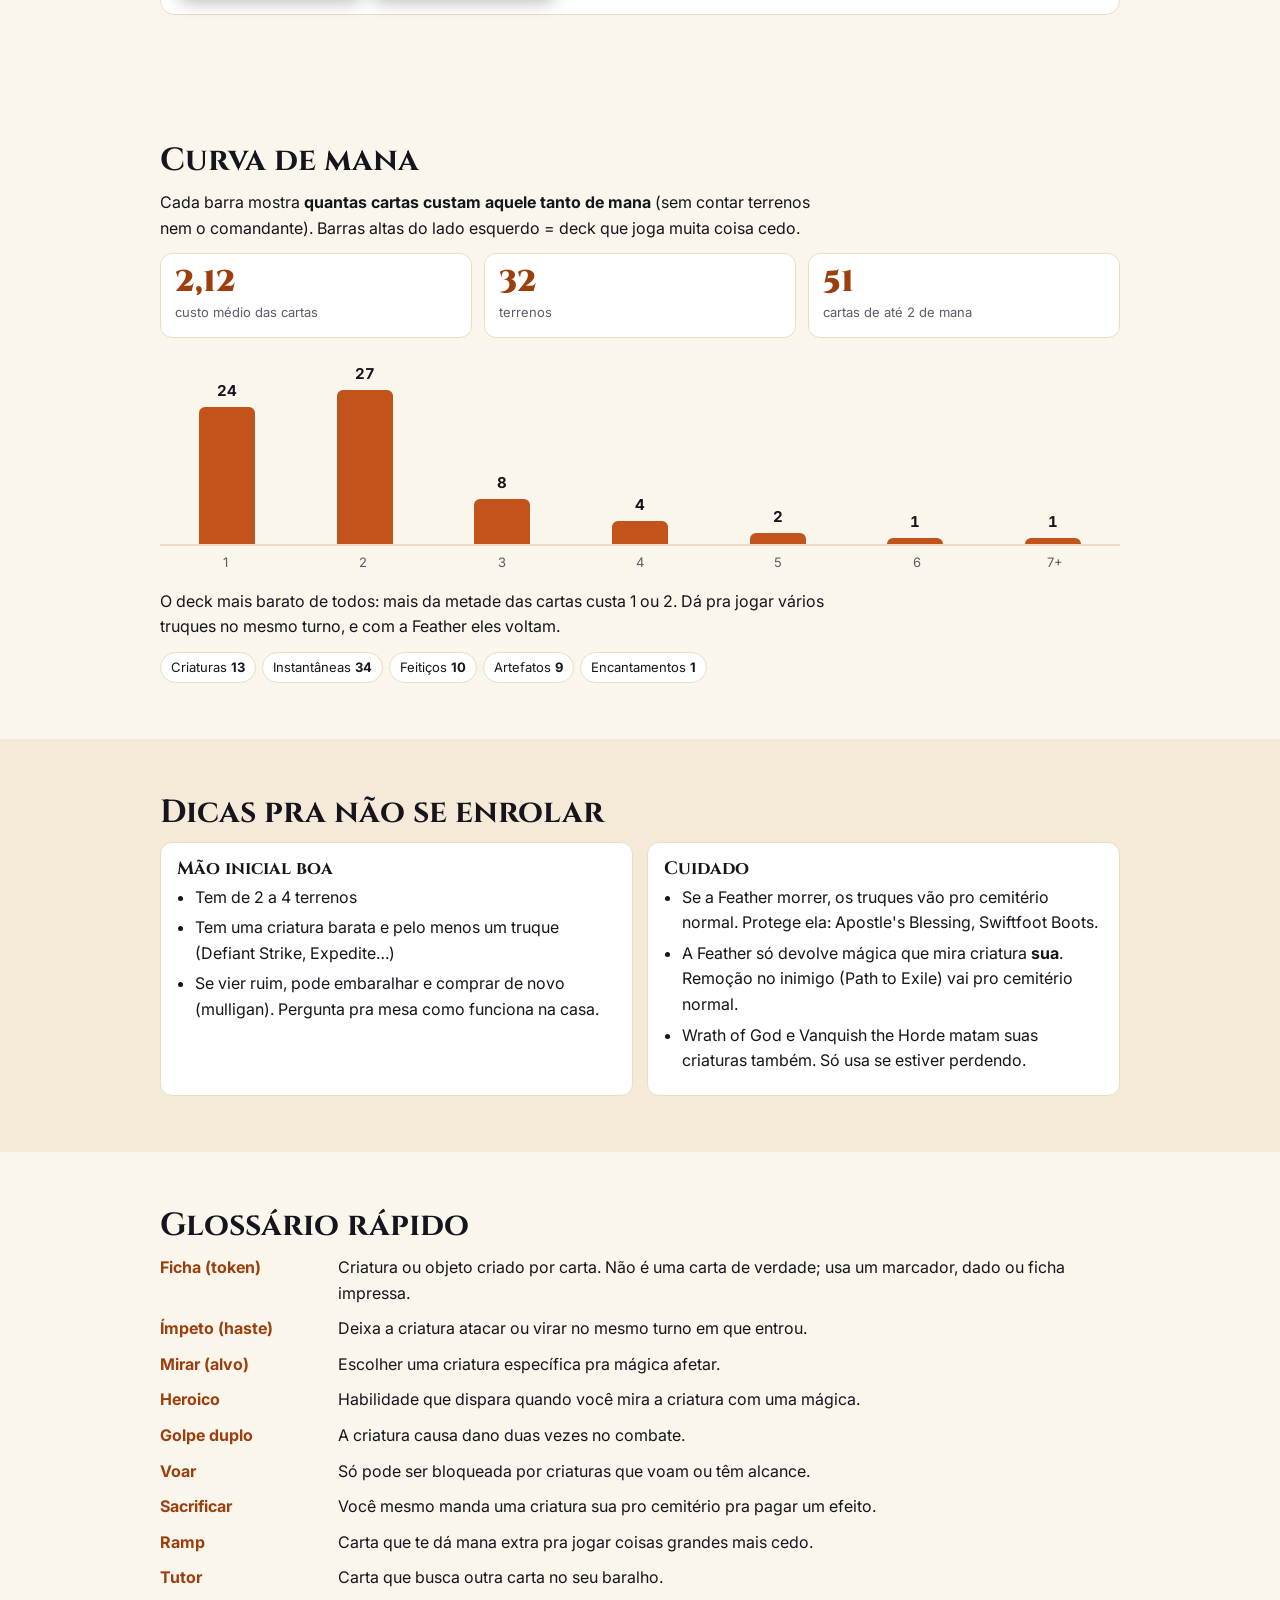
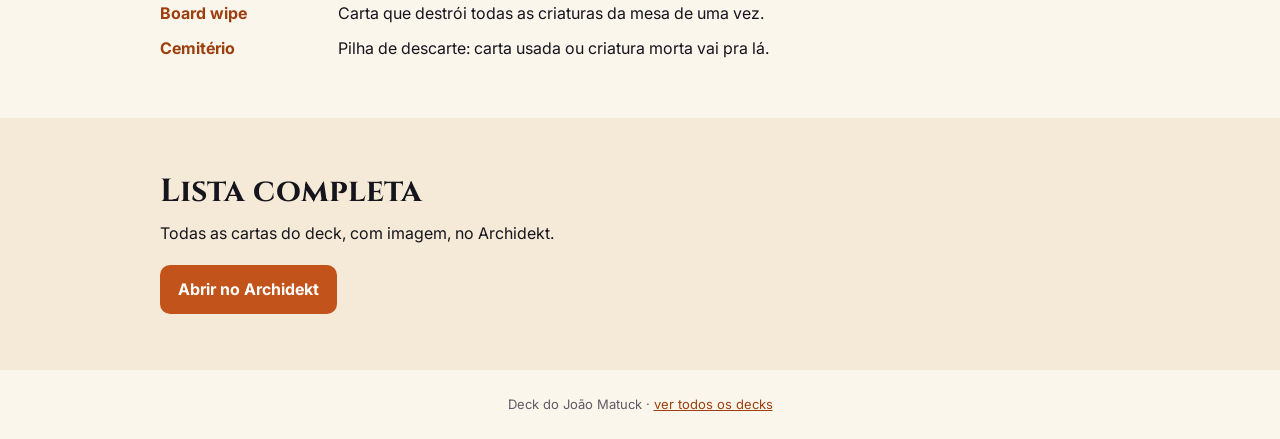
<file: decks/pluma/index.html>
<!DOCTYPE html>
<html lang="pt-BR">
<head>
<meta charset="utf-8">
<meta name="viewport" content="width=device-width, initial-scale=1">
<title>PLUMA — como o deck roda</title>
<link rel="preconnect" href="https://fonts.googleapis.com">
<link href="https://fonts.googleapis.com/css2?family=Cinzel:wght@700;900&family=Inter:wght@400;600;700&display=swap" rel="stylesheet">
<link rel="stylesheet" href="../deck.css">
</head>
<body>
<script src="data.js"></script>
<script src="../deck.js"></script>
</body>
</html>
</file>
<file: decks/deck.css>
/* Visual compartilhado das páginas de deck. As cores de cada deck vêm do data.js (tema). */
:root{color-scheme:light dark;
--bg:light-dark(#fbf4ee,#140b09);--ink:light-dark(#1c1210,#f6ece6);--mut:light-dark(#6d5a54,#bba79f);
--red:#c4221b;--red2:light-dark(#a01a14,#ef5a46);--card:light-dark(#fff,#21130f);--line:light-dark(#ead8cf,#3a2620);
--alt:light-dark(#f4e6dd,#1b100c);--horde:#1c1210;--hline:#3a2620;--heroP:rgba(255,255,255,.88);--gold:#e7a924}
:root[data-theme=light]{color-scheme:light}:root[data-theme=dark]{color-scheme:dark}
*{box-sizing:border-box;min-width:0}
body{margin:0;background:var(--bg);color:var(--ink);font:16px/1.6 Inter,system-ui,sans-serif;overflow-x:clip}
h1,h2,h3{font-family:Cinzel,Georgia,serif;line-height:1.1;text-wrap:balance;margin:0}
h2{font-size:clamp(24px,5vw,32px);margin-bottom:12px}
h3{font-size:18px;margin:0 0 6px}
p{margin:0 0 12px;max-width:68ch}
a{color:var(--red2)}
.band{padding:clamp(28px,5vw,56px) max(5vw,18px)}
.wrap{max-width:960px;margin:0 auto}
.alt{background:var(--alt)}
.hero{background:var(--red);color:#fff}
.hero .in{display:grid;grid-template-columns:minmax(0,1.2fr) minmax(0,1fr);gap:28px;align-items:center}
.hero .tag{font-weight:600;opacity:.85;font-size:14px;margin-bottom:6px}
.hero h1{font-size:clamp(40px,10vw,64px);font-weight:900}
.hero p{font-size:17px;margin-top:12px;color:var(--heroP)}
.hero .cmd{max-width:300px;justify-self:center;width:100%}
nav{position:sticky;top:0;z-index:5;background:var(--bg);border-bottom:1px solid var(--line)}
nav .scroll{display:flex;gap:4px;padding:8px max(5vw,12px);overflow-x:auto}
nav a{flex:none;text-decoration:none;color:var(--ink);font-weight:600;font-size:14px;padding:10px 12px;border-radius:8px}
nav a:hover,nav a:focus-visible{background:var(--line);outline:none}
.back{display:inline-block;color:#fff;opacity:.85;text-decoration:none;font-size:14px;margin-bottom:14px}
/* cartas */
.mtg{position:relative;aspect-ratio:63/88;border-radius:4.5%/3.2%;overflow:hidden;background:#222;box-shadow:0 6px 18px rgba(0,0,0,.28)}
.mtg img{position:absolute;inset:0;width:100%;height:100%;object-fit:cover}
.mtg .fb{position:absolute;inset:5%;border-radius:6px;background:var(--card);border:2px solid var(--red);display:flex;flex-direction:column;padding:8px;color:var(--ink)}
.mtg .fb b{font-size:13px;line-height:1.2}
.mtg .fb i{flex:1;margin:8px 0;border-radius:4px;background:var(--red)}
.cardgrid{display:grid;grid-template-columns:repeat(auto-fill,minmax(150px,1fr));gap:18px}
.ci p{font-size:14px;margin:8px 0 0;color:var(--mut)}
.ci h3{font-family:Inter,sans-serif;font-size:15px;margin-top:10px}
/* básico */
.basics{display:grid;grid-template-columns:repeat(3,minmax(0,1fr));gap:14px}
.bx{background:var(--card);border:1px solid var(--line);border-radius:12px;padding:16px}
.bx svg{width:56px;height:56px;display:block;margin-bottom:8px}
.bx p{font-size:15px;margin:0}
/* conta do comandante */
.horde{background:var(--horde);color:#eeecf3}
.horde p{color:#cfcad8}
.hrow{display:grid;grid-template-columns:6.5em minmax(0,1fr);gap:12px;align-items:center;padding:8px 0;border-bottom:1px solid var(--hline)}
.hrow .lb{font-size:14px}.hrow .lb b{display:block;color:var(--gold);font-size:20px;font-variant-numeric:tabular-nums}
.heads{display:flex;flex-wrap:wrap;gap:2px}
.heads svg{width:18px;height:18px;animation:pop .35s ease-out both}
@keyframes pop{from{transform:scale(0)}}
@media (prefers-reduced-motion:reduce){.heads svg{animation:none}}
/* passos */
.steps{list-style:none;padding:0;margin:0;counter-reset:s;display:grid;gap:12px}
.steps li{counter-increment:s;display:grid;grid-template-columns:44px minmax(0,1fr);gap:14px;background:var(--card);border:1px solid var(--line);border-radius:12px;padding:14px}
.steps li::before{content:counter(s);width:44px;height:44px;border-radius:50%;background:var(--red);color:#fff;font:700 20px Cinzel,serif;display:grid;place-items:center}
.steps b{display:block;font-size:16px}.steps span{font-size:15px;color:var(--mut)}
/* vitória */
.win{display:grid;grid-template-columns:minmax(0,1fr) minmax(0,1.4fr);gap:20px;align-items:center;background:var(--card);border:1px solid var(--line);border-radius:14px;padding:18px;margin-bottom:16px}
.win .pair{display:grid;grid-template-columns:repeat(2,minmax(0,1fr));gap:10px}
.win p{font-size:15px;margin:0}
/* curva de mana */
.curve{display:grid;grid-template-columns:repeat(var(--n),minmax(0,1fr));gap:8px;align-items:end;height:190px;margin:18px 0 6px;padding:0 2px;border-bottom:2px solid var(--line)}
.curve div{display:flex;flex-direction:column;justify-content:flex-end;align-items:center;height:100%}
.curve b{font-size:15px;margin-bottom:4px;font-variant-numeric:tabular-nums}
.curve i{display:block;width:100%;max-width:56px;border-radius:6px 6px 0 0;background:var(--red)}
.cx{display:grid;grid-template-columns:repeat(var(--n),minmax(0,1fr));gap:8px;text-align:center;font-size:13px;color:var(--mut);margin-bottom:16px}
.stats{display:grid;grid-template-columns:repeat(3,minmax(0,1fr));gap:12px;margin-bottom:14px}
.stat{background:var(--card);border:1px solid var(--line);border-radius:12px;padding:12px 14px}
.stat b{display:block;font:900 clamp(24px,5vw,30px) Cinzel,serif;color:var(--red2);line-height:1.1}
.stat span{font-size:13px;color:var(--mut)}
.types{display:flex;flex-wrap:wrap;gap:6px;margin-top:10px}
.types span{border:1px solid var(--line);background:var(--card);border-radius:999px;padding:4px 10px;font-size:13px;white-space:nowrap}
/* resto */
.grid2{display:grid;grid-template-columns:repeat(2,minmax(0,1fr));gap:14px}
ul{margin:6px 0 0;padding-left:1.1em}li{margin:5px 0}
dl{display:grid;grid-template-columns:minmax(0,10em) minmax(0,1fr);gap:10px 18px;margin:0}
dt{font-weight:700;color:var(--red2)}dd{margin:0}
.cta{display:inline-block;margin-top:6px;background:var(--red);color:#fff;text-decoration:none;font-weight:700;padding:12px 18px;border-radius:10px}
footer{font-size:13px;color:var(--mut);text-align:center;padding:24px}
@media(max-width:700px){.hero .in,.basics,.grid2,.win{grid-template-columns:minmax(0,1fr)}.hero .cmd{max-width:220px}dl{grid-template-columns:minmax(0,1fr)}dd{margin-bottom:8px}}
@media(max-width:600px){.stats{grid-template-columns:minmax(0,1fr) minmax(0,1fr)}.curve{height:150px;gap:5px}.cx{gap:5px}}
@media print{@page{size:A4;margin:0}:root,:root[data-theme=dark]{color-scheme:light}html,body{-webkit-print-color-adjust:exact;print-color-adjust:exact}nav,.back{display:none}.heads svg{animation:none}.hero .in{grid-template-columns:1.3fr 1fr}.basics{grid-template-columns:repeat(3,1fr)}.cardgrid{grid-template-columns:repeat(4,1fr)}.win{grid-template-columns:1fr 1.4fr}.grid2{grid-template-columns:1fr 1fr}.win,.ci,.steps li,.bx,.hrow,header,.curva-sec{break-inside:avoid}#turno,#vitoria{break-before:page}}
</file>
